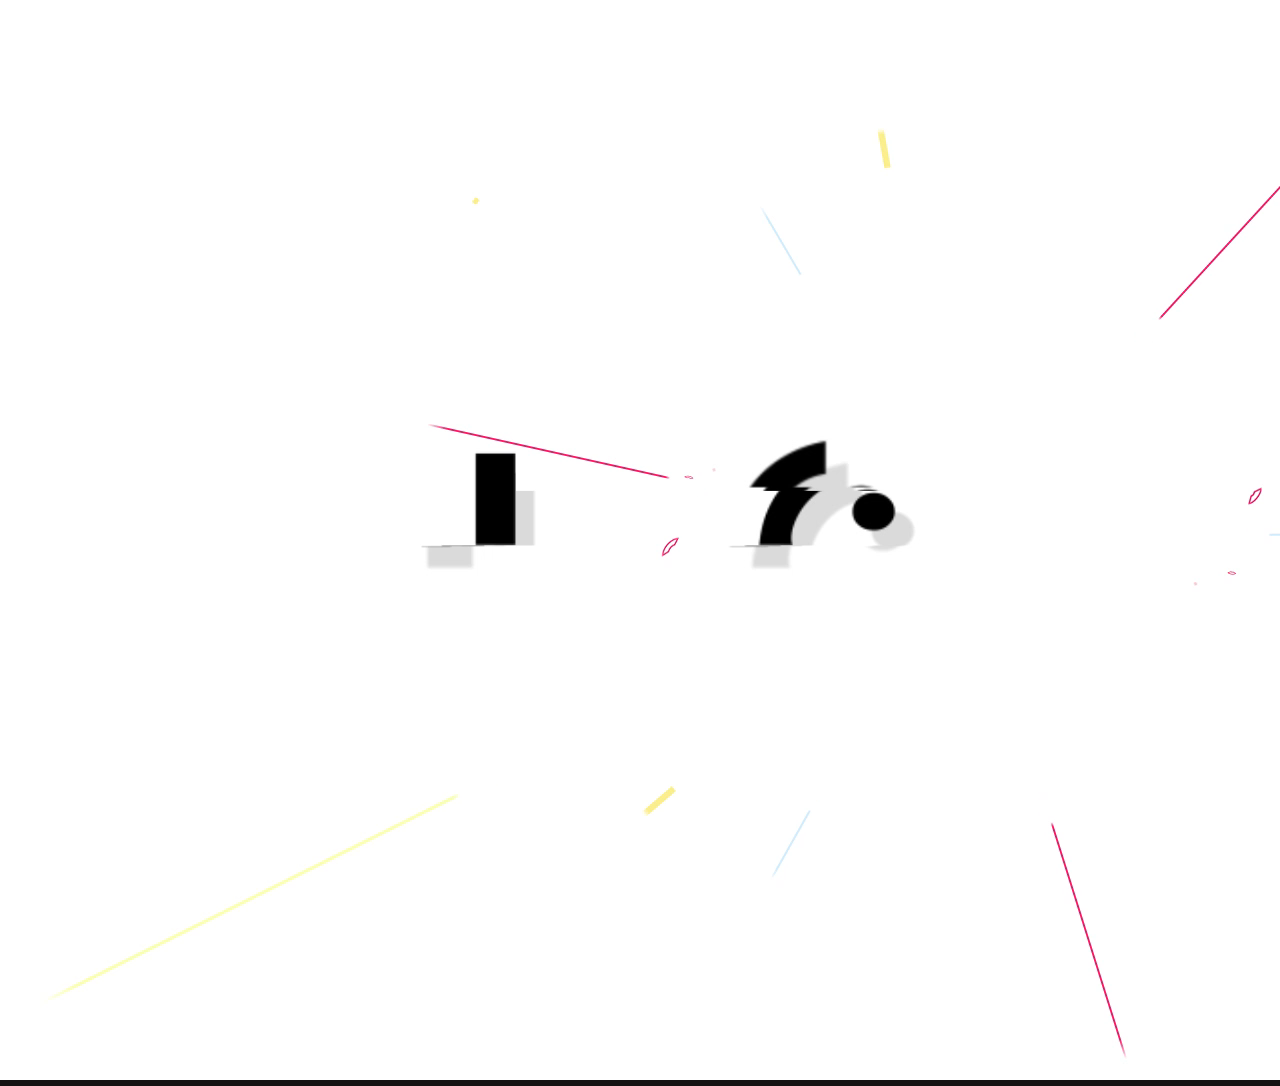
<file: index.html>
<!doctype html>
<html lang="en">

<head>
	
	<!-- Required meta tags -->
	<meta charset="utf-8">
	<meta name="viewport" content="width=device-width, initial-scale=1">
	<link rel="stylesheet" href="assets/css/style.css">
	<!--favicon-->
	<link rel="icon" href="img/INFINITYfav.png" type="image/png" />
	<!--plugins-->
	<!-- loader-->
	<link href="assets/css/pace.min.css" rel="stylesheet" />
	<script src="assets/js/pace.min.js"></script>
	<!-- Bootstrap CSS -->
	<link href="assets/css/bootstrap.min.css" rel="stylesheet">
	<link href="https://fonts.googleapis.com/css2?family=Roboto:wght@400;500&display=swap" rel="stylesheet">
	<link href="assets/css/app.css" rel="stylesheet">
	<link href="assets/css/icons.css" rel="stylesheet">
	
	
	
	<title>Infinity Agency</title>
</head>

<body class="bg-theme bg-theme2">
	
	<div class="embed-responsive embed-responsive-16by9">
		<video class="embed-responsive-item" id="opening" src="vids/opening.mp4" autoplay muted playsinline   preload="auto" ></video>
	</div>

	<div class="buttonChoiceNone" id="buttonChoice">
		<div class="d-flex  justify-content-center">

			<div class="justify-content-start align-items-end picture d-flex flex-column">
				
				<a href="index.html" class="partepict">
					<img src="img/partenaire2.jpg" alt="Partenaires" class="blur">
				</a>
				<div class="d-flex">

					<p class="partenaires"> Partenaires </p>
				</div>
			</div>
			
			<div class="justify-content-start align-items-start picture d-flex flex-column">
				<a href="index.html">
					<img  class="blur" src="img/Influ3.jpg" alt="Influenceurs">
				</a>
				
				<div class="d-flex">
					<p class="influenceurs">Influenceurs </p>
				</div>
			</div>

		</div>
	</div>


	
	<!--end switcher-->
	<!-- Bootstrap JS -->
	<script src="assets/js/bootstrap.bundle.min.js"></script>
	<!--plugins-->
	<script src="assets/js/jquery.min.js"></script>
	<script src="assets/plugins/simplebar/js/simplebar.min.js"></script>
	<script src="assets/plugins/metismenu/js/metisMenu.min.js"></script>
	<script src="assets/plugins/perfect-scrollbar/js/perfect-scrollbar.js"></script>
	<script src="assets/plugins/chartjs/js/Chart.min.js"></script>
	<script src="assets/plugins/vectormap/jquery-jvectormap-2.0.2.min.js"></script>
    <script src="assets/plugins/vectormap/jquery-jvectormap-world-mill-en.js"></script>
	<script src="assets/plugins/jquery.easy-pie-chart/jquery.easypiechart.min.js"></script>
	<script src="assets/plugins/sparkline-charts/jquery.sparkline.min.js"></script>
	<script src="assets/plugins/jquery-knob/excanvas.js"></script>
	<script src="assets/plugins/jquery-knob/jquery.knob.js"></script>
	  <script>
		  $(function() {
			  $(".knob").knob();
		  });
	  </script>
	  <script src="assets/js/index.js"></script>
	<!--app JS-->
	<script src="assets/js/app.js"></script>
	<script src="assets/js/script.js"></script>
</body>

</html>
</file>
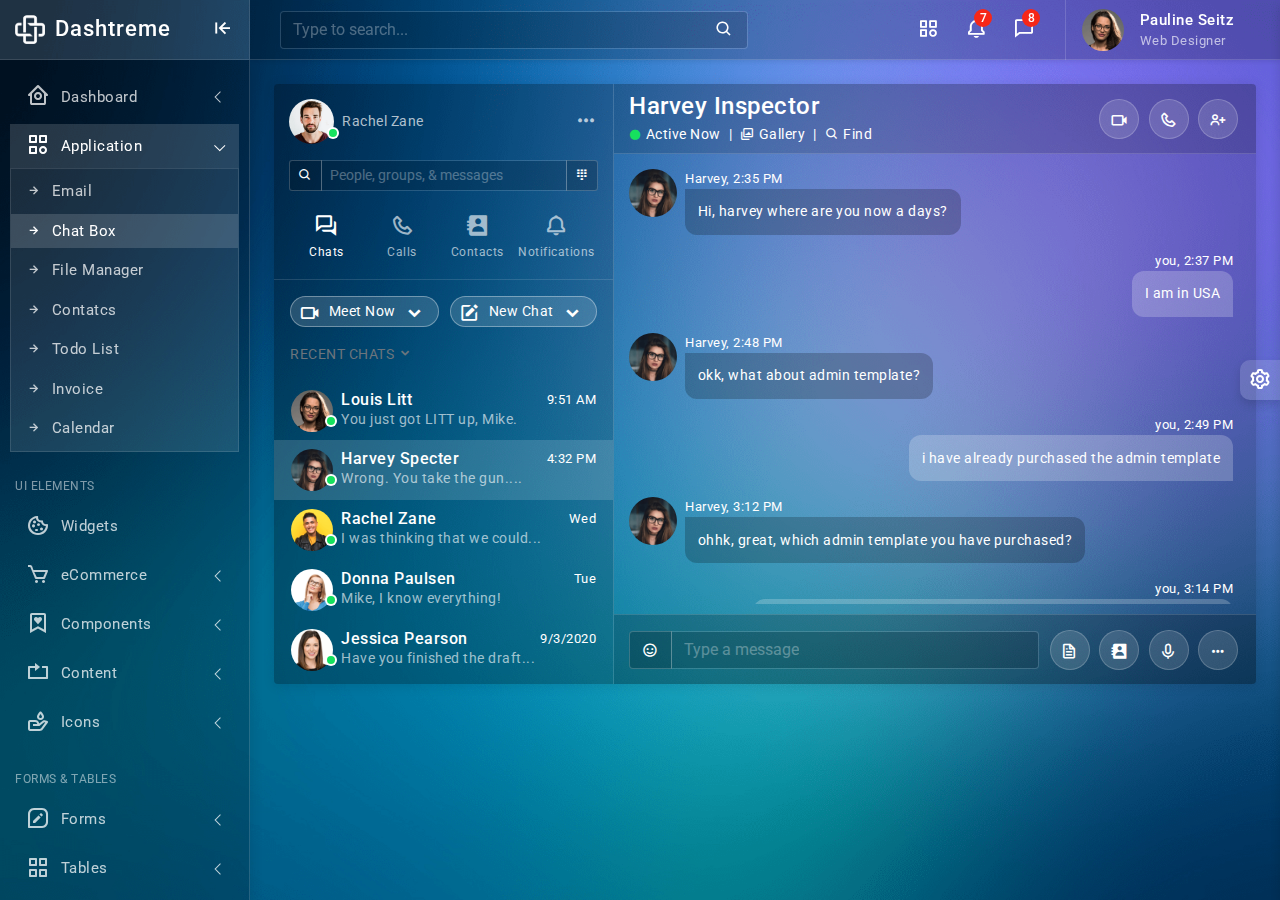
<file: app-chat-box.html>
<!doctype html>
<html lang="en">

<head>
	<!-- Required meta tags -->
	<meta charset="utf-8">
	<meta name="viewport" content="width=device-width, initial-scale=1">
	<!--favicon-->
	<link rel="icon" href="assets/images/favicon-32x32.png" type="image/png" />
	<!--plugins-->
	<link href="assets/plugins/simplebar/css/simplebar.css" rel="stylesheet" />
	<link href="assets/plugins/perfect-scrollbar/css/perfect-scrollbar.css" rel="stylesheet" />
	<link href="assets/plugins/metismenu/css/metisMenu.min.css" rel="stylesheet" />
	<!-- loader-->
	<link href="assets/css/pace.min.css" rel="stylesheet" />
	<script src="assets/js/pace.min.js"></script>
	<!-- Bootstrap CSS -->
	<link href="assets/css/bootstrap.min.css" rel="stylesheet">
	<link href="https://fonts.googleapis.com/css2?family=Roboto:wght@400;500&display=swap" rel="stylesheet">
	<link href="assets/css/app.css" rel="stylesheet">
	<link href="assets/css/icons.css" rel="stylesheet">
	
	<title>Dashtreme - Multipurpose Bootstrap5 Admin Template</title>
</head>

<body class="bg-theme bg-theme1">
	<!--wrapper-->
	<div class="wrapper">
		<!--sidebar wrapper -->
		<div class="sidebar-wrapper" data-simplebar="true">
			<div class="sidebar-header">
				<div>
					<img src="assets/images/logo-icon.png" class="logo-icon" alt="logo icon">
				</div>
				<div>
					<h4 class="logo-text">Dashtreme</h4>
				</div>
				<div class="toggle-icon ms-auto"><i class='bx bx-arrow-to-left'></i>
				</div>
			</div>
			<!--navigation-->
			<ul class="metismenu" id="menu">
				<li>
					<a href="javascript:;" class="has-arrow">
						<div class="parent-icon"><i class='bx bx-home-circle'></i>
						</div>
						<div class="menu-title">Dashboard</div>
					</a>
					<ul>
						<li> <a href="index.html"><i class="bx bx-right-arrow-alt"></i>Default</a>
						</li>
						<li> <a href="dashboard-eCommerce.html"><i class="bx bx-right-arrow-alt"></i>eCommerce</a>
						</li>
						<li> <a href="dashboard-sales.html"><i class="bx bx-right-arrow-alt"></i>Sales</a>
						</li>
						<li> <a href="dashboard-analytics.html"><i class="bx bx-right-arrow-alt"></i>Analytics</a>
						</li>
						<li> <a href="dashboard-alternate.html"><i class="bx bx-right-arrow-alt"></i>Alternate</a>
						</li>
						<li> <a href="dashboard-digital-marketing.html"><i class="bx bx-right-arrow-alt"></i>Digital Marketing</a>
						</li>
						<li> <a href="dashboard-human-resources.html"><i class="bx bx-right-arrow-alt"></i>Human Resources</a>
						</li>
					</ul>
				</li>
				<li>
					<a href="javascript:;" class="has-arrow">
						<div class="parent-icon"><i class="bx bx-category"></i>
						</div>
						<div class="menu-title">Application</div>
					</a>
					<ul>
						<li> <a href="app-emailbox.html"><i class="bx bx-right-arrow-alt"></i>Email</a>
						</li>
						<li> <a href="app-chat-box.html"><i class="bx bx-right-arrow-alt"></i>Chat Box</a>
						</li>
						<li> <a href="app-file-manager.html"><i class="bx bx-right-arrow-alt"></i>File Manager</a>
						</li>
						<li> <a href="app-contact-list.html"><i class="bx bx-right-arrow-alt"></i>Contatcs</a>
						</li>
						<li> <a href="app-to-do.html"><i class="bx bx-right-arrow-alt"></i>Todo List</a>
						</li>
						<li> <a href="app-invoice.html"><i class="bx bx-right-arrow-alt"></i>Invoice</a>
						</li>
						<li> <a href="app-fullcalender.html"><i class="bx bx-right-arrow-alt"></i>Calendar</a>
						</li>
					</ul>
				</li>
				<li class="menu-label">UI Elements</li>
				<li>
					<a href="widgets.html">
						<div class="parent-icon"><i class='bx bx-cookie'></i>
						</div>
						<div class="menu-title">Widgets</div>
					</a>
				</li>
				<li>
					<a href="javascript:;" class="has-arrow">
						<div class="parent-icon"><i class='bx bx-cart'></i>
						</div>
						<div class="menu-title">eCommerce</div>
					</a>
					<ul>
						<li> <a href="ecommerce-products.html"><i class="bx bx-right-arrow-alt"></i>Products</a>
						</li>
						<li> <a href="ecommerce-products-details.html"><i class="bx bx-right-arrow-alt"></i>Product Details</a>
						</li>
						<li> <a href="ecommerce-add-new-products.html"><i class="bx bx-right-arrow-alt"></i>Add New Products</a>
						</li>
						<li> <a href="ecommerce-orders.html"><i class="bx bx-right-arrow-alt"></i>Orders</a>
						</li>
					</ul>
				</li>
				<li>
					<a class="has-arrow" href="javascript:;">
						<div class="parent-icon"><i class='bx bx-bookmark-heart'></i>
						</div>
						<div class="menu-title">Components</div>
					</a>
					<ul>
						<li> <a href="component-alerts.html"><i class="bx bx-right-arrow-alt"></i>Alerts</a>
						</li>
						<li> <a href="component-accordions.html"><i class="bx bx-right-arrow-alt"></i>Accordions</a>
						</li>
						<li> <a href="component-badges.html"><i class="bx bx-right-arrow-alt"></i>Badges</a>
						</li>
						<li> <a href="component-buttons.html"><i class="bx bx-right-arrow-alt"></i>Buttons</a>
						</li>
						<li> <a href="component-cards.html"><i class="bx bx-right-arrow-alt"></i>Cards</a>
						</li>
						<li> <a href="component-carousels.html"><i class="bx bx-right-arrow-alt"></i>Carousels</a>
						</li>
						<li> <a href="component-list-groups.html"><i class="bx bx-right-arrow-alt"></i>List Groups</a>
						</li>
						<li> <a href="component-media-object.html"><i class="bx bx-right-arrow-alt"></i>Media Objects</a>
						</li>
						<li> <a href="component-modals.html"><i class="bx bx-right-arrow-alt"></i>Modals</a>
						</li>
						<li> <a href="component-navs-tabs.html"><i class="bx bx-right-arrow-alt"></i>Navs & Tabs</a>
						</li>
						<li> <a href="component-navbar.html"><i class="bx bx-right-arrow-alt"></i>Navbar</a>
						</li>
						<li> <a href="component-paginations.html"><i class="bx bx-right-arrow-alt"></i>Pagination</a>
						</li>
						<li> <a href="component-popovers-tooltips.html"><i class="bx bx-right-arrow-alt"></i>Popovers & Tooltips</a>
						</li>
						<li> <a href="component-progress-bars.html"><i class="bx bx-right-arrow-alt"></i>Progress</a>
						</li>
						<li> <a href="component-spinners.html"><i class="bx bx-right-arrow-alt"></i>Spinners</a>
						</li>
						<li> <a href="component-notifications.html"><i class="bx bx-right-arrow-alt"></i>Notifications</a>
						</li>
						<li> <a href="component-avtars-chips.html"><i class="bx bx-right-arrow-alt"></i>Avatrs & Chips</a>
						</li>
					</ul>
				</li>
				<li>
					<a class="has-arrow" href="javascript:;">
						<div class="parent-icon"><i class="bx bx-repeat"></i>
						</div>
						<div class="menu-title">Content</div>
					</a>
					<ul>
						<li> <a href="content-grid-system.html"><i class="bx bx-right-arrow-alt"></i>Grid System</a>
						</li>
						<li> <a href="content-typography.html"><i class="bx bx-right-arrow-alt"></i>Typography</a>
						</li>
						<li> <a href="content-text-utilities.html"><i class="bx bx-right-arrow-alt"></i>Text Utilities</a>
						</li>
					</ul>
				</li>
				<li>
					<a class="has-arrow" href="javascript:;">
						<div class="parent-icon"> <i class="bx bx-donate-blood"></i>
						</div>
						<div class="menu-title">Icons</div>
					</a>
					<ul>
						<li> <a href="icons-line-icons.html"><i class="bx bx-right-arrow-alt"></i>Line Icons</a>
						</li>
						<li> <a href="icons-boxicons.html"><i class="bx bx-right-arrow-alt"></i>Boxicons</a>
						</li>
						<li> <a href="icons-feather-icons.html"><i class="bx bx-right-arrow-alt"></i>Feather Icons</a>
						</li>
					</ul>
				</li>
				<li class="menu-label">Forms & Tables</li>
				<li>
					<a class="has-arrow" href="javascript:;">
						<div class="parent-icon"><i class='bx bx-message-square-edit'></i>
						</div>
						<div class="menu-title">Forms</div>
					</a>
					<ul>
						<li> <a href="form-elements.html"><i class="bx bx-right-arrow-alt"></i>Form Elements</a>
						</li>
						<li> <a href="form-input-group.html"><i class="bx bx-right-arrow-alt"></i>Input Groups</a>
						</li>
						<li> <a href="form-layouts.html"><i class="bx bx-right-arrow-alt"></i>Forms Layouts</a>
						</li>
						<li> <a href="form-validations.html"><i class="bx bx-right-arrow-alt"></i>Form Validation</a>
						</li>
						<li> <a href="form-wizard.html"><i class="bx bx-right-arrow-alt"></i>Form Wizard</a>
						</li>
						<li> <a href="form-text-editor.html"><i class="bx bx-right-arrow-alt"></i>Text Editor</a>
						</li>
						<li> <a href="form-file-upload.html"><i class="bx bx-right-arrow-alt"></i>File Upload</a>
						</li>
						<li> <a href="form-date-time-pickes.html"><i class="bx bx-right-arrow-alt"></i>Date Pickers</a>
						</li>
						<li> <a href="form-select2.html"><i class="bx bx-right-arrow-alt"></i>Select2</a>
						</li>
					</ul>
				</li>
				<li>
					<a class="has-arrow" href="javascript:;">
						<div class="parent-icon"><i class="bx bx-grid-alt"></i>
						</div>
						<div class="menu-title">Tables</div>
					</a>
					<ul>
						<li> <a href="table-basic-table.html"><i class="bx bx-right-arrow-alt"></i>Basic Table</a>
						</li>
						<li> <a href="table-datatable.html"><i class="bx bx-right-arrow-alt"></i>Data Table</a>
						</li>
					</ul>
				</li>
				<li class="menu-label">Pages</li>
				<li>
					<a class="has-arrow" href="javascript:;">
						<div class="parent-icon"><i class="bx bx-lock"></i>
						</div>
						<div class="menu-title">Authentication</div>
					</a>
					<ul>
						<li> <a href="authentication-signin.html" target="_blank"><i class="bx bx-right-arrow-alt"></i>Sign In</a>
						</li>
						<li> <a href="authentication-signup.html" target="_blank"><i class="bx bx-right-arrow-alt"></i>Sign Up</a>
						</li>
						<li> <a href="authentication-signin-with-header-footer.html" target="_blank"><i class="bx bx-right-arrow-alt"></i>Sign In with Header & Footer</a>
						</li>
						<li> <a href="authentication-signup-with-header-footer.html" target="_blank"><i class="bx bx-right-arrow-alt"></i>Sign Up with Header & Footer</a>
						</li>
						<li> <a href="authentication-forgot-password.html" target="_blank"><i class="bx bx-right-arrow-alt"></i>Forgot Password</a>
						</li>
						<li> <a href="authentication-reset-password.html" target="_blank"><i class="bx bx-right-arrow-alt"></i>Reset Password</a>
						</li>
						<li> <a href="authentication-lock-screen.html" target="_blank"><i class="bx bx-right-arrow-alt"></i>Lock Screen</a>
						</li>
					</ul>
				</li>
				<li>
					<a href="user-profile.html">
						<div class="parent-icon"><i class="bx bx-user-circle"></i>
						</div>
						<div class="menu-title">User Profile</div>
					</a>
				</li>
				<li>
					<a href="timeline.html">
						<div class="parent-icon"> <i class="bx bx-video-recording"></i>
						</div>
						<div class="menu-title">Timeline</div>
					</a>
				</li>
				<li>
					<a class="has-arrow" href="javascript:;">
						<div class="parent-icon"><i class="bx bx-error"></i>
						</div>
						<div class="menu-title">Errors</div>
					</a>
					<ul>
						<li> <a href="errors-404-error.html" target="_blank"><i class="bx bx-right-arrow-alt"></i>404 Error</a>
						</li>
						<li> <a href="errors-500-error.html" target="_blank"><i class="bx bx-right-arrow-alt"></i>500 Error</a>
						</li>
						<li> <a href="errors-coming-soon.html" target="_blank"><i class="bx bx-right-arrow-alt"></i>Coming Soon</a>
						</li>
						<li> <a href="error-blank-page.html" target="_blank"><i class="bx bx-right-arrow-alt"></i>Blank Page</a>
						</li>
					</ul>
				</li>
				<li>
					<a href="faq.html">
						<div class="parent-icon"><i class="bx bx-help-circle"></i>
						</div>
						<div class="menu-title">FAQ</div>
					</a>
				</li>
				<li>
					<a href="pricing-table.html">
						<div class="parent-icon"><i class="bx bx-diamond"></i>
						</div>
						<div class="menu-title">Pricing</div>
					</a>
				</li>
				<li class="menu-label">Charts & Maps</li>
				<li>
					<a class="has-arrow" href="javascript:;">
						<div class="parent-icon"><i class="bx bx-line-chart"></i>
						</div>
						<div class="menu-title">Charts</div>
					</a>
					<ul>
						<li> <a href="charts-apex-chart.html"><i class="bx bx-right-arrow-alt"></i>Apex</a>
						</li>
						<li> <a href="charts-chartjs.html"><i class="bx bx-right-arrow-alt"></i>Chartjs</a>
						</li>
						<li> <a href="charts-highcharts.html"><i class="bx bx-right-arrow-alt"></i>Highcharts</a>
						</li>
					</ul>
				</li>
				<li>
					<a class="has-arrow" href="javascript:;">
						<div class="parent-icon"><i class="bx bx-map-alt"></i>
						</div>
						<div class="menu-title">Maps</div>
					</a>
					<ul>
						<li> <a href="map-google-maps.html"><i class="bx bx-right-arrow-alt"></i>Google Maps</a>
						</li>
						<li> <a href="map-vector-maps.html"><i class="bx bx-right-arrow-alt"></i>Vector Maps</a>
						</li>
					</ul>
				</li>
				<li class="menu-label">Others</li>
				<li>
					<a class="has-arrow" href="javascript:;">
						<div class="parent-icon"><i class="bx bx-menu"></i>
						</div>
						<div class="menu-title">Menu Levels</div>
					</a>
					<ul>
						<li> <a class="has-arrow" href="javascript:;"><i class="bx bx-right-arrow-alt"></i>Level One</a>
							<ul>
								<li> <a class="has-arrow" href="javascript:;"><i class="bx bx-right-arrow-alt"></i>Level Two</a>
									<ul>
										<li> <a href="javascript:;"><i class="bx bx-right-arrow-alt"></i>Level Three</a>
										</li>
									</ul>
								</li>
							</ul>
						</li>
					</ul>
				</li>
				<li>
					<a href="https://codervent.com/dashtreme/documentation/index.html" target="_blank">
						<div class="parent-icon"><i class="bx bx-folder"></i>
						</div>
						<div class="menu-title">Documentation</div>
					</a>
				</li>
				<li>
					<a href="https://themeforest.net/user/codervent" target="_blank">
						<div class="parent-icon"><i class="bx bx-support"></i>
						</div>
						<div class="menu-title">Support</div>
					</a>
				</li>
			</ul>
			<!--end navigation-->
		</div>
		<!--end sidebar wrapper -->
		<!--start header -->
		<header>
			<div class="topbar d-flex align-items-center">
				<nav class="navbar navbar-expand">
					<div class="mobile-toggle-menu"><i class='bx bx-menu'></i>
					</div>
					<div class="search-bar flex-grow-1">
						<div class="position-relative search-bar-box">
							<input type="text" class="form-control search-control" placeholder="Type to search..."> <span class="position-absolute top-50 search-show translate-middle-y"><i class='bx bx-search'></i></span>
							<span class="position-absolute top-50 search-close translate-middle-y"><i class='bx bx-x'></i></span>
						</div>
					</div>
					<div class="top-menu ms-auto">
						<ul class="navbar-nav align-items-center">
							<li class="nav-item mobile-search-icon">
								<a class="nav-link" href="#">	<i class='bx bx-search'></i>
								</a>
							</li>
							<li class="nav-item dropdown dropdown-large">
								<a class="nav-link dropdown-toggle dropdown-toggle-nocaret" href="#" role="button" data-bs-toggle="dropdown" aria-expanded="false">	<i class='bx bx-category'></i>
								</a>
								<div class="dropdown-menu dropdown-menu-end">
									<div class="row row-cols-3 g-3 p-3">
										<div class="col text-center">
											<div class="app-box mx-auto"><i class='bx bx-group'></i>
											</div>
											<div class="app-title">Teams</div>
										</div>
										<div class="col text-center">
											<div class="app-box mx-auto"><i class='bx bx-atom'></i>
											</div>
											<div class="app-title">Projects</div>
										</div>
										<div class="col text-center">
											<div class="app-box mx-auto"><i class='bx bx-shield'></i>
											</div>
											<div class="app-title">Tasks</div>
										</div>
										<div class="col text-center">
											<div class="app-box mx-auto"><i class='bx bx-notification'></i>
											</div>
											<div class="app-title">Feeds</div>
										</div>
										<div class="col text-center">
											<div class="app-box mx-auto"><i class='bx bx-file'></i>
											</div>
											<div class="app-title">Files</div>
										</div>
										<div class="col text-center">
											<div class="app-box mx-auto"><i class='bx bx-filter-alt'></i>
											</div>
											<div class="app-title">Alerts</div>
										</div>
									</div>
								</div>
							</li>
							<li class="nav-item dropdown dropdown-large">
								<a class="nav-link dropdown-toggle dropdown-toggle-nocaret position-relative" href="#" role="button" data-bs-toggle="dropdown" aria-expanded="false"> <span class="alert-count">7</span>
									<i class='bx bx-bell'></i>
								</a>
								<div class="dropdown-menu dropdown-menu-end">
									<a href="javascript:;">
										<div class="msg-header">
											<p class="msg-header-title">Notifications</p>
											<p class="msg-header-clear ms-auto">Marks all as read</p>
										</div>
									</a>
									<div class="header-notifications-list">
										<a class="dropdown-item" href="javascript:;">
											<div class="d-flex align-items-center">
												<div class="notify"><i class="bx bx-group"></i>
												</div>
												<div class="flex-grow-1">
													<h6 class="msg-name">New Customers<span class="msg-time float-end">14 Sec
												ago</span></h6>
													<p class="msg-info">5 new user registered</p>
												</div>
											</div>
										</a>
										<a class="dropdown-item" href="javascript:;">
											<div class="d-flex align-items-center">
												<div class="notify"><i class="bx bx-cart-alt"></i>
												</div>
												<div class="flex-grow-1">
													<h6 class="msg-name">New Orders <span class="msg-time float-end">2 min
												ago</span></h6>
													<p class="msg-info">You have recived new orders</p>
												</div>
											</div>
										</a>
										<a class="dropdown-item" href="javascript:;">
											<div class="d-flex align-items-center">
												<div class="notify"><i class="bx bx-file"></i>
												</div>
												<div class="flex-grow-1">
													<h6 class="msg-name">24 PDF File<span class="msg-time float-end">19 min
												ago</span></h6>
													<p class="msg-info">The pdf files generated</p>
												</div>
											</div>
										</a>
										<a class="dropdown-item" href="javascript:;">
											<div class="d-flex align-items-center">
												<div class="notify"><i class="bx bx-send"></i>
												</div>
												<div class="flex-grow-1">
													<h6 class="msg-name">Time Response <span class="msg-time float-end">28 min
												ago</span></h6>
													<p class="msg-info">5.1 min avarage time response</p>
												</div>
											</div>
										</a>
										<a class="dropdown-item" href="javascript:;">
											<div class="d-flex align-items-center">
												<div class="notify"><i class="bx bx-home-circle"></i>
												</div>
												<div class="flex-grow-1">
													<h6 class="msg-name">New Product Approved <span
												class="msg-time float-end">2 hrs ago</span></h6>
													<p class="msg-info">Your new product has approved</p>
												</div>
											</div>
										</a>
										<a class="dropdown-item" href="javascript:;">
											<div class="d-flex align-items-center">
												<div class="notify"><i class="bx bx-message-detail"></i>
												</div>
												<div class="flex-grow-1">
													<h6 class="msg-name">New Comments <span class="msg-time float-end">4 hrs
												ago</span></h6>
													<p class="msg-info">New customer comments recived</p>
												</div>
											</div>
										</a>
										<a class="dropdown-item" href="javascript:;">
											<div class="d-flex align-items-center">
												<div class="notify"><i class='bx bx-check-square'></i>
												</div>
												<div class="flex-grow-1">
													<h6 class="msg-name">Your item is shipped <span class="msg-time float-end">5 hrs
												ago</span></h6>
													<p class="msg-info">Successfully shipped your item</p>
												</div>
											</div>
										</a>
										<a class="dropdown-item" href="javascript:;">
											<div class="d-flex align-items-center">
												<div class="notify"><i class='bx bx-user-pin'></i>
												</div>
												<div class="flex-grow-1">
													<h6 class="msg-name">New 24 authors<span class="msg-time float-end">1 day
												ago</span></h6>
													<p class="msg-info">24 new authors joined last week</p>
												</div>
											</div>
										</a>
										<a class="dropdown-item" href="javascript:;">
											<div class="d-flex align-items-center">
												<div class="notify"><i class='bx bx-door-open'></i>
												</div>
												<div class="flex-grow-1">
													<h6 class="msg-name">Defense Alerts <span class="msg-time float-end">2 weeks
												ago</span></h6>
													<p class="msg-info">45% less alerts last 4 weeks</p>
												</div>
											</div>
										</a>
									</div>
									<a href="javascript:;">
										<div class="text-center msg-footer">View All Notifications</div>
									</a>
								</div>
							</li>
							<li class="nav-item dropdown dropdown-large">
								<a class="nav-link dropdown-toggle dropdown-toggle-nocaret position-relative" href="#" role="button" data-bs-toggle="dropdown" aria-expanded="false"> <span class="alert-count">8</span>
									<i class='bx bx-comment'></i>
								</a>
								<div class="dropdown-menu dropdown-menu-end">
									<a href="javascript:;">
										<div class="msg-header">
											<p class="msg-header-title">Messages</p>
											<p class="msg-header-clear ms-auto">Marks all as read</p>
										</div>
									</a>
									<div class="header-message-list">
										<a class="dropdown-item" href="javascript:;">
											<div class="d-flex align-items-center">
												<div class="user-online">
													<img src="assets/images/avatars/avatar-1.png" class="msg-avatar" alt="user avatar">
												</div>
												<div class="flex-grow-1">
													<h6 class="msg-name">Daisy Anderson <span class="msg-time float-end">5 sec
												ago</span></h6>
													<p class="msg-info">The standard chunk of lorem</p>
												</div>
											</div>
										</a>
										<a class="dropdown-item" href="javascript:;">
											<div class="d-flex align-items-center">
												<div class="user-online">
													<img src="assets/images/avatars/avatar-2.png" class="msg-avatar" alt="user avatar">
												</div>
												<div class="flex-grow-1">
													<h6 class="msg-name">Althea Cabardo <span class="msg-time float-end">14
												sec ago</span></h6>
													<p class="msg-info">Many desktop publishing packages</p>
												</div>
											</div>
										</a>
										<a class="dropdown-item" href="javascript:;">
											<div class="d-flex align-items-center">
												<div class="user-online">
													<img src="assets/images/avatars/avatar-3.png" class="msg-avatar" alt="user avatar">
												</div>
												<div class="flex-grow-1">
													<h6 class="msg-name">Oscar Garner <span class="msg-time float-end">8 min
												ago</span></h6>
													<p class="msg-info">Various versions have evolved over</p>
												</div>
											</div>
										</a>
										<a class="dropdown-item" href="javascript:;">
											<div class="d-flex align-items-center">
												<div class="user-online">
													<img src="assets/images/avatars/avatar-4.png" class="msg-avatar" alt="user avatar">
												</div>
												<div class="flex-grow-1">
													<h6 class="msg-name">Katherine Pechon <span class="msg-time float-end">15
												min ago</span></h6>
													<p class="msg-info">Making this the first true generator</p>
												</div>
											</div>
										</a>
										<a class="dropdown-item" href="javascript:;">
											<div class="d-flex align-items-center">
												<div class="user-online">
													<img src="assets/images/avatars/avatar-5.png" class="msg-avatar" alt="user avatar">
												</div>
												<div class="flex-grow-1">
													<h6 class="msg-name">Amelia Doe <span class="msg-time float-end">22 min
												ago</span></h6>
													<p class="msg-info">Duis aute irure dolor in reprehenderit</p>
												</div>
											</div>
										</a>
										<a class="dropdown-item" href="javascript:;">
											<div class="d-flex align-items-center">
												<div class="user-online">
													<img src="assets/images/avatars/avatar-6.png" class="msg-avatar" alt="user avatar">
												</div>
												<div class="flex-grow-1">
													<h6 class="msg-name">Cristina Jhons <span class="msg-time float-end">2 hrs
												ago</span></h6>
													<p class="msg-info">The passage is attributed to an unknown</p>
												</div>
											</div>
										</a>
										<a class="dropdown-item" href="javascript:;">
											<div class="d-flex align-items-center">
												<div class="user-online">
													<img src="assets/images/avatars/avatar-7.png" class="msg-avatar" alt="user avatar">
												</div>
												<div class="flex-grow-1">
													<h6 class="msg-name">James Caviness <span class="msg-time float-end">4 hrs
												ago</span></h6>
													<p class="msg-info">The point of using Lorem</p>
												</div>
											</div>
										</a>
										<a class="dropdown-item" href="javascript:;">
											<div class="d-flex align-items-center">
												<div class="user-online">
													<img src="assets/images/avatars/avatar-8.png" class="msg-avatar" alt="user avatar">
												</div>
												<div class="flex-grow-1">
													<h6 class="msg-name">Peter Costanzo <span class="msg-time float-end">6 hrs
												ago</span></h6>
													<p class="msg-info">It was popularised in the 1960s</p>
												</div>
											</div>
										</a>
										<a class="dropdown-item" href="javascript:;">
											<div class="d-flex align-items-center">
												<div class="user-online">
													<img src="assets/images/avatars/avatar-9.png" class="msg-avatar" alt="user avatar">
												</div>
												<div class="flex-grow-1">
													<h6 class="msg-name">David Buckley <span class="msg-time float-end">2 hrs
												ago</span></h6>
													<p class="msg-info">Various versions have evolved over</p>
												</div>
											</div>
										</a>
										<a class="dropdown-item" href="javascript:;">
											<div class="d-flex align-items-center">
												<div class="user-online">
													<img src="assets/images/avatars/avatar-10.png" class="msg-avatar" alt="user avatar">
												</div>
												<div class="flex-grow-1">
													<h6 class="msg-name">Thomas Wheeler <span class="msg-time float-end">2 days
												ago</span></h6>
													<p class="msg-info">If you are going to use a passage</p>
												</div>
											</div>
										</a>
										<a class="dropdown-item" href="javascript:;">
											<div class="d-flex align-items-center">
												<div class="user-online">
													<img src="assets/images/avatars/avatar-11.png" class="msg-avatar" alt="user avatar">
												</div>
												<div class="flex-grow-1">
													<h6 class="msg-name">Johnny Seitz <span class="msg-time float-end">5 days
												ago</span></h6>
													<p class="msg-info">All the Lorem Ipsum generators</p>
												</div>
											</div>
										</a>
									</div>
									<a href="javascript:;">
										<div class="text-center msg-footer">View All Messages</div>
									</a>
								</div>
							</li>
						</ul>
					</div>
					<div class="user-box dropdown">
						<a class="d-flex align-items-center nav-link dropdown-toggle dropdown-toggle-nocaret" href="#" role="button" data-bs-toggle="dropdown" aria-expanded="false">
							<img src="assets/images/avatars/avatar-2.png" class="user-img" alt="user avatar">
							<div class="user-info ps-3">
								<p class="user-name mb-0">Pauline Seitz</p>
								<p class="designattion mb-0">Web Designer</p>
							</div>
						</a>
						<ul class="dropdown-menu dropdown-menu-end">
							<li><a class="dropdown-item" href="javascript:;"><i class="bx bx-user"></i><span>Profile</span></a>
							</li>
							<li><a class="dropdown-item" href="javascript:;"><i class="bx bx-cog"></i><span>Settings</span></a>
							</li>
							<li><a class="dropdown-item" href="javascript:;"><i class='bx bx-home-circle'></i><span>Dashboard</span></a>
							</li>
							<li><a class="dropdown-item" href="javascript:;"><i class='bx bx-dollar-circle'></i><span>Earnings</span></a>
							</li>
							<li><a class="dropdown-item" href="javascript:;"><i class='bx bx-download'></i><span>Downloads</span></a>
							</li>
							<li>
								<div class="dropdown-divider mb-0"></div>
							</li>
							<li><a class="dropdown-item" href="javascript:;"><i class='bx bx-log-out-circle'></i><span>Logout</span></a>
							</li>
						</ul>
					</div>
				</nav>
			</div>
		</header>
		<!--end header -->
		<!--start page wrapper -->
		<div class="page-wrapper">
			<div class="page-content">
				<div class="chat-wrapper">
					<div class="chat-sidebar">
						<div class="chat-sidebar-header">
							<div class="d-flex align-items-center">
								<div class="chat-user-online">
									<img src="assets/images/avatars/avatar-1.png" width="45" height="45" class="rounded-circle" alt="" />
								</div>
								<div class="flex-grow-1 ms-2">
									<p class="mb-0">Rachel Zane</p>
								</div>
								<div class="dropdown">
									<div class="cursor-pointer font-24 dropdown-toggle dropdown-toggle-nocaret" data-bs-toggle="dropdown"><i class='bx bx-dots-horizontal-rounded'></i>
									</div>
									<div class="dropdown-menu dropdown-menu-end"> <a class="dropdown-item" href="javascript:;">Settings</a>
										<div class="dropdown-divider"></div>	<a class="dropdown-item" href="javascript:;">Help & Feedback</a>
										<a class="dropdown-item" href="javascript:;">Enable Split View Mode</a>
										<a class="dropdown-item" href="javascript:;">Keyboard Shortcuts</a>
										<div class="dropdown-divider"></div>	<a class="dropdown-item" href="javascript:;">Sign Out</a>
									</div>
								</div>
							</div>
							<div class="mb-3"></div>
							<div class="input-group input-group-sm"> <span class="input-group-text"><i class='bx bx-search'></i></span>
								<input type="text" class="form-control" placeholder="People, groups, & messages"> <span class="input-group-text"><i class='bx bx-dialpad'></i></span>
							</div>
							<div class="chat-tab-menu mt-3">
								<ul class="nav nav-pills nav-justified">
									<li class="nav-item">
										<a class="nav-link active" data-bs-toggle="pill" href="javascript:;">
											<div class="font-24"><i class='bx bx-conversation'></i>
											</div>
											<div><small>Chats</small>
											</div>
										</a>
									</li>
									<li class="nav-item">
										<a class="nav-link" data-bs-toggle="pill" href="javascript:;">
											<div class="font-24"><i class='bx bx-phone'></i>
											</div>
											<div><small>Calls</small>
											</div>
										</a>
									</li>
									<li class="nav-item">
										<a class="nav-link" data-bs-toggle="pill" href="javascript:;">
											<div class="font-24"><i class='bx bxs-contact'></i>
											</div>
											<div><small>Contacts</small>
											</div>
										</a>
									</li>
									<li class="nav-item">
										<a class="nav-link" data-bs-toggle="pill" href="javascript:;">
											<div class="font-24"><i class='bx bx-bell'></i>
											</div>
											<div><small>Notifications</small>
											</div>
										</a>
									</li>
								</ul>
							</div>
						</div>
						<div class="chat-sidebar-content">
							<div class="tab-content" id="pills-tabContent">
								<div class="tab-pane fade show active" id="pills-Chats">
									<div class="p-3">
										<div class="meeting-button d-flex justify-content-between">
											<div class="dropdown"> <a href="#" class="btn btn-light btn-sm radius-30 dropdown-toggle dropdown-toggle-nocaret" data-bs-toggle="dropdown"><i class='bx bx-video me-2'></i>Meet Now<i class='bx bxs-chevron-down ms-2'></i></a>
												<div class="dropdown-menu"> <a class="dropdown-item" href="#">Host a meeting</a>
													<a class="dropdown-item" href="#">Join a meeting</a>
												</div>
											</div>
											<div class="dropdown"> <a href="#" class="btn btn-light btn-sm radius-30 dropdown-toggle dropdown-toggle-nocaret" data-bs-toggle="dropdown" data-display="static"><i class='bx bxs-edit me-2'></i>New Chat<i class='bx bxs-chevron-down ms-2'></i></a>
												<div class="dropdown-menu dropdown-menu-right">	<a class="dropdown-item" href="#">New Group Chat</a>
													<a class="dropdown-item" href="#">New Moderated Group</a>
													<a class="dropdown-item" href="#">New Chat</a>
													<a class="dropdown-item" href="#">New Private Conversation</a>
												</div>
											</div>
										</div>
										<div class="dropdown mt-3"> <a href="#" class="text-uppercase text-secondary dropdown-toggle dropdown-toggle-nocaret" data-bs-toggle="dropdown">Recent Chats <i class='bx bxs-chevron-down'></i></a>
											<div class="dropdown-menu">	<a class="dropdown-item" href="#">Recent Chats</a>
												<a class="dropdown-item" href="#">Hidden Chats</a>
												<div class="dropdown-divider"></div>	<a class="dropdown-item" href="#">Sort by Time</a>
												<a class="dropdown-item" href="#">Sort by Unread</a>
												<div class="dropdown-divider"></div>	<a class="dropdown-item" href="#">Show Favorites</a>
											</div>
										</div>
									</div>
									<div class="chat-list">
										<div class="list-group list-group-flush">
											<a href="javascript:;" class="list-group-item">
												<div class="d-flex">
													<div class="chat-user-online">
														<img src="assets/images/avatars/avatar-2.png" width="42" height="42" class="rounded-circle" alt="" />
													</div>
													<div class="flex-grow-1 ms-2">
														<h6 class="mb-0 chat-title">Louis Litt</h6>
														<p class="mb-0 chat-msg">You just got LITT up, Mike.</p>
													</div>
													<div class="chat-time">9:51 AM</div>
												</div>
											</a>
											<a href="javascript:;" class="list-group-item active">
												<div class="d-flex">
													<div class="chat-user-online">
														<img src="assets/images/avatars/avatar-3.png" width="42" height="42" class="rounded-circle" alt="" />
													</div>
													<div class="flex-grow-1 ms-2">
														<h6 class="mb-0 chat-title">Harvey Specter</h6>
														<p class="mb-0 chat-msg">Wrong. You take the gun....</p>
													</div>
													<div class="chat-time">4:32 PM</div>
												</div>
											</a>
											<a href="javascript:;" class="list-group-item">
												<div class="d-flex">
													<div class="chat-user-online">
														<img src="assets/images/avatars/avatar-4.png" width="42" height="42" class="rounded-circle" alt="" />
													</div>
													<div class="flex-grow-1 ms-2">
														<h6 class="mb-0 chat-title">Rachel Zane</h6>
														<p class="mb-0 chat-msg">I was thinking that we could...</p>
													</div>
													<div class="chat-time">Wed</div>
												</div>
											</a>
											<a href="javascript:;" class="list-group-item">
												<div class="d-flex">
													<div class="chat-user-online">
														<img src="assets/images/avatars/avatar-5.png" width="42" height="42" class="rounded-circle" alt="" />
													</div>
													<div class="flex-grow-1 ms-2">
														<h6 class="mb-0 chat-title">Donna Paulsen</h6>
														<p class="mb-0 chat-msg">Mike, I know everything!</p>
													</div>
													<div class="chat-time">Tue</div>
												</div>
											</a>
											<a href="javascript:;" class="list-group-item">
												<div class="d-flex">
													<div class="chat-user-online">
														<img src="assets/images/avatars/avatar-6.png" width="42" height="42" class="rounded-circle" alt="" />
													</div>
													<div class="flex-grow-1 ms-2">
														<h6 class="mb-0 chat-title">Jessica Pearson</h6>
														<p class="mb-0 chat-msg">Have you finished the draft...</p>
													</div>
													<div class="chat-time">9/3/2020</div>
												</div>
											</a>
											<a href="javascript:;" class="list-group-item">
												<div class="d-flex">
													<div class="chat-user-online">
														<img src="assets/images/avatars/avatar-7.png" width="42" height="42" class="rounded-circle" alt="" />
													</div>
													<div class="flex-grow-1 ms-2">
														<h6 class="mb-0 chat-title">Harold Gunderson</h6>
														<p class="mb-0 chat-msg">Thanks Mike! :)</p>
													</div>
													<div class="chat-time">12/3/2020</div>
												</div>
											</a>
											<a href="javascript:;" class="list-group-item">
												<div class="d-flex">
													<div class="chat-user-online">
														<img src="assets/images/avatars/avatar-9.png" width="42" height="42" class="rounded-circle" alt="" />
													</div>
													<div class="flex-grow-1 ms-2">
														<h6 class="mb-0 chat-title">Katrina Bennett</h6>
														<p class="mb-0 chat-msg">I've sent you the files for...</p>
													</div>
													<div class="chat-time">16/3/2020</div>
												</div>
											</a>
											<a href="javascript:;" class="list-group-item">
												<div class="d-flex">
													<div class="chat-user-online">
														<img src="assets/images/avatars/avatar-10.png" width="42" height="42" class="rounded-circle" alt="" />
													</div>
													<div class="flex-grow-1 ms-2">
														<h6 class="mb-0 chat-title">Charles Forstman</h6>
														<p class="mb-0 chat-msg">Mike, this isn't over.</p>
													</div>
													<div class="chat-time">18/3/2020</div>
												</div>
											</a>
											<a href="javascript:;" class="list-group-item">
												<div class="d-flex">
													<div class="chat-user-online">
														<img src="assets/images/avatars/avatar-11.png" width="42" height="42" class="rounded-circle" alt="" />
													</div>
													<div class="flex-grow-1 ms-2">
														<h6 class="mb-0 chat-title">Jonathan Sidwell</h6>
														<p class="mb-0 chat-msg">That's bullshit. This deal..</p>
													</div>
													<div class="chat-time">24/3/2020</div>
												</div>
											</a>
										</div>
									</div>
								</div>
							</div>
						</div>
					</div>
					<div class="chat-header d-flex align-items-center">
						<div class="chat-toggle-btn"><i class='bx bx-menu-alt-left'></i>
						</div>
						<div>
							<h4 class="mb-1 font-weight-bold">Harvey Inspector</h4>
							<div class="list-inline d-sm-flex mb-0 d-none"> <a href="javascript:;" class="list-inline-item d-flex align-items-center"><small class='bx bxs-circle me-1 chart-online'></small>Active Now</a>
								<a href="javascript:;" class="list-inline-item d-flex align-items-center">|</a>
								<a href="javascript:;" class="list-inline-item d-flex align-items-center"><i class='bx bx-images me-1'></i>Gallery</a>
								<a href="javascript:;" class="list-inline-item d-flex align-items-center">|</a>
								<a href="javascript:;" class="list-inline-item d-flex align-items-center"><i class='bx bx-search me-1'></i>Find</a>
							</div>
						</div>
						<div class="chat-top-header-menu ms-auto"> <a href="javascript:;"><i class='bx bx-video'></i></a>
							<a href="javascript:;"><i class='bx bx-phone'></i></a>
							<a href="javascript:;"><i class='bx bx-user-plus'></i></a>
						</div>
					</div>
					<div class="chat-content">
						<div class="chat-content-leftside">
							<div class="d-flex">
								<img src="assets/images/avatars/avatar-3.png" width="48" height="48" class="rounded-circle" alt="" />
								<div class="flex-grow-1 ms-2">
									<p class="mb-0 chat-time">Harvey, 2:35 PM</p>
									<p class="chat-left-msg">Hi, harvey where are you now a days?</p>
								</div>
							</div>
						</div>
						<div class="chat-content-rightside">
							<div class="d-flex ms-auto">
								<div class="flex-grow-1 me-2">
									<p class="mb-0 chat-time text-end">you, 2:37 PM</p>
									<p class="chat-right-msg">I am in USA</p>
								</div>
							</div>
						</div>
						<div class="chat-content-leftside">
							<div class="d-flex">
								<img src="assets/images/avatars/avatar-3.png" width="48" height="48" class="rounded-circle" alt="" />
								<div class="flex-grow-1 ms-2">
									<p class="mb-0 chat-time">Harvey, 2:48 PM</p>
									<p class="chat-left-msg">okk, what about admin template?</p>
								</div>
							</div>
						</div>
						<div class="chat-content-rightside">
							<div class="d-flex">
								<div class="flex-grow-1 me-2">
									<p class="mb-0 chat-time text-end">you, 2:49 PM</p>
									<p class="chat-right-msg">i have already purchased the admin template</p>
								</div>
							</div>
						</div>
						<div class="chat-content-leftside">
							<div class="d-flex">
								<img src="assets/images/avatars/avatar-3.png" width="48" height="48" class="rounded-circle" alt="" />
								<div class="flex-grow-1 ms-2">
									<p class="mb-0 chat-time">Harvey, 3:12 PM</p>
									<p class="chat-left-msg">ohhk, great, which admin template you have purchased?</p>
								</div>
							</div>
						</div>
						<div class="chat-content-rightside">
							<div class="d-flex">
								<div class="flex-grow-1 me-2">
									<p class="mb-0 chat-time text-end">you, 3:14 PM</p>
									<p class="chat-right-msg">i purchased dashtreme admin template from themeforest. it is very good product for web application</p>
								</div>
							</div>
						</div>
						<div class="chat-content-leftside">
							<div class="d-flex">
								<img src="assets/images/avatars/avatar-3.png" width="48" height="48" class="rounded-circle" alt="" />
								<div class="flex-grow-1 ms-2">
									<p class="mb-0 chat-time">Harvey, 3:16 PM</p>
									<p class="chat-left-msg">who is the author of this template?</p>
								</div>
							</div>
						</div>
						<div class="chat-content-rightside">
							<div class="d-flex">
								<div class="flex-grow-1 me-2">
									<p class="mb-0 chat-time text-end">you, 3:22 PM</p>
									<p class="chat-right-msg">codervent is the author of this admin template</p>
								</div>
							</div>
						</div>
						<div class="chat-content-leftside">
							<div class="d-flex">
								<img src="assets/images/avatars/avatar-3.png" width="48" height="48" class="rounded-circle" alt="" />
								<div class="flex-grow-1 ms-2">
									<p class="mb-0 chat-time">Harvey, 3:16 PM</p>
									<p class="chat-left-msg">ohh i know about this author. he has good admin products in his portfolio.</p>
								</div>
							</div>
						</div>
						<div class="chat-content-rightside">
							<div class="d-flex">
								<div class="flex-grow-1 me-2">
									<p class="mb-0 chat-time text-end">you, 3:30 PM</p>
									<p class="chat-right-msg">yes, codervent has multiple admin templates. also he is very supportive.</p>
								</div>
							</div>
						</div>
						<div class="chat-content-leftside">
							<div class="d-flex">
								<img src="assets/images/avatars/avatar-3.png" width="48" height="48" class="rounded-circle" alt="" />
								<div class="flex-grow-1 ms-2">
									<p class="mb-0 chat-time">Harvey, 3:33 PM</p>
									<p class="chat-left-msg">All the best for your target. thanks for giving your time.</p>
								</div>
							</div>
						</div>
						<div class="chat-content-rightside">
							<div class="d-flex">
								<div class="flex-grow-1 me-2">
									<p class="mb-0 chat-time text-end">you, 3:35 PM</p>
									<p class="chat-right-msg">thanks Harvey</p>
								</div>
							</div>
						</div>
					</div>
					<div class="chat-footer d-flex align-items-center">
						<div class="flex-grow-1 pe-2">
							<div class="input-group">	<span class="input-group-text"><i class='bx bx-smile'></i></span>
								<input type="text" class="form-control" placeholder="Type a message">
							</div>
						</div>
						<div class="chat-footer-menu"> <a href="javascript:;"><i class='bx bx-file'></i></a>
							<a href="javascript:;"><i class='bx bxs-contact'></i></a>
							<a href="javascript:;"><i class='bx bx-microphone'></i></a>
							<a href="javascript:;"><i class='bx bx-dots-horizontal-rounded'></i></a>
						</div>
					</div>
					<!--start chat overlay-->
					<div class="overlay chat-toggle-btn-mobile"></div>
					<!--end chat overlay-->
				</div>
			</div>
		</div>
		<!--end page wrapper -->
		<!--start overlay-->
		<div class="overlay toggle-icon"></div>
		<!--end overlay-->
		<!--Start Back To Top Button--> <a href="javaScript:;" class="back-to-top"><i class='bx bxs-up-arrow-alt'></i></a>
		<!--End Back To Top Button-->
	</div>
	<!--end wrapper-->
	<!--start switcher-->
	<div class="switcher-wrapper">
		<div class="switcher-btn"> <i class='bx bx-cog bx-spin'></i>
		</div>
		<div class="switcher-body">
			<div class="d-flex align-items-center">
				<h5 class="mb-0 text-uppercase">Theme Customizer</h5>
				<button type="button" class="btn-close ms-auto close-switcher" aria-label="Close"></button>
			</div>
			<hr/>
			<p class="mb-0">Gaussian Texture</p>
			<hr>
			<ul class="switcher">
				<li id="theme1"></li>
				<li id="theme2"></li>
				<li id="theme3"></li>
				<li id="theme4"></li>
				<li id="theme5"></li>
				<li id="theme6"></li>
			</ul>
			<hr>
			<p class="mb-0">Gradient Background</p>
			<hr>
			<ul class="switcher">
				<li id="theme7"></li>
				<li id="theme8"></li>
				<li id="theme9"></li>
				<li id="theme10"></li>
				<li id="theme11"></li>
				<li id="theme12"></li>
				<li id="theme13"></li>
				<li id="theme14"></li>
				<li id="theme15"></li>
			  </ul>
		</div>
	</div>
	<!--end switcher-->
	<!-- Bootstrap JS -->
	<script src="assets/js/bootstrap.bundle.min.js"></script>
	<!--plugins-->
	<script src="assets/js/jquery.min.js"></script>
	<script src="assets/plugins/simplebar/js/simplebar.min.js"></script>
	<script src="assets/plugins/metismenu/js/metisMenu.min.js"></script>
	<script src="assets/plugins/perfect-scrollbar/js/perfect-scrollbar.js"></script>
	<script>
		new PerfectScrollbar('.chat-list');
		new PerfectScrollbar('.chat-content');
	</script>
	<!--app JS-->
	<script src="assets/js/app.js"></script>
</body>

</html>
</file>
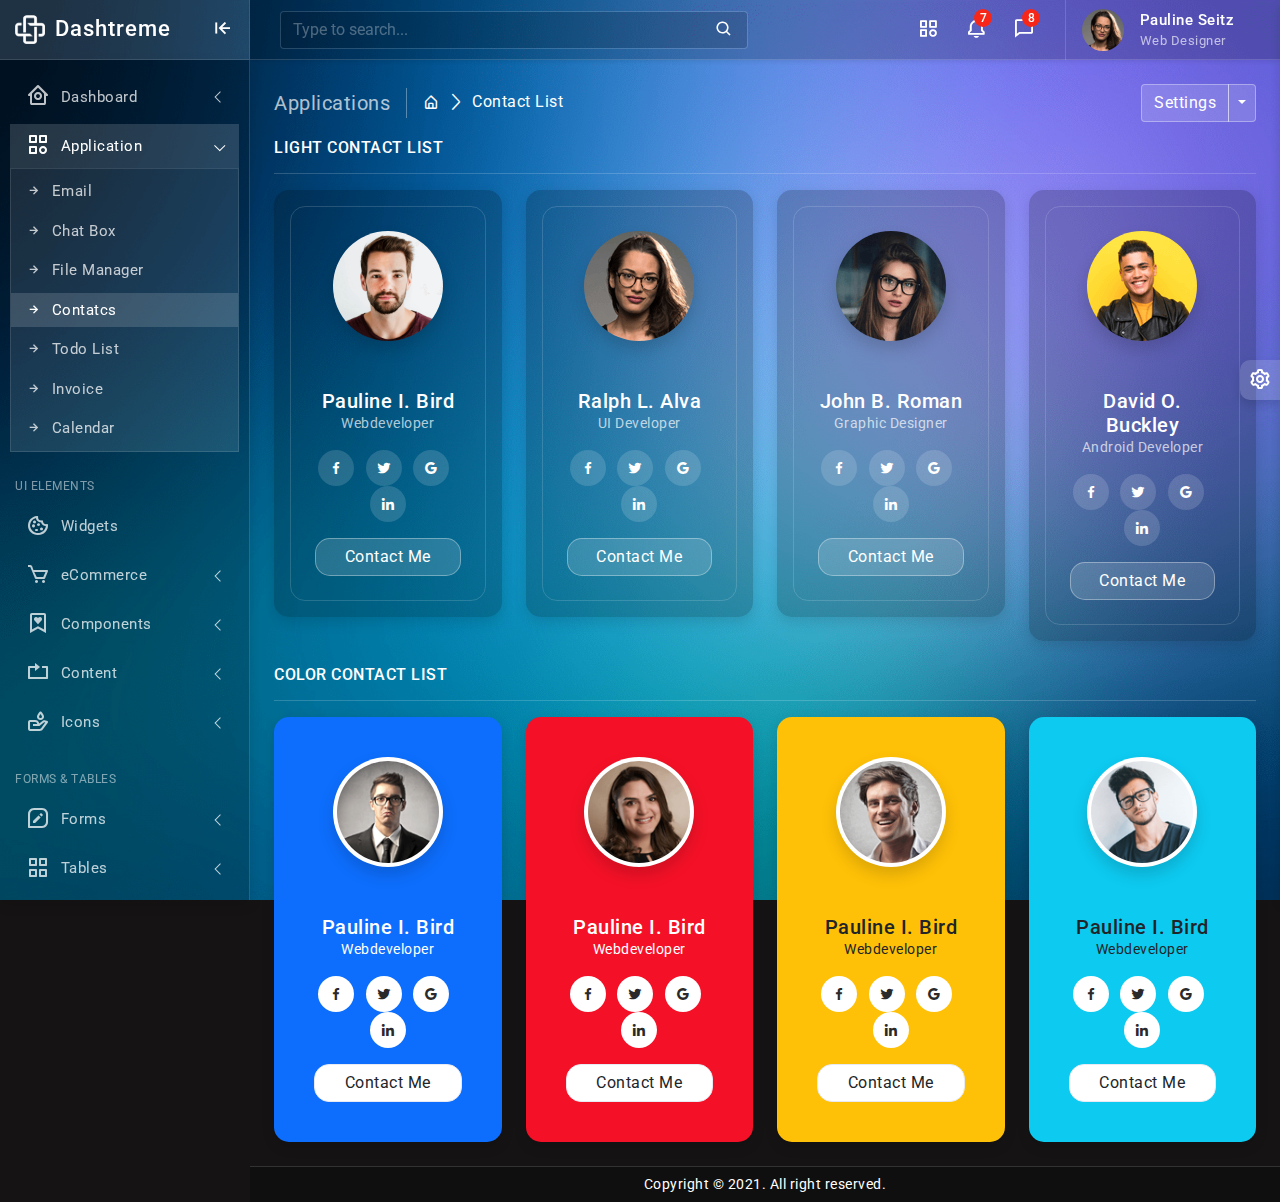
<file: app-contact-list.html>
<!doctype html>
<html lang="en">

<head>
	<!-- Required meta tags -->
	<meta charset="utf-8">
	<meta name="viewport" content="width=device-width, initial-scale=1">
	<!--favicon-->
	<link rel="icon" href="assets/images/favicon-32x32.png" type="image/png" />
	<!--plugins-->
	<link href="assets/plugins/simplebar/css/simplebar.css" rel="stylesheet" />
	<link href="assets/plugins/perfect-scrollbar/css/perfect-scrollbar.css" rel="stylesheet" />
	<link href="assets/plugins/metismenu/css/metisMenu.min.css" rel="stylesheet" />
	<!-- loader-->
	<link href="assets/css/pace.min.css" rel="stylesheet" />
	<script src="assets/js/pace.min.js"></script>
	<!-- Bootstrap CSS -->
	<link href="assets/css/bootstrap.min.css" rel="stylesheet">
	<link href="https://fonts.googleapis.com/css2?family=Roboto:wght@400;500&display=swap" rel="stylesheet">
	<link href="assets/css/app.css" rel="stylesheet">
	<link href="assets/css/icons.css" rel="stylesheet">
	
	<title>Dashtreme - Multipurpose Bootstrap5 Admin Template</title>
</head>

<body class="bg-theme bg-theme1">
	<!--wrapper-->
	<div class="wrapper">
		<!--sidebar wrapper -->
		<div class="sidebar-wrapper" data-simplebar="true">
			<div class="sidebar-header">
				<div>
					<img src="assets/images/logo-icon.png" class="logo-icon" alt="logo icon">
				</div>
				<div>
					<h4 class="logo-text">Dashtreme</h4>
				</div>
				<div class="toggle-icon ms-auto"><i class='bx bx-arrow-to-left'></i>
				</div>
			</div>
			<!--navigation-->
			<ul class="metismenu" id="menu">
				<li>
					<a href="javascript:;" class="has-arrow">
						<div class="parent-icon"><i class='bx bx-home-circle'></i>
						</div>
						<div class="menu-title">Dashboard</div>
					</a>
					<ul>
						<li> <a href="index.html"><i class="bx bx-right-arrow-alt"></i>Default</a>
						</li>
						<li> <a href="dashboard-eCommerce.html"><i class="bx bx-right-arrow-alt"></i>eCommerce</a>
						</li>
						<li> <a href="dashboard-sales.html"><i class="bx bx-right-arrow-alt"></i>Sales</a>
						</li>
						<li> <a href="dashboard-analytics.html"><i class="bx bx-right-arrow-alt"></i>Analytics</a>
						</li>
						<li> <a href="dashboard-alternate.html"><i class="bx bx-right-arrow-alt"></i>Alternate</a>
						</li>
						<li> <a href="dashboard-digital-marketing.html"><i class="bx bx-right-arrow-alt"></i>Digital Marketing</a>
						</li>
						<li> <a href="dashboard-human-resources.html"><i class="bx bx-right-arrow-alt"></i>Human Resources</a>
						</li>
					</ul>
				</li>
				<li>
					<a href="javascript:;" class="has-arrow">
						<div class="parent-icon"><i class="bx bx-category"></i>
						</div>
						<div class="menu-title">Application</div>
					</a>
					<ul>
						<li> <a href="app-emailbox.html"><i class="bx bx-right-arrow-alt"></i>Email</a>
						</li>
						<li> <a href="app-chat-box.html"><i class="bx bx-right-arrow-alt"></i>Chat Box</a>
						</li>
						<li> <a href="app-file-manager.html"><i class="bx bx-right-arrow-alt"></i>File Manager</a>
						</li>
						<li> <a href="app-contact-list.html"><i class="bx bx-right-arrow-alt"></i>Contatcs</a>
						</li>
						<li> <a href="app-to-do.html"><i class="bx bx-right-arrow-alt"></i>Todo List</a>
						</li>
						<li> <a href="app-invoice.html"><i class="bx bx-right-arrow-alt"></i>Invoice</a>
						</li>
						<li> <a href="app-fullcalender.html"><i class="bx bx-right-arrow-alt"></i>Calendar</a>
						</li>
					</ul>
				</li>
				<li class="menu-label">UI Elements</li>
				<li>
					<a href="widgets.html">
						<div class="parent-icon"><i class='bx bx-cookie'></i>
						</div>
						<div class="menu-title">Widgets</div>
					</a>
				</li>
				<li>
					<a href="javascript:;" class="has-arrow">
						<div class="parent-icon"><i class='bx bx-cart'></i>
						</div>
						<div class="menu-title">eCommerce</div>
					</a>
					<ul>
						<li> <a href="ecommerce-products.html"><i class="bx bx-right-arrow-alt"></i>Products</a>
						</li>
						<li> <a href="ecommerce-products-details.html"><i class="bx bx-right-arrow-alt"></i>Product Details</a>
						</li>
						<li> <a href="ecommerce-add-new-products.html"><i class="bx bx-right-arrow-alt"></i>Add New Products</a>
						</li>
						<li> <a href="ecommerce-orders.html"><i class="bx bx-right-arrow-alt"></i>Orders</a>
						</li>
					</ul>
				</li>
				<li>
					<a class="has-arrow" href="javascript:;">
						<div class="parent-icon"><i class='bx bx-bookmark-heart'></i>
						</div>
						<div class="menu-title">Components</div>
					</a>
					<ul>
						<li> <a href="component-alerts.html"><i class="bx bx-right-arrow-alt"></i>Alerts</a>
						</li>
						<li> <a href="component-accordions.html"><i class="bx bx-right-arrow-alt"></i>Accordions</a>
						</li>
						<li> <a href="component-badges.html"><i class="bx bx-right-arrow-alt"></i>Badges</a>
						</li>
						<li> <a href="component-buttons.html"><i class="bx bx-right-arrow-alt"></i>Buttons</a>
						</li>
						<li> <a href="component-cards.html"><i class="bx bx-right-arrow-alt"></i>Cards</a>
						</li>
						<li> <a href="component-carousels.html"><i class="bx bx-right-arrow-alt"></i>Carousels</a>
						</li>
						<li> <a href="component-list-groups.html"><i class="bx bx-right-arrow-alt"></i>List Groups</a>
						</li>
						<li> <a href="component-media-object.html"><i class="bx bx-right-arrow-alt"></i>Media Objects</a>
						</li>
						<li> <a href="component-modals.html"><i class="bx bx-right-arrow-alt"></i>Modals</a>
						</li>
						<li> <a href="component-navs-tabs.html"><i class="bx bx-right-arrow-alt"></i>Navs & Tabs</a>
						</li>
						<li> <a href="component-navbar.html"><i class="bx bx-right-arrow-alt"></i>Navbar</a>
						</li>
						<li> <a href="component-paginations.html"><i class="bx bx-right-arrow-alt"></i>Pagination</a>
						</li>
						<li> <a href="component-popovers-tooltips.html"><i class="bx bx-right-arrow-alt"></i>Popovers & Tooltips</a>
						</li>
						<li> <a href="component-progress-bars.html"><i class="bx bx-right-arrow-alt"></i>Progress</a>
						</li>
						<li> <a href="component-spinners.html"><i class="bx bx-right-arrow-alt"></i>Spinners</a>
						</li>
						<li> <a href="component-notifications.html"><i class="bx bx-right-arrow-alt"></i>Notifications</a>
						</li>
						<li> <a href="component-avtars-chips.html"><i class="bx bx-right-arrow-alt"></i>Avatrs & Chips</a>
						</li>
					</ul>
				</li>
				<li>
					<a class="has-arrow" href="javascript:;">
						<div class="parent-icon"><i class="bx bx-repeat"></i>
						</div>
						<div class="menu-title">Content</div>
					</a>
					<ul>
						<li> <a href="content-grid-system.html"><i class="bx bx-right-arrow-alt"></i>Grid System</a>
						</li>
						<li> <a href="content-typography.html"><i class="bx bx-right-arrow-alt"></i>Typography</a>
						</li>
						<li> <a href="content-text-utilities.html"><i class="bx bx-right-arrow-alt"></i>Text Utilities</a>
						</li>
					</ul>
				</li>
				<li>
					<a class="has-arrow" href="javascript:;">
						<div class="parent-icon"> <i class="bx bx-donate-blood"></i>
						</div>
						<div class="menu-title">Icons</div>
					</a>
					<ul>
						<li> <a href="icons-line-icons.html"><i class="bx bx-right-arrow-alt"></i>Line Icons</a>
						</li>
						<li> <a href="icons-boxicons.html"><i class="bx bx-right-arrow-alt"></i>Boxicons</a>
						</li>
						<li> <a href="icons-feather-icons.html"><i class="bx bx-right-arrow-alt"></i>Feather Icons</a>
						</li>
					</ul>
				</li>
				<li class="menu-label">Forms & Tables</li>
				<li>
					<a class="has-arrow" href="javascript:;">
						<div class="parent-icon"><i class='bx bx-message-square-edit'></i>
						</div>
						<div class="menu-title">Forms</div>
					</a>
					<ul>
						<li> <a href="form-elements.html"><i class="bx bx-right-arrow-alt"></i>Form Elements</a>
						</li>
						<li> <a href="form-input-group.html"><i class="bx bx-right-arrow-alt"></i>Input Groups</a>
						</li>
						<li> <a href="form-layouts.html"><i class="bx bx-right-arrow-alt"></i>Forms Layouts</a>
						</li>
						<li> <a href="form-validations.html"><i class="bx bx-right-arrow-alt"></i>Form Validation</a>
						</li>
						<li> <a href="form-wizard.html"><i class="bx bx-right-arrow-alt"></i>Form Wizard</a>
						</li>
						<li> <a href="form-text-editor.html"><i class="bx bx-right-arrow-alt"></i>Text Editor</a>
						</li>
						<li> <a href="form-file-upload.html"><i class="bx bx-right-arrow-alt"></i>File Upload</a>
						</li>
						<li> <a href="form-date-time-pickes.html"><i class="bx bx-right-arrow-alt"></i>Date Pickers</a>
						</li>
						<li> <a href="form-select2.html"><i class="bx bx-right-arrow-alt"></i>Select2</a>
						</li>
					</ul>
				</li>
				<li>
					<a class="has-arrow" href="javascript:;">
						<div class="parent-icon"><i class="bx bx-grid-alt"></i>
						</div>
						<div class="menu-title">Tables</div>
					</a>
					<ul>
						<li> <a href="table-basic-table.html"><i class="bx bx-right-arrow-alt"></i>Basic Table</a>
						</li>
						<li> <a href="table-datatable.html"><i class="bx bx-right-arrow-alt"></i>Data Table</a>
						</li>
					</ul>
				</li>
				<li class="menu-label">Pages</li>
				<li>
					<a class="has-arrow" href="javascript:;">
						<div class="parent-icon"><i class="bx bx-lock"></i>
						</div>
						<div class="menu-title">Authentication</div>
					</a>
					<ul>
						<li> <a href="authentication-signin.html" target="_blank"><i class="bx bx-right-arrow-alt"></i>Sign In</a>
						</li>
						<li> <a href="authentication-signup.html" target="_blank"><i class="bx bx-right-arrow-alt"></i>Sign Up</a>
						</li>
						<li> <a href="authentication-signin-with-header-footer.html" target="_blank"><i class="bx bx-right-arrow-alt"></i>Sign In with Header & Footer</a>
						</li>
						<li> <a href="authentication-signup-with-header-footer.html" target="_blank"><i class="bx bx-right-arrow-alt"></i>Sign Up with Header & Footer</a>
						</li>
						<li> <a href="authentication-forgot-password.html" target="_blank"><i class="bx bx-right-arrow-alt"></i>Forgot Password</a>
						</li>
						<li> <a href="authentication-reset-password.html" target="_blank"><i class="bx bx-right-arrow-alt"></i>Reset Password</a>
						</li>
						<li> <a href="authentication-lock-screen.html" target="_blank"><i class="bx bx-right-arrow-alt"></i>Lock Screen</a>
						</li>
					</ul>
				</li>
				<li>
					<a href="user-profile.html">
						<div class="parent-icon"><i class="bx bx-user-circle"></i>
						</div>
						<div class="menu-title">User Profile</div>
					</a>
				</li>
				<li>
					<a href="timeline.html">
						<div class="parent-icon"> <i class="bx bx-video-recording"></i>
						</div>
						<div class="menu-title">Timeline</div>
					</a>
				</li>
				<li>
					<a class="has-arrow" href="javascript:;">
						<div class="parent-icon"><i class="bx bx-error"></i>
						</div>
						<div class="menu-title">Errors</div>
					</a>
					<ul>
						<li> <a href="errors-404-error.html" target="_blank"><i class="bx bx-right-arrow-alt"></i>404 Error</a>
						</li>
						<li> <a href="errors-500-error.html" target="_blank"><i class="bx bx-right-arrow-alt"></i>500 Error</a>
						</li>
						<li> <a href="errors-coming-soon.html" target="_blank"><i class="bx bx-right-arrow-alt"></i>Coming Soon</a>
						</li>
						<li> <a href="error-blank-page.html" target="_blank"><i class="bx bx-right-arrow-alt"></i>Blank Page</a>
						</li>
					</ul>
				</li>
				<li>
					<a href="faq.html">
						<div class="parent-icon"><i class="bx bx-help-circle"></i>
						</div>
						<div class="menu-title">FAQ</div>
					</a>
				</li>
				<li>
					<a href="pricing-table.html">
						<div class="parent-icon"><i class="bx bx-diamond"></i>
						</div>
						<div class="menu-title">Pricing</div>
					</a>
				</li>
				<li class="menu-label">Charts & Maps</li>
				<li>
					<a class="has-arrow" href="javascript:;">
						<div class="parent-icon"><i class="bx bx-line-chart"></i>
						</div>
						<div class="menu-title">Charts</div>
					</a>
					<ul>
						<li> <a href="charts-apex-chart.html"><i class="bx bx-right-arrow-alt"></i>Apex</a>
						</li>
						<li> <a href="charts-chartjs.html"><i class="bx bx-right-arrow-alt"></i>Chartjs</a>
						</li>
						<li> <a href="charts-highcharts.html"><i class="bx bx-right-arrow-alt"></i>Highcharts</a>
						</li>
					</ul>
				</li>
				<li>
					<a class="has-arrow" href="javascript:;">
						<div class="parent-icon"><i class="bx bx-map-alt"></i>
						</div>
						<div class="menu-title">Maps</div>
					</a>
					<ul>
						<li> <a href="map-google-maps.html"><i class="bx bx-right-arrow-alt"></i>Google Maps</a>
						</li>
						<li> <a href="map-vector-maps.html"><i class="bx bx-right-arrow-alt"></i>Vector Maps</a>
						</li>
					</ul>
				</li>
				<li class="menu-label">Others</li>
				<li>
					<a class="has-arrow" href="javascript:;">
						<div class="parent-icon"><i class="bx bx-menu"></i>
						</div>
						<div class="menu-title">Menu Levels</div>
					</a>
					<ul>
						<li> <a class="has-arrow" href="javascript:;"><i class="bx bx-right-arrow-alt"></i>Level One</a>
							<ul>
								<li> <a class="has-arrow" href="javascript:;"><i class="bx bx-right-arrow-alt"></i>Level Two</a>
									<ul>
										<li> <a href="javascript:;"><i class="bx bx-right-arrow-alt"></i>Level Three</a>
										</li>
									</ul>
								</li>
							</ul>
						</li>
					</ul>
				</li>
				<li>
					<a href="https://codervent.com/dashtreme/documentation/index.html" target="_blank">
						<div class="parent-icon"><i class="bx bx-folder"></i>
						</div>
						<div class="menu-title">Documentation</div>
					</a>
				</li>
				<li>
					<a href="https://themeforest.net/user/codervent" target="_blank">
						<div class="parent-icon"><i class="bx bx-support"></i>
						</div>
						<div class="menu-title">Support</div>
					</a>
				</li>
			</ul>
			<!--end navigation-->
		</div>
		<!--end sidebar wrapper -->
		<!--start header -->
		<header>
			<div class="topbar d-flex align-items-center">
				<nav class="navbar navbar-expand">
					<div class="mobile-toggle-menu"><i class='bx bx-menu'></i>
					</div>
					<div class="search-bar flex-grow-1">
						<div class="position-relative search-bar-box">
							<input type="text" class="form-control search-control" placeholder="Type to search..."> <span class="position-absolute top-50 search-show translate-middle-y"><i class='bx bx-search'></i></span>
							<span class="position-absolute top-50 search-close translate-middle-y"><i class='bx bx-x'></i></span>
						</div>
					</div>
					<div class="top-menu ms-auto">
						<ul class="navbar-nav align-items-center">
							<li class="nav-item mobile-search-icon">
								<a class="nav-link" href="#">	<i class='bx bx-search'></i>
								</a>
							</li>
							<li class="nav-item dropdown dropdown-large">
								<a class="nav-link dropdown-toggle dropdown-toggle-nocaret" href="#" role="button" data-bs-toggle="dropdown" aria-expanded="false">	<i class='bx bx-category'></i>
								</a>
								<div class="dropdown-menu dropdown-menu-end">
									<div class="row row-cols-3 g-3 p-3">
										<div class="col text-center">
											<div class="app-box mx-auto"><i class='bx bx-group'></i>
											</div>
											<div class="app-title">Teams</div>
										</div>
										<div class="col text-center">
											<div class="app-box mx-auto"><i class='bx bx-atom'></i>
											</div>
											<div class="app-title">Projects</div>
										</div>
										<div class="col text-center">
											<div class="app-box mx-auto"><i class='bx bx-shield'></i>
											</div>
											<div class="app-title">Tasks</div>
										</div>
										<div class="col text-center">
											<div class="app-box mx-auto"><i class='bx bx-notification'></i>
											</div>
											<div class="app-title">Feeds</div>
										</div>
										<div class="col text-center">
											<div class="app-box mx-auto"><i class='bx bx-file'></i>
											</div>
											<div class="app-title">Files</div>
										</div>
										<div class="col text-center">
											<div class="app-box mx-auto"><i class='bx bx-filter-alt'></i>
											</div>
											<div class="app-title">Alerts</div>
										</div>
									</div>
								</div>
							</li>
							<li class="nav-item dropdown dropdown-large">
								<a class="nav-link dropdown-toggle dropdown-toggle-nocaret position-relative" href="#" role="button" data-bs-toggle="dropdown" aria-expanded="false"> <span class="alert-count">7</span>
									<i class='bx bx-bell'></i>
								</a>
								<div class="dropdown-menu dropdown-menu-end">
									<a href="javascript:;">
										<div class="msg-header">
											<p class="msg-header-title">Notifications</p>
											<p class="msg-header-clear ms-auto">Marks all as read</p>
										</div>
									</a>
									<div class="header-notifications-list">
										<a class="dropdown-item" href="javascript:;">
											<div class="d-flex align-items-center">
												<div class="notify"><i class="bx bx-group"></i>
												</div>
												<div class="flex-grow-1">
													<h6 class="msg-name">New Customers<span class="msg-time float-end">14 Sec
												ago</span></h6>
													<p class="msg-info">5 new user registered</p>
												</div>
											</div>
										</a>
										<a class="dropdown-item" href="javascript:;">
											<div class="d-flex align-items-center">
												<div class="notify"><i class="bx bx-cart-alt"></i>
												</div>
												<div class="flex-grow-1">
													<h6 class="msg-name">New Orders <span class="msg-time float-end">2 min
												ago</span></h6>
													<p class="msg-info">You have recived new orders</p>
												</div>
											</div>
										</a>
										<a class="dropdown-item" href="javascript:;">
											<div class="d-flex align-items-center">
												<div class="notify"><i class="bx bx-file"></i>
												</div>
												<div class="flex-grow-1">
													<h6 class="msg-name">24 PDF File<span class="msg-time float-end">19 min
												ago</span></h6>
													<p class="msg-info">The pdf files generated</p>
												</div>
											</div>
										</a>
										<a class="dropdown-item" href="javascript:;">
											<div class="d-flex align-items-center">
												<div class="notify"><i class="bx bx-send"></i>
												</div>
												<div class="flex-grow-1">
													<h6 class="msg-name">Time Response <span class="msg-time float-end">28 min
												ago</span></h6>
													<p class="msg-info">5.1 min avarage time response</p>
												</div>
											</div>
										</a>
										<a class="dropdown-item" href="javascript:;">
											<div class="d-flex align-items-center">
												<div class="notify"><i class="bx bx-home-circle"></i>
												</div>
												<div class="flex-grow-1">
													<h6 class="msg-name">New Product Approved <span
												class="msg-time float-end">2 hrs ago</span></h6>
													<p class="msg-info">Your new product has approved</p>
												</div>
											</div>
										</a>
										<a class="dropdown-item" href="javascript:;">
											<div class="d-flex align-items-center">
												<div class="notify"><i class="bx bx-message-detail"></i>
												</div>
												<div class="flex-grow-1">
													<h6 class="msg-name">New Comments <span class="msg-time float-end">4 hrs
												ago</span></h6>
													<p class="msg-info">New customer comments recived</p>
												</div>
											</div>
										</a>
										<a class="dropdown-item" href="javascript:;">
											<div class="d-flex align-items-center">
												<div class="notify"><i class='bx bx-check-square'></i>
												</div>
												<div class="flex-grow-1">
													<h6 class="msg-name">Your item is shipped <span class="msg-time float-end">5 hrs
												ago</span></h6>
													<p class="msg-info">Successfully shipped your item</p>
												</div>
											</div>
										</a>
										<a class="dropdown-item" href="javascript:;">
											<div class="d-flex align-items-center">
												<div class="notify"><i class='bx bx-user-pin'></i>
												</div>
												<div class="flex-grow-1">
													<h6 class="msg-name">New 24 authors<span class="msg-time float-end">1 day
												ago</span></h6>
													<p class="msg-info">24 new authors joined last week</p>
												</div>
											</div>
										</a>
										<a class="dropdown-item" href="javascript:;">
											<div class="d-flex align-items-center">
												<div class="notify"><i class='bx bx-door-open'></i>
												</div>
												<div class="flex-grow-1">
													<h6 class="msg-name">Defense Alerts <span class="msg-time float-end">2 weeks
												ago</span></h6>
													<p class="msg-info">45% less alerts last 4 weeks</p>
												</div>
											</div>
										</a>
									</div>
									<a href="javascript:;">
										<div class="text-center msg-footer">View All Notifications</div>
									</a>
								</div>
							</li>
							<li class="nav-item dropdown dropdown-large">
								<a class="nav-link dropdown-toggle dropdown-toggle-nocaret position-relative" href="#" role="button" data-bs-toggle="dropdown" aria-expanded="false"> <span class="alert-count">8</span>
									<i class='bx bx-comment'></i>
								</a>
								<div class="dropdown-menu dropdown-menu-end">
									<a href="javascript:;">
										<div class="msg-header">
											<p class="msg-header-title">Messages</p>
											<p class="msg-header-clear ms-auto">Marks all as read</p>
										</div>
									</a>
									<div class="header-message-list">
										<a class="dropdown-item" href="javascript:;">
											<div class="d-flex align-items-center">
												<div class="user-online">
													<img src="assets/images/avatars/avatar-1.png" class="msg-avatar" alt="user avatar">
												</div>
												<div class="flex-grow-1">
													<h6 class="msg-name">Daisy Anderson <span class="msg-time float-end">5 sec
												ago</span></h6>
													<p class="msg-info">The standard chunk of lorem</p>
												</div>
											</div>
										</a>
										<a class="dropdown-item" href="javascript:;">
											<div class="d-flex align-items-center">
												<div class="user-online">
													<img src="assets/images/avatars/avatar-2.png" class="msg-avatar" alt="user avatar">
												</div>
												<div class="flex-grow-1">
													<h6 class="msg-name">Althea Cabardo <span class="msg-time float-end">14
												sec ago</span></h6>
													<p class="msg-info">Many desktop publishing packages</p>
												</div>
											</div>
										</a>
										<a class="dropdown-item" href="javascript:;">
											<div class="d-flex align-items-center">
												<div class="user-online">
													<img src="assets/images/avatars/avatar-3.png" class="msg-avatar" alt="user avatar">
												</div>
												<div class="flex-grow-1">
													<h6 class="msg-name">Oscar Garner <span class="msg-time float-end">8 min
												ago</span></h6>
													<p class="msg-info">Various versions have evolved over</p>
												</div>
											</div>
										</a>
										<a class="dropdown-item" href="javascript:;">
											<div class="d-flex align-items-center">
												<div class="user-online">
													<img src="assets/images/avatars/avatar-4.png" class="msg-avatar" alt="user avatar">
												</div>
												<div class="flex-grow-1">
													<h6 class="msg-name">Katherine Pechon <span class="msg-time float-end">15
												min ago</span></h6>
													<p class="msg-info">Making this the first true generator</p>
												</div>
											</div>
										</a>
										<a class="dropdown-item" href="javascript:;">
											<div class="d-flex align-items-center">
												<div class="user-online">
													<img src="assets/images/avatars/avatar-5.png" class="msg-avatar" alt="user avatar">
												</div>
												<div class="flex-grow-1">
													<h6 class="msg-name">Amelia Doe <span class="msg-time float-end">22 min
												ago</span></h6>
													<p class="msg-info">Duis aute irure dolor in reprehenderit</p>
												</div>
											</div>
										</a>
										<a class="dropdown-item" href="javascript:;">
											<div class="d-flex align-items-center">
												<div class="user-online">
													<img src="assets/images/avatars/avatar-6.png" class="msg-avatar" alt="user avatar">
												</div>
												<div class="flex-grow-1">
													<h6 class="msg-name">Cristina Jhons <span class="msg-time float-end">2 hrs
												ago</span></h6>
													<p class="msg-info">The passage is attributed to an unknown</p>
												</div>
											</div>
										</a>
										<a class="dropdown-item" href="javascript:;">
											<div class="d-flex align-items-center">
												<div class="user-online">
													<img src="assets/images/avatars/avatar-7.png" class="msg-avatar" alt="user avatar">
												</div>
												<div class="flex-grow-1">
													<h6 class="msg-name">James Caviness <span class="msg-time float-end">4 hrs
												ago</span></h6>
													<p class="msg-info">The point of using Lorem</p>
												</div>
											</div>
										</a>
										<a class="dropdown-item" href="javascript:;">
											<div class="d-flex align-items-center">
												<div class="user-online">
													<img src="assets/images/avatars/avatar-8.png" class="msg-avatar" alt="user avatar">
												</div>
												<div class="flex-grow-1">
													<h6 class="msg-name">Peter Costanzo <span class="msg-time float-end">6 hrs
												ago</span></h6>
													<p class="msg-info">It was popularised in the 1960s</p>
												</div>
											</div>
										</a>
										<a class="dropdown-item" href="javascript:;">
											<div class="d-flex align-items-center">
												<div class="user-online">
													<img src="assets/images/avatars/avatar-9.png" class="msg-avatar" alt="user avatar">
												</div>
												<div class="flex-grow-1">
													<h6 class="msg-name">David Buckley <span class="msg-time float-end">2 hrs
												ago</span></h6>
													<p class="msg-info">Various versions have evolved over</p>
												</div>
											</div>
										</a>
										<a class="dropdown-item" href="javascript:;">
											<div class="d-flex align-items-center">
												<div class="user-online">
													<img src="assets/images/avatars/avatar-10.png" class="msg-avatar" alt="user avatar">
												</div>
												<div class="flex-grow-1">
													<h6 class="msg-name">Thomas Wheeler <span class="msg-time float-end">2 days
												ago</span></h6>
													<p class="msg-info">If you are going to use a passage</p>
												</div>
											</div>
										</a>
										<a class="dropdown-item" href="javascript:;">
											<div class="d-flex align-items-center">
												<div class="user-online">
													<img src="assets/images/avatars/avatar-11.png" class="msg-avatar" alt="user avatar">
												</div>
												<div class="flex-grow-1">
													<h6 class="msg-name">Johnny Seitz <span class="msg-time float-end">5 days
												ago</span></h6>
													<p class="msg-info">All the Lorem Ipsum generators</p>
												</div>
											</div>
										</a>
									</div>
									<a href="javascript:;">
										<div class="text-center msg-footer">View All Messages</div>
									</a>
								</div>
							</li>
						</ul>
					</div>
					<div class="user-box dropdown">
						<a class="d-flex align-items-center nav-link dropdown-toggle dropdown-toggle-nocaret" href="#" role="button" data-bs-toggle="dropdown" aria-expanded="false">
							<img src="assets/images/avatars/avatar-2.png" class="user-img" alt="user avatar">
							<div class="user-info ps-3">
								<p class="user-name mb-0">Pauline Seitz</p>
								<p class="designattion mb-0">Web Designer</p>
							</div>
						</a>
						<ul class="dropdown-menu dropdown-menu-end">
							<li><a class="dropdown-item" href="javascript:;"><i class="bx bx-user"></i><span>Profile</span></a>
							</li>
							<li><a class="dropdown-item" href="javascript:;"><i class="bx bx-cog"></i><span>Settings</span></a>
							</li>
							<li><a class="dropdown-item" href="javascript:;"><i class='bx bx-home-circle'></i><span>Dashboard</span></a>
							</li>
							<li><a class="dropdown-item" href="javascript:;"><i class='bx bx-dollar-circle'></i><span>Earnings</span></a>
							</li>
							<li><a class="dropdown-item" href="javascript:;"><i class='bx bx-download'></i><span>Downloads</span></a>
							</li>
							<li>
								<div class="dropdown-divider mb-0"></div>
							</li>
							<li><a class="dropdown-item" href="javascript:;"><i class='bx bx-log-out-circle'></i><span>Logout</span></a>
							</li>
						</ul>
					</div>
				</nav>
			</div>
		</header>
		<!--end header -->
		<!--start page wrapper -->
		<div class="page-wrapper">
			<div class="page-content">
				<!--breadcrumb-->
				<div class="page-breadcrumb d-none d-sm-flex align-items-center mb-3">
					<div class="breadcrumb-title pe-3">Applications</div>
					<div class="ps-3">
						<nav aria-label="breadcrumb">
							<ol class="breadcrumb mb-0 p-0">
								<li class="breadcrumb-item"><a href="javascript:;"><i class="bx bx-home-alt"></i></a>
								</li>
								<li class="breadcrumb-item active" aria-current="page">Contact List</li>
							</ol>
						</nav>
					</div>
					<div class="ms-auto">
						<div class="btn-group">
							<button type="button" class="btn btn-light">Settings</button>
							<button type="button" class="btn btn-light dropdown-toggle dropdown-toggle-split" data-bs-toggle="dropdown">	<span class="visually-hidden">Toggle Dropdown</span>
							</button>
							<div class="dropdown-menu dropdown-menu-right dropdown-menu-lg-end">	<a class="dropdown-item" href="javascript:;">Action</a>
								<a class="dropdown-item" href="javascript:;">Another action</a>
								<a class="dropdown-item" href="javascript:;">Something else here</a>
								<div class="dropdown-divider"></div>	<a class="dropdown-item" href="javascript:;">Separated link</a>
							</div>
						</div>
					</div>
				</div>
				<!--end breadcrumb-->
				<h6 class="mb-0 text-uppercase">Light Contact List</h6>
				<hr/>
				<div class="row row-cols-1 row-cols-lg-2 row-cols-xl-4">
					<div class="col">
						<div class="card radius-15">
							<div class="card-body text-center">
								<div class="p-4 border radius-15">
									<img src="assets/images/avatars/avatar-1.png" width="110" height="110" class="rounded-circle shadow" alt="">
									<h5 class="mb-0 mt-5">Pauline I. Bird</h5>
									<p class="mb-3">Webdeveloper</p>
									<div class="list-inline contacts-social mt-3 mb-3"> <a href="javascript:;" class="list-inline-item bg-light text-white border-0"><i class="bx bxl-facebook"></i></a>
										<a href="javascript:;" class="list-inline-item bg-light text-white border-0"><i class="bx bxl-twitter"></i></a>
										<a href="javascript:;" class="list-inline-item bg-light text-white border-0"><i class="bx bxl-google"></i></a>
										<a href="javascript:;" class="list-inline-item bg-light text-white border-0"><i class="bx bxl-linkedin"></i></a>
									</div>
									<div class="d-grid"> <a href="#" class="btn btn-light radius-15">Contact Me</a>
									</div>
								</div>
							</div>
						</div>
					</div>
					<div class="col">
						<div class="card radius-15">
							<div class="card-body text-center">
								<div class="p-4 border radius-15">
									<img src="assets/images/avatars/avatar-2.png" width="110" height="110" class="rounded-circle shadow" alt="">
									<h5 class="mb-0 mt-5">Ralph L. Alva</h5>
									<p class="mb-3">UI Developer</p>
									<div class="list-inline contacts-social mt-3 mb-3"> <a href="javascript:;" class="list-inline-item bg-light text-white border-0"><i class="bx bxl-facebook"></i></a>
										<a href="javascript:;" class="list-inline-item bg-light text-white border-0"><i class="bx bxl-twitter"></i></a>
										<a href="javascript:;" class="list-inline-item bg-light text-white border-0"><i class="bx bxl-google"></i></a>
										<a href="javascript:;" class="list-inline-item bg-light text-white border-0"><i class="bx bxl-linkedin"></i></a>
									</div>
									<div class="d-grid"> <a href="#" class="btn btn-light radius-15">Contact Me</a>
									</div>
								</div>
							</div>
						</div>
					</div>
					<div class="col">
						<div class="card radius-15">
							<div class="card-body text-center">
								<div class="p-4 border radius-15">
									<img src="assets/images/avatars/avatar-3.png" width="110" height="110" class="rounded-circle shadow" alt="">
									<h5 class="mb-0 mt-5">John B. Roman</h5>
									<p class="mb-3">Graphic Designer</p>
									<div class="list-inline contacts-social mt-3 mb-3"> <a href="javascript:;" class="list-inline-item bg-light text-white border-0"><i class="bx bxl-facebook"></i></a>
										<a href="javascript:;" class="list-inline-item bg-light text-white border-0"><i class="bx bxl-twitter"></i></a>
										<a href="javascript:;" class="list-inline-item bg-light text-white border-0"><i class="bx bxl-google"></i></a>
										<a href="javascript:;" class="list-inline-item bg-light text-white border-0"><i class="bx bxl-linkedin"></i></a>
									</div>
									<div class="d-grid"> <a href="#" class="btn btn-light radius-15">Contact Me</a>
									</div>
								</div>
							</div>
						</div>
					</div>
					<div class="col">
						<div class="card radius-15">
							<div class="card-body text-center">
								<div class="p-4 border radius-15">
									<img src="assets/images/avatars/avatar-4.png" width="110" height="110" class="rounded-circle shadow" alt="">
									<h5 class="mb-0 mt-5">David O. Buckley</h5>
									<p class="mb-3">Android Developer</p>
									<div class="list-inline contacts-social mt-3 mb-3"> <a href="javascript:;" class="list-inline-item bg-light text-white border-0"><i class="bx bxl-facebook"></i></a>
										<a href="javascript:;" class="list-inline-item bg-light text-white border-0"><i class="bx bxl-twitter"></i></a>
										<a href="javascript:;" class="list-inline-item bg-light text-white border-0"><i class="bx bxl-google"></i></a>
										<a href="javascript:;" class="list-inline-item bg-light text-white border-0"><i class="bx bxl-linkedin"></i></a>
									</div>
									<div class="d-grid"> <a href="#" class="btn btn-light radius-15">Contact Me</a>
									</div>
								</div>
							</div>
						</div>
					</div>
				</div>
				<!--end row-->
				<h6 class="mb-0 text-uppercase">Color Contact List</h6>
				<hr/>
				<div class="row row-cols-1 row-cols-lg-2 row-cols-xl-4">
					<div class="col">
						<div class="card radius-15 bg-primary">
							<div class="card-body text-center">
								<div class="p-4 radius-15">
									<img src="assets/images/avatars/avatar-9.png" width="110" height="110" class="rounded-circle shadow p-1 bg-white" alt="">
									<h5 class="mb-0 mt-5 text-white">Pauline I. Bird</h5>
									<p class="mb-3 text-white">Webdeveloper</p>
									<div class="list-inline contacts-social mt-3 mb-3"> <a href="javascript:;" class="list-inline-item border-0"><i class="bx bxl-facebook"></i></a>
										<a href="javascript:;" class="list-inline-item border-0"><i class="bx bxl-twitter"></i></a>
										<a href="javascript:;" class="list-inline-item border-0"><i class="bx bxl-google"></i></a>
										<a href="javascript:;" class="list-inline-item border-0"><i class="bx bxl-linkedin"></i></a>
									</div>
									<div class="d-grid"> <a href="#" class="btn btn-white radius-15">Contact Me</a>
									</div>
								</div>
							</div>
						</div>
					</div>
					<div class="col">
						<div class="card radius-15 bg-danger">
							<div class="card-body text-center">
								<div class="p-4 radius-15">
									<img src="assets/images/avatars/avatar-15.png" width="110" height="110" class="rounded-circle shadow p-1 bg-white" alt="">
									<h5 class="mb-0 mt-5 text-white">Pauline I. Bird</h5>
									<p class="mb-3 text-white">Webdeveloper</p>
									<div class="list-inline contacts-social mt-3 mb-3"> <a href="javascript:;" class="list-inline-item border-0"><i class="bx bxl-facebook"></i></a>
										<a href="javascript:;" class="list-inline-item border-0"><i class="bx bxl-twitter"></i></a>
										<a href="javascript:;" class="list-inline-item border-0"><i class="bx bxl-google"></i></a>
										<a href="javascript:;" class="list-inline-item border-0"><i class="bx bxl-linkedin"></i></a>
									</div>
									<div class="d-grid"> <a href="#" class="btn btn-white radius-15">Contact Me</a>
									</div>
								</div>
							</div>
						</div>
					</div>
					<div class="col">
						<div class="card radius-15 bg-warning">
							<div class="card-body text-center">
								<div class="p-4 radius-15">
									<img src="assets/images/avatars/avatar-7.png" width="110" height="110" class="rounded-circle shadow p-1 bg-white" alt="">
									<h5 class="mb-0 mt-5 text-dark">Pauline I. Bird</h5>
									<p class="mb-3 text-dark">Webdeveloper</p>
									<div class="list-inline contacts-social mt-3 mb-3"> <a href="javascript:;" class="list-inline-item border-0"><i class="bx bxl-facebook"></i></a>
										<a href="javascript:;" class="list-inline-item border-0"><i class="bx bxl-twitter"></i></a>
										<a href="javascript:;" class="list-inline-item border-0"><i class="bx bxl-google"></i></a>
										<a href="javascript:;" class="list-inline-item border-0"><i class="bx bxl-linkedin"></i></a>
									</div>
									<div class="d-grid"> <a href="#" class="btn btn-white radius-15">Contact Me</a>
									</div>
								</div>
							</div>
						</div>
					</div>
					<div class="col">
						<div class="card radius-15 bg-info">
							<div class="card-body text-center">
								<div class="p-4 radius-15">
									<img src="assets/images/avatars/avatar-8.png" width="110" height="110" class="rounded-circle shadow p-1 bg-white" alt="">
									<h5 class="mb-0 mt-5 text-dark">Pauline I. Bird</h5>
									<p class="mb-3 text-dark">Webdeveloper</p>
									<div class="list-inline contacts-social mt-3 mb-3"> <a href="javascript:;" class="list-inline-item border-0"><i class="bx bxl-facebook"></i></a>
										<a href="javascript:;" class="list-inline-item border-0"><i class="bx bxl-twitter"></i></a>
										<a href="javascript:;" class="list-inline-item border-0"><i class="bx bxl-google"></i></a>
										<a href="javascript:;" class="list-inline-item border-0"><i class="bx bxl-linkedin"></i></a>
									</div>
									<div class="d-grid"> <a href="#" class="btn btn-white radius-15">Contact Me</a>
									</div>
								</div>
							</div>
						</div>
					</div>
				</div>
				<!--end row-->
			</div>
		</div>
		<!--end page wrapper -->
		<!--start overlay-->
		<div class="overlay toggle-icon"></div>
		<!--end overlay-->
		<!--Start Back To Top Button--> <a href="javaScript:;" class="back-to-top"><i class='bx bxs-up-arrow-alt'></i></a>
		<!--End Back To Top Button-->
		<footer class="page-footer">
			<p class="mb-0">Copyright © 2021. All right reserved.</p>
		</footer>
	</div>
	<!--end wrapper-->
	<!--start switcher-->
	<div class="switcher-wrapper">
		<div class="switcher-btn"> <i class='bx bx-cog bx-spin'></i>
		</div>
		<div class="switcher-body">
			<div class="d-flex align-items-center">
				<h5 class="mb-0 text-uppercase">Theme Customizer</h5>
				<button type="button" class="btn-close ms-auto close-switcher" aria-label="Close"></button>
			</div>
			<hr/>
			<p class="mb-0">Gaussian Texture</p>
			<hr>
			<ul class="switcher">
				<li id="theme1"></li>
				<li id="theme2"></li>
				<li id="theme3"></li>
				<li id="theme4"></li>
				<li id="theme5"></li>
				<li id="theme6"></li>
			</ul>
			<hr>
			<p class="mb-0">Gradient Background</p>
			<hr>
			<ul class="switcher">
				<li id="theme7"></li>
				<li id="theme8"></li>
				<li id="theme9"></li>
				<li id="theme10"></li>
				<li id="theme11"></li>
				<li id="theme12"></li>
				<li id="theme13"></li>
				<li id="theme14"></li>
				<li id="theme15"></li>
			  </ul>
		</div>
	</div>
	<!--end switcher-->
	<!-- Bootstrap JS -->
	<script src="assets/js/bootstrap.bundle.min.js"></script>
	<!--plugins-->
	<script src="assets/js/jquery.min.js"></script>
	<script src="assets/plugins/simplebar/js/simplebar.min.js"></script>
	<script src="assets/plugins/metismenu/js/metisMenu.min.js"></script>
	<script src="assets/plugins/perfect-scrollbar/js/perfect-scrollbar.js"></script>
	<!--app JS-->
	<script src="assets/js/app.js"></script>
</body>

</html>
</file>
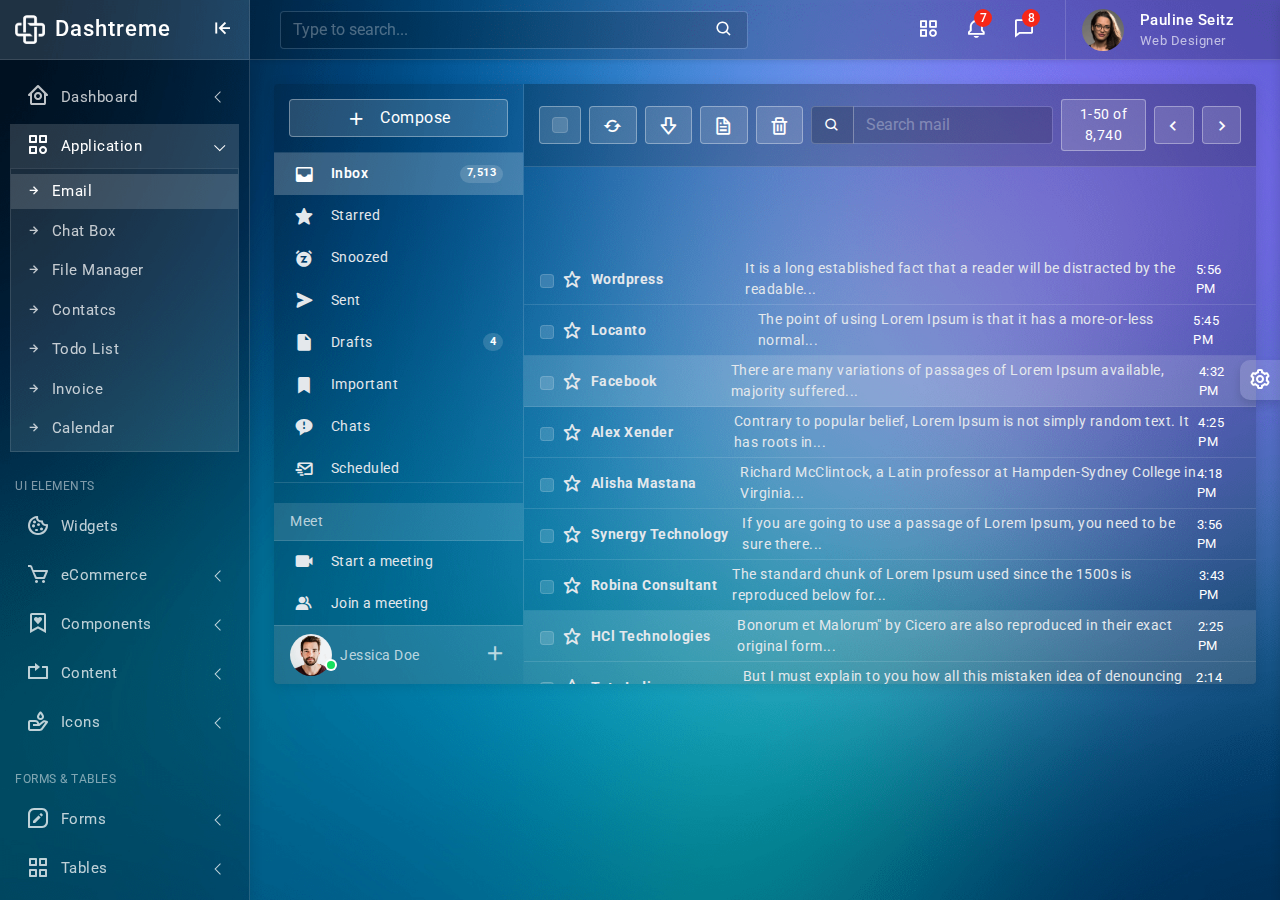
<file: app-emailbox.html>
<!doctype html>
<html lang="en">

<head>
	<!-- Required meta tags -->
	<meta charset="utf-8">
	<meta name="viewport" content="width=device-width, initial-scale=1">
	<!--favicon-->
	<link rel="icon" href="assets/images/favicon-32x32.png" type="image/png" />
	<!--plugins-->
	<link href="assets/plugins/simplebar/css/simplebar.css" rel="stylesheet" />
	<link href="assets/plugins/perfect-scrollbar/css/perfect-scrollbar.css" rel="stylesheet" />
	<link href="assets/plugins/metismenu/css/metisMenu.min.css" rel="stylesheet" />
	<!-- loader-->
	<link href="assets/css/pace.min.css" rel="stylesheet" />
	<script src="assets/js/pace.min.js"></script>
	<!-- Bootstrap CSS -->
	<link href="assets/css/bootstrap.min.css" rel="stylesheet">
	<link href="https://fonts.googleapis.com/css2?family=Roboto:wght@400;500&display=swap" rel="stylesheet">
	<link href="assets/css/app.css" rel="stylesheet">
	<link href="assets/css/icons.css" rel="stylesheet">
	
	<title>Dashtreme - Multipurpose Bootstrap5 Admin Template</title>
</head>

<body class="bg-theme bg-theme1">
	<!--wrapper-->
	<div class="wrapper">
		<!--sidebar wrapper -->
		<div class="sidebar-wrapper" data-simplebar="true">
			<div class="sidebar-header">
				<div>
					<img src="assets/images/logo-icon.png" class="logo-icon" alt="logo icon">
				</div>
				<div>
					<h4 class="logo-text">Dashtreme</h4>
				</div>
				<div class="toggle-icon ms-auto"><i class='bx bx-arrow-to-left'></i>
				</div>
			</div>
			<!--navigation-->
			<ul class="metismenu" id="menu">
				<li>
					<a href="javascript:;" class="has-arrow">
						<div class="parent-icon"><i class='bx bx-home-circle'></i>
						</div>
						<div class="menu-title">Dashboard</div>
					</a>
					<ul>
						<li> <a href="index.html"><i class="bx bx-right-arrow-alt"></i>Default</a>
						</li>
						<li> <a href="dashboard-eCommerce.html"><i class="bx bx-right-arrow-alt"></i>eCommerce</a>
						</li>
						<li> <a href="dashboard-sales.html"><i class="bx bx-right-arrow-alt"></i>Sales</a>
						</li>
						<li> <a href="dashboard-analytics.html"><i class="bx bx-right-arrow-alt"></i>Analytics</a>
						</li>
						<li> <a href="dashboard-alternate.html"><i class="bx bx-right-arrow-alt"></i>Alternate</a>
						</li>
						<li> <a href="dashboard-digital-marketing.html"><i class="bx bx-right-arrow-alt"></i>Digital Marketing</a>
						</li>
						<li> <a href="dashboard-human-resources.html"><i class="bx bx-right-arrow-alt"></i>Human Resources</a>
						</li>
					</ul>
				</li>
				<li>
					<a href="javascript:;" class="has-arrow">
						<div class="parent-icon"><i class="bx bx-category"></i>
						</div>
						<div class="menu-title">Application</div>
					</a>
					<ul>
						<li> <a href="app-emailbox.html"><i class="bx bx-right-arrow-alt"></i>Email</a>
						</li>
						<li> <a href="app-chat-box.html"><i class="bx bx-right-arrow-alt"></i>Chat Box</a>
						</li>
						<li> <a href="app-file-manager.html"><i class="bx bx-right-arrow-alt"></i>File Manager</a>
						</li>
						<li> <a href="app-contact-list.html"><i class="bx bx-right-arrow-alt"></i>Contatcs</a>
						</li>
						<li> <a href="app-to-do.html"><i class="bx bx-right-arrow-alt"></i>Todo List</a>
						</li>
						<li> <a href="app-invoice.html"><i class="bx bx-right-arrow-alt"></i>Invoice</a>
						</li>
						<li> <a href="app-fullcalender.html"><i class="bx bx-right-arrow-alt"></i>Calendar</a>
						</li>
					</ul>
				</li>
				<li class="menu-label">UI Elements</li>
				<li>
					<a href="widgets.html">
						<div class="parent-icon"><i class='bx bx-cookie'></i>
						</div>
						<div class="menu-title">Widgets</div>
					</a>
				</li>
				<li>
					<a href="javascript:;" class="has-arrow">
						<div class="parent-icon"><i class='bx bx-cart'></i>
						</div>
						<div class="menu-title">eCommerce</div>
					</a>
					<ul>
						<li> <a href="ecommerce-products.html"><i class="bx bx-right-arrow-alt"></i>Products</a>
						</li>
						<li> <a href="ecommerce-products-details.html"><i class="bx bx-right-arrow-alt"></i>Product Details</a>
						</li>
						<li> <a href="ecommerce-add-new-products.html"><i class="bx bx-right-arrow-alt"></i>Add New Products</a>
						</li>
						<li> <a href="ecommerce-orders.html"><i class="bx bx-right-arrow-alt"></i>Orders</a>
						</li>
					</ul>
				</li>
				<li>
					<a class="has-arrow" href="javascript:;">
						<div class="parent-icon"><i class='bx bx-bookmark-heart'></i>
						</div>
						<div class="menu-title">Components</div>
					</a>
					<ul>
						<li> <a href="component-alerts.html"><i class="bx bx-right-arrow-alt"></i>Alerts</a>
						</li>
						<li> <a href="component-accordions.html"><i class="bx bx-right-arrow-alt"></i>Accordions</a>
						</li>
						<li> <a href="component-badges.html"><i class="bx bx-right-arrow-alt"></i>Badges</a>
						</li>
						<li> <a href="component-buttons.html"><i class="bx bx-right-arrow-alt"></i>Buttons</a>
						</li>
						<li> <a href="component-cards.html"><i class="bx bx-right-arrow-alt"></i>Cards</a>
						</li>
						<li> <a href="component-carousels.html"><i class="bx bx-right-arrow-alt"></i>Carousels</a>
						</li>
						<li> <a href="component-list-groups.html"><i class="bx bx-right-arrow-alt"></i>List Groups</a>
						</li>
						<li> <a href="component-media-object.html"><i class="bx bx-right-arrow-alt"></i>Media Objects</a>
						</li>
						<li> <a href="component-modals.html"><i class="bx bx-right-arrow-alt"></i>Modals</a>
						</li>
						<li> <a href="component-navs-tabs.html"><i class="bx bx-right-arrow-alt"></i>Navs & Tabs</a>
						</li>
						<li> <a href="component-navbar.html"><i class="bx bx-right-arrow-alt"></i>Navbar</a>
						</li>
						<li> <a href="component-paginations.html"><i class="bx bx-right-arrow-alt"></i>Pagination</a>
						</li>
						<li> <a href="component-popovers-tooltips.html"><i class="bx bx-right-arrow-alt"></i>Popovers & Tooltips</a>
						</li>
						<li> <a href="component-progress-bars.html"><i class="bx bx-right-arrow-alt"></i>Progress</a>
						</li>
						<li> <a href="component-spinners.html"><i class="bx bx-right-arrow-alt"></i>Spinners</a>
						</li>
						<li> <a href="component-notifications.html"><i class="bx bx-right-arrow-alt"></i>Notifications</a>
						</li>
						<li> <a href="component-avtars-chips.html"><i class="bx bx-right-arrow-alt"></i>Avatrs & Chips</a>
						</li>
					</ul>
				</li>
				<li>
					<a class="has-arrow" href="javascript:;">
						<div class="parent-icon"><i class="bx bx-repeat"></i>
						</div>
						<div class="menu-title">Content</div>
					</a>
					<ul>
						<li> <a href="content-grid-system.html"><i class="bx bx-right-arrow-alt"></i>Grid System</a>
						</li>
						<li> <a href="content-typography.html"><i class="bx bx-right-arrow-alt"></i>Typography</a>
						</li>
						<li> <a href="content-text-utilities.html"><i class="bx bx-right-arrow-alt"></i>Text Utilities</a>
						</li>
					</ul>
				</li>
				<li>
					<a class="has-arrow" href="javascript:;">
						<div class="parent-icon"> <i class="bx bx-donate-blood"></i>
						</div>
						<div class="menu-title">Icons</div>
					</a>
					<ul>
						<li> <a href="icons-line-icons.html"><i class="bx bx-right-arrow-alt"></i>Line Icons</a>
						</li>
						<li> <a href="icons-boxicons.html"><i class="bx bx-right-arrow-alt"></i>Boxicons</a>
						</li>
						<li> <a href="icons-feather-icons.html"><i class="bx bx-right-arrow-alt"></i>Feather Icons</a>
						</li>
					</ul>
				</li>
				<li class="menu-label">Forms & Tables</li>
				<li>
					<a class="has-arrow" href="javascript:;">
						<div class="parent-icon"><i class='bx bx-message-square-edit'></i>
						</div>
						<div class="menu-title">Forms</div>
					</a>
					<ul>
						<li> <a href="form-elements.html"><i class="bx bx-right-arrow-alt"></i>Form Elements</a>
						</li>
						<li> <a href="form-input-group.html"><i class="bx bx-right-arrow-alt"></i>Input Groups</a>
						</li>
						<li> <a href="form-layouts.html"><i class="bx bx-right-arrow-alt"></i>Forms Layouts</a>
						</li>
						<li> <a href="form-validations.html"><i class="bx bx-right-arrow-alt"></i>Form Validation</a>
						</li>
						<li> <a href="form-wizard.html"><i class="bx bx-right-arrow-alt"></i>Form Wizard</a>
						</li>
						<li> <a href="form-text-editor.html"><i class="bx bx-right-arrow-alt"></i>Text Editor</a>
						</li>
						<li> <a href="form-file-upload.html"><i class="bx bx-right-arrow-alt"></i>File Upload</a>
						</li>
						<li> <a href="form-date-time-pickes.html"><i class="bx bx-right-arrow-alt"></i>Date Pickers</a>
						</li>
						<li> <a href="form-select2.html"><i class="bx bx-right-arrow-alt"></i>Select2</a>
						</li>
					</ul>
				</li>
				<li>
					<a class="has-arrow" href="javascript:;">
						<div class="parent-icon"><i class="bx bx-grid-alt"></i>
						</div>
						<div class="menu-title">Tables</div>
					</a>
					<ul>
						<li> <a href="table-basic-table.html"><i class="bx bx-right-arrow-alt"></i>Basic Table</a>
						</li>
						<li> <a href="table-datatable.html"><i class="bx bx-right-arrow-alt"></i>Data Table</a>
						</li>
					</ul>
				</li>
				<li class="menu-label">Pages</li>
				<li>
					<a class="has-arrow" href="javascript:;">
						<div class="parent-icon"><i class="bx bx-lock"></i>
						</div>
						<div class="menu-title">Authentication</div>
					</a>
					<ul>
						<li> <a href="authentication-signin.html" target="_blank"><i class="bx bx-right-arrow-alt"></i>Sign In</a>
						</li>
						<li> <a href="authentication-signup.html" target="_blank"><i class="bx bx-right-arrow-alt"></i>Sign Up</a>
						</li>
						<li> <a href="authentication-signin-with-header-footer.html" target="_blank"><i class="bx bx-right-arrow-alt"></i>Sign In with Header & Footer</a>
						</li>
						<li> <a href="authentication-signup-with-header-footer.html" target="_blank"><i class="bx bx-right-arrow-alt"></i>Sign Up with Header & Footer</a>
						</li>
						<li> <a href="authentication-forgot-password.html" target="_blank"><i class="bx bx-right-arrow-alt"></i>Forgot Password</a>
						</li>
						<li> <a href="authentication-reset-password.html" target="_blank"><i class="bx bx-right-arrow-alt"></i>Reset Password</a>
						</li>
						<li> <a href="authentication-lock-screen.html" target="_blank"><i class="bx bx-right-arrow-alt"></i>Lock Screen</a>
						</li>
					</ul>
				</li>
				<li>
					<a href="user-profile.html">
						<div class="parent-icon"><i class="bx bx-user-circle"></i>
						</div>
						<div class="menu-title">User Profile</div>
					</a>
				</li>
				<li>
					<a href="timeline.html">
						<div class="parent-icon"> <i class="bx bx-video-recording"></i>
						</div>
						<div class="menu-title">Timeline</div>
					</a>
				</li>
				<li>
					<a class="has-arrow" href="javascript:;">
						<div class="parent-icon"><i class="bx bx-error"></i>
						</div>
						<div class="menu-title">Errors</div>
					</a>
					<ul>
						<li> <a href="errors-404-error.html" target="_blank"><i class="bx bx-right-arrow-alt"></i>404 Error</a>
						</li>
						<li> <a href="errors-500-error.html" target="_blank"><i class="bx bx-right-arrow-alt"></i>500 Error</a>
						</li>
						<li> <a href="errors-coming-soon.html" target="_blank"><i class="bx bx-right-arrow-alt"></i>Coming Soon</a>
						</li>
						<li> <a href="error-blank-page.html" target="_blank"><i class="bx bx-right-arrow-alt"></i>Blank Page</a>
						</li>
					</ul>
				</li>
				<li>
					<a href="faq.html">
						<div class="parent-icon"><i class="bx bx-help-circle"></i>
						</div>
						<div class="menu-title">FAQ</div>
					</a>
				</li>
				<li>
					<a href="pricing-table.html">
						<div class="parent-icon"><i class="bx bx-diamond"></i>
						</div>
						<div class="menu-title">Pricing</div>
					</a>
				</li>
				<li class="menu-label">Charts & Maps</li>
				<li>
					<a class="has-arrow" href="javascript:;">
						<div class="parent-icon"><i class="bx bx-line-chart"></i>
						</div>
						<div class="menu-title">Charts</div>
					</a>
					<ul>
						<li> <a href="charts-apex-chart.html"><i class="bx bx-right-arrow-alt"></i>Apex</a>
						</li>
						<li> <a href="charts-chartjs.html"><i class="bx bx-right-arrow-alt"></i>Chartjs</a>
						</li>
						<li> <a href="charts-highcharts.html"><i class="bx bx-right-arrow-alt"></i>Highcharts</a>
						</li>
					</ul>
				</li>
				<li>
					<a class="has-arrow" href="javascript:;">
						<div class="parent-icon"><i class="bx bx-map-alt"></i>
						</div>
						<div class="menu-title">Maps</div>
					</a>
					<ul>
						<li> <a href="map-google-maps.html"><i class="bx bx-right-arrow-alt"></i>Google Maps</a>
						</li>
						<li> <a href="map-vector-maps.html"><i class="bx bx-right-arrow-alt"></i>Vector Maps</a>
						</li>
					</ul>
				</li>
				<li class="menu-label">Others</li>
				<li>
					<a class="has-arrow" href="javascript:;">
						<div class="parent-icon"><i class="bx bx-menu"></i>
						</div>
						<div class="menu-title">Menu Levels</div>
					</a>
					<ul>
						<li> <a class="has-arrow" href="javascript:;"><i class="bx bx-right-arrow-alt"></i>Level One</a>
							<ul>
								<li> <a class="has-arrow" href="javascript:;"><i class="bx bx-right-arrow-alt"></i>Level Two</a>
									<ul>
										<li> <a href="javascript:;"><i class="bx bx-right-arrow-alt"></i>Level Three</a>
										</li>
									</ul>
								</li>
							</ul>
						</li>
					</ul>
				</li>
				<li>
					<a href="https://codervent.com/dashtreme/documentation/index.html" target="_blank">
						<div class="parent-icon"><i class="bx bx-folder"></i>
						</div>
						<div class="menu-title">Documentation</div>
					</a>
				</li>
				<li>
					<a href="https://themeforest.net/user/codervent" target="_blank">
						<div class="parent-icon"><i class="bx bx-support"></i>
						</div>
						<div class="menu-title">Support</div>
					</a>
				</li>
			</ul>
			<!--end navigation-->
		</div>
		<!--end sidebar wrapper -->
		<!--start header -->
		<header>
			<div class="topbar d-flex align-items-center">
				<nav class="navbar navbar-expand">
					<div class="mobile-toggle-menu"><i class='bx bx-menu'></i>
					</div>
					<div class="search-bar flex-grow-1">
						<div class="position-relative search-bar-box">
							<input type="text" class="form-control search-control" placeholder="Type to search..."> <span class="position-absolute top-50 search-show translate-middle-y"><i class='bx bx-search'></i></span>
							<span class="position-absolute top-50 search-close translate-middle-y"><i class='bx bx-x'></i></span>
						</div>
					</div>
					<div class="top-menu ms-auto">
						<ul class="navbar-nav align-items-center">
							<li class="nav-item mobile-search-icon">
								<a class="nav-link" href="#">	<i class='bx bx-search'></i>
								</a>
							</li>
							<li class="nav-item dropdown dropdown-large">
								<a class="nav-link dropdown-toggle dropdown-toggle-nocaret" href="#" role="button" data-bs-toggle="dropdown" aria-expanded="false">	<i class='bx bx-category'></i>
								</a>
								<div class="dropdown-menu dropdown-menu-end">
									<div class="row row-cols-3 g-3 p-3">
										<div class="col text-center">
											<div class="app-box mx-auto"><i class='bx bx-group'></i>
											</div>
											<div class="app-title">Teams</div>
										</div>
										<div class="col text-center">
											<div class="app-box mx-auto"><i class='bx bx-atom'></i>
											</div>
											<div class="app-title">Projects</div>
										</div>
										<div class="col text-center">
											<div class="app-box mx-auto"><i class='bx bx-shield'></i>
											</div>
											<div class="app-title">Tasks</div>
										</div>
										<div class="col text-center">
											<div class="app-box mx-auto"><i class='bx bx-notification'></i>
											</div>
											<div class="app-title">Feeds</div>
										</div>
										<div class="col text-center">
											<div class="app-box mx-auto"><i class='bx bx-file'></i>
											</div>
											<div class="app-title">Files</div>
										</div>
										<div class="col text-center">
											<div class="app-box mx-auto"><i class='bx bx-filter-alt'></i>
											</div>
											<div class="app-title">Alerts</div>
										</div>
									</div>
								</div>
							</li>
							<li class="nav-item dropdown dropdown-large">
								<a class="nav-link dropdown-toggle dropdown-toggle-nocaret position-relative" href="#" role="button" data-bs-toggle="dropdown" aria-expanded="false"> <span class="alert-count">7</span>
									<i class='bx bx-bell'></i>
								</a>
								<div class="dropdown-menu dropdown-menu-end">
									<a href="javascript:;">
										<div class="msg-header">
											<p class="msg-header-title">Notifications</p>
											<p class="msg-header-clear ms-auto">Marks all as read</p>
										</div>
									</a>
									<div class="header-notifications-list">
										<a class="dropdown-item" href="javascript:;">
											<div class="d-flex align-items-center">
												<div class="notify"><i class="bx bx-group"></i>
												</div>
												<div class="flex-grow-1">
													<h6 class="msg-name">New Customers<span class="msg-time float-end">14 Sec
												ago</span></h6>
													<p class="msg-info">5 new user registered</p>
												</div>
											</div>
										</a>
										<a class="dropdown-item" href="javascript:;">
											<div class="d-flex align-items-center">
												<div class="notify"><i class="bx bx-cart-alt"></i>
												</div>
												<div class="flex-grow-1">
													<h6 class="msg-name">New Orders <span class="msg-time float-end">2 min
												ago</span></h6>
													<p class="msg-info">You have recived new orders</p>
												</div>
											</div>
										</a>
										<a class="dropdown-item" href="javascript:;">
											<div class="d-flex align-items-center">
												<div class="notify"><i class="bx bx-file"></i>
												</div>
												<div class="flex-grow-1">
													<h6 class="msg-name">24 PDF File<span class="msg-time float-end">19 min
												ago</span></h6>
													<p class="msg-info">The pdf files generated</p>
												</div>
											</div>
										</a>
										<a class="dropdown-item" href="javascript:;">
											<div class="d-flex align-items-center">
												<div class="notify"><i class="bx bx-send"></i>
												</div>
												<div class="flex-grow-1">
													<h6 class="msg-name">Time Response <span class="msg-time float-end">28 min
												ago</span></h6>
													<p class="msg-info">5.1 min avarage time response</p>
												</div>
											</div>
										</a>
										<a class="dropdown-item" href="javascript:;">
											<div class="d-flex align-items-center">
												<div class="notify"><i class="bx bx-home-circle"></i>
												</div>
												<div class="flex-grow-1">
													<h6 class="msg-name">New Product Approved <span
												class="msg-time float-end">2 hrs ago</span></h6>
													<p class="msg-info">Your new product has approved</p>
												</div>
											</div>
										</a>
										<a class="dropdown-item" href="javascript:;">
											<div class="d-flex align-items-center">
												<div class="notify"><i class="bx bx-message-detail"></i>
												</div>
												<div class="flex-grow-1">
													<h6 class="msg-name">New Comments <span class="msg-time float-end">4 hrs
												ago</span></h6>
													<p class="msg-info">New customer comments recived</p>
												</div>
											</div>
										</a>
										<a class="dropdown-item" href="javascript:;">
											<div class="d-flex align-items-center">
												<div class="notify"><i class='bx bx-check-square'></i>
												</div>
												<div class="flex-grow-1">
													<h6 class="msg-name">Your item is shipped <span class="msg-time float-end">5 hrs
												ago</span></h6>
													<p class="msg-info">Successfully shipped your item</p>
												</div>
											</div>
										</a>
										<a class="dropdown-item" href="javascript:;">
											<div class="d-flex align-items-center">
												<div class="notify"><i class='bx bx-user-pin'></i>
												</div>
												<div class="flex-grow-1">
													<h6 class="msg-name">New 24 authors<span class="msg-time float-end">1 day
												ago</span></h6>
													<p class="msg-info">24 new authors joined last week</p>
												</div>
											</div>
										</a>
										<a class="dropdown-item" href="javascript:;">
											<div class="d-flex align-items-center">
												<div class="notify"><i class='bx bx-door-open'></i>
												</div>
												<div class="flex-grow-1">
													<h6 class="msg-name">Defense Alerts <span class="msg-time float-end">2 weeks
												ago</span></h6>
													<p class="msg-info">45% less alerts last 4 weeks</p>
												</div>
											</div>
										</a>
									</div>
									<a href="javascript:;">
										<div class="text-center msg-footer">View All Notifications</div>
									</a>
								</div>
							</li>
							<li class="nav-item dropdown dropdown-large">
								<a class="nav-link dropdown-toggle dropdown-toggle-nocaret position-relative" href="#" role="button" data-bs-toggle="dropdown" aria-expanded="false"> <span class="alert-count">8</span>
									<i class='bx bx-comment'></i>
								</a>
								<div class="dropdown-menu dropdown-menu-end">
									<a href="javascript:;">
										<div class="msg-header">
											<p class="msg-header-title">Messages</p>
											<p class="msg-header-clear ms-auto">Marks all as read</p>
										</div>
									</a>
									<div class="header-message-list">
										<a class="dropdown-item" href="javascript:;">
											<div class="d-flex align-items-center">
												<div class="user-online">
													<img src="assets/images/avatars/avatar-1.png" class="msg-avatar" alt="user avatar">
												</div>
												<div class="flex-grow-1">
													<h6 class="msg-name">Daisy Anderson <span class="msg-time float-end">5 sec
												ago</span></h6>
													<p class="msg-info">The standard chunk of lorem</p>
												</div>
											</div>
										</a>
										<a class="dropdown-item" href="javascript:;">
											<div class="d-flex align-items-center">
												<div class="user-online">
													<img src="assets/images/avatars/avatar-2.png" class="msg-avatar" alt="user avatar">
												</div>
												<div class="flex-grow-1">
													<h6 class="msg-name">Althea Cabardo <span class="msg-time float-end">14
												sec ago</span></h6>
													<p class="msg-info">Many desktop publishing packages</p>
												</div>
											</div>
										</a>
										<a class="dropdown-item" href="javascript:;">
											<div class="d-flex align-items-center">
												<div class="user-online">
													<img src="assets/images/avatars/avatar-3.png" class="msg-avatar" alt="user avatar">
												</div>
												<div class="flex-grow-1">
													<h6 class="msg-name">Oscar Garner <span class="msg-time float-end">8 min
												ago</span></h6>
													<p class="msg-info">Various versions have evolved over</p>
												</div>
											</div>
										</a>
										<a class="dropdown-item" href="javascript:;">
											<div class="d-flex align-items-center">
												<div class="user-online">
													<img src="assets/images/avatars/avatar-4.png" class="msg-avatar" alt="user avatar">
												</div>
												<div class="flex-grow-1">
													<h6 class="msg-name">Katherine Pechon <span class="msg-time float-end">15
												min ago</span></h6>
													<p class="msg-info">Making this the first true generator</p>
												</div>
											</div>
										</a>
										<a class="dropdown-item" href="javascript:;">
											<div class="d-flex align-items-center">
												<div class="user-online">
													<img src="assets/images/avatars/avatar-5.png" class="msg-avatar" alt="user avatar">
												</div>
												<div class="flex-grow-1">
													<h6 class="msg-name">Amelia Doe <span class="msg-time float-end">22 min
												ago</span></h6>
													<p class="msg-info">Duis aute irure dolor in reprehenderit</p>
												</div>
											</div>
										</a>
										<a class="dropdown-item" href="javascript:;">
											<div class="d-flex align-items-center">
												<div class="user-online">
													<img src="assets/images/avatars/avatar-6.png" class="msg-avatar" alt="user avatar">
												</div>
												<div class="flex-grow-1">
													<h6 class="msg-name">Cristina Jhons <span class="msg-time float-end">2 hrs
												ago</span></h6>
													<p class="msg-info">The passage is attributed to an unknown</p>
												</div>
											</div>
										</a>
										<a class="dropdown-item" href="javascript:;">
											<div class="d-flex align-items-center">
												<div class="user-online">
													<img src="assets/images/avatars/avatar-7.png" class="msg-avatar" alt="user avatar">
												</div>
												<div class="flex-grow-1">
													<h6 class="msg-name">James Caviness <span class="msg-time float-end">4 hrs
												ago</span></h6>
													<p class="msg-info">The point of using Lorem</p>
												</div>
											</div>
										</a>
										<a class="dropdown-item" href="javascript:;">
											<div class="d-flex align-items-center">
												<div class="user-online">
													<img src="assets/images/avatars/avatar-8.png" class="msg-avatar" alt="user avatar">
												</div>
												<div class="flex-grow-1">
													<h6 class="msg-name">Peter Costanzo <span class="msg-time float-end">6 hrs
												ago</span></h6>
													<p class="msg-info">It was popularised in the 1960s</p>
												</div>
											</div>
										</a>
										<a class="dropdown-item" href="javascript:;">
											<div class="d-flex align-items-center">
												<div class="user-online">
													<img src="assets/images/avatars/avatar-9.png" class="msg-avatar" alt="user avatar">
												</div>
												<div class="flex-grow-1">
													<h6 class="msg-name">David Buckley <span class="msg-time float-end">2 hrs
												ago</span></h6>
													<p class="msg-info">Various versions have evolved over</p>
												</div>
											</div>
										</a>
										<a class="dropdown-item" href="javascript:;">
											<div class="d-flex align-items-center">
												<div class="user-online">
													<img src="assets/images/avatars/avatar-10.png" class="msg-avatar" alt="user avatar">
												</div>
												<div class="flex-grow-1">
													<h6 class="msg-name">Thomas Wheeler <span class="msg-time float-end">2 days
												ago</span></h6>
													<p class="msg-info">If you are going to use a passage</p>
												</div>
											</div>
										</a>
										<a class="dropdown-item" href="javascript:;">
											<div class="d-flex align-items-center">
												<div class="user-online">
													<img src="assets/images/avatars/avatar-11.png" class="msg-avatar" alt="user avatar">
												</div>
												<div class="flex-grow-1">
													<h6 class="msg-name">Johnny Seitz <span class="msg-time float-end">5 days
												ago</span></h6>
													<p class="msg-info">All the Lorem Ipsum generators</p>
												</div>
											</div>
										</a>
									</div>
									<a href="javascript:;">
										<div class="text-center msg-footer">View All Messages</div>
									</a>
								</div>
							</li>
						</ul>
					</div>
					<div class="user-box dropdown">
						<a class="d-flex align-items-center nav-link dropdown-toggle dropdown-toggle-nocaret" href="#" role="button" data-bs-toggle="dropdown" aria-expanded="false">
							<img src="assets/images/avatars/avatar-2.png" class="user-img" alt="user avatar">
							<div class="user-info ps-3">
								<p class="user-name mb-0">Pauline Seitz</p>
								<p class="designattion mb-0">Web Designer</p>
							</div>
						</a>
						<ul class="dropdown-menu dropdown-menu-end">
							<li><a class="dropdown-item" href="javascript:;"><i class="bx bx-user"></i><span>Profile</span></a>
							</li>
							<li><a class="dropdown-item" href="javascript:;"><i class="bx bx-cog"></i><span>Settings</span></a>
							</li>
							<li><a class="dropdown-item" href="javascript:;"><i class='bx bx-home-circle'></i><span>Dashboard</span></a>
							</li>
							<li><a class="dropdown-item" href="javascript:;"><i class='bx bx-dollar-circle'></i><span>Earnings</span></a>
							</li>
							<li><a class="dropdown-item" href="javascript:;"><i class='bx bx-download'></i><span>Downloads</span></a>
							</li>
							<li>
								<div class="dropdown-divider mb-0"></div>
							</li>
							<li><a class="dropdown-item" href="javascript:;"><i class='bx bx-log-out-circle'></i><span>Logout</span></a>
							</li>
						</ul>
					</div>
				</nav>
			</div>
		</header>
		<!--end header -->
		<!--start page wrapper -->
		<div class="page-wrapper">
			<div class="page-content">
				<!--start email wrapper-->
				<div class="email-wrapper">
					<div class="email-sidebar">
						<div class="email-sidebar-header d-grid"> <a href="javascript:;" class="btn btn-light compose-mail-btn"><i class='bx bx-plus me-2'></i> Compose</a>
						</div>
						<div class="email-sidebar-content">
							<div class="email-navigation">
								<div class="list-group list-group-flush"> <a href="app-emailbox.html" class="list-group-item active d-flex align-items-center"><i class='bx bxs-inbox me-3 font-20'></i><span>Inbox</span><span class="badge bg-light rounded-pill ms-auto">7,513</span></a>
									<a href="javascript:;" class="list-group-item d-flex align-items-center"><i class='bx bxs-star me-3 font-20'></i><span>Starred</span></a>
									<a href="javascript:;" class="list-group-item d-flex align-items-center"><i class='bx bxs-alarm-snooze me-3 font-20'></i><span>Snoozed</span></a>
									<a href="javascript:;" class="list-group-item d-flex align-items-center"><i class='bx bxs-send me-3 font-20'></i><span>Sent</span></a>
									<a href="javascript:;" class="list-group-item d-flex align-items-center"><i class='bx bxs-file-blank me-3 font-20'></i><span>Drafts</span><span class="badge bg-light rounded-pill ms-auto">4</span></a>
									<a href="javascript:;" class="list-group-item d-flex align-items-center"><i class='bx bxs-bookmark me-3 font-20'></i><span>Important</span></a>
									<a href="javascript:;" class="list-group-item d-flex align-items-center"><i class='bx bxs-message-rounded-error me-3 font-20'></i><span>Chats</span></a>
									<a href="javascript:;" class="list-group-item d-flex align-items-center"><i class='bx bx-mail-send me-3 font-20'></i><span>Scheduled</span></a>
									<a href="javascript:;" class="list-group-item d-flex align-items-center"><i class='bx bxs-envelope-open me-3 font-20'></i><span>All Mail</span></a>
									<a href="javascript:;" class="list-group-item d-flex align-items-center"><i class='bx bxs-info-circle me-3 font-20'></i><span>Spam</span></a>
									<a href="javascript:;" class="list-group-item d-flex align-items-center"><i class='bx bxs-trash-alt me-3 font-20'></i><span>Trash</span></a>
								</div>
							</div>
							<div class="email-meeting">
								<div class="list-group list-group-flush">
									<div class="list-group-item"><span>Meet</span>
									</div> <a href="javascript:;" class="list-group-item d-flex align-items-center"><i class='bx bxs-video me-3 font-20'></i><span>Start a meeting</span></a>
									<a href="javascript:;" class="list-group-item d-flex align-items-center"><i class='bx bxs-group me-3 font-20'></i><span>Join a meeting</span></a>
									<div class="list-group-item email-hangout cursor-pointer border-top">
										<div class="d-flex align-items-center">
											<div class="chat-user-online">
												<img src="assets/images/avatars/avatar-1.png" width="42" height="42" class="rounded-circle" alt="" />
											</div>
											<div class="flex-grow-1 ms-2">
												<p class="mb-0">Jessica Doe</p>
											</div>
											<div class="dropdown">
												<div class="font-24 dropdown-toggle dropdown-toggle-nocaret" data-bs-toggle="dropdown"><i class='bx bx-plus'></i>
												</div>
												<div class="dropdown-menu dropdown-menu-end">	<a class="dropdown-item" href="javascript:;">Settings</a>
													<div class="dropdown-divider"></div>	<a class="dropdown-item" href="javascript:;">Help & Feedback</a>
													<a class="dropdown-item" href="javascript:;">Enable Split View Mode</a>
													<a class="dropdown-item" href="javascript:;">Keyboard Shortcuts</a>
													<div class="dropdown-divider"></div>	<a class="dropdown-item" href="javascript:;">Sign Out</a>
												</div>
											</div>
										</div>
									</div>
								</div>
							</div>
						</div>
					</div>
					<div class="email-header d-xl-flex align-items-center">
						<div class="d-flex align-items-center">
							<div class="email-toggle-btn"><i class='bx bx-menu'></i>
							</div>
							<div class="btn btn-light">
								<input class="form-check-input" type="checkbox">
							</div>
							<div class="">
								<button type="button" class="btn btn-light ms-2"><i class='bx bx-refresh me-0'></i>
								</button>
							</div>
							<div class="">
								<button type="button" class="btn btn-light ms-2"><i class='bx bx-downvote me-0'></i>
								</button>
							</div>
							<div class="d-none d-md-flex">
								<button type="button" class="btn btn-light ms-2"><i class='bx bx-file me-0'></i>
								</button>
							</div>
							<div class="">
								<button type="button" class="btn btn-light ms-2"><i class='bx bx-trash me-0'></i>
								</button>
							</div>
						</div>
						<div class="flex-grow-1 mx-xl-2 my-2 my-xl-0">
							<div class="input-group">	<span class="input-group-text"><i class="bx bx-search"></i></span>
								<input type="text" class="form-control" placeholder="Search mail">
							</div>
						</div>
						<div class="ms-auto d-flex align-items-center">
							<button class="btn btn-sm btn-light">1-50 of 8,740</button>
							<button class="btn btn-light px-2 ms-2"><i class='bx bx-chevron-left me-0'></i>
							</button>
							<button class="btn btn-light px-2 ms-2"><i class='bx bx-chevron-right me-0'></i>
							</button>
						</div>
					</div>
					<div class="email-content">
						<div class="">
							<div class="email-list">
								<a href="app-emailread.html">
									<div class="d-md-flex align-items-center email-message px-3 py-1">
										<div class="d-flex align-items-center email-actions">
											<input class="form-check-input" type="checkbox" value="" /> <i class='bx bx-star font-20 mx-2 email-star'></i>
											<p class="mb-0"><b>Wordpress</b>
											</p>
										</div>
										<div class="">
											<p class="mb-0">It is a long established fact that a reader will be distracted by the readable...</p>
										</div>
										<div class="ms-auto">
											<p class="mb-0 email-time">5:56 PM</p>
										</div>
									</div>
								</a>
								<a href="app-emailread.html">
									<div class="d-md-flex align-items-center email-message px-3 py-1">
										<div class="d-flex align-items-center email-actions">
											<input class="form-check-input" type="checkbox" value="" /> <i class='bx bx-star font-20 mx-2 email-star'></i>
											<p class="mb-0"><b>Locanto</b>
											</p>
										</div>
										<div class="">
											<p class="mb-0">The point of using Lorem Ipsum is that it has a more-or-less normal...</p>
										</div>
										<div class="ms-auto">
											<p class="mb-0 email-time">5:45 PM</p>
										</div>
									</div>
								</a>
								<a href="app-emailread.html">
									<div class="d-md-flex align-items-center email-message px-3 py-1 bg-body">
										<div class="d-flex align-items-center email-actions">
											<input class="form-check-input" type="checkbox" value="" /> <i class='bx bx-star font-20 mx-2 email-star'></i>
											<p class="mb-0"><b>Facebook</b>
											</p>
										</div>
										<div class="">
											<p class="mb-0">There are many variations of passages of Lorem Ipsum available, majority suffered...</p>
										</div>
										<div class="ms-auto">
											<p class="mb-0 email-time">4:32 PM</p>
										</div>
									</div>
								</a>
								<a href="app-emailread.html">
									<div class="d-md-flex align-items-center email-message px-3 py-1">
										<div class="d-flex align-items-center email-actions">
											<input class="form-check-input" type="checkbox" value="" /> <i class='bx bx-star font-20 mx-2 email-star'></i>
											<p class="mb-0"><b>Alex Xender</b>
											</p>
										</div>
										<div class="">
											<p class="mb-0">Contrary to popular belief, Lorem Ipsum is not simply random text. It has roots in...</p>
										</div>
										<div class="ms-auto">
											<p class="mb-0 email-time">4:25 PM</p>
										</div>
									</div>
								</a>
								<a href="app-emailread.html">
									<div class="d-md-flex align-items-center email-message px-3 py-1">
										<div class="d-flex align-items-center email-actions">
											<input class="form-check-input" type="checkbox" value="" /> <i class='bx bx-star font-20 mx-2 email-star'></i>
											<p class="mb-0"><b>Alisha Mastana</b>
											</p>
										</div>
										<div class="">
											<p class="mb-0">Richard McClintock, a Latin professor at Hampden-Sydney College in Virginia...</p>
										</div>
										<div class="ms-auto">
											<p class="mb-0 email-time">4:18 PM</p>
										</div>
									</div>
								</a>
								<a href="app-emailread.html">
									<div class="d-md-flex align-items-center email-message px-3 py-1">
										<div class="d-flex align-items-center email-actions">
											<input class="form-check-input" type="checkbox" value="" /> <i class='bx bx-star font-20 mx-2 email-star'></i>
											<p class="mb-0"><b>Synergy Technology</b>
											</p>
										</div>
										<div class="">
											<p class="mb-0">If you are going to use a passage of Lorem Ipsum, you need to be sure there...</p>
										</div>
										<div class="ms-auto">
											<p class="mb-0 email-time">3:56 PM</p>
										</div>
									</div>
								</a>
								<a href="app-emailread.html">
									<div class="d-md-flex align-items-center email-message px-3 py-1">
										<div class="d-flex align-items-center email-actions">
											<input class="form-check-input" type="checkbox" value="" /> <i class='bx bx-star font-20 mx-2 email-star'></i>
											<p class="mb-0"><b>Robina Consultant</b>
											</p>
										</div>
										<div class="">
											<p class="mb-0">The standard chunk of Lorem Ipsum used since the 1500s is reproduced below for...</p>
										</div>
										<div class="ms-auto">
											<p class="mb-0 email-time">3:43 PM</p>
										</div>
									</div>
								</a>
								<a href="app-emailread.html">
									<div class="d-md-flex align-items-center email-message px-3 py-1 bg-body">
										<div class="d-flex align-items-center email-actions">
											<input class="form-check-input" type="checkbox" value="" /> <i class='bx bx-star font-20 mx-2 email-star'></i>
											<p class="mb-0"><b>HCl Technologies</b>
											</p>
										</div>
										<div class="">
											<p class="mb-0">Bonorum et Malorum" by Cicero are also reproduced in their exact original form...</p>
										</div>
										<div class="ms-auto">
											<p class="mb-0 email-time">2:25 PM</p>
										</div>
									</div>
								</a>
								<a href="app-emailread.html">
									<div class="d-md-flex align-items-center email-message px-3 py-1 bg-body">
										<div class="d-flex align-items-center email-actions">
											<input class="form-check-input" type="checkbox" value="" /> <i class='bx bx-star font-20 mx-2 email-star'></i>
											<p class="mb-0"><b>Tata India</b>
											</p>
										</div>
										<div class="">
											<p class="mb-0">But I must explain to you how all this mistaken idea of denouncing pleasure...</p>
										</div>
										<div class="ms-auto">
											<p class="mb-0 email-time">2:14 PM</p>
										</div>
									</div>
								</a>
								<a href="app-emailread.html">
									<div class="d-md-flex align-items-center email-message px-3 py-1 bg-body">
										<div class="d-flex align-items-center email-actions">
											<input class="form-check-input" type="checkbox" value="" /> <i class='bx bx-star font-20 mx-2 email-star'></i>
											<p class="mb-0"><b>Jessica Jhons</b>
											</p>
										</div>
										<div class="">
											<p class="mb-0">At vero eos et accusamus et iusto odio dignissimos ducimus...</p>
										</div>
										<div class="ms-auto">
											<p class="mb-0 email-time">1:30 PM</p>
										</div>
									</div>
								</a>
								<a href="app-emailread.html">
									<div class="d-md-flex align-items-center email-message px-3 py-1">
										<div class="d-flex align-items-center email-actions">
											<input class="form-check-input" type="checkbox" value="" /> <i class='bx bx-star font-20 mx-2 email-star'></i>
											<p class="mb-0"><b>Anaxa Marvel</b>
											</p>
										</div>
										<div class="">
											<p class="mb-0">Et harum quidem rerum facilis est et expedita distinctio. Nam libero tempore...</p>
										</div>
										<div class="ms-auto">
											<p class="mb-0 email-time">1:15 PM</p>
										</div>
									</div>
								</a>
								<a href="app-emailread.html">
									<div class="d-md-flex align-items-center email-message px-3 py-1 bg-body">
										<div class="d-flex align-items-center email-actions">
											<input class="form-check-input" type="checkbox" value="" /> <i class='bx bx-star font-20 mx-2 email-star'></i>
											<p class="mb-0"><b>Maxwell Linga</b>
											</p>
										</div>
										<div class="">
											<p class="mb-0">On the other hand, we denounce with righteous indignation and dislike...</p>
										</div>
										<div class="ms-auto">
											<p class="mb-0 email-time">12:45 AM</p>
										</div>
									</div>
								</a>
								<a href="app-emailread.html">
									<div class="d-md-flex align-items-center email-message px-3 py-1">
										<div class="d-flex align-items-center email-actions">
											<input class="form-check-input" type="checkbox" value="" /> <i class='bx bx-star font-20 mx-2 email-star'></i>
											<p class="mb-0"><b>Cricket India</b>
											</p>
										</div>
										<div class="">
											<p class="mb-0">Ut enim ad minima veniam, quis nostrum exercitationem ullam corporis suscipit...</p>
										</div>
										<div class="ms-auto">
											<p class="mb-0 email-time">Oct 25</p>
										</div>
									</div>
								</a>
								<a href="app-emailread.html">
									<div class="d-md-flex align-items-center email-message px-3 py-1">
										<div class="d-flex align-items-center email-actions">
											<input class="form-check-input" type="checkbox" value="" /> <i class='bx bx-star font-20 mx-2 email-star'></i>
											<p class="mb-0"><b>Start Sports Australia</b>
											</p>
										</div>
										<div class="">
											<p class="mb-0">Excepteur sint occaecat cupidatat non proident, sunt in culpa...</p>
										</div>
										<div class="ms-auto">
											<p class="mb-0 email-time">Oct 22</p>
										</div>
									</div>
								</a>
								<a href="app-emailread.html">
									<div class="d-md-flex align-items-center email-message px-3 py-1 bg-body">
										<div class="d-flex align-items-center email-actions">
											<input class="form-check-input" type="checkbox" value="" /> <i class='bx bx-star font-20 mx-2 email-star'></i>
											<p class="mb-0"><b>Diana Dating Services</b>
											</p>
										</div>
										<div class="">
											<p class="mb-0">Nor again is there anyone who loves or pursues or desires to obtain pain...</p>
										</div>
										<div class="ms-auto">
											<p class="mb-0 email-time">Oct 18</p>
										</div>
									</div>
								</a>
								<a href="app-emailread.html">
									<div class="d-md-flex align-items-center email-message px-3 py-1 bg-body">
										<div class="d-flex align-items-center email-actions">
											<input class="form-check-input" type="checkbox" value="" /> <i class='bx bx-star font-20 mx-2 email-star'></i>
											<p class="mb-0"><b>Himalaya India</b>
											</p>
										</div>
										<div class="">
											<p class="mb-0">Nam libero tempore, cum soluta nobis est eligendi optio cumque nihil...</p>
										</div>
										<div class="ms-auto">
											<p class="mb-0 email-time">Oct 10</p>
										</div>
									</div>
								</a>
								<a href="app-emailread.html">
									<div class="d-md-flex align-items-center email-message px-3 py-1">
										<div class="d-flex align-items-center email-actions">
											<input class="form-check-input" type="checkbox" value="" /> <i class='bx bx-star font-20 mx-2 email-star'></i>
											<p class="mb-0"><b>NASA USA</b>
											</p>
										</div>
										<div class="">
											<p class="mb-0">All the Lorem Ipsum generators on the Internet tend to repeat predefined...</p>
										</div>
										<div class="ms-auto">
											<p class="mb-0 email-time">Sep 28</p>
										</div>
									</div>
								</a>
								<a href="app-emailread.html">
									<div class="d-md-flex align-items-center email-message px-3 py-1">
										<div class="d-flex align-items-center email-actions">
											<input class="form-check-input" type="checkbox" value="" /> <i class='bx bx-star font-20 mx-2 email-star'></i>
											<p class="mb-0"><b>Indeed Jobs</b>
											</p>
										</div>
										<div class="">
											<p class="mb-0">Content here, content here', making it look like readable English...</p>
										</div>
										<div class="ms-auto">
											<p class="mb-0 email-time">Sep 22</p>
										</div>
									</div>
								</a>
								<a href="app-emailread.html">
									<div class="d-md-flex align-items-center email-message px-3 py-1">
										<div class="d-flex align-items-center email-actions">
											<input class="form-check-input" type="checkbox" value="" /> <i class='bx bx-star font-20 mx-2 email-star'></i>
											<p class="mb-0"><b>Wordfence</b>
											</p>
										</div>
										<div class="">
											<p class="mb-0">Various versions have evolved over the years, sometimes by accident...</p>
										</div>
										<div class="ms-auto">
											<p class="mb-0 email-time">Sep 18</p>
										</div>
									</div>
								</a>
								<a href="app-emailread.html">
									<div class="d-md-flex align-items-center email-message px-3 py-1">
										<div class="d-flex align-items-center email-actions">
											<input class="form-check-input" type="checkbox" value="" /> <i class='bx bx-star font-20 mx-2 email-star'></i>
											<p class="mb-0"><b>DocsApp India</b>
											</p>
										</div>
										<div class="">
											<p class="mb-0">But I must explain to you how all this mistaken idea of denouncing pleasure...</p>
										</div>
										<div class="ms-auto">
											<p class="mb-0 email-time">Sep 12</p>
										</div>
									</div>
								</a>
								<a href="app-emailread.html">
									<div class="d-md-flex align-items-center email-message px-3 py-1 bg-body">
										<div class="d-flex align-items-center email-actions">
											<input class="form-check-input" type="checkbox" value="" /> <i class='bx bx-star font-20 mx-2 email-star'></i>
											<p class="mb-0"><b>Alex ReliableSoft</b>
											</p>
										</div>
										<div class="">
											<p class="mb-0">Ut enim ad minima veniam, quis nostrum exercitationem ullam corporis suscipit...</p>
										</div>
										<div class="ms-auto">
											<p class="mb-0 email-time">Sep 02</p>
										</div>
									</div>
								</a>
								<a href="app-emailread.html">
									<div class="d-md-flex align-items-center email-message px-3 py-1 bg-body">
										<div class="d-flex align-items-center email-actions">
											<input class="form-check-input" type="checkbox" value="" /> <i class='bx bx-star font-20 mx-2 email-star'></i>
											<p class="mb-0"><b>Ryan Robinson</b>
											</p>
										</div>
										<div class="">
											<p class="mb-0">Business it will frequently occur that pleasures have to be repudiated...</p>
										</div>
										<div class="ms-auto">
											<p class="mb-0 email-time">Aug 22</p>
										</div>
									</div>
								</a>
								<a href="app-emailread.html">
									<div class="d-md-flex align-items-center email-message px-3 py-1">
										<div class="d-flex align-items-center email-actions">
											<input class="form-check-input" type="checkbox" value="" /> <i class='bx bx-star font-20 mx-2 email-star'></i>
											<p class="mb-0"><b>TechGig Job Alert</b>
											</p>
										</div>
										<div class="">
											<p class="mb-0">Temporibus autem quibusdam et aut officiis debitis aut rerum necessitatibus saepe...</p>
										</div>
										<div class="ms-auto">
											<p class="mb-0 email-time">Aug 18</p>
										</div>
									</div>
								</a>
								<a href="app-emailread.html">
									<div class="d-md-flex align-items-center email-message px-3 py-1 bg-body">
										<div class="d-flex align-items-center email-actions">
											<input class="form-check-input" type="checkbox" value="" /> <i class='bx bx-star font-20 mx-2 email-star'></i>
											<p class="mb-0"><b>Paytm India</b>
											</p>
										</div>
										<div class="">
											<p class="mb-0">All the Lorem Ipsum generators on the Internet tend to repeat predefined...</p>
										</div>
										<div class="ms-auto">
											<p class="mb-0 email-time">Jul 27</p>
										</div>
									</div>
								</a>
								<a href="app-emailread.html">
									<div class="d-md-flex align-items-center email-message px-3 py-1">
										<div class="d-flex align-items-center email-actions">
											<input class="form-check-input" type="checkbox" value="" /> <i class='bx bx-star font-20 mx-2 email-star'></i>
											<p class="mb-0"><b>Uber America</b>
											</p>
										</div>
										<div class="">
											<p class="mb-0">Chunks as necessary, making this the first true generator on the Internet...</p>
										</div>
										<div class="ms-auto">
											<p class="mb-0 email-time">Jul 24</p>
										</div>
									</div>
								</a>
							</div>
						</div>
					</div>
					<!--start compose mail-->
					<div class="compose-mail-popup">
						<div class="card">
							<div class="card-header bg-dark text-white py-2 cursor-pointer">
								<div class="d-flex align-items-center">
									<div class="compose-mail-title">New Message</div>
									<div class="compose-mail-close ms-auto">x</div>
								</div>
							</div>
							<div class="card-body">
								<div class="email-form">
									<div class="mb-3">
										<input type="text" class="form-control" placeholder="To" />
									</div>
									<div class="mb-3">
										<input type="text" class="form-control" placeholder="Subject" />
									</div>
									<div class="mb-3">
										<textarea class="form-control" placeholder="Message" rows="10" cols="10"></textarea>
									</div>
									<div class="mb-0">
										<div class="d-flex align-items-center">
											<div class="">
												<div class="btn-group">
													<button type="button" class="btn btn-primary">Action</button>
													<button type="button" class="btn btn-light dropdown-toggle dropdown-toggle-split" data-bs-toggle="dropdown">	<span class="visually-hidden">Toggle Dropdown</span>
													</button>
													<div class="dropdown-menu">	<a class="dropdown-item" href="javascript:;">Action</a>
														<a class="dropdown-item" href="javascript:;">Another action</a>
														<a class="dropdown-item" href="javascript:;">Something else here</a>
														<div class="dropdown-divider"></div>	<a class="dropdown-item" href="javascript:;">Separated link</a>
													</div>
												</div>
											</div>
											<div class="ms-2">
												<button type="button" class="btn border-0 btn-sm btn-white"><i class="lni lni-text-format"></i>
												</button>
												<button type="button" class="btn border-0 btn-sm btn-white"><i class='bx bx-link-alt'></i>
												</button>
												<button type="button" class="btn border-0 btn-sm btn-white"><i class="lni lni-emoji-tounge"></i>
												</button>
												<button type="button" class="btn border-0 btn-sm btn-white"><i class="lni lni-google-drive"></i>
												</button>
											</div>
											<div class="ms-auto">
												<button type="button" class="btn border-0 btn-sm btn-white"><i class="lni lni-trash"></i>
												</button>
											</div>
										</div>
									</div>
								</div>
							</div>
						</div>
					</div>
					<!--end compose mail-->
					<!--start email overlay-->
					<div class="overlay email-toggle-btn-mobile"></div>
					<!--end email overlay-->
				</div>
				<!--end email wrapper-->
			</div>
		</div>
		<!--end page wrapper -->
		<!--start overlay-->
		<div class="overlay toggle-icon"></div>
		<!--end overlay-->
		<!--Start Back To Top Button--> <a href="javaScript:;" class="back-to-top"><i class='bx bxs-up-arrow-alt'></i></a>
		<!--End Back To Top Button-->
	</div>
	<!--end wrapper-->
	<!--start switcher-->
	<div class="switcher-wrapper">
		<div class="switcher-btn"> <i class='bx bx-cog bx-spin'></i>
		</div>
		<div class="switcher-body">
			<div class="d-flex align-items-center">
				<h5 class="mb-0 text-uppercase">Theme Customizer</h5>
				<button type="button" class="btn-close ms-auto close-switcher" aria-label="Close"></button>
			</div>
			<hr/>
			<p class="mb-0">Gaussian Texture</p>
			<hr>
			<ul class="switcher">
				<li id="theme1"></li>
				<li id="theme2"></li>
				<li id="theme3"></li>
				<li id="theme4"></li>
				<li id="theme5"></li>
				<li id="theme6"></li>
			</ul>
			<hr>
			<p class="mb-0">Gradient Background</p>
			<hr>
			<ul class="switcher">
				<li id="theme7"></li>
				<li id="theme8"></li>
				<li id="theme9"></li>
				<li id="theme10"></li>
				<li id="theme11"></li>
				<li id="theme12"></li>
				<li id="theme13"></li>
				<li id="theme14"></li>
				<li id="theme15"></li>
			  </ul>
		</div>
	</div>
	<!--end switcher-->
	<!-- Bootstrap JS -->
	<script src="assets/js/bootstrap.bundle.min.js"></script>
	<!--plugins-->
	<script src="assets/js/jquery.min.js"></script>
	<script src="assets/plugins/simplebar/js/simplebar.min.js"></script>
	<script src="assets/plugins/metismenu/js/metisMenu.min.js"></script>
	<script src="assets/plugins/perfect-scrollbar/js/perfect-scrollbar.js"></script>
	<script>
		new PerfectScrollbar('.email-navigation');
		new PerfectScrollbar('.email-list');
	</script>
	<!--app JS-->
	<script src="assets/js/app.js"></script>
</body>

</html>
</file>
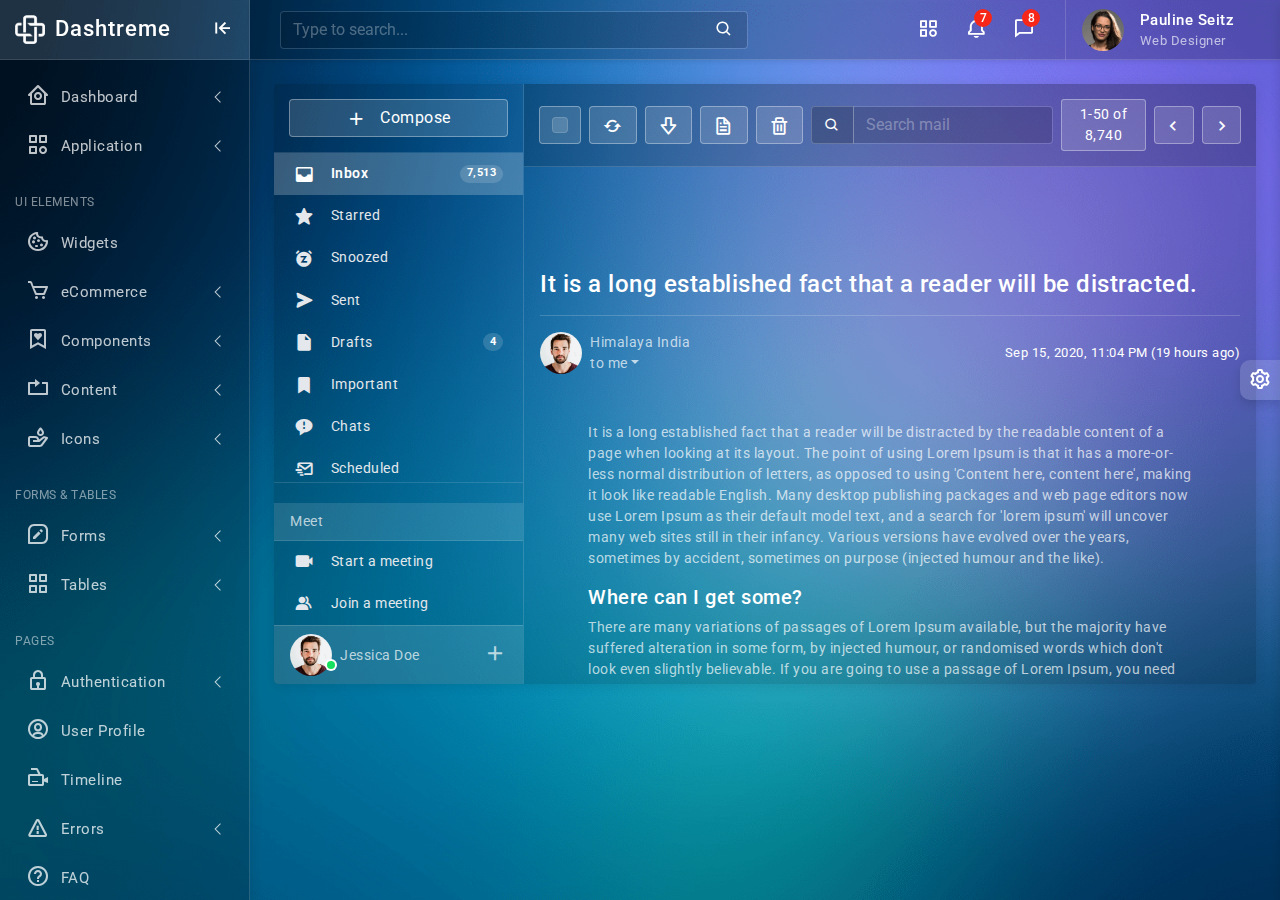
<file: app-emailread.html>
<!doctype html>
<html lang="en">

<head>
	<!-- Required meta tags -->
	<meta charset="utf-8">
	<meta name="viewport" content="width=device-width, initial-scale=1">
	<!--favicon-->
	<link rel="icon" href="assets/images/favicon-32x32.png" type="image/png" />
	<!--plugins-->
	<link href="assets/plugins/simplebar/css/simplebar.css" rel="stylesheet" />
	<link href="assets/plugins/perfect-scrollbar/css/perfect-scrollbar.css" rel="stylesheet" />
	<link href="assets/plugins/metismenu/css/metisMenu.min.css" rel="stylesheet" />
	<!-- loader-->
	<link href="assets/css/pace.min.css" rel="stylesheet" />
	<script src="assets/js/pace.min.js"></script>
	<!-- Bootstrap CSS -->
	<link href="assets/css/bootstrap.min.css" rel="stylesheet">
	<link href="https://fonts.googleapis.com/css2?family=Roboto:wght@400;500&display=swap" rel="stylesheet">
	<link href="assets/css/app.css" rel="stylesheet">
	<link href="assets/css/icons.css" rel="stylesheet">
	
	<title>Dashtreme - Multipurpose Bootstrap5 Admin Template</title>
</head>

<body class="bg-theme bg-theme1">
	<!--wrapper-->
	<div class="wrapper">
		<!--sidebar wrapper -->
		<div class="sidebar-wrapper" data-simplebar="true">
			<div class="sidebar-header">
				<div>
					<img src="assets/images/logo-icon.png" class="logo-icon" alt="logo icon">
				</div>
				<div>
					<h4 class="logo-text">Dashtreme</h4>
				</div>
				<div class="toggle-icon ms-auto"><i class='bx bx-arrow-to-left'></i>
				</div>
			</div>
			<!--navigation-->
			<ul class="metismenu" id="menu">
				<li>
					<a href="javascript:;" class="has-arrow">
						<div class="parent-icon"><i class='bx bx-home-circle'></i>
						</div>
						<div class="menu-title">Dashboard</div>
					</a>
					<ul>
						<li> <a href="index.html"><i class="bx bx-right-arrow-alt"></i>Default</a>
						</li>
						<li> <a href="dashboard-eCommerce.html"><i class="bx bx-right-arrow-alt"></i>eCommerce</a>
						</li>
						<li> <a href="dashboard-sales.html"><i class="bx bx-right-arrow-alt"></i>Sales</a>
						</li>
						<li> <a href="dashboard-analytics.html"><i class="bx bx-right-arrow-alt"></i>Analytics</a>
						</li>
						<li> <a href="dashboard-alternate.html"><i class="bx bx-right-arrow-alt"></i>Alternate</a>
						</li>
						<li> <a href="dashboard-digital-marketing.html"><i class="bx bx-right-arrow-alt"></i>Digital Marketing</a>
						</li>
						<li> <a href="dashboard-human-resources.html"><i class="bx bx-right-arrow-alt"></i>Human Resources</a>
						</li>
					</ul>
				</li>
				<li>
					<a href="javascript:;" class="has-arrow">
						<div class="parent-icon"><i class="bx bx-category"></i>
						</div>
						<div class="menu-title">Application</div>
					</a>
					<ul>
						<li> <a href="app-emailbox.html"><i class="bx bx-right-arrow-alt"></i>Email</a>
						</li>
						<li> <a href="app-chat-box.html"><i class="bx bx-right-arrow-alt"></i>Chat Box</a>
						</li>
						<li> <a href="app-file-manager.html"><i class="bx bx-right-arrow-alt"></i>File Manager</a>
						</li>
						<li> <a href="app-contact-list.html"><i class="bx bx-right-arrow-alt"></i>Contatcs</a>
						</li>
						<li> <a href="app-to-do.html"><i class="bx bx-right-arrow-alt"></i>Todo List</a>
						</li>
						<li> <a href="app-invoice.html"><i class="bx bx-right-arrow-alt"></i>Invoice</a>
						</li>
						<li> <a href="app-fullcalender.html"><i class="bx bx-right-arrow-alt"></i>Calendar</a>
						</li>
					</ul>
				</li>
				<li class="menu-label">UI Elements</li>
				<li>
					<a href="widgets.html">
						<div class="parent-icon"><i class='bx bx-cookie'></i>
						</div>
						<div class="menu-title">Widgets</div>
					</a>
				</li>
				<li>
					<a href="javascript:;" class="has-arrow">
						<div class="parent-icon"><i class='bx bx-cart'></i>
						</div>
						<div class="menu-title">eCommerce</div>
					</a>
					<ul>
						<li> <a href="ecommerce-products.html"><i class="bx bx-right-arrow-alt"></i>Products</a>
						</li>
						<li> <a href="ecommerce-products-details.html"><i class="bx bx-right-arrow-alt"></i>Product Details</a>
						</li>
						<li> <a href="ecommerce-add-new-products.html"><i class="bx bx-right-arrow-alt"></i>Add New Products</a>
						</li>
						<li> <a href="ecommerce-orders.html"><i class="bx bx-right-arrow-alt"></i>Orders</a>
						</li>
					</ul>
				</li>
				<li>
					<a class="has-arrow" href="javascript:;">
						<div class="parent-icon"><i class='bx bx-bookmark-heart'></i>
						</div>
						<div class="menu-title">Components</div>
					</a>
					<ul>
						<li> <a href="component-alerts.html"><i class="bx bx-right-arrow-alt"></i>Alerts</a>
						</li>
						<li> <a href="component-accordions.html"><i class="bx bx-right-arrow-alt"></i>Accordions</a>
						</li>
						<li> <a href="component-badges.html"><i class="bx bx-right-arrow-alt"></i>Badges</a>
						</li>
						<li> <a href="component-buttons.html"><i class="bx bx-right-arrow-alt"></i>Buttons</a>
						</li>
						<li> <a href="component-cards.html"><i class="bx bx-right-arrow-alt"></i>Cards</a>
						</li>
						<li> <a href="component-carousels.html"><i class="bx bx-right-arrow-alt"></i>Carousels</a>
						</li>
						<li> <a href="component-list-groups.html"><i class="bx bx-right-arrow-alt"></i>List Groups</a>
						</li>
						<li> <a href="component-media-object.html"><i class="bx bx-right-arrow-alt"></i>Media Objects</a>
						</li>
						<li> <a href="component-modals.html"><i class="bx bx-right-arrow-alt"></i>Modals</a>
						</li>
						<li> <a href="component-navs-tabs.html"><i class="bx bx-right-arrow-alt"></i>Navs & Tabs</a>
						</li>
						<li> <a href="component-navbar.html"><i class="bx bx-right-arrow-alt"></i>Navbar</a>
						</li>
						<li> <a href="component-paginations.html"><i class="bx bx-right-arrow-alt"></i>Pagination</a>
						</li>
						<li> <a href="component-popovers-tooltips.html"><i class="bx bx-right-arrow-alt"></i>Popovers & Tooltips</a>
						</li>
						<li> <a href="component-progress-bars.html"><i class="bx bx-right-arrow-alt"></i>Progress</a>
						</li>
						<li> <a href="component-spinners.html"><i class="bx bx-right-arrow-alt"></i>Spinners</a>
						</li>
						<li> <a href="component-notifications.html"><i class="bx bx-right-arrow-alt"></i>Notifications</a>
						</li>
						<li> <a href="component-avtars-chips.html"><i class="bx bx-right-arrow-alt"></i>Avatrs & Chips</a>
						</li>
					</ul>
				</li>
				<li>
					<a class="has-arrow" href="javascript:;">
						<div class="parent-icon"><i class="bx bx-repeat"></i>
						</div>
						<div class="menu-title">Content</div>
					</a>
					<ul>
						<li> <a href="content-grid-system.html"><i class="bx bx-right-arrow-alt"></i>Grid System</a>
						</li>
						<li> <a href="content-typography.html"><i class="bx bx-right-arrow-alt"></i>Typography</a>
						</li>
						<li> <a href="content-text-utilities.html"><i class="bx bx-right-arrow-alt"></i>Text Utilities</a>
						</li>
					</ul>
				</li>
				<li>
					<a class="has-arrow" href="javascript:;">
						<div class="parent-icon"> <i class="bx bx-donate-blood"></i>
						</div>
						<div class="menu-title">Icons</div>
					</a>
					<ul>
						<li> <a href="icons-line-icons.html"><i class="bx bx-right-arrow-alt"></i>Line Icons</a>
						</li>
						<li> <a href="icons-boxicons.html"><i class="bx bx-right-arrow-alt"></i>Boxicons</a>
						</li>
						<li> <a href="icons-feather-icons.html"><i class="bx bx-right-arrow-alt"></i>Feather Icons</a>
						</li>
					</ul>
				</li>
				<li class="menu-label">Forms & Tables</li>
				<li>
					<a class="has-arrow" href="javascript:;">
						<div class="parent-icon"><i class='bx bx-message-square-edit'></i>
						</div>
						<div class="menu-title">Forms</div>
					</a>
					<ul>
						<li> <a href="form-elements.html"><i class="bx bx-right-arrow-alt"></i>Form Elements</a>
						</li>
						<li> <a href="form-input-group.html"><i class="bx bx-right-arrow-alt"></i>Input Groups</a>
						</li>
						<li> <a href="form-layouts.html"><i class="bx bx-right-arrow-alt"></i>Forms Layouts</a>
						</li>
						<li> <a href="form-validations.html"><i class="bx bx-right-arrow-alt"></i>Form Validation</a>
						</li>
						<li> <a href="form-wizard.html"><i class="bx bx-right-arrow-alt"></i>Form Wizard</a>
						</li>
						<li> <a href="form-text-editor.html"><i class="bx bx-right-arrow-alt"></i>Text Editor</a>
						</li>
						<li> <a href="form-file-upload.html"><i class="bx bx-right-arrow-alt"></i>File Upload</a>
						</li>
						<li> <a href="form-date-time-pickes.html"><i class="bx bx-right-arrow-alt"></i>Date Pickers</a>
						</li>
						<li> <a href="form-select2.html"><i class="bx bx-right-arrow-alt"></i>Select2</a>
						</li>
					</ul>
				</li>
				<li>
					<a class="has-arrow" href="javascript:;">
						<div class="parent-icon"><i class="bx bx-grid-alt"></i>
						</div>
						<div class="menu-title">Tables</div>
					</a>
					<ul>
						<li> <a href="table-basic-table.html"><i class="bx bx-right-arrow-alt"></i>Basic Table</a>
						</li>
						<li> <a href="table-datatable.html"><i class="bx bx-right-arrow-alt"></i>Data Table</a>
						</li>
					</ul>
				</li>
				<li class="menu-label">Pages</li>
				<li>
					<a class="has-arrow" href="javascript:;">
						<div class="parent-icon"><i class="bx bx-lock"></i>
						</div>
						<div class="menu-title">Authentication</div>
					</a>
					<ul>
						<li> <a href="authentication-signin.html" target="_blank"><i class="bx bx-right-arrow-alt"></i>Sign In</a>
						</li>
						<li> <a href="authentication-signup.html" target="_blank"><i class="bx bx-right-arrow-alt"></i>Sign Up</a>
						</li>
						<li> <a href="authentication-signin-with-header-footer.html" target="_blank"><i class="bx bx-right-arrow-alt"></i>Sign In with Header & Footer</a>
						</li>
						<li> <a href="authentication-signup-with-header-footer.html" target="_blank"><i class="bx bx-right-arrow-alt"></i>Sign Up with Header & Footer</a>
						</li>
						<li> <a href="authentication-forgot-password.html" target="_blank"><i class="bx bx-right-arrow-alt"></i>Forgot Password</a>
						</li>
						<li> <a href="authentication-reset-password.html" target="_blank"><i class="bx bx-right-arrow-alt"></i>Reset Password</a>
						</li>
						<li> <a href="authentication-lock-screen.html" target="_blank"><i class="bx bx-right-arrow-alt"></i>Lock Screen</a>
						</li>
					</ul>
				</li>
				<li>
					<a href="user-profile.html">
						<div class="parent-icon"><i class="bx bx-user-circle"></i>
						</div>
						<div class="menu-title">User Profile</div>
					</a>
				</li>
				<li>
					<a href="timeline.html">
						<div class="parent-icon"> <i class="bx bx-video-recording"></i>
						</div>
						<div class="menu-title">Timeline</div>
					</a>
				</li>
				<li>
					<a class="has-arrow" href="javascript:;">
						<div class="parent-icon"><i class="bx bx-error"></i>
						</div>
						<div class="menu-title">Errors</div>
					</a>
					<ul>
						<li> <a href="errors-404-error.html" target="_blank"><i class="bx bx-right-arrow-alt"></i>404 Error</a>
						</li>
						<li> <a href="errors-500-error.html" target="_blank"><i class="bx bx-right-arrow-alt"></i>500 Error</a>
						</li>
						<li> <a href="errors-coming-soon.html" target="_blank"><i class="bx bx-right-arrow-alt"></i>Coming Soon</a>
						</li>
						<li> <a href="error-blank-page.html" target="_blank"><i class="bx bx-right-arrow-alt"></i>Blank Page</a>
						</li>
					</ul>
				</li>
				<li>
					<a href="faq.html">
						<div class="parent-icon"><i class="bx bx-help-circle"></i>
						</div>
						<div class="menu-title">FAQ</div>
					</a>
				</li>
				<li>
					<a href="pricing-table.html">
						<div class="parent-icon"><i class="bx bx-diamond"></i>
						</div>
						<div class="menu-title">Pricing</div>
					</a>
				</li>
				<li class="menu-label">Charts & Maps</li>
				<li>
					<a class="has-arrow" href="javascript:;">
						<div class="parent-icon"><i class="bx bx-line-chart"></i>
						</div>
						<div class="menu-title">Charts</div>
					</a>
					<ul>
						<li> <a href="charts-apex-chart.html"><i class="bx bx-right-arrow-alt"></i>Apex</a>
						</li>
						<li> <a href="charts-chartjs.html"><i class="bx bx-right-arrow-alt"></i>Chartjs</a>
						</li>
						<li> <a href="charts-highcharts.html"><i class="bx bx-right-arrow-alt"></i>Highcharts</a>
						</li>
					</ul>
				</li>
				<li>
					<a class="has-arrow" href="javascript:;">
						<div class="parent-icon"><i class="bx bx-map-alt"></i>
						</div>
						<div class="menu-title">Maps</div>
					</a>
					<ul>
						<li> <a href="map-google-maps.html"><i class="bx bx-right-arrow-alt"></i>Google Maps</a>
						</li>
						<li> <a href="map-vector-maps.html"><i class="bx bx-right-arrow-alt"></i>Vector Maps</a>
						</li>
					</ul>
				</li>
				<li class="menu-label">Others</li>
				<li>
					<a class="has-arrow" href="javascript:;">
						<div class="parent-icon"><i class="bx bx-menu"></i>
						</div>
						<div class="menu-title">Menu Levels</div>
					</a>
					<ul>
						<li> <a class="has-arrow" href="javascript:;"><i class="bx bx-right-arrow-alt"></i>Level One</a>
							<ul>
								<li> <a class="has-arrow" href="javascript:;"><i class="bx bx-right-arrow-alt"></i>Level Two</a>
									<ul>
										<li> <a href="javascript:;"><i class="bx bx-right-arrow-alt"></i>Level Three</a>
										</li>
									</ul>
								</li>
							</ul>
						</li>
					</ul>
				</li>
				<li>
					<a href="https://codervent.com/dashtreme/documentation/index.html" target="_blank">
						<div class="parent-icon"><i class="bx bx-folder"></i>
						</div>
						<div class="menu-title">Documentation</div>
					</a>
				</li>
				<li>
					<a href="https://themeforest.net/user/codervent" target="_blank">
						<div class="parent-icon"><i class="bx bx-support"></i>
						</div>
						<div class="menu-title">Support</div>
					</a>
				</li>
			</ul>
			<!--end navigation-->
		</div>
		<!--end sidebar wrapper -->
		<!--start header -->
		<header>
			<div class="topbar d-flex align-items-center">
				<nav class="navbar navbar-expand">
					<div class="mobile-toggle-menu"><i class='bx bx-menu'></i>
					</div>
					<div class="search-bar flex-grow-1">
						<div class="position-relative search-bar-box">
							<input type="text" class="form-control search-control" placeholder="Type to search..."> <span class="position-absolute top-50 search-show translate-middle-y"><i class='bx bx-search'></i></span>
							<span class="position-absolute top-50 search-close translate-middle-y"><i class='bx bx-x'></i></span>
						</div>
					</div>
					<div class="top-menu ms-auto">
						<ul class="navbar-nav align-items-center">
							<li class="nav-item mobile-search-icon">
								<a class="nav-link" href="#">	<i class='bx bx-search'></i>
								</a>
							</li>
							<li class="nav-item dropdown dropdown-large">
								<a class="nav-link dropdown-toggle dropdown-toggle-nocaret" href="#" role="button" data-bs-toggle="dropdown" aria-expanded="false">	<i class='bx bx-category'></i>
								</a>
								<div class="dropdown-menu dropdown-menu-end">
									<div class="row row-cols-3 g-3 p-3">
										<div class="col text-center">
											<div class="app-box mx-auto"><i class='bx bx-group'></i>
											</div>
											<div class="app-title">Teams</div>
										</div>
										<div class="col text-center">
											<div class="app-box mx-auto"><i class='bx bx-atom'></i>
											</div>
											<div class="app-title">Projects</div>
										</div>
										<div class="col text-center">
											<div class="app-box mx-auto"><i class='bx bx-shield'></i>
											</div>
											<div class="app-title">Tasks</div>
										</div>
										<div class="col text-center">
											<div class="app-box mx-auto"><i class='bx bx-notification'></i>
											</div>
											<div class="app-title">Feeds</div>
										</div>
										<div class="col text-center">
											<div class="app-box mx-auto"><i class='bx bx-file'></i>
											</div>
											<div class="app-title">Files</div>
										</div>
										<div class="col text-center">
											<div class="app-box mx-auto"><i class='bx bx-filter-alt'></i>
											</div>
											<div class="app-title">Alerts</div>
										</div>
									</div>
								</div>
							</li>
							<li class="nav-item dropdown dropdown-large">
								<a class="nav-link dropdown-toggle dropdown-toggle-nocaret position-relative" href="#" role="button" data-bs-toggle="dropdown" aria-expanded="false"> <span class="alert-count">7</span>
									<i class='bx bx-bell'></i>
								</a>
								<div class="dropdown-menu dropdown-menu-end">
									<a href="javascript:;">
										<div class="msg-header">
											<p class="msg-header-title">Notifications</p>
											<p class="msg-header-clear ms-auto">Marks all as read</p>
										</div>
									</a>
									<div class="header-notifications-list">
										<a class="dropdown-item" href="javascript:;">
											<div class="d-flex align-items-center">
												<div class="notify"><i class="bx bx-group"></i>
												</div>
												<div class="flex-grow-1">
													<h6 class="msg-name">New Customers<span class="msg-time float-end">14 Sec
												ago</span></h6>
													<p class="msg-info">5 new user registered</p>
												</div>
											</div>
										</a>
										<a class="dropdown-item" href="javascript:;">
											<div class="d-flex align-items-center">
												<div class="notify"><i class="bx bx-cart-alt"></i>
												</div>
												<div class="flex-grow-1">
													<h6 class="msg-name">New Orders <span class="msg-time float-end">2 min
												ago</span></h6>
													<p class="msg-info">You have recived new orders</p>
												</div>
											</div>
										</a>
										<a class="dropdown-item" href="javascript:;">
											<div class="d-flex align-items-center">
												<div class="notify"><i class="bx bx-file"></i>
												</div>
												<div class="flex-grow-1">
													<h6 class="msg-name">24 PDF File<span class="msg-time float-end">19 min
												ago</span></h6>
													<p class="msg-info">The pdf files generated</p>
												</div>
											</div>
										</a>
										<a class="dropdown-item" href="javascript:;">
											<div class="d-flex align-items-center">
												<div class="notify"><i class="bx bx-send"></i>
												</div>
												<div class="flex-grow-1">
													<h6 class="msg-name">Time Response <span class="msg-time float-end">28 min
												ago</span></h6>
													<p class="msg-info">5.1 min avarage time response</p>
												</div>
											</div>
										</a>
										<a class="dropdown-item" href="javascript:;">
											<div class="d-flex align-items-center">
												<div class="notify"><i class="bx bx-home-circle"></i>
												</div>
												<div class="flex-grow-1">
													<h6 class="msg-name">New Product Approved <span
												class="msg-time float-end">2 hrs ago</span></h6>
													<p class="msg-info">Your new product has approved</p>
												</div>
											</div>
										</a>
										<a class="dropdown-item" href="javascript:;">
											<div class="d-flex align-items-center">
												<div class="notify"><i class="bx bx-message-detail"></i>
												</div>
												<div class="flex-grow-1">
													<h6 class="msg-name">New Comments <span class="msg-time float-end">4 hrs
												ago</span></h6>
													<p class="msg-info">New customer comments recived</p>
												</div>
											</div>
										</a>
										<a class="dropdown-item" href="javascript:;">
											<div class="d-flex align-items-center">
												<div class="notify"><i class='bx bx-check-square'></i>
												</div>
												<div class="flex-grow-1">
													<h6 class="msg-name">Your item is shipped <span class="msg-time float-end">5 hrs
												ago</span></h6>
													<p class="msg-info">Successfully shipped your item</p>
												</div>
											</div>
										</a>
										<a class="dropdown-item" href="javascript:;">
											<div class="d-flex align-items-center">
												<div class="notify"><i class='bx bx-user-pin'></i>
												</div>
												<div class="flex-grow-1">
													<h6 class="msg-name">New 24 authors<span class="msg-time float-end">1 day
												ago</span></h6>
													<p class="msg-info">24 new authors joined last week</p>
												</div>
											</div>
										</a>
										<a class="dropdown-item" href="javascript:;">
											<div class="d-flex align-items-center">
												<div class="notify"><i class='bx bx-door-open'></i>
												</div>
												<div class="flex-grow-1">
													<h6 class="msg-name">Defense Alerts <span class="msg-time float-end">2 weeks
												ago</span></h6>
													<p class="msg-info">45% less alerts last 4 weeks</p>
												</div>
											</div>
										</a>
									</div>
									<a href="javascript:;">
										<div class="text-center msg-footer">View All Notifications</div>
									</a>
								</div>
							</li>
							<li class="nav-item dropdown dropdown-large">
								<a class="nav-link dropdown-toggle dropdown-toggle-nocaret position-relative" href="#" role="button" data-bs-toggle="dropdown" aria-expanded="false"> <span class="alert-count">8</span>
									<i class='bx bx-comment'></i>
								</a>
								<div class="dropdown-menu dropdown-menu-end">
									<a href="javascript:;">
										<div class="msg-header">
											<p class="msg-header-title">Messages</p>
											<p class="msg-header-clear ms-auto">Marks all as read</p>
										</div>
									</a>
									<div class="header-message-list">
										<a class="dropdown-item" href="javascript:;">
											<div class="d-flex align-items-center">
												<div class="user-online">
													<img src="assets/images/avatars/avatar-1.png" class="msg-avatar" alt="user avatar">
												</div>
												<div class="flex-grow-1">
													<h6 class="msg-name">Daisy Anderson <span class="msg-time float-end">5 sec
												ago</span></h6>
													<p class="msg-info">The standard chunk of lorem</p>
												</div>
											</div>
										</a>
										<a class="dropdown-item" href="javascript:;">
											<div class="d-flex align-items-center">
												<div class="user-online">
													<img src="assets/images/avatars/avatar-2.png" class="msg-avatar" alt="user avatar">
												</div>
												<div class="flex-grow-1">
													<h6 class="msg-name">Althea Cabardo <span class="msg-time float-end">14
												sec ago</span></h6>
													<p class="msg-info">Many desktop publishing packages</p>
												</div>
											</div>
										</a>
										<a class="dropdown-item" href="javascript:;">
											<div class="d-flex align-items-center">
												<div class="user-online">
													<img src="assets/images/avatars/avatar-3.png" class="msg-avatar" alt="user avatar">
												</div>
												<div class="flex-grow-1">
													<h6 class="msg-name">Oscar Garner <span class="msg-time float-end">8 min
												ago</span></h6>
													<p class="msg-info">Various versions have evolved over</p>
												</div>
											</div>
										</a>
										<a class="dropdown-item" href="javascript:;">
											<div class="d-flex align-items-center">
												<div class="user-online">
													<img src="assets/images/avatars/avatar-4.png" class="msg-avatar" alt="user avatar">
												</div>
												<div class="flex-grow-1">
													<h6 class="msg-name">Katherine Pechon <span class="msg-time float-end">15
												min ago</span></h6>
													<p class="msg-info">Making this the first true generator</p>
												</div>
											</div>
										</a>
										<a class="dropdown-item" href="javascript:;">
											<div class="d-flex align-items-center">
												<div class="user-online">
													<img src="assets/images/avatars/avatar-5.png" class="msg-avatar" alt="user avatar">
												</div>
												<div class="flex-grow-1">
													<h6 class="msg-name">Amelia Doe <span class="msg-time float-end">22 min
												ago</span></h6>
													<p class="msg-info">Duis aute irure dolor in reprehenderit</p>
												</div>
											</div>
										</a>
										<a class="dropdown-item" href="javascript:;">
											<div class="d-flex align-items-center">
												<div class="user-online">
													<img src="assets/images/avatars/avatar-6.png" class="msg-avatar" alt="user avatar">
												</div>
												<div class="flex-grow-1">
													<h6 class="msg-name">Cristina Jhons <span class="msg-time float-end">2 hrs
												ago</span></h6>
													<p class="msg-info">The passage is attributed to an unknown</p>
												</div>
											</div>
										</a>
										<a class="dropdown-item" href="javascript:;">
											<div class="d-flex align-items-center">
												<div class="user-online">
													<img src="assets/images/avatars/avatar-7.png" class="msg-avatar" alt="user avatar">
												</div>
												<div class="flex-grow-1">
													<h6 class="msg-name">James Caviness <span class="msg-time float-end">4 hrs
												ago</span></h6>
													<p class="msg-info">The point of using Lorem</p>
												</div>
											</div>
										</a>
										<a class="dropdown-item" href="javascript:;">
											<div class="d-flex align-items-center">
												<div class="user-online">
													<img src="assets/images/avatars/avatar-8.png" class="msg-avatar" alt="user avatar">
												</div>
												<div class="flex-grow-1">
													<h6 class="msg-name">Peter Costanzo <span class="msg-time float-end">6 hrs
												ago</span></h6>
													<p class="msg-info">It was popularised in the 1960s</p>
												</div>
											</div>
										</a>
										<a class="dropdown-item" href="javascript:;">
											<div class="d-flex align-items-center">
												<div class="user-online">
													<img src="assets/images/avatars/avatar-9.png" class="msg-avatar" alt="user avatar">
												</div>
												<div class="flex-grow-1">
													<h6 class="msg-name">David Buckley <span class="msg-time float-end">2 hrs
												ago</span></h6>
													<p class="msg-info">Various versions have evolved over</p>
												</div>
											</div>
										</a>
										<a class="dropdown-item" href="javascript:;">
											<div class="d-flex align-items-center">
												<div class="user-online">
													<img src="assets/images/avatars/avatar-10.png" class="msg-avatar" alt="user avatar">
												</div>
												<div class="flex-grow-1">
													<h6 class="msg-name">Thomas Wheeler <span class="msg-time float-end">2 days
												ago</span></h6>
													<p class="msg-info">If you are going to use a passage</p>
												</div>
											</div>
										</a>
										<a class="dropdown-item" href="javascript:;">
											<div class="d-flex align-items-center">
												<div class="user-online">
													<img src="assets/images/avatars/avatar-11.png" class="msg-avatar" alt="user avatar">
												</div>
												<div class="flex-grow-1">
													<h6 class="msg-name">Johnny Seitz <span class="msg-time float-end">5 days
												ago</span></h6>
													<p class="msg-info">All the Lorem Ipsum generators</p>
												</div>
											</div>
										</a>
									</div>
									<a href="javascript:;">
										<div class="text-center msg-footer">View All Messages</div>
									</a>
								</div>
							</li>
						</ul>
					</div>
					<div class="user-box dropdown">
						<a class="d-flex align-items-center nav-link dropdown-toggle dropdown-toggle-nocaret" href="#" role="button" data-bs-toggle="dropdown" aria-expanded="false">
							<img src="assets/images/avatars/avatar-2.png" class="user-img" alt="user avatar">
							<div class="user-info ps-3">
								<p class="user-name mb-0">Pauline Seitz</p>
								<p class="designattion mb-0">Web Designer</p>
							</div>
						</a>
						<ul class="dropdown-menu dropdown-menu-end">
							<li><a class="dropdown-item" href="javascript:;"><i class="bx bx-user"></i><span>Profile</span></a>
							</li>
							<li><a class="dropdown-item" href="javascript:;"><i class="bx bx-cog"></i><span>Settings</span></a>
							</li>
							<li><a class="dropdown-item" href="javascript:;"><i class='bx bx-home-circle'></i><span>Dashboard</span></a>
							</li>
							<li><a class="dropdown-item" href="javascript:;"><i class='bx bx-dollar-circle'></i><span>Earnings</span></a>
							</li>
							<li><a class="dropdown-item" href="javascript:;"><i class='bx bx-download'></i><span>Downloads</span></a>
							</li>
							<li>
								<div class="dropdown-divider mb-0"></div>
							</li>
							<li><a class="dropdown-item" href="javascript:;"><i class='bx bx-log-out-circle'></i><span>Logout</span></a>
							</li>
						</ul>
					</div>
				</nav>
			</div>
		</header>
		<!--end header -->
		<!--start page wrapper -->
		<div class="page-wrapper">
			<div class="page-content">
				<!--start email wrapper-->
				<div class="email-wrapper">
					<div class="email-sidebar">
						<div class="email-sidebar-header d-grid"> <a href="javascript:;" class="btn btn-light compose-mail-btn"><i class='bx bx-plus me-2'></i> Compose</a>
						</div>
						<div class="email-sidebar-content">
							<div class="email-navigation">
								<div class="list-group list-group-flush"> <a href="app-emailbox.html" class="list-group-item active d-flex align-items-center"><i class='bx bxs-inbox me-3 font-20'></i><span>Inbox</span><span class="badge bg-light rounded-pill ms-auto">7,513</span></a>
									<a href="javascript:;" class="list-group-item d-flex align-items-center"><i class='bx bxs-star me-3 font-20'></i><span>Starred</span></a>
									<a href="javascript:;" class="list-group-item d-flex align-items-center"><i class='bx bxs-alarm-snooze me-3 font-20'></i><span>Snoozed</span></a>
									<a href="javascript:;" class="list-group-item d-flex align-items-center"><i class='bx bxs-send me-3 font-20'></i><span>Sent</span></a>
									<a href="javascript:;" class="list-group-item d-flex align-items-center"><i class='bx bxs-file-blank me-3 font-20'></i><span>Drafts</span><span class="badge bg-light rounded-pill ms-auto">4</span></a>
									<a href="javascript:;" class="list-group-item d-flex align-items-center"><i class='bx bxs-bookmark me-3 font-20'></i><span>Important</span></a>
									<a href="javascript:;" class="list-group-item d-flex align-items-center"><i class='bx bxs-message-rounded-error me-3 font-20'></i><span>Chats</span></a>
									<a href="javascript:;" class="list-group-item d-flex align-items-center"><i class='bx bx-mail-send me-3 font-20'></i><span>Scheduled</span></a>
									<a href="javascript:;" class="list-group-item d-flex align-items-center"><i class='bx bxs-envelope-open me-3 font-20'></i><span>All Mail</span></a>
									<a href="javascript:;" class="list-group-item d-flex align-items-center"><i class='bx bxs-info-circle me-3 font-20'></i><span>Spam</span></a>
									<a href="javascript:;" class="list-group-item d-flex align-items-center"><i class='bx bxs-trash-alt me-3 font-20'></i><span>Trash</span></a>
								</div>
							</div>
							<div class="email-meeting">
								<div class="list-group list-group-flush">
									<div class="list-group-item"><span>Meet</span>
									</div> <a href="javascript:;" class="list-group-item d-flex align-items-center"><i class='bx bxs-video me-3 font-20'></i><span>Start a meeting</span></a>
									<a href="javascript:;" class="list-group-item d-flex align-items-center"><i class='bx bxs-group me-3 font-20'></i><span>Join a meeting</span></a>
									<div class="list-group-item email-hangout cursor-pointer border-top">
										<div class="d-flex align-items-center">
											<div class="chat-user-online">
												<img src="assets/images/avatars/avatar-1.png" width="42" height="42" class="rounded-circle" alt="" />
											</div>
											<div class="flex-grow-1 ms-2">
												<p class="mb-0">Jessica Doe</p>
											</div>
											<div class="dropdown">
												<div class="font-24 dropdown-toggle dropdown-toggle-nocaret" data-bs-toggle="dropdown"><i class='bx bx-plus'></i>
												</div>
												<div class="dropdown-menu dropdown-menu-right">	<a class="dropdown-item" href="javascript:;">Settings</a>
													<div class="dropdown-divider"></div>	<a class="dropdown-item" href="javascript:;">Help & Feedback</a>
													<a class="dropdown-item" href="javascript:;">Enable Split View Mode</a>
													<a class="dropdown-item" href="javascript:;">Keyboard Shortcuts</a>
													<div class="dropdown-divider"></div>	<a class="dropdown-item" href="javascript:;">Sign Out</a>
												</div>
											</div>
										</div>
									</div>
								</div>
							</div>
						</div>
					</div>
					<div class="email-header d-xl-flex align-items-center">
						<div class="d-flex align-items-center">
							<div class="email-toggle-btn"><i class='bx bx-menu'></i>
							</div>
							<div class="btn btn-light">
								<input class="form-check-input" type="checkbox">
							</div>
							<div class="">
								<button type="button" class="btn btn-light ms-2"><i class='bx bx-refresh me-0'></i>
								</button>
							</div>
							<div class="">
								<button type="button" class="btn btn-light ms-2"><i class='bx bx-downvote me-0'></i>
								</button>
							</div>
							<div class="d-none d-md-flex">
								<button type="button" class="btn btn-light ms-2"><i class='bx bx-file me-0'></i>
								</button>
							</div>
							<div class="">
								<button type="button" class="btn btn-light ms-2"><i class='bx bx-trash me-0'></i>
								</button>
							</div>
						</div>
						<div class="flex-grow-1 mx-xl-2 my-2 my-xl-0">
							<div class="input-group">	<span class="input-group-text"><i class="bx bx-search"></i></span>
								<input type="text" class="form-control" placeholder="Search mail">
							</div>
						</div>
						<div class="ms-auto d-flex align-items-center">
							<button class="btn btn-sm btn-light">1-50 of 8,740</button>
							<button class="btn btn-light px-2 ms-2"><i class='bx bx-chevron-left me-0'></i>
							</button>
							<button class="btn btn-light px-2 ms-2"><i class='bx bx-chevron-right me-0'></i>
							</button>
						</div>
					</div>
					<div class="email-content">
						<div class="email-read-box p-3">
							<h4>It is a long established fact that a reader will be distracted.</h4>
							<hr>
							<div class="d-flex align-items-center">
								<img src="assets/images/avatars/avatar-1.png" width="42" height="42" class="rounded-circle" alt="" />
								<div class="flex-grow-1 ms-2">
									<p class="mb-0 font-weight-bold">Himalaya India</p>
									<div class="dropdown">
										<div class="dropdown-toggle" data-bs-toggle="dropdown">to me</div>
										<div class="dropdown-menu">	<a class="dropdown-item" href="javascript:;">Settings</a>
											<div class="dropdown-divider"></div>	<a class="dropdown-item" href="javascript:;">Help & Feedback</a>
											<a class="dropdown-item" href="javascript:;">Enable Split View Mode</a>
											<a class="dropdown-item" href="javascript:;">Keyboard Shortcuts</a>
											<div class="dropdown-divider"></div>	<a class="dropdown-item" href="javascript:;">Sign Out</a>
										</div>
									</div>
								</div>
								<p class="mb-0 chat-time ps-5 ms-auto">Sep 15, 2020, 11:04 PM (19 hours ago)</p>
							</div>
							<div class="email-read-content px-md-5 py-5">
								<p>It is a long established fact that a reader will be distracted by the readable content of a page when looking at its layout. The point of using Lorem Ipsum is that it has a more-or-less normal distribution of letters, as opposed to using 'Content here, content here', making it look like readable English. Many desktop publishing packages and web page editors now use Lorem Ipsum as their default model text, and a search for 'lorem ipsum' will uncover many web sites still in their infancy. Various versions have evolved over the years, sometimes by accident, sometimes on purpose (injected humour and the like).</p>
								<h5>Where can I get some?</h5>
								<p>There are many variations of passages of Lorem Ipsum available, but the majority have suffered alteration in some form, by injected humour, or randomised words which don't look even slightly believable. If you are going to use a passage of Lorem Ipsum, you need to be sure there isn't anything embarrassing hidden in the middle of text. All the Lorem Ipsum generators on the Internet tend to repeat predefined chunks as necessary, making this the first true generator on the Internet.</p>
								<hr>
								<h5>Where does it come from?</h5>
								<p>Contrary to popular belief, Lorem Ipsum is not simply random text. It has roots in a piece of classical Latin literature from 45 BC, making it over 2000 years old. Richard McClintock, a Latin professor at Hampden-Sydney College in Virginia, looked up one of the more obscure Latin words.</p>
								<p>consectetur, from a Lorem Ipsum passage, and going through the cites of the word in classical literature, discovered the undoubtable source. Lorem Ipsum comes from sections 1.10.32 and 1.10.33 of "de Finibus Bonorum et Malorum" (The Extremes of Good and Evil) by Cicero, written in 45 BC. This book is a treatise on the theory of ethics, very popular during the Renaissance. The first line of Lorem Ipsum, "Lorem ipsum dolor sit amet..", comes from a line in section 1.10.32.</p>
								<p>The standard chunk of Lorem Ipsum used since the 1500s is reproduced below for those interested. Sections 1.10.32 and 1.10.33 from "de Finibus Bonorum et Malorum" by Cicero are also reproduced in their exact original form, accompanied by English versions from the 1914 translation by H. Rackham.</p>
							</div>
						</div>
					</div>
					<!--start compose mail-->
					<div class="compose-mail-popup">
						<div class="card">
							<div class="card-header bg-dark text-white py-2 cursor-pointer">
								<div class="d-flex align-items-center">
									<div class="compose-mail-title">New Message</div>
									<div class="compose-mail-close ms-auto">x</div>
								</div>
							</div>
							<div class="card-body">
								<div class="email-form">
									<div class="mb-3">
										<input type="text" class="form-control" placeholder="To" />
									</div>
									<div class="mb-3">
										<input type="text" class="form-control" placeholder="Subject" />
									</div>
									<div class="mb-3">
										<textarea class="form-control" placeholder="Message" rows="10" cols="10"></textarea>
									</div>
									<div class="mb-0">
										<div class="d-flex align-items-center">
											<div class="">
												<div class="btn-group">
													<button type="button" class="btn btn-primary">Action</button>
													<button type="button" class="btn btn-light dropdown-toggle dropdown-toggle-split" data-bs-toggle="dropdown">	<span class="visually-hidden">Toggle Dropdown</span>
													</button>
													<div class="dropdown-menu">	<a class="dropdown-item" href="javascript:;">Action</a>
														<a class="dropdown-item" href="javascript:;">Another action</a>
														<a class="dropdown-item" href="javascript:;">Something else here</a>
														<div class="dropdown-divider"></div>	<a class="dropdown-item" href="javascript:;">Separated link</a>
													</div>
												</div>
											</div>
											<div class="ms-2">
												<button type="button" class="btn border-0 btn-sm btn-white"><i class="lni lni-text-format"></i>
												</button>
												<button type="button" class="btn border-0 btn-sm btn-white"><i class='bx bx-link-alt'></i>
												</button>
												<button type="button" class="btn border-0 btn-sm btn-white"><i class="lni lni-emoji-tounge"></i>
												</button>
												<button type="button" class="btn border-0 btn-sm btn-white"><i class="lni lni-google-drive"></i>
												</button>
											</div>
											<div class="ms-auto">
												<button type="button" class="btn border-0 btn-sm btn-white"><i class="lni lni-trash"></i>
												</button>
											</div>
										</div>
									</div>
								</div>
							</div>
						</div>
					</div>
					<!--end compose mail-->
					<!--start email overlay-->
					<div class="overlay email-toggle-btn-mobile"></div>
					<!--end email overlay-->
				</div>
				<!--end email wrapper-->
			</div>
		</div>
		<!--end page wrapper -->
		<!--start overlay-->
		<div class="overlay toggle-icon"></div>
		<!--end overlay-->
		<!--Start Back To Top Button--> <a href="javaScript:;" class="back-to-top"><i class='bx bxs-up-arrow-alt'></i></a>
		<!--End Back To Top Button-->
	</div>
	<!--end wrapper-->
	<!--start switcher-->
	<div class="switcher-wrapper">
		<div class="switcher-btn"> <i class='bx bx-cog bx-spin'></i>
		</div>
		<div class="switcher-body">
			<div class="d-flex align-items-center">
				<h5 class="mb-0 text-uppercase">Theme Customizer</h5>
				<button type="button" class="btn-close ms-auto close-switcher" aria-label="Close"></button>
			</div>
			<hr/>
			<p class="mb-0">Gaussian Texture</p>
			<hr>
			<ul class="switcher">
				<li id="theme1"></li>
				<li id="theme2"></li>
				<li id="theme3"></li>
				<li id="theme4"></li>
				<li id="theme5"></li>
				<li id="theme6"></li>
			</ul>
			<hr>
			<p class="mb-0">Gradient Background</p>
			<hr>
			<ul class="switcher">
				<li id="theme7"></li>
				<li id="theme8"></li>
				<li id="theme9"></li>
				<li id="theme10"></li>
				<li id="theme11"></li>
				<li id="theme12"></li>
				<li id="theme13"></li>
				<li id="theme14"></li>
				<li id="theme15"></li>
			  </ul>
		</div>
	</div>
	<!--end switcher-->
	<!-- Bootstrap JS -->
	<script src="assets/js/bootstrap.bundle.min.js"></script>
	<!--plugins-->
	<script src="assets/js/jquery.min.js"></script>
	<script src="assets/plugins/simplebar/js/simplebar.min.js"></script>
	<script src="assets/plugins/metismenu/js/metisMenu.min.js"></script>
	<script src="assets/plugins/perfect-scrollbar/js/perfect-scrollbar.js"></script>
	<script>
		new PerfectScrollbar('.email-navigation');
		new PerfectScrollbar('.email-read-box');
	</script>
	<!--app JS-->
	<script src="assets/js/app.js"></script>
</body>

</html>
</file>
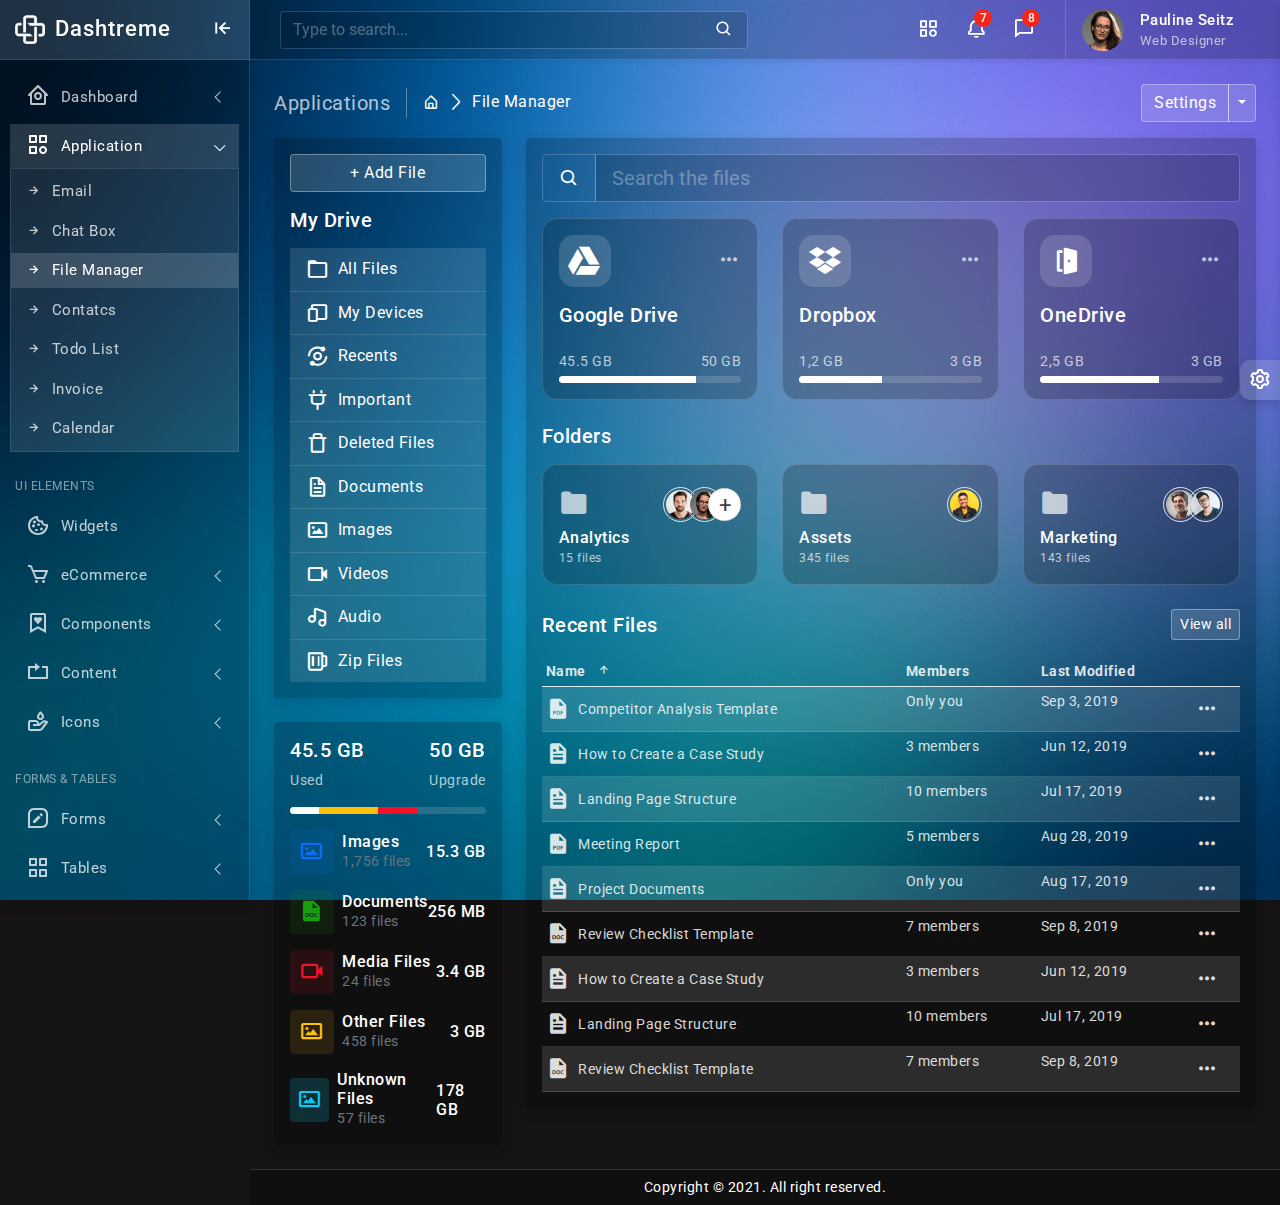
<file: app-file-manager.html>
<!doctype html>
<html lang="en">

<head>
	<!-- Required meta tags -->
	<meta charset="utf-8">
	<meta name="viewport" content="width=device-width, initial-scale=1">
	<!--favicon-->
	<link rel="icon" href="assets/images/favicon-32x32.png" type="image/png" />
	<!--plugins-->
	<link href="assets/plugins/simplebar/css/simplebar.css" rel="stylesheet" />
	<link href="assets/plugins/perfect-scrollbar/css/perfect-scrollbar.css" rel="stylesheet" />
	<link href="assets/plugins/metismenu/css/metisMenu.min.css" rel="stylesheet" />
	<!-- loader-->
	<link href="assets/css/pace.min.css" rel="stylesheet" />
	<script src="assets/js/pace.min.js"></script>
	<!-- Bootstrap CSS -->
	<link href="assets/css/bootstrap.min.css" rel="stylesheet">
	<link href="https://fonts.googleapis.com/css2?family=Roboto:wght@400;500&display=swap" rel="stylesheet">
	<link href="assets/css/app.css" rel="stylesheet">
	<link href="assets/css/icons.css" rel="stylesheet">
	
	<title>Dashtreme - Multipurpose Bootstrap5 Admin Template</title>
</head>

<body class="bg-theme bg-theme1">
	<!--wrapper-->
	<div class="wrapper">
		<!--sidebar wrapper -->
		<div class="sidebar-wrapper" data-simplebar="true">
			<div class="sidebar-header">
				<div>
					<img src="assets/images/logo-icon.png" class="logo-icon" alt="logo icon">
				</div>
				<div>
					<h4 class="logo-text">Dashtreme</h4>
				</div>
				<div class="toggle-icon ms-auto"><i class='bx bx-arrow-to-left'></i>
				</div>
			</div>
			<!--navigation-->
			<ul class="metismenu" id="menu">
				<li>
					<a href="javascript:;" class="has-arrow">
						<div class="parent-icon"><i class='bx bx-home-circle'></i>
						</div>
						<div class="menu-title">Dashboard</div>
					</a>
					<ul>
						<li> <a href="index.html"><i class="bx bx-right-arrow-alt"></i>Default</a>
						</li>
						<li> <a href="dashboard-eCommerce.html"><i class="bx bx-right-arrow-alt"></i>eCommerce</a>
						</li>
						<li> <a href="dashboard-sales.html"><i class="bx bx-right-arrow-alt"></i>Sales</a>
						</li>
						<li> <a href="dashboard-analytics.html"><i class="bx bx-right-arrow-alt"></i>Analytics</a>
						</li>
						<li> <a href="dashboard-alternate.html"><i class="bx bx-right-arrow-alt"></i>Alternate</a>
						</li>
						<li> <a href="dashboard-digital-marketing.html"><i class="bx bx-right-arrow-alt"></i>Digital Marketing</a>
						</li>
						<li> <a href="dashboard-human-resources.html"><i class="bx bx-right-arrow-alt"></i>Human Resources</a>
						</li>
					</ul>
				</li>
				<li>
					<a href="javascript:;" class="has-arrow">
						<div class="parent-icon"><i class="bx bx-category"></i>
						</div>
						<div class="menu-title">Application</div>
					</a>
					<ul>
						<li> <a href="app-emailbox.html"><i class="bx bx-right-arrow-alt"></i>Email</a>
						</li>
						<li> <a href="app-chat-box.html"><i class="bx bx-right-arrow-alt"></i>Chat Box</a>
						</li>
						<li> <a href="app-file-manager.html"><i class="bx bx-right-arrow-alt"></i>File Manager</a>
						</li>
						<li> <a href="app-contact-list.html"><i class="bx bx-right-arrow-alt"></i>Contatcs</a>
						</li>
						<li> <a href="app-to-do.html"><i class="bx bx-right-arrow-alt"></i>Todo List</a>
						</li>
						<li> <a href="app-invoice.html"><i class="bx bx-right-arrow-alt"></i>Invoice</a>
						</li>
						<li> <a href="app-fullcalender.html"><i class="bx bx-right-arrow-alt"></i>Calendar</a>
						</li>
					</ul>
				</li>
				<li class="menu-label">UI Elements</li>
				<li>
					<a href="widgets.html">
						<div class="parent-icon"><i class='bx bx-cookie'></i>
						</div>
						<div class="menu-title">Widgets</div>
					</a>
				</li>
				<li>
					<a href="javascript:;" class="has-arrow">
						<div class="parent-icon"><i class='bx bx-cart'></i>
						</div>
						<div class="menu-title">eCommerce</div>
					</a>
					<ul>
						<li> <a href="ecommerce-products.html"><i class="bx bx-right-arrow-alt"></i>Products</a>
						</li>
						<li> <a href="ecommerce-products-details.html"><i class="bx bx-right-arrow-alt"></i>Product Details</a>
						</li>
						<li> <a href="ecommerce-add-new-products.html"><i class="bx bx-right-arrow-alt"></i>Add New Products</a>
						</li>
						<li> <a href="ecommerce-orders.html"><i class="bx bx-right-arrow-alt"></i>Orders</a>
						</li>
					</ul>
				</li>
				<li>
					<a class="has-arrow" href="javascript:;">
						<div class="parent-icon"><i class='bx bx-bookmark-heart'></i>
						</div>
						<div class="menu-title">Components</div>
					</a>
					<ul>
						<li> <a href="component-alerts.html"><i class="bx bx-right-arrow-alt"></i>Alerts</a>
						</li>
						<li> <a href="component-accordions.html"><i class="bx bx-right-arrow-alt"></i>Accordions</a>
						</li>
						<li> <a href="component-badges.html"><i class="bx bx-right-arrow-alt"></i>Badges</a>
						</li>
						<li> <a href="component-buttons.html"><i class="bx bx-right-arrow-alt"></i>Buttons</a>
						</li>
						<li> <a href="component-cards.html"><i class="bx bx-right-arrow-alt"></i>Cards</a>
						</li>
						<li> <a href="component-carousels.html"><i class="bx bx-right-arrow-alt"></i>Carousels</a>
						</li>
						<li> <a href="component-list-groups.html"><i class="bx bx-right-arrow-alt"></i>List Groups</a>
						</li>
						<li> <a href="component-media-object.html"><i class="bx bx-right-arrow-alt"></i>Media Objects</a>
						</li>
						<li> <a href="component-modals.html"><i class="bx bx-right-arrow-alt"></i>Modals</a>
						</li>
						<li> <a href="component-navs-tabs.html"><i class="bx bx-right-arrow-alt"></i>Navs & Tabs</a>
						</li>
						<li> <a href="component-navbar.html"><i class="bx bx-right-arrow-alt"></i>Navbar</a>
						</li>
						<li> <a href="component-paginations.html"><i class="bx bx-right-arrow-alt"></i>Pagination</a>
						</li>
						<li> <a href="component-popovers-tooltips.html"><i class="bx bx-right-arrow-alt"></i>Popovers & Tooltips</a>
						</li>
						<li> <a href="component-progress-bars.html"><i class="bx bx-right-arrow-alt"></i>Progress</a>
						</li>
						<li> <a href="component-spinners.html"><i class="bx bx-right-arrow-alt"></i>Spinners</a>
						</li>
						<li> <a href="component-notifications.html"><i class="bx bx-right-arrow-alt"></i>Notifications</a>
						</li>
						<li> <a href="component-avtars-chips.html"><i class="bx bx-right-arrow-alt"></i>Avatrs & Chips</a>
						</li>
					</ul>
				</li>
				<li>
					<a class="has-arrow" href="javascript:;">
						<div class="parent-icon"><i class="bx bx-repeat"></i>
						</div>
						<div class="menu-title">Content</div>
					</a>
					<ul>
						<li> <a href="content-grid-system.html"><i class="bx bx-right-arrow-alt"></i>Grid System</a>
						</li>
						<li> <a href="content-typography.html"><i class="bx bx-right-arrow-alt"></i>Typography</a>
						</li>
						<li> <a href="content-text-utilities.html"><i class="bx bx-right-arrow-alt"></i>Text Utilities</a>
						</li>
					</ul>
				</li>
				<li>
					<a class="has-arrow" href="javascript:;">
						<div class="parent-icon"> <i class="bx bx-donate-blood"></i>
						</div>
						<div class="menu-title">Icons</div>
					</a>
					<ul>
						<li> <a href="icons-line-icons.html"><i class="bx bx-right-arrow-alt"></i>Line Icons</a>
						</li>
						<li> <a href="icons-boxicons.html"><i class="bx bx-right-arrow-alt"></i>Boxicons</a>
						</li>
						<li> <a href="icons-feather-icons.html"><i class="bx bx-right-arrow-alt"></i>Feather Icons</a>
						</li>
					</ul>
				</li>
				<li class="menu-label">Forms & Tables</li>
				<li>
					<a class="has-arrow" href="javascript:;">
						<div class="parent-icon"><i class='bx bx-message-square-edit'></i>
						</div>
						<div class="menu-title">Forms</div>
					</a>
					<ul>
						<li> <a href="form-elements.html"><i class="bx bx-right-arrow-alt"></i>Form Elements</a>
						</li>
						<li> <a href="form-input-group.html"><i class="bx bx-right-arrow-alt"></i>Input Groups</a>
						</li>
						<li> <a href="form-layouts.html"><i class="bx bx-right-arrow-alt"></i>Forms Layouts</a>
						</li>
						<li> <a href="form-validations.html"><i class="bx bx-right-arrow-alt"></i>Form Validation</a>
						</li>
						<li> <a href="form-wizard.html"><i class="bx bx-right-arrow-alt"></i>Form Wizard</a>
						</li>
						<li> <a href="form-text-editor.html"><i class="bx bx-right-arrow-alt"></i>Text Editor</a>
						</li>
						<li> <a href="form-file-upload.html"><i class="bx bx-right-arrow-alt"></i>File Upload</a>
						</li>
						<li> <a href="form-date-time-pickes.html"><i class="bx bx-right-arrow-alt"></i>Date Pickers</a>
						</li>
						<li> <a href="form-select2.html"><i class="bx bx-right-arrow-alt"></i>Select2</a>
						</li>
					</ul>
				</li>
				<li>
					<a class="has-arrow" href="javascript:;">
						<div class="parent-icon"><i class="bx bx-grid-alt"></i>
						</div>
						<div class="menu-title">Tables</div>
					</a>
					<ul>
						<li> <a href="table-basic-table.html"><i class="bx bx-right-arrow-alt"></i>Basic Table</a>
						</li>
						<li> <a href="table-datatable.html"><i class="bx bx-right-arrow-alt"></i>Data Table</a>
						</li>
					</ul>
				</li>
				<li class="menu-label">Pages</li>
				<li>
					<a class="has-arrow" href="javascript:;">
						<div class="parent-icon"><i class="bx bx-lock"></i>
						</div>
						<div class="menu-title">Authentication</div>
					</a>
					<ul>
						<li> <a href="authentication-signin.html" target="_blank"><i class="bx bx-right-arrow-alt"></i>Sign In</a>
						</li>
						<li> <a href="authentication-signup.html" target="_blank"><i class="bx bx-right-arrow-alt"></i>Sign Up</a>
						</li>
						<li> <a href="authentication-signin-with-header-footer.html" target="_blank"><i class="bx bx-right-arrow-alt"></i>Sign In with Header & Footer</a>
						</li>
						<li> <a href="authentication-signup-with-header-footer.html" target="_blank"><i class="bx bx-right-arrow-alt"></i>Sign Up with Header & Footer</a>
						</li>
						<li> <a href="authentication-forgot-password.html" target="_blank"><i class="bx bx-right-arrow-alt"></i>Forgot Password</a>
						</li>
						<li> <a href="authentication-reset-password.html" target="_blank"><i class="bx bx-right-arrow-alt"></i>Reset Password</a>
						</li>
						<li> <a href="authentication-lock-screen.html" target="_blank"><i class="bx bx-right-arrow-alt"></i>Lock Screen</a>
						</li>
					</ul>
				</li>
				<li>
					<a href="user-profile.html">
						<div class="parent-icon"><i class="bx bx-user-circle"></i>
						</div>
						<div class="menu-title">User Profile</div>
					</a>
				</li>
				<li>
					<a href="timeline.html">
						<div class="parent-icon"> <i class="bx bx-video-recording"></i>
						</div>
						<div class="menu-title">Timeline</div>
					</a>
				</li>
				<li>
					<a class="has-arrow" href="javascript:;">
						<div class="parent-icon"><i class="bx bx-error"></i>
						</div>
						<div class="menu-title">Errors</div>
					</a>
					<ul>
						<li> <a href="errors-404-error.html" target="_blank"><i class="bx bx-right-arrow-alt"></i>404 Error</a>
						</li>
						<li> <a href="errors-500-error.html" target="_blank"><i class="bx bx-right-arrow-alt"></i>500 Error</a>
						</li>
						<li> <a href="errors-coming-soon.html" target="_blank"><i class="bx bx-right-arrow-alt"></i>Coming Soon</a>
						</li>
						<li> <a href="error-blank-page.html" target="_blank"><i class="bx bx-right-arrow-alt"></i>Blank Page</a>
						</li>
					</ul>
				</li>
				<li>
					<a href="faq.html">
						<div class="parent-icon"><i class="bx bx-help-circle"></i>
						</div>
						<div class="menu-title">FAQ</div>
					</a>
				</li>
				<li>
					<a href="pricing-table.html">
						<div class="parent-icon"><i class="bx bx-diamond"></i>
						</div>
						<div class="menu-title">Pricing</div>
					</a>
				</li>
				<li class="menu-label">Charts & Maps</li>
				<li>
					<a class="has-arrow" href="javascript:;">
						<div class="parent-icon"><i class="bx bx-line-chart"></i>
						</div>
						<div class="menu-title">Charts</div>
					</a>
					<ul>
						<li> <a href="charts-apex-chart.html"><i class="bx bx-right-arrow-alt"></i>Apex</a>
						</li>
						<li> <a href="charts-chartjs.html"><i class="bx bx-right-arrow-alt"></i>Chartjs</a>
						</li>
						<li> <a href="charts-highcharts.html"><i class="bx bx-right-arrow-alt"></i>Highcharts</a>
						</li>
					</ul>
				</li>
				<li>
					<a class="has-arrow" href="javascript:;">
						<div class="parent-icon"><i class="bx bx-map-alt"></i>
						</div>
						<div class="menu-title">Maps</div>
					</a>
					<ul>
						<li> <a href="map-google-maps.html"><i class="bx bx-right-arrow-alt"></i>Google Maps</a>
						</li>
						<li> <a href="map-vector-maps.html"><i class="bx bx-right-arrow-alt"></i>Vector Maps</a>
						</li>
					</ul>
				</li>
				<li class="menu-label">Others</li>
				<li>
					<a class="has-arrow" href="javascript:;">
						<div class="parent-icon"><i class="bx bx-menu"></i>
						</div>
						<div class="menu-title">Menu Levels</div>
					</a>
					<ul>
						<li> <a class="has-arrow" href="javascript:;"><i class="bx bx-right-arrow-alt"></i>Level One</a>
							<ul>
								<li> <a class="has-arrow" href="javascript:;"><i class="bx bx-right-arrow-alt"></i>Level Two</a>
									<ul>
										<li> <a href="javascript:;"><i class="bx bx-right-arrow-alt"></i>Level Three</a>
										</li>
									</ul>
								</li>
							</ul>
						</li>
					</ul>
				</li>
				<li>
					<a href="https://codervent.com/dashtreme/documentation/index.html" target="_blank">
						<div class="parent-icon"><i class="bx bx-folder"></i>
						</div>
						<div class="menu-title">Documentation</div>
					</a>
				</li>
				<li>
					<a href="https://themeforest.net/user/codervent" target="_blank">
						<div class="parent-icon"><i class="bx bx-support"></i>
						</div>
						<div class="menu-title">Support</div>
					</a>
				</li>
			</ul>
			<!--end navigation-->
		</div>
		<!--end sidebar wrapper -->
		<!--start header -->
		<header>
			<div class="topbar d-flex align-items-center">
				<nav class="navbar navbar-expand">
					<div class="mobile-toggle-menu"><i class='bx bx-menu'></i>
					</div>
					<div class="search-bar flex-grow-1">
						<div class="position-relative search-bar-box">
							<input type="text" class="form-control search-control" placeholder="Type to search..."> <span class="position-absolute top-50 search-show translate-middle-y"><i class='bx bx-search'></i></span>
							<span class="position-absolute top-50 search-close translate-middle-y"><i class='bx bx-x'></i></span>
						</div>
					</div>
					<div class="top-menu ms-auto">
						<ul class="navbar-nav align-items-center">
							<li class="nav-item mobile-search-icon">
								<a class="nav-link" href="#">	<i class='bx bx-search'></i>
								</a>
							</li>
							<li class="nav-item dropdown dropdown-large">
								<a class="nav-link dropdown-toggle dropdown-toggle-nocaret" href="#" role="button" data-bs-toggle="dropdown" aria-expanded="false">	<i class='bx bx-category'></i>
								</a>
								<div class="dropdown-menu dropdown-menu-end">
									<div class="row row-cols-3 g-3 p-3">
										<div class="col text-center">
											<div class="app-box mx-auto"><i class='bx bx-group'></i>
											</div>
											<div class="app-title">Teams</div>
										</div>
										<div class="col text-center">
											<div class="app-box mx-auto"><i class='bx bx-atom'></i>
											</div>
											<div class="app-title">Projects</div>
										</div>
										<div class="col text-center">
											<div class="app-box mx-auto"><i class='bx bx-shield'></i>
											</div>
											<div class="app-title">Tasks</div>
										</div>
										<div class="col text-center">
											<div class="app-box mx-auto"><i class='bx bx-notification'></i>
											</div>
											<div class="app-title">Feeds</div>
										</div>
										<div class="col text-center">
											<div class="app-box mx-auto"><i class='bx bx-file'></i>
											</div>
											<div class="app-title">Files</div>
										</div>
										<div class="col text-center">
											<div class="app-box mx-auto"><i class='bx bx-filter-alt'></i>
											</div>
											<div class="app-title">Alerts</div>
										</div>
									</div>
								</div>
							</li>
							<li class="nav-item dropdown dropdown-large">
								<a class="nav-link dropdown-toggle dropdown-toggle-nocaret position-relative" href="#" role="button" data-bs-toggle="dropdown" aria-expanded="false"> <span class="alert-count">7</span>
									<i class='bx bx-bell'></i>
								</a>
								<div class="dropdown-menu dropdown-menu-end">
									<a href="javascript:;">
										<div class="msg-header">
											<p class="msg-header-title">Notifications</p>
											<p class="msg-header-clear ms-auto">Marks all as read</p>
										</div>
									</a>
									<div class="header-notifications-list">
										<a class="dropdown-item" href="javascript:;">
											<div class="d-flex align-items-center">
												<div class="notify"><i class="bx bx-group"></i>
												</div>
												<div class="flex-grow-1">
													<h6 class="msg-name">New Customers<span class="msg-time float-end">14 Sec
												ago</span></h6>
													<p class="msg-info">5 new user registered</p>
												</div>
											</div>
										</a>
										<a class="dropdown-item" href="javascript:;">
											<div class="d-flex align-items-center">
												<div class="notify"><i class="bx bx-cart-alt"></i>
												</div>
												<div class="flex-grow-1">
													<h6 class="msg-name">New Orders <span class="msg-time float-end">2 min
												ago</span></h6>
													<p class="msg-info">You have recived new orders</p>
												</div>
											</div>
										</a>
										<a class="dropdown-item" href="javascript:;">
											<div class="d-flex align-items-center">
												<div class="notify"><i class="bx bx-file"></i>
												</div>
												<div class="flex-grow-1">
													<h6 class="msg-name">24 PDF File<span class="msg-time float-end">19 min
												ago</span></h6>
													<p class="msg-info">The pdf files generated</p>
												</div>
											</div>
										</a>
										<a class="dropdown-item" href="javascript:;">
											<div class="d-flex align-items-center">
												<div class="notify"><i class="bx bx-send"></i>
												</div>
												<div class="flex-grow-1">
													<h6 class="msg-name">Time Response <span class="msg-time float-end">28 min
												ago</span></h6>
													<p class="msg-info">5.1 min avarage time response</p>
												</div>
											</div>
										</a>
										<a class="dropdown-item" href="javascript:;">
											<div class="d-flex align-items-center">
												<div class="notify"><i class="bx bx-home-circle"></i>
												</div>
												<div class="flex-grow-1">
													<h6 class="msg-name">New Product Approved <span
												class="msg-time float-end">2 hrs ago</span></h6>
													<p class="msg-info">Your new product has approved</p>
												</div>
											</div>
										</a>
										<a class="dropdown-item" href="javascript:;">
											<div class="d-flex align-items-center">
												<div class="notify"><i class="bx bx-message-detail"></i>
												</div>
												<div class="flex-grow-1">
													<h6 class="msg-name">New Comments <span class="msg-time float-end">4 hrs
												ago</span></h6>
													<p class="msg-info">New customer comments recived</p>
												</div>
											</div>
										</a>
										<a class="dropdown-item" href="javascript:;">
											<div class="d-flex align-items-center">
												<div class="notify"><i class='bx bx-check-square'></i>
												</div>
												<div class="flex-grow-1">
													<h6 class="msg-name">Your item is shipped <span class="msg-time float-end">5 hrs
												ago</span></h6>
													<p class="msg-info">Successfully shipped your item</p>
												</div>
											</div>
										</a>
										<a class="dropdown-item" href="javascript:;">
											<div class="d-flex align-items-center">
												<div class="notify"><i class='bx bx-user-pin'></i>
												</div>
												<div class="flex-grow-1">
													<h6 class="msg-name">New 24 authors<span class="msg-time float-end">1 day
												ago</span></h6>
													<p class="msg-info">24 new authors joined last week</p>
												</div>
											</div>
										</a>
										<a class="dropdown-item" href="javascript:;">
											<div class="d-flex align-items-center">
												<div class="notify"><i class='bx bx-door-open'></i>
												</div>
												<div class="flex-grow-1">
													<h6 class="msg-name">Defense Alerts <span class="msg-time float-end">2 weeks
												ago</span></h6>
													<p class="msg-info">45% less alerts last 4 weeks</p>
												</div>
											</div>
										</a>
									</div>
									<a href="javascript:;">
										<div class="text-center msg-footer">View All Notifications</div>
									</a>
								</div>
							</li>
							<li class="nav-item dropdown dropdown-large">
								<a class="nav-link dropdown-toggle dropdown-toggle-nocaret position-relative" href="#" role="button" data-bs-toggle="dropdown" aria-expanded="false"> <span class="alert-count">8</span>
									<i class='bx bx-comment'></i>
								</a>
								<div class="dropdown-menu dropdown-menu-end">
									<a href="javascript:;">
										<div class="msg-header">
											<p class="msg-header-title">Messages</p>
											<p class="msg-header-clear ms-auto">Marks all as read</p>
										</div>
									</a>
									<div class="header-message-list">
										<a class="dropdown-item" href="javascript:;">
											<div class="d-flex align-items-center">
												<div class="user-online">
													<img src="assets/images/avatars/avatar-1.png" class="msg-avatar" alt="user avatar">
												</div>
												<div class="flex-grow-1">
													<h6 class="msg-name">Daisy Anderson <span class="msg-time float-end">5 sec
												ago</span></h6>
													<p class="msg-info">The standard chunk of lorem</p>
												</div>
											</div>
										</a>
										<a class="dropdown-item" href="javascript:;">
											<div class="d-flex align-items-center">
												<div class="user-online">
													<img src="assets/images/avatars/avatar-2.png" class="msg-avatar" alt="user avatar">
												</div>
												<div class="flex-grow-1">
													<h6 class="msg-name">Althea Cabardo <span class="msg-time float-end">14
												sec ago</span></h6>
													<p class="msg-info">Many desktop publishing packages</p>
												</div>
											</div>
										</a>
										<a class="dropdown-item" href="javascript:;">
											<div class="d-flex align-items-center">
												<div class="user-online">
													<img src="assets/images/avatars/avatar-3.png" class="msg-avatar" alt="user avatar">
												</div>
												<div class="flex-grow-1">
													<h6 class="msg-name">Oscar Garner <span class="msg-time float-end">8 min
												ago</span></h6>
													<p class="msg-info">Various versions have evolved over</p>
												</div>
											</div>
										</a>
										<a class="dropdown-item" href="javascript:;">
											<div class="d-flex align-items-center">
												<div class="user-online">
													<img src="assets/images/avatars/avatar-4.png" class="msg-avatar" alt="user avatar">
												</div>
												<div class="flex-grow-1">
													<h6 class="msg-name">Katherine Pechon <span class="msg-time float-end">15
												min ago</span></h6>
													<p class="msg-info">Making this the first true generator</p>
												</div>
											</div>
										</a>
										<a class="dropdown-item" href="javascript:;">
											<div class="d-flex align-items-center">
												<div class="user-online">
													<img src="assets/images/avatars/avatar-5.png" class="msg-avatar" alt="user avatar">
												</div>
												<div class="flex-grow-1">
													<h6 class="msg-name">Amelia Doe <span class="msg-time float-end">22 min
												ago</span></h6>
													<p class="msg-info">Duis aute irure dolor in reprehenderit</p>
												</div>
											</div>
										</a>
										<a class="dropdown-item" href="javascript:;">
											<div class="d-flex align-items-center">
												<div class="user-online">
													<img src="assets/images/avatars/avatar-6.png" class="msg-avatar" alt="user avatar">
												</div>
												<div class="flex-grow-1">
													<h6 class="msg-name">Cristina Jhons <span class="msg-time float-end">2 hrs
												ago</span></h6>
													<p class="msg-info">The passage is attributed to an unknown</p>
												</div>
											</div>
										</a>
										<a class="dropdown-item" href="javascript:;">
											<div class="d-flex align-items-center">
												<div class="user-online">
													<img src="assets/images/avatars/avatar-7.png" class="msg-avatar" alt="user avatar">
												</div>
												<div class="flex-grow-1">
													<h6 class="msg-name">James Caviness <span class="msg-time float-end">4 hrs
												ago</span></h6>
													<p class="msg-info">The point of using Lorem</p>
												</div>
											</div>
										</a>
										<a class="dropdown-item" href="javascript:;">
											<div class="d-flex align-items-center">
												<div class="user-online">
													<img src="assets/images/avatars/avatar-8.png" class="msg-avatar" alt="user avatar">
												</div>
												<div class="flex-grow-1">
													<h6 class="msg-name">Peter Costanzo <span class="msg-time float-end">6 hrs
												ago</span></h6>
													<p class="msg-info">It was popularised in the 1960s</p>
												</div>
											</div>
										</a>
										<a class="dropdown-item" href="javascript:;">
											<div class="d-flex align-items-center">
												<div class="user-online">
													<img src="assets/images/avatars/avatar-9.png" class="msg-avatar" alt="user avatar">
												</div>
												<div class="flex-grow-1">
													<h6 class="msg-name">David Buckley <span class="msg-time float-end">2 hrs
												ago</span></h6>
													<p class="msg-info">Various versions have evolved over</p>
												</div>
											</div>
										</a>
										<a class="dropdown-item" href="javascript:;">
											<div class="d-flex align-items-center">
												<div class="user-online">
													<img src="assets/images/avatars/avatar-10.png" class="msg-avatar" alt="user avatar">
												</div>
												<div class="flex-grow-1">
													<h6 class="msg-name">Thomas Wheeler <span class="msg-time float-end">2 days
												ago</span></h6>
													<p class="msg-info">If you are going to use a passage</p>
												</div>
											</div>
										</a>
										<a class="dropdown-item" href="javascript:;">
											<div class="d-flex align-items-center">
												<div class="user-online">
													<img src="assets/images/avatars/avatar-11.png" class="msg-avatar" alt="user avatar">
												</div>
												<div class="flex-grow-1">
													<h6 class="msg-name">Johnny Seitz <span class="msg-time float-end">5 days
												ago</span></h6>
													<p class="msg-info">All the Lorem Ipsum generators</p>
												</div>
											</div>
										</a>
									</div>
									<a href="javascript:;">
										<div class="text-center msg-footer">View All Messages</div>
									</a>
								</div>
							</li>
						</ul>
					</div>
					<div class="user-box dropdown">
						<a class="d-flex align-items-center nav-link dropdown-toggle dropdown-toggle-nocaret" href="#" role="button" data-bs-toggle="dropdown" aria-expanded="false">
							<img src="assets/images/avatars/avatar-2.png" class="user-img" alt="user avatar">
							<div class="user-info ps-3">
								<p class="user-name mb-0">Pauline Seitz</p>
								<p class="designattion mb-0">Web Designer</p>
							</div>
						</a>
						<ul class="dropdown-menu dropdown-menu-end">
							<li><a class="dropdown-item" href="javascript:;"><i class="bx bx-user"></i><span>Profile</span></a>
							</li>
							<li><a class="dropdown-item" href="javascript:;"><i class="bx bx-cog"></i><span>Settings</span></a>
							</li>
							<li><a class="dropdown-item" href="javascript:;"><i class='bx bx-home-circle'></i><span>Dashboard</span></a>
							</li>
							<li><a class="dropdown-item" href="javascript:;"><i class='bx bx-dollar-circle'></i><span>Earnings</span></a>
							</li>
							<li><a class="dropdown-item" href="javascript:;"><i class='bx bx-download'></i><span>Downloads</span></a>
							</li>
							<li>
								<div class="dropdown-divider mb-0"></div>
							</li>
							<li><a class="dropdown-item" href="javascript:;"><i class='bx bx-log-out-circle'></i><span>Logout</span></a>
							</li>
						</ul>
					</div>
				</nav>
			</div>
		</header>
		<!--end header -->
		<!--start page wrapper -->
		<div class="page-wrapper">
			<div class="page-content">
				<!--breadcrumb-->
				<div class="page-breadcrumb d-none d-sm-flex align-items-center mb-3">
					<div class="breadcrumb-title pe-3">Applications</div>
					<div class="ps-3">
						<nav aria-label="breadcrumb">
							<ol class="breadcrumb mb-0 p-0">
								<li class="breadcrumb-item"><a href="javascript:;"><i class="bx bx-home-alt"></i></a>
								</li>
								<li class="breadcrumb-item active" aria-current="page">File Manager</li>
							</ol>
						</nav>
					</div>
					<div class="ms-auto">
						<div class="btn-group">
							<button type="button" class="btn btn-light">Settings</button>
							<button type="button" class="btn btn-light dropdown-toggle dropdown-toggle-split" data-bs-toggle="dropdown">	<span class="visually-hidden">Toggle Dropdown</span>
							</button>
							<div class="dropdown-menu dropdown-menu-right dropdown-menu-lg-end">	<a class="dropdown-item" href="javascript:;">Action</a>
								<a class="dropdown-item" href="javascript:;">Another action</a>
								<a class="dropdown-item" href="javascript:;">Something else here</a>
								<div class="dropdown-divider"></div>	<a class="dropdown-item" href="javascript:;">Separated link</a>
							</div>
						</div>
					</div>
				</div>
				<!--end breadcrumb-->
				<div class="row">
					<div class="col-12 col-lg-3">
						<div class="card">
							<div class="card-body">
								<div class="d-grid"> <a href="javascript:;" class="btn btn-light">+ Add File</a>
								</div>
								<h5 class="my-3">My Drive</h5>
								<div class="fm-menu">
									<div class="list-group list-group-flush"> <a href="javascript:;" class="list-group-item py-1"><i class='bx bx-folder me-2'></i><span>All Files</span></a>
										<a href="javascript:;" class="list-group-item py-1"><i class='bx bx-devices me-2'></i><span>My Devices</span></a>
										<a href="javascript:;" class="list-group-item py-1"><i class='bx bx-analyse me-2'></i><span>Recents</span></a>
										<a href="javascript:;" class="list-group-item py-1"><i class='bx bx-plug me-2'></i><span>Important</span></a>
										<a href="javascript:;" class="list-group-item py-1"><i class='bx bx-trash-alt me-2'></i><span>Deleted Files</span></a>
										<a href="javascript:;" class="list-group-item py-1"><i class='bx bx-file me-2'></i>
				                    <span>Documents</span></a>
										<a href="javascript:;" class="list-group-item py-1"><i class='bx bx-image me-2'></i><span>Images</span></a>
										<a href="javascript:;" class="list-group-item py-1"><i class='bx bx-video me-2'></i><span>Videos</span></a>
										<a href="javascript:;" class="list-group-item py-1"><i class='bx bx-music me-2'></i><span>Audio</span></a>
										<a href="javascript:;" class="list-group-item py-1"><i class='bx bx-beer me-2'></i><span>Zip Files</span></a>
									</div>
								</div>
							</div>
						</div>
						<div class="card">
							<div class="card-body">
								<h5 class="mb-0 font-weight-bold">45.5 GB <span class="float-end">50 GB</span></h5>
								<p class="mb-0 mt-2"><span class="">Used</span><span class="float-end">Upgrade</span>
								</p>
								<div class="progress mt-3" style="height:7px;">
									<div class="progress-bar" role="progressbar" style="width: 15%" aria-valuenow="15" aria-valuemin="0" aria-valuemax="100"></div>
									<div class="progress-bar bg-warning" role="progressbar" style="width: 30%" aria-valuenow="30" aria-valuemin="0" aria-valuemax="100"></div>
									<div class="progress-bar bg-danger" role="progressbar" style="width: 20%" aria-valuenow="20" aria-valuemin="0" aria-valuemax="100"></div>
								</div>
								<div class="mt-3"></div>
								<div class="d-flex align-items-center">
									<div class="fm-file-box bg-light-primary text-primary"><i class='bx bx-image'></i>
									</div>
									<div class="flex-grow-1 ms-2">
										<h6 class="mb-0">Images</h6>
										<p class="mb-0 text-secondary">1,756 files</p>
									</div>
									<h6 class="mb-0">15.3 GB</h6>
								</div>
								<div class="d-flex align-items-center mt-3">
									<div class="fm-file-box bg-light-success text-success"><i class='bx bxs-file-doc'></i>
									</div>
									<div class="flex-grow-1 ms-2">
										<h6 class="mb-0">Documents</h6>
										<p class="mb-0 text-secondary">123 files</p>
									</div>
									<h6 class="mb-0">256 MB</h6>
								</div>
								<div class="d-flex align-items-center mt-3">
									<div class="fm-file-box bg-light-danger text-danger"><i class='bx bx-video'></i>
									</div>
									<div class="flex-grow-1 ms-2">
										<h6 class="mb-0">Media Files</h6>
										<p class="mb-0 text-secondary">24 files</p>
									</div>
									<h6 class="mb-0">3.4 GB</h6>
								</div>
								<div class="d-flex align-items-center mt-3">
									<div class="fm-file-box bg-light-warning text-warning"><i class='bx bx-image'></i>
									</div>
									<div class="flex-grow-1 ms-2">
										<h6 class="mb-0">Other Files</h6>
										<p class="mb-0 text-secondary">458 files</p>
									</div>
									<h6 class="mb-0">3 GB</h6>
								</div>
								<div class="d-flex align-items-center mt-3">
									<div class="fm-file-box bg-light-info text-info"><i class='bx bx-image'></i>
									</div>
									<div class="flex-grow-1 ms-2">
										<h6 class="mb-0">Unknown Files</h6>
										<p class="mb-0 text-secondary">57 files</p>
									</div>
									<h6 class="mb-0">178 GB</h6>
								</div>
							</div>
						</div>
					</div>
					<div class="col-12 col-lg-9">
						<div class="card">
							<div class="card-body">
								<div class="fm-search">
									<div class="mb-0">
										<div class="input-group input-group-lg">	<span class="input-group-text bg-transparent"><i class='bx bx-search'></i></span>
											<input type="text" class="form-control" placeholder="Search the files">
										</div>
									</div>
								</div>
								<div class="row mt-3">
									<div class="col-12 col-lg-4">
										<div class="card shadow-none border radius-15">
											<div class="card-body">
												<div class="d-flex align-items-center">
													<div class="fm-icon-box radius-15"><i class='lni lni-google-drive'></i>
													</div>
													<div class="ms-auto font-24"><i class='bx bx-dots-horizontal-rounded'></i>
													</div>
												</div>
												<h5 class="mt-3 mb-0">Google Drive</h5>
												<p class="mb-1 mt-4"><span>45.5 GB</span>  <span class="float-end">50 GB</span>
												</p>
												<div class="progress" style="height: 7px;">
													<div class="progress-bar" role="progressbar" style="width: 75%;" aria-valuenow="75" aria-valuemin="0" aria-valuemax="100"></div>
												</div>
											</div>
										</div>
									</div>
									<div class="col-12 col-lg-4">
										<div class="card shadow-none border radius-15">
											<div class="card-body">
												<div class="d-flex align-items-center">
													<div class="fm-icon-box radius-15"><i class='lni lni-dropbox-original'></i>
													</div>
													<div class="ms-auto font-24"><i class='bx bx-dots-horizontal-rounded'></i>
													</div>
												</div>
												<h5 class="mt-3 mb-0">Dropbox</h5>
												<p class="mb-1 mt-4"><span>1,2 GB</span>  <span class="float-end">3 GB</span>
												</p>
												<div class="progress" style="height: 7px;">
													<div class="progress-bar" role="progressbar" style="width: 45%;" aria-valuenow="55" aria-valuemin="0" aria-valuemax="100"></div>
												</div>
											</div>
										</div>
									</div>
									<div class="col-12 col-lg-4">
										<div class="card shadow-none border radius-15">
											<div class="card-body">
												<div class="d-flex align-items-center">
													<div class="fm-icon-box radius-15"><i class='bx bxs-door-open'></i>
													</div>
													<div class="ms-auto font-24"><i class='bx bx-dots-horizontal-rounded'></i>
													</div>
												</div>
												<h5 class="mt-3 mb-0">OneDrive</h5>
												<p class="mb-1 mt-4"><span>2,5 GB</span>  <span class="float-end">3 GB</span>
												</p>
												<div class="progress" style="height: 7px;">
													<div class="progress-bar" role="progressbar" style="width: 65%;" aria-valuenow="65" aria-valuemin="0" aria-valuemax="100"></div>
												</div>
											</div>
										</div>
									</div>
								</div>
								<!--end row-->
								<h5>Folders</h5>
								<div class="row mt-3">
									<div class="col-12 col-lg-4">
										<div class="card shadow-none border radius-15">
											<div class="card-body">
												<div class="d-flex align-items-center">
													<div class="font-30"><i class='bx bxs-folder'></i>
													</div>
													<div class="user-groups ms-auto">
														<img src="assets/images/avatars/avatar-1.png" width="35" height="35" class="rounded-circle" alt="" />
														<img src="assets/images/avatars/avatar-2.png" width="35" height="35" class="rounded-circle" alt="" />
													</div>
													<div class="user-plus">+</div>
												</div>
												<h6 class="mb-0">Analytics</h6>
												<small>15 files</small>
											</div>
										</div>
									</div>
									<div class="col-12 col-lg-4">
										<div class="card shadow-none border radius-15">
											<div class="card-body">
												<div class="d-flex align-items-center">
													<div class="font-30"><i class='bx bxs-folder'></i>
													</div>
													<div class="user-groups ms-auto">
														<img src="assets/images/avatars/avatar-4.png" width="35" height="35" class="rounded-circle" alt="" />
													</div>
												</div>
												<h6 class="mb-0">Assets</h6>
												<small>345 files</small>
											</div>
										</div>
									</div>
									<div class="col-12 col-lg-4">
										<div class="card shadow-none border radius-15">
											<div class="card-body">
												<div class="d-flex align-items-center">
													<div class="font-30"><i class='bx bxs-folder'></i>
													</div>
													<div class="user-groups ms-auto">
														<img src="assets/images/avatars/avatar-7.png" width="35" height="35" class="rounded-circle" alt="" />
														<img src="assets/images/avatars/avatar-8.png" width="35" height="35" class="rounded-circle" alt="" />
													</div>
												</div>
												<h6 class="mb-0">Marketing</h6>
												<small>143 files</small>
											</div>
										</div>
									</div>
								</div>
								<!--end row-->
								<div class="d-flex align-items-center">
									<div>
										<h5 class="mb-0">Recent Files</h5>
									</div>
									<div class="ms-auto"><a href="javascript:;" class="btn btn-sm btn-light">View all</a>
									</div>
								</div>
								<div class="table-responsive mt-3">
									<table class="table table-striped table-hover table-sm mb-0">
										<thead>
											<tr>
												<th>Name <i class='bx bx-up-arrow-alt ms-2'></i>
												</th>
												<th>Members</th>
												<th>Last Modified</th>
												<th></th>
											</tr>
										</thead>
										<tbody>
											<tr>
												<td>
													<div class="d-flex align-items-center">
														<div><i class='bx bxs-file-pdf me-2 font-24'></i>
														</div>
														<div class="font-weight-bold">Competitor Analysis Template</div>
													</div>
												</td>
												<td>Only you</td>
												<td>Sep 3, 2019</td>
												<td><i class='bx bx-dots-horizontal-rounded font-24'></i>
												</td>
											</tr>
											<tr>
												<td>
													<div class="d-flex align-items-center">
														<div><i class='bx bxs-file me-2 font-24'></i>
														</div>
														<div class="font-weight-bold">How to Create a Case Study</div>
													</div>
												</td>
												<td>3 members</td>
												<td>Jun 12, 2019</td>
												<td><i class='bx bx-dots-horizontal-rounded font-24'></i>
												</td>
											</tr>
											<tr>
												<td>
													<div class="d-flex align-items-center">
														<div><i class='bx bxs-file me-2 font-24'></i>
														</div>
														<div class="font-weight-bold">Landing Page Structure</div>
													</div>
												</td>
												<td>10 members</td>
												<td>Jul 17, 2019</td>
												<td><i class='bx bx-dots-horizontal-rounded font-24'></i>
												</td>
											</tr>
											<tr>
												<td>
													<div class="d-flex align-items-center">
														<div><i class='bx bxs-file-pdf me-2 font-24'></i>
														</div>
														<div class="font-weight-bold">Meeting Report</div>
													</div>
												</td>
												<td>5 members</td>
												<td>Aug 28, 2019</td>
												<td><i class='bx bx-dots-horizontal-rounded font-24'></i>
												</td>
											</tr>
											<tr>
												<td>
													<div class="d-flex align-items-center">
														<div><i class='bx bxs-file me-2 font-24'></i>
														</div>
														<div class="font-weight-bold">Project Documents</div>
													</div>
												</td>
												<td>Only you</td>
												<td>Aug 17, 2019</td>
												<td><i class='bx bx-dots-horizontal-rounded font-24'></i>
												</td>
											</tr>
											<tr>
												<td>
													<div class="d-flex align-items-center">
														<div><i class='bx bxs-file-doc me-2 font-24'></i>
														</div>
														<div class="font-weight-bold">Review Checklist Template</div>
													</div>
												</td>
												<td>7 members</td>
												<td>Sep 8, 2019</td>
												<td><i class='bx bx-dots-horizontal-rounded font-24'></i>
												</td>
											</tr>
											<tr>
												<td>
													<div class="d-flex align-items-center">
														<div><i class='bx bxs-file me-2 font-24'></i>
														</div>
														<div class="font-weight-bold">How to Create a Case Study</div>
													</div>
												</td>
												<td>3 members</td>
												<td>Jun 12, 2019</td>
												<td><i class='bx bx-dots-horizontal-rounded font-24'></i>
												</td>
											</tr>
											<tr>
												<td>
													<div class="d-flex align-items-center">
														<div><i class='bx bxs-file me-2 font-24'></i>
														</div>
														<div class="font-weight-bold">Landing Page Structure</div>
													</div>
												</td>
												<td>10 members</td>
												<td>Jul 17, 2019</td>
												<td><i class='bx bx-dots-horizontal-rounded font-24'></i>
												</td>
											</tr>
											<tr>
												<td>
													<div class="d-flex align-items-center">
														<div><i class='bx bxs-file-doc me-2 font-24'></i>
														</div>
														<div class="font-weight-bold">Review Checklist Template</div>
													</div>
												</td>
												<td>7 members</td>
												<td>Sep 8, 2019</td>
												<td><i class='bx bx-dots-horizontal-rounded font-24'></i>
												</td>
											</tr>
										</tbody>
									</table>
								</div>
							</div>
						</div>
					</div>
				</div>
				<!--end row-->
			</div>
		</div>
		<!--end page wrapper -->
		<!--start overlay-->
		<div class="overlay toggle-icon"></div>
		<!--end overlay-->
		<!--Start Back To Top Button--> <a href="javaScript:;" class="back-to-top"><i class='bx bxs-up-arrow-alt'></i></a>
		<!--End Back To Top Button-->
		<footer class="page-footer">
			<p class="mb-0">Copyright © 2021. All right reserved.</p>
		</footer>
	</div>
	<!--end wrapper-->
	<!--start switcher-->
	<div class="switcher-wrapper">
		<div class="switcher-btn"> <i class='bx bx-cog bx-spin'></i>
		</div>
		<div class="switcher-body">
			<div class="d-flex align-items-center">
				<h5 class="mb-0 text-uppercase">Theme Customizer</h5>
				<button type="button" class="btn-close ms-auto close-switcher" aria-label="Close"></button>
			</div>
			<hr/>
			<p class="mb-0">Gaussian Texture</p>
			<hr>
			<ul class="switcher">
				<li id="theme1"></li>
				<li id="theme2"></li>
				<li id="theme3"></li>
				<li id="theme4"></li>
				<li id="theme5"></li>
				<li id="theme6"></li>
			</ul>
			<hr>
			<p class="mb-0">Gradient Background</p>
			<hr>
			<ul class="switcher">
				<li id="theme7"></li>
				<li id="theme8"></li>
				<li id="theme9"></li>
				<li id="theme10"></li>
				<li id="theme11"></li>
				<li id="theme12"></li>
				<li id="theme13"></li>
				<li id="theme14"></li>
				<li id="theme15"></li>
			  </ul>
		</div>
	</div>
	<!--end switcher-->
	<!-- Bootstrap JS -->
	<script src="assets/js/bootstrap.bundle.min.js"></script>
	<!--plugins-->
	<script src="assets/js/jquery.min.js"></script>
	<script src="assets/plugins/simplebar/js/simplebar.min.js"></script>
	<script src="assets/plugins/metismenu/js/metisMenu.min.js"></script>
	<script src="assets/plugins/perfect-scrollbar/js/perfect-scrollbar.js"></script>
	<!--app JS-->
	<script src="assets/js/app.js"></script>
</body>

</html>
</file>
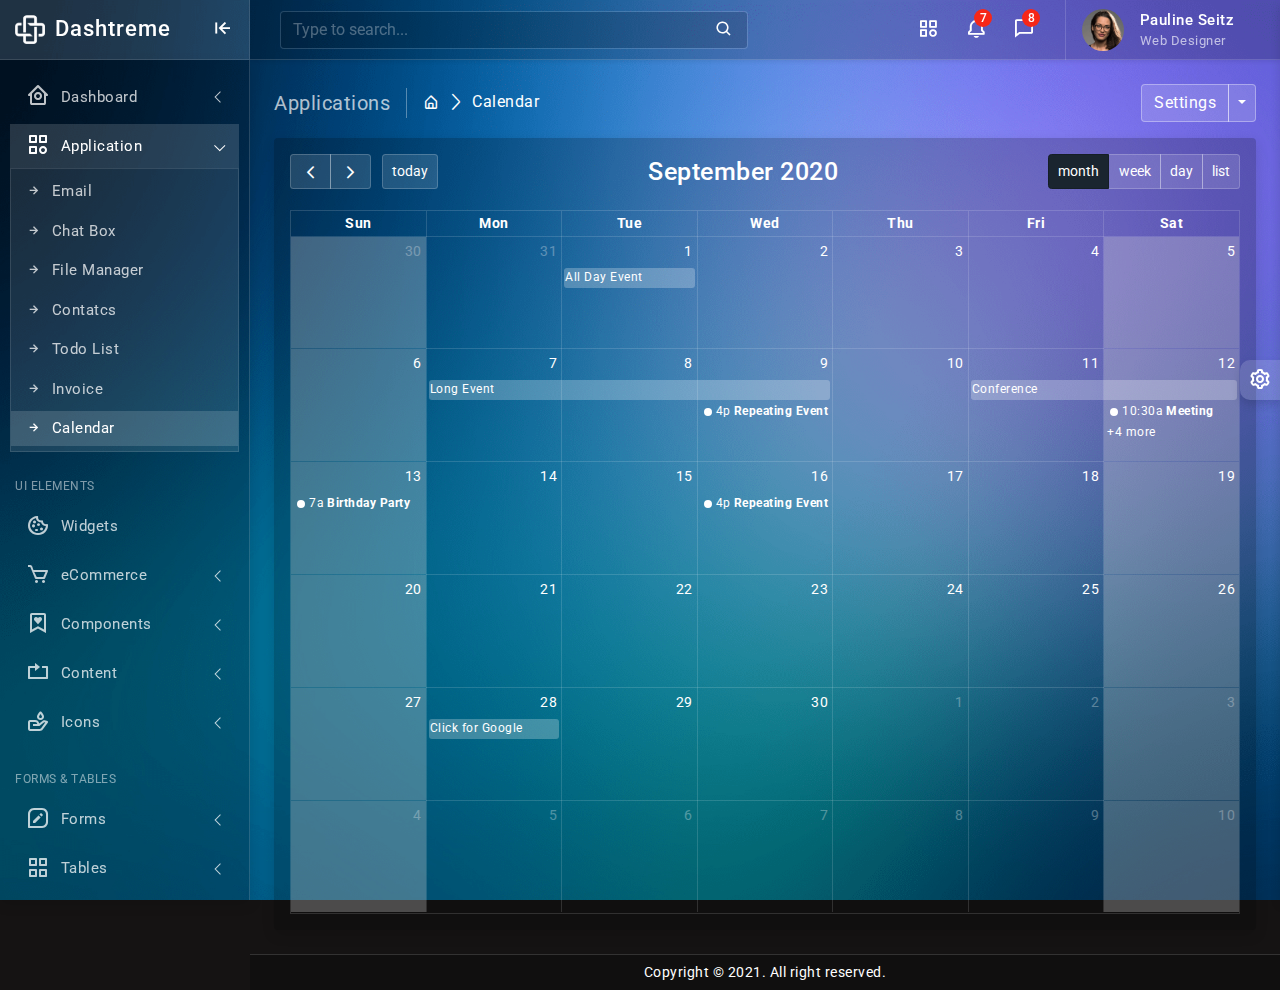
<file: app-fullcalender.html>
<!doctype html>
<html lang="en">

<head>
	<!-- Required meta tags -->
	<meta charset="utf-8">
	<meta name="viewport" content="width=device-width, initial-scale=1">
	<!--favicon-->
	<link rel="icon" href="assets/images/favicon-32x32.png" type="image/png" />
	<!--plugins-->
	<link href="assets/plugins/simplebar/css/simplebar.css" rel="stylesheet" />
	<link href="assets/plugins/fullcalendar/css/main.min.css" rel="stylesheet" />
	<link href="assets/plugins/perfect-scrollbar/css/perfect-scrollbar.css" rel="stylesheet" />
	<link href="assets/plugins/metismenu/css/metisMenu.min.css" rel="stylesheet" />
	<!-- loader-->
	<link href="assets/css/pace.min.css" rel="stylesheet" />
	<script src="assets/js/pace.min.js"></script>
	<!-- Bootstrap CSS -->
	<link href="assets/css/bootstrap.min.css" rel="stylesheet">
	<link href="https://fonts.googleapis.com/css2?family=Roboto:wght@400;500&display=swap" rel="stylesheet">
	<link href="assets/css/app.css" rel="stylesheet">
	<link href="assets/css/icons.css" rel="stylesheet">
	
	<title>Dashtreme - Multipurpose Bootstrap5 Admin Template</title>
</head>

<body class="bg-theme bg-theme1">
	<!--wrapper-->
	<div class="wrapper">
		<!--sidebar wrapper -->
		<div class="sidebar-wrapper" data-simplebar="true">
			<div class="sidebar-header">
				<div>
					<img src="assets/images/logo-icon.png" class="logo-icon" alt="logo icon">
				</div>
				<div>
					<h4 class="logo-text">Dashtreme</h4>
				</div>
				<div class="toggle-icon ms-auto"><i class='bx bx-arrow-to-left'></i>
				</div>
			</div>
			<!--navigation-->
			<ul class="metismenu" id="menu">
				<li>
					<a href="javascript:;" class="has-arrow">
						<div class="parent-icon"><i class='bx bx-home-circle'></i>
						</div>
						<div class="menu-title">Dashboard</div>
					</a>
					<ul>
						<li> <a href="index.html"><i class="bx bx-right-arrow-alt"></i>Default</a>
						</li>
						<li> <a href="dashboard-eCommerce.html"><i class="bx bx-right-arrow-alt"></i>eCommerce</a>
						</li>
						<li> <a href="dashboard-sales.html"><i class="bx bx-right-arrow-alt"></i>Sales</a>
						</li>
						<li> <a href="dashboard-analytics.html"><i class="bx bx-right-arrow-alt"></i>Analytics</a>
						</li>
						<li> <a href="dashboard-alternate.html"><i class="bx bx-right-arrow-alt"></i>Alternate</a>
						</li>
						<li> <a href="dashboard-digital-marketing.html"><i class="bx bx-right-arrow-alt"></i>Digital Marketing</a>
						</li>
						<li> <a href="dashboard-human-resources.html"><i class="bx bx-right-arrow-alt"></i>Human Resources</a>
						</li>
					</ul>
				</li>
				<li>
					<a href="javascript:;" class="has-arrow">
						<div class="parent-icon"><i class="bx bx-category"></i>
						</div>
						<div class="menu-title">Application</div>
					</a>
					<ul>
						<li> <a href="app-emailbox.html"><i class="bx bx-right-arrow-alt"></i>Email</a>
						</li>
						<li> <a href="app-chat-box.html"><i class="bx bx-right-arrow-alt"></i>Chat Box</a>
						</li>
						<li> <a href="app-file-manager.html"><i class="bx bx-right-arrow-alt"></i>File Manager</a>
						</li>
						<li> <a href="app-contact-list.html"><i class="bx bx-right-arrow-alt"></i>Contatcs</a>
						</li>
						<li> <a href="app-to-do.html"><i class="bx bx-right-arrow-alt"></i>Todo List</a>
						</li>
						<li> <a href="app-invoice.html"><i class="bx bx-right-arrow-alt"></i>Invoice</a>
						</li>
						<li> <a href="app-fullcalender.html"><i class="bx bx-right-arrow-alt"></i>Calendar</a>
						</li>
					</ul>
				</li>
				<li class="menu-label">UI Elements</li>
				<li>
					<a href="widgets.html">
						<div class="parent-icon"><i class='bx bx-cookie'></i>
						</div>
						<div class="menu-title">Widgets</div>
					</a>
				</li>
				<li>
					<a href="javascript:;" class="has-arrow">
						<div class="parent-icon"><i class='bx bx-cart'></i>
						</div>
						<div class="menu-title">eCommerce</div>
					</a>
					<ul>
						<li> <a href="ecommerce-products.html"><i class="bx bx-right-arrow-alt"></i>Products</a>
						</li>
						<li> <a href="ecommerce-products-details.html"><i class="bx bx-right-arrow-alt"></i>Product Details</a>
						</li>
						<li> <a href="ecommerce-add-new-products.html"><i class="bx bx-right-arrow-alt"></i>Add New Products</a>
						</li>
						<li> <a href="ecommerce-orders.html"><i class="bx bx-right-arrow-alt"></i>Orders</a>
						</li>
					</ul>
				</li>
				<li>
					<a class="has-arrow" href="javascript:;">
						<div class="parent-icon"><i class='bx bx-bookmark-heart'></i>
						</div>
						<div class="menu-title">Components</div>
					</a>
					<ul>
						<li> <a href="component-alerts.html"><i class="bx bx-right-arrow-alt"></i>Alerts</a>
						</li>
						<li> <a href="component-accordions.html"><i class="bx bx-right-arrow-alt"></i>Accordions</a>
						</li>
						<li> <a href="component-badges.html"><i class="bx bx-right-arrow-alt"></i>Badges</a>
						</li>
						<li> <a href="component-buttons.html"><i class="bx bx-right-arrow-alt"></i>Buttons</a>
						</li>
						<li> <a href="component-cards.html"><i class="bx bx-right-arrow-alt"></i>Cards</a>
						</li>
						<li> <a href="component-carousels.html"><i class="bx bx-right-arrow-alt"></i>Carousels</a>
						</li>
						<li> <a href="component-list-groups.html"><i class="bx bx-right-arrow-alt"></i>List Groups</a>
						</li>
						<li> <a href="component-media-object.html"><i class="bx bx-right-arrow-alt"></i>Media Objects</a>
						</li>
						<li> <a href="component-modals.html"><i class="bx bx-right-arrow-alt"></i>Modals</a>
						</li>
						<li> <a href="component-navs-tabs.html"><i class="bx bx-right-arrow-alt"></i>Navs & Tabs</a>
						</li>
						<li> <a href="component-navbar.html"><i class="bx bx-right-arrow-alt"></i>Navbar</a>
						</li>
						<li> <a href="component-paginations.html"><i class="bx bx-right-arrow-alt"></i>Pagination</a>
						</li>
						<li> <a href="component-popovers-tooltips.html"><i class="bx bx-right-arrow-alt"></i>Popovers & Tooltips</a>
						</li>
						<li> <a href="component-progress-bars.html"><i class="bx bx-right-arrow-alt"></i>Progress</a>
						</li>
						<li> <a href="component-spinners.html"><i class="bx bx-right-arrow-alt"></i>Spinners</a>
						</li>
						<li> <a href="component-notifications.html"><i class="bx bx-right-arrow-alt"></i>Notifications</a>
						</li>
						<li> <a href="component-avtars-chips.html"><i class="bx bx-right-arrow-alt"></i>Avatrs & Chips</a>
						</li>
					</ul>
				</li>
				<li>
					<a class="has-arrow" href="javascript:;">
						<div class="parent-icon"><i class="bx bx-repeat"></i>
						</div>
						<div class="menu-title">Content</div>
					</a>
					<ul>
						<li> <a href="content-grid-system.html"><i class="bx bx-right-arrow-alt"></i>Grid System</a>
						</li>
						<li> <a href="content-typography.html"><i class="bx bx-right-arrow-alt"></i>Typography</a>
						</li>
						<li> <a href="content-text-utilities.html"><i class="bx bx-right-arrow-alt"></i>Text Utilities</a>
						</li>
					</ul>
				</li>
				<li>
					<a class="has-arrow" href="javascript:;">
						<div class="parent-icon"> <i class="bx bx-donate-blood"></i>
						</div>
						<div class="menu-title">Icons</div>
					</a>
					<ul>
						<li> <a href="icons-line-icons.html"><i class="bx bx-right-arrow-alt"></i>Line Icons</a>
						</li>
						<li> <a href="icons-boxicons.html"><i class="bx bx-right-arrow-alt"></i>Boxicons</a>
						</li>
						<li> <a href="icons-feather-icons.html"><i class="bx bx-right-arrow-alt"></i>Feather Icons</a>
						</li>
					</ul>
				</li>
				<li class="menu-label">Forms & Tables</li>
				<li>
					<a class="has-arrow" href="javascript:;">
						<div class="parent-icon"><i class='bx bx-message-square-edit'></i>
						</div>
						<div class="menu-title">Forms</div>
					</a>
					<ul>
						<li> <a href="form-elements.html"><i class="bx bx-right-arrow-alt"></i>Form Elements</a>
						</li>
						<li> <a href="form-input-group.html"><i class="bx bx-right-arrow-alt"></i>Input Groups</a>
						</li>
						<li> <a href="form-layouts.html"><i class="bx bx-right-arrow-alt"></i>Forms Layouts</a>
						</li>
						<li> <a href="form-validations.html"><i class="bx bx-right-arrow-alt"></i>Form Validation</a>
						</li>
						<li> <a href="form-wizard.html"><i class="bx bx-right-arrow-alt"></i>Form Wizard</a>
						</li>
						<li> <a href="form-text-editor.html"><i class="bx bx-right-arrow-alt"></i>Text Editor</a>
						</li>
						<li> <a href="form-file-upload.html"><i class="bx bx-right-arrow-alt"></i>File Upload</a>
						</li>
						<li> <a href="form-date-time-pickes.html"><i class="bx bx-right-arrow-alt"></i>Date Pickers</a>
						</li>
						<li> <a href="form-select2.html"><i class="bx bx-right-arrow-alt"></i>Select2</a>
						</li>
					</ul>
				</li>
				<li>
					<a class="has-arrow" href="javascript:;">
						<div class="parent-icon"><i class="bx bx-grid-alt"></i>
						</div>
						<div class="menu-title">Tables</div>
					</a>
					<ul>
						<li> <a href="table-basic-table.html"><i class="bx bx-right-arrow-alt"></i>Basic Table</a>
						</li>
						<li> <a href="table-datatable.html"><i class="bx bx-right-arrow-alt"></i>Data Table</a>
						</li>
					</ul>
				</li>
				<li class="menu-label">Pages</li>
				<li>
					<a class="has-arrow" href="javascript:;">
						<div class="parent-icon"><i class="bx bx-lock"></i>
						</div>
						<div class="menu-title">Authentication</div>
					</a>
					<ul>
						<li> <a href="authentication-signin.html" target="_blank"><i class="bx bx-right-arrow-alt"></i>Sign In</a>
						</li>
						<li> <a href="authentication-signup.html" target="_blank"><i class="bx bx-right-arrow-alt"></i>Sign Up</a>
						</li>
						<li> <a href="authentication-signin-with-header-footer.html" target="_blank"><i class="bx bx-right-arrow-alt"></i>Sign In with Header & Footer</a>
						</li>
						<li> <a href="authentication-signup-with-header-footer.html" target="_blank"><i class="bx bx-right-arrow-alt"></i>Sign Up with Header & Footer</a>
						</li>
						<li> <a href="authentication-forgot-password.html" target="_blank"><i class="bx bx-right-arrow-alt"></i>Forgot Password</a>
						</li>
						<li> <a href="authentication-reset-password.html" target="_blank"><i class="bx bx-right-arrow-alt"></i>Reset Password</a>
						</li>
						<li> <a href="authentication-lock-screen.html" target="_blank"><i class="bx bx-right-arrow-alt"></i>Lock Screen</a>
						</li>
					</ul>
				</li>
				<li>
					<a href="user-profile.html">
						<div class="parent-icon"><i class="bx bx-user-circle"></i>
						</div>
						<div class="menu-title">User Profile</div>
					</a>
				</li>
				<li>
					<a href="timeline.html">
						<div class="parent-icon"> <i class="bx bx-video-recording"></i>
						</div>
						<div class="menu-title">Timeline</div>
					</a>
				</li>
				<li>
					<a class="has-arrow" href="javascript:;">
						<div class="parent-icon"><i class="bx bx-error"></i>
						</div>
						<div class="menu-title">Errors</div>
					</a>
					<ul>
						<li> <a href="errors-404-error.html" target="_blank"><i class="bx bx-right-arrow-alt"></i>404 Error</a>
						</li>
						<li> <a href="errors-500-error.html" target="_blank"><i class="bx bx-right-arrow-alt"></i>500 Error</a>
						</li>
						<li> <a href="errors-coming-soon.html" target="_blank"><i class="bx bx-right-arrow-alt"></i>Coming Soon</a>
						</li>
						<li> <a href="error-blank-page.html" target="_blank"><i class="bx bx-right-arrow-alt"></i>Blank Page</a>
						</li>
					</ul>
				</li>
				<li>
					<a href="faq.html">
						<div class="parent-icon"><i class="bx bx-help-circle"></i>
						</div>
						<div class="menu-title">FAQ</div>
					</a>
				</li>
				<li>
					<a href="pricing-table.html">
						<div class="parent-icon"><i class="bx bx-diamond"></i>
						</div>
						<div class="menu-title">Pricing</div>
					</a>
				</li>
				<li class="menu-label">Charts & Maps</li>
				<li>
					<a class="has-arrow" href="javascript:;">
						<div class="parent-icon"><i class="bx bx-line-chart"></i>
						</div>
						<div class="menu-title">Charts</div>
					</a>
					<ul>
						<li> <a href="charts-apex-chart.html"><i class="bx bx-right-arrow-alt"></i>Apex</a>
						</li>
						<li> <a href="charts-chartjs.html"><i class="bx bx-right-arrow-alt"></i>Chartjs</a>
						</li>
						<li> <a href="charts-highcharts.html"><i class="bx bx-right-arrow-alt"></i>Highcharts</a>
						</li>
					</ul>
				</li>
				<li>
					<a class="has-arrow" href="javascript:;">
						<div class="parent-icon"><i class="bx bx-map-alt"></i>
						</div>
						<div class="menu-title">Maps</div>
					</a>
					<ul>
						<li> <a href="map-google-maps.html"><i class="bx bx-right-arrow-alt"></i>Google Maps</a>
						</li>
						<li> <a href="map-vector-maps.html"><i class="bx bx-right-arrow-alt"></i>Vector Maps</a>
						</li>
					</ul>
				</li>
				<li class="menu-label">Others</li>
				<li>
					<a class="has-arrow" href="javascript:;">
						<div class="parent-icon"><i class="bx bx-menu"></i>
						</div>
						<div class="menu-title">Menu Levels</div>
					</a>
					<ul>
						<li> <a class="has-arrow" href="javascript:;"><i class="bx bx-right-arrow-alt"></i>Level One</a>
							<ul>
								<li> <a class="has-arrow" href="javascript:;"><i class="bx bx-right-arrow-alt"></i>Level Two</a>
									<ul>
										<li> <a href="javascript:;"><i class="bx bx-right-arrow-alt"></i>Level Three</a>
										</li>
									</ul>
								</li>
							</ul>
						</li>
					</ul>
				</li>
				<li>
					<a href="https://codervent.com/dashtreme/documentation/index.html" target="_blank">
						<div class="parent-icon"><i class="bx bx-folder"></i>
						</div>
						<div class="menu-title">Documentation</div>
					</a>
				</li>
				<li>
					<a href="https://themeforest.net/user/codervent" target="_blank">
						<div class="parent-icon"><i class="bx bx-support"></i>
						</div>
						<div class="menu-title">Support</div>
					</a>
				</li>
			</ul>
			<!--end navigation-->
		</div>
		<!--end sidebar wrapper -->
		<!--start header -->
		<header>
			<div class="topbar d-flex align-items-center">
				<nav class="navbar navbar-expand">
					<div class="mobile-toggle-menu"><i class='bx bx-menu'></i>
					</div>
					<div class="search-bar flex-grow-1">
						<div class="position-relative search-bar-box">
							<input type="text" class="form-control search-control" placeholder="Type to search..."> <span class="position-absolute top-50 search-show translate-middle-y"><i class='bx bx-search'></i></span>
							<span class="position-absolute top-50 search-close translate-middle-y"><i class='bx bx-x'></i></span>
						</div>
					</div>
					<div class="top-menu ms-auto">
						<ul class="navbar-nav align-items-center">
							<li class="nav-item mobile-search-icon">
								<a class="nav-link" href="#">	<i class='bx bx-search'></i>
								</a>
							</li>
							<li class="nav-item dropdown dropdown-large">
								<a class="nav-link dropdown-toggle dropdown-toggle-nocaret" href="#" role="button" data-bs-toggle="dropdown" aria-expanded="false">	<i class='bx bx-category'></i>
								</a>
								<div class="dropdown-menu dropdown-menu-end">
									<div class="row row-cols-3 g-3 p-3">
										<div class="col text-center">
											<div class="app-box mx-auto"><i class='bx bx-group'></i>
											</div>
											<div class="app-title">Teams</div>
										</div>
										<div class="col text-center">
											<div class="app-box mx-auto"><i class='bx bx-atom'></i>
											</div>
											<div class="app-title">Projects</div>
										</div>
										<div class="col text-center">
											<div class="app-box mx-auto"><i class='bx bx-shield'></i>
											</div>
											<div class="app-title">Tasks</div>
										</div>
										<div class="col text-center">
											<div class="app-box mx-auto"><i class='bx bx-notification'></i>
											</div>
											<div class="app-title">Feeds</div>
										</div>
										<div class="col text-center">
											<div class="app-box mx-auto"><i class='bx bx-file'></i>
											</div>
											<div class="app-title">Files</div>
										</div>
										<div class="col text-center">
											<div class="app-box mx-auto"><i class='bx bx-filter-alt'></i>
											</div>
											<div class="app-title">Alerts</div>
										</div>
									</div>
								</div>
							</li>
							<li class="nav-item dropdown dropdown-large">
								<a class="nav-link dropdown-toggle dropdown-toggle-nocaret position-relative" href="#" role="button" data-bs-toggle="dropdown" aria-expanded="false"> <span class="alert-count">7</span>
									<i class='bx bx-bell'></i>
								</a>
								<div class="dropdown-menu dropdown-menu-end">
									<a href="javascript:;">
										<div class="msg-header">
											<p class="msg-header-title">Notifications</p>
											<p class="msg-header-clear ms-auto">Marks all as read</p>
										</div>
									</a>
									<div class="header-notifications-list">
										<a class="dropdown-item" href="javascript:;">
											<div class="d-flex align-items-center">
												<div class="notify"><i class="bx bx-group"></i>
												</div>
												<div class="flex-grow-1">
													<h6 class="msg-name">New Customers<span class="msg-time float-end">14 Sec
												ago</span></h6>
													<p class="msg-info">5 new user registered</p>
												</div>
											</div>
										</a>
										<a class="dropdown-item" href="javascript:;">
											<div class="d-flex align-items-center">
												<div class="notify"><i class="bx bx-cart-alt"></i>
												</div>
												<div class="flex-grow-1">
													<h6 class="msg-name">New Orders <span class="msg-time float-end">2 min
												ago</span></h6>
													<p class="msg-info">You have recived new orders</p>
												</div>
											</div>
										</a>
										<a class="dropdown-item" href="javascript:;">
											<div class="d-flex align-items-center">
												<div class="notify"><i class="bx bx-file"></i>
												</div>
												<div class="flex-grow-1">
													<h6 class="msg-name">24 PDF File<span class="msg-time float-end">19 min
												ago</span></h6>
													<p class="msg-info">The pdf files generated</p>
												</div>
											</div>
										</a>
										<a class="dropdown-item" href="javascript:;">
											<div class="d-flex align-items-center">
												<div class="notify"><i class="bx bx-send"></i>
												</div>
												<div class="flex-grow-1">
													<h6 class="msg-name">Time Response <span class="msg-time float-end">28 min
												ago</span></h6>
													<p class="msg-info">5.1 min avarage time response</p>
												</div>
											</div>
										</a>
										<a class="dropdown-item" href="javascript:;">
											<div class="d-flex align-items-center">
												<div class="notify"><i class="bx bx-home-circle"></i>
												</div>
												<div class="flex-grow-1">
													<h6 class="msg-name">New Product Approved <span
												class="msg-time float-end">2 hrs ago</span></h6>
													<p class="msg-info">Your new product has approved</p>
												</div>
											</div>
										</a>
										<a class="dropdown-item" href="javascript:;">
											<div class="d-flex align-items-center">
												<div class="notify"><i class="bx bx-message-detail"></i>
												</div>
												<div class="flex-grow-1">
													<h6 class="msg-name">New Comments <span class="msg-time float-end">4 hrs
												ago</span></h6>
													<p class="msg-info">New customer comments recived</p>
												</div>
											</div>
										</a>
										<a class="dropdown-item" href="javascript:;">
											<div class="d-flex align-items-center">
												<div class="notify"><i class='bx bx-check-square'></i>
												</div>
												<div class="flex-grow-1">
													<h6 class="msg-name">Your item is shipped <span class="msg-time float-end">5 hrs
												ago</span></h6>
													<p class="msg-info">Successfully shipped your item</p>
												</div>
											</div>
										</a>
										<a class="dropdown-item" href="javascript:;">
											<div class="d-flex align-items-center">
												<div class="notify"><i class='bx bx-user-pin'></i>
												</div>
												<div class="flex-grow-1">
													<h6 class="msg-name">New 24 authors<span class="msg-time float-end">1 day
												ago</span></h6>
													<p class="msg-info">24 new authors joined last week</p>
												</div>
											</div>
										</a>
										<a class="dropdown-item" href="javascript:;">
											<div class="d-flex align-items-center">
												<div class="notify"><i class='bx bx-door-open'></i>
												</div>
												<div class="flex-grow-1">
													<h6 class="msg-name">Defense Alerts <span class="msg-time float-end">2 weeks
												ago</span></h6>
													<p class="msg-info">45% less alerts last 4 weeks</p>
												</div>
											</div>
										</a>
									</div>
									<a href="javascript:;">
										<div class="text-center msg-footer">View All Notifications</div>
									</a>
								</div>
							</li>
							<li class="nav-item dropdown dropdown-large">
								<a class="nav-link dropdown-toggle dropdown-toggle-nocaret position-relative" href="#" role="button" data-bs-toggle="dropdown" aria-expanded="false"> <span class="alert-count">8</span>
									<i class='bx bx-comment'></i>
								</a>
								<div class="dropdown-menu dropdown-menu-end">
									<a href="javascript:;">
										<div class="msg-header">
											<p class="msg-header-title">Messages</p>
											<p class="msg-header-clear ms-auto">Marks all as read</p>
										</div>
									</a>
									<div class="header-message-list">
										<a class="dropdown-item" href="javascript:;">
											<div class="d-flex align-items-center">
												<div class="user-online">
													<img src="assets/images/avatars/avatar-1.png" class="msg-avatar" alt="user avatar">
												</div>
												<div class="flex-grow-1">
													<h6 class="msg-name">Daisy Anderson <span class="msg-time float-end">5 sec
												ago</span></h6>
													<p class="msg-info">The standard chunk of lorem</p>
												</div>
											</div>
										</a>
										<a class="dropdown-item" href="javascript:;">
											<div class="d-flex align-items-center">
												<div class="user-online">
													<img src="assets/images/avatars/avatar-2.png" class="msg-avatar" alt="user avatar">
												</div>
												<div class="flex-grow-1">
													<h6 class="msg-name">Althea Cabardo <span class="msg-time float-end">14
												sec ago</span></h6>
													<p class="msg-info">Many desktop publishing packages</p>
												</div>
											</div>
										</a>
										<a class="dropdown-item" href="javascript:;">
											<div class="d-flex align-items-center">
												<div class="user-online">
													<img src="assets/images/avatars/avatar-3.png" class="msg-avatar" alt="user avatar">
												</div>
												<div class="flex-grow-1">
													<h6 class="msg-name">Oscar Garner <span class="msg-time float-end">8 min
												ago</span></h6>
													<p class="msg-info">Various versions have evolved over</p>
												</div>
											</div>
										</a>
										<a class="dropdown-item" href="javascript:;">
											<div class="d-flex align-items-center">
												<div class="user-online">
													<img src="assets/images/avatars/avatar-4.png" class="msg-avatar" alt="user avatar">
												</div>
												<div class="flex-grow-1">
													<h6 class="msg-name">Katherine Pechon <span class="msg-time float-end">15
												min ago</span></h6>
													<p class="msg-info">Making this the first true generator</p>
												</div>
											</div>
										</a>
										<a class="dropdown-item" href="javascript:;">
											<div class="d-flex align-items-center">
												<div class="user-online">
													<img src="assets/images/avatars/avatar-5.png" class="msg-avatar" alt="user avatar">
												</div>
												<div class="flex-grow-1">
													<h6 class="msg-name">Amelia Doe <span class="msg-time float-end">22 min
												ago</span></h6>
													<p class="msg-info">Duis aute irure dolor in reprehenderit</p>
												</div>
											</div>
										</a>
										<a class="dropdown-item" href="javascript:;">
											<div class="d-flex align-items-center">
												<div class="user-online">
													<img src="assets/images/avatars/avatar-6.png" class="msg-avatar" alt="user avatar">
												</div>
												<div class="flex-grow-1">
													<h6 class="msg-name">Cristina Jhons <span class="msg-time float-end">2 hrs
												ago</span></h6>
													<p class="msg-info">The passage is attributed to an unknown</p>
												</div>
											</div>
										</a>
										<a class="dropdown-item" href="javascript:;">
											<div class="d-flex align-items-center">
												<div class="user-online">
													<img src="assets/images/avatars/avatar-7.png" class="msg-avatar" alt="user avatar">
												</div>
												<div class="flex-grow-1">
													<h6 class="msg-name">James Caviness <span class="msg-time float-end">4 hrs
												ago</span></h6>
													<p class="msg-info">The point of using Lorem</p>
												</div>
											</div>
										</a>
										<a class="dropdown-item" href="javascript:;">
											<div class="d-flex align-items-center">
												<div class="user-online">
													<img src="assets/images/avatars/avatar-8.png" class="msg-avatar" alt="user avatar">
												</div>
												<div class="flex-grow-1">
													<h6 class="msg-name">Peter Costanzo <span class="msg-time float-end">6 hrs
												ago</span></h6>
													<p class="msg-info">It was popularised in the 1960s</p>
												</div>
											</div>
										</a>
										<a class="dropdown-item" href="javascript:;">
											<div class="d-flex align-items-center">
												<div class="user-online">
													<img src="assets/images/avatars/avatar-9.png" class="msg-avatar" alt="user avatar">
												</div>
												<div class="flex-grow-1">
													<h6 class="msg-name">David Buckley <span class="msg-time float-end">2 hrs
												ago</span></h6>
													<p class="msg-info">Various versions have evolved over</p>
												</div>
											</div>
										</a>
										<a class="dropdown-item" href="javascript:;">
											<div class="d-flex align-items-center">
												<div class="user-online">
													<img src="assets/images/avatars/avatar-10.png" class="msg-avatar" alt="user avatar">
												</div>
												<div class="flex-grow-1">
													<h6 class="msg-name">Thomas Wheeler <span class="msg-time float-end">2 days
												ago</span></h6>
													<p class="msg-info">If you are going to use a passage</p>
												</div>
											</div>
										</a>
										<a class="dropdown-item" href="javascript:;">
											<div class="d-flex align-items-center">
												<div class="user-online">
													<img src="assets/images/avatars/avatar-11.png" class="msg-avatar" alt="user avatar">
												</div>
												<div class="flex-grow-1">
													<h6 class="msg-name">Johnny Seitz <span class="msg-time float-end">5 days
												ago</span></h6>
													<p class="msg-info">All the Lorem Ipsum generators</p>
												</div>
											</div>
										</a>
									</div>
									<a href="javascript:;">
										<div class="text-center msg-footer">View All Messages</div>
									</a>
								</div>
							</li>
						</ul>
					</div>
					<div class="user-box dropdown">
						<a class="d-flex align-items-center nav-link dropdown-toggle dropdown-toggle-nocaret" href="#" role="button" data-bs-toggle="dropdown" aria-expanded="false">
							<img src="assets/images/avatars/avatar-2.png" class="user-img" alt="user avatar">
							<div class="user-info ps-3">
								<p class="user-name mb-0">Pauline Seitz</p>
								<p class="designattion mb-0">Web Designer</p>
							</div>
						</a>
						<ul class="dropdown-menu dropdown-menu-end">
							<li><a class="dropdown-item" href="javascript:;"><i class="bx bx-user"></i><span>Profile</span></a>
							</li>
							<li><a class="dropdown-item" href="javascript:;"><i class="bx bx-cog"></i><span>Settings</span></a>
							</li>
							<li><a class="dropdown-item" href="javascript:;"><i class='bx bx-home-circle'></i><span>Dashboard</span></a>
							</li>
							<li><a class="dropdown-item" href="javascript:;"><i class='bx bx-dollar-circle'></i><span>Earnings</span></a>
							</li>
							<li><a class="dropdown-item" href="javascript:;"><i class='bx bx-download'></i><span>Downloads</span></a>
							</li>
							<li>
								<div class="dropdown-divider mb-0"></div>
							</li>
							<li><a class="dropdown-item" href="javascript:;"><i class='bx bx-log-out-circle'></i><span>Logout</span></a>
							</li>
						</ul>
					</div>
				</nav>
			</div>
		</header>
		<!--end header -->
		<!--start page wrapper -->
		<div class="page-wrapper">
			<div class="page-content">
				<!--breadcrumb-->
				<div class="page-breadcrumb d-none d-sm-flex align-items-center mb-3">
					<div class="breadcrumb-title pe-3">Applications</div>
					<div class="ps-3">
						<nav aria-label="breadcrumb">
							<ol class="breadcrumb mb-0 p-0">
								<li class="breadcrumb-item"><a href="javascript:;"><i class="bx bx-home-alt"></i></a>
								</li>
								<li class="breadcrumb-item active" aria-current="page">Calendar</li>
							</ol>
						</nav>
					</div>
					<div class="ms-auto">
						<div class="btn-group">
							<button type="button" class="btn btn-light">Settings</button>
							<button type="button" class="btn btn-light dropdown-toggle dropdown-toggle-split" data-bs-toggle="dropdown">	<span class="visually-hidden">Toggle Dropdown</span>
							</button>
							<div class="dropdown-menu dropdown-menu-right dropdown-menu-lg-end">	<a class="dropdown-item" href="javascript:;">Action</a>
								<a class="dropdown-item" href="javascript:;">Another action</a>
								<a class="dropdown-item" href="javascript:;">Something else here</a>
								<div class="dropdown-divider"></div>	<a class="dropdown-item" href="javascript:;">Separated link</a>
							</div>
						</div>
					</div>
				</div>
				<!--end breadcrumb-->
				<div class="card">
					<div class="card-body">
						<div class="table-responsive">
							<div id='calendar'></div>
						</div>
					</div>
				</div>
			</div>
		</div>
		<!--end page wrapper -->
		<!--start overlay-->
		<div class="overlay toggle-icon"></div>
		<!--end overlay-->
		<!--Start Back To Top Button--> <a href="javaScript:;" class="back-to-top"><i class='bx bxs-up-arrow-alt'></i></a>
		<!--End Back To Top Button-->
		<footer class="page-footer">
			<p class="mb-0">Copyright © 2021. All right reserved.</p>
		</footer>
	</div>
	<!--end wrapper-->
	<!--start switcher-->
	<div class="switcher-wrapper">
		<div class="switcher-btn"> <i class='bx bx-cog bx-spin'></i>
		</div>
		<div class="switcher-body">
			<div class="d-flex align-items-center">
				<h5 class="mb-0 text-uppercase">Theme Customizer</h5>
				<button type="button" class="btn-close ms-auto close-switcher" aria-label="Close"></button>
			</div>
			<hr/>
			<p class="mb-0">Gaussian Texture</p>
			<hr>
			<ul class="switcher">
				<li id="theme1"></li>
				<li id="theme2"></li>
				<li id="theme3"></li>
				<li id="theme4"></li>
				<li id="theme5"></li>
				<li id="theme6"></li>
			</ul>
			<hr>
			<p class="mb-0">Gradient Background</p>
			<hr>
			<ul class="switcher">
				<li id="theme7"></li>
				<li id="theme8"></li>
				<li id="theme9"></li>
				<li id="theme10"></li>
				<li id="theme11"></li>
				<li id="theme12"></li>
				<li id="theme13"></li>
				<li id="theme14"></li>
				<li id="theme15"></li>
			  </ul>
		</div>
	</div>
	<!--end switcher-->
	<!-- Bootstrap JS -->
	<script src="assets/js/bootstrap.bundle.min.js"></script>
	<!--plugins-->
	<script src="assets/js/jquery.min.js"></script>
	<script src="assets/plugins/simplebar/js/simplebar.min.js"></script>
	<script src="assets/plugins/fullcalendar/js/main.min.js"></script>
	<script src="assets/plugins/metismenu/js/metisMenu.min.js"></script>
	<script src="assets/plugins/perfect-scrollbar/js/perfect-scrollbar.js"></script>
	<script>
		document.addEventListener('DOMContentLoaded', function () {
			var calendarEl = document.getElementById('calendar');
			var calendar = new FullCalendar.Calendar(calendarEl, {
				headerToolbar: {
					left: 'prev,next today',
					center: 'title',
					right: 'dayGridMonth,timeGridWeek,timeGridDay,listWeek'
				},
				initialView: 'dayGridMonth',
				initialDate: '2020-09-12',
				navLinks: true, // can click day/week names to navigate views
				selectable: true,
				nowIndicator: true,
				dayMaxEvents: true, // allow "more" link when too many events
				editable: true,
				selectable: true,
				businessHours: true,
				dayMaxEvents: true, // allow "more" link when too many events
				events: [{
					title: 'All Day Event',
					start: '2020-09-01',
				}, {
					title: 'Long Event',
					start: '2020-09-07',
					end: '2020-09-10'
				}, {
					groupId: 999,
					title: 'Repeating Event',
					start: '2020-09-09T16:00:00'
				}, {
					groupId: 999,
					title: 'Repeating Event',
					start: '2020-09-16T16:00:00'
				}, {
					title: 'Conference',
					start: '2020-09-11',
					end: '2020-09-13'
				}, {
					title: 'Meeting',
					start: '2020-09-12T10:30:00',
					end: '2020-09-12T12:30:00'
				}, {
					title: 'Lunch',
					start: '2020-09-12T12:00:00'
				}, {
					title: 'Meeting',
					start: '2020-09-12T14:30:00'
				}, {
					title: 'Happy Hour',
					start: '2020-09-12T17:30:00'
				}, {
					title: 'Dinner',
					start: '2020-09-12T20:00:00'
				}, {
					title: 'Birthday Party',
					start: '2020-09-13T07:00:00'
				}, {
					title: 'Click for Google',
					url: 'http://google.com/',
					start: '2020-09-28'
				}]
			});
			calendar.render();
		});
	</script>
	<!--app JS-->
	<script src="assets/js/app.js"></script>
</body>

</html>
</file>
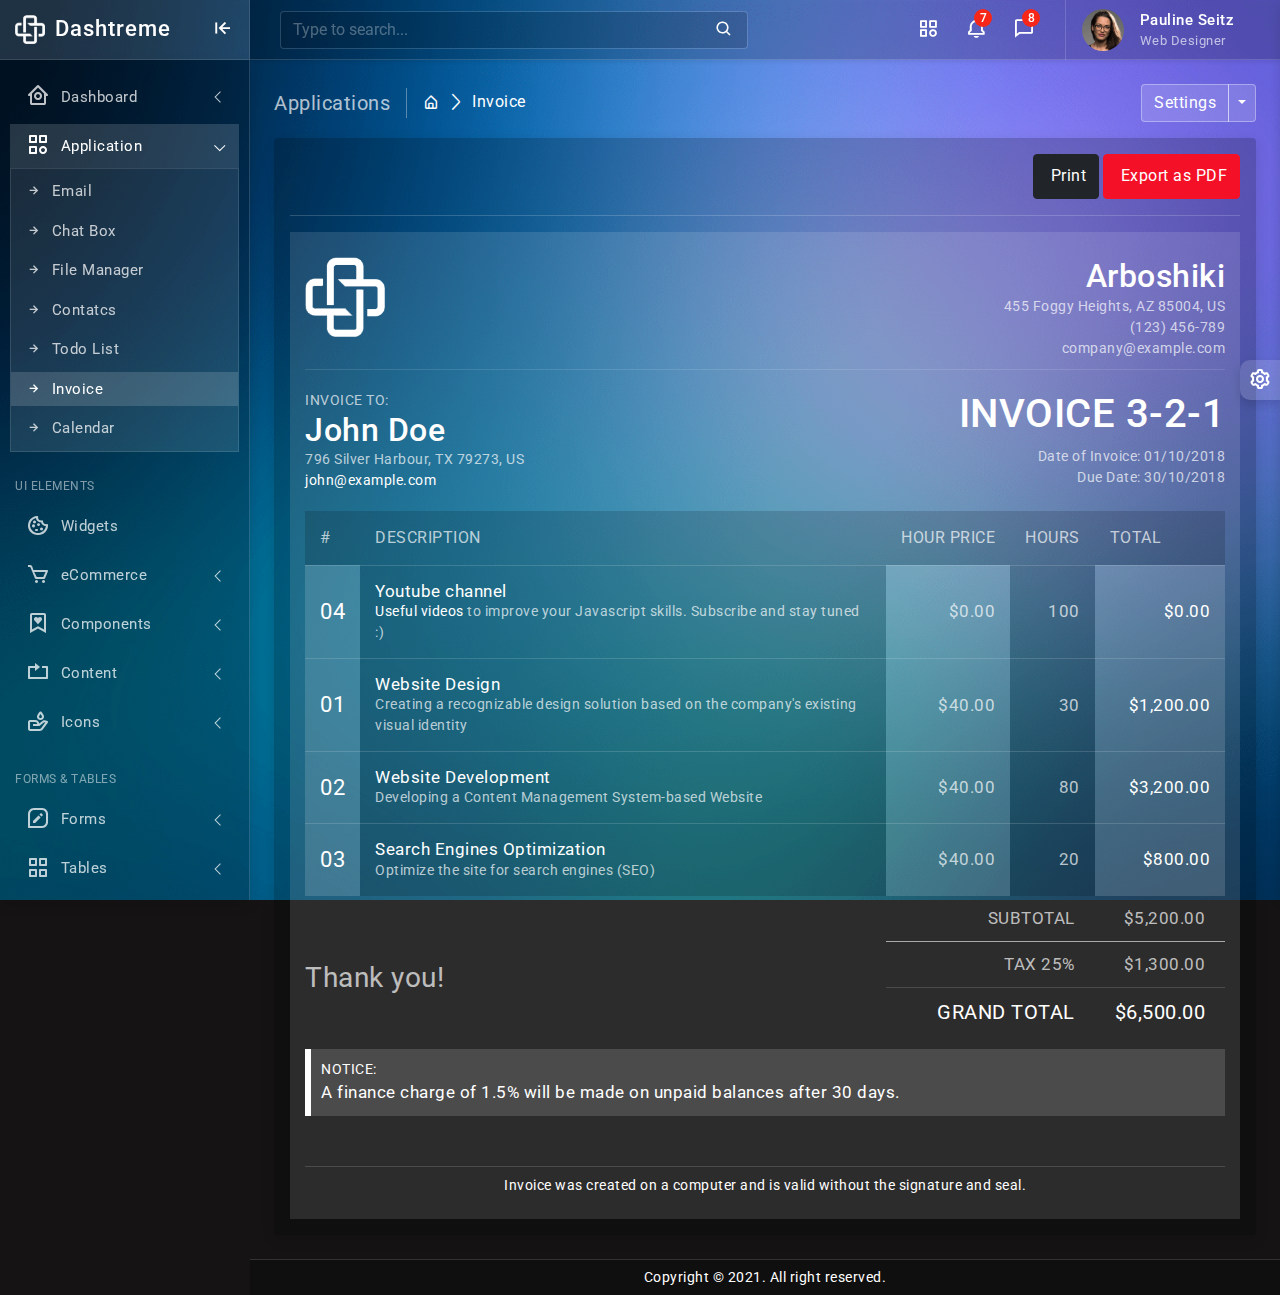
<file: app-invoice.html>
<!doctype html>
<html lang="en">

<head>
	<!-- Required meta tags -->
	<meta charset="utf-8">
	<meta name="viewport" content="width=device-width, initial-scale=1">
	<!--favicon-->
	<link rel="icon" href="assets/images/favicon-32x32.png" type="image/png" />
	<!--plugins-->
	<link href="assets/plugins/simplebar/css/simplebar.css" rel="stylesheet" />
	<link href="assets/plugins/perfect-scrollbar/css/perfect-scrollbar.css" rel="stylesheet" />
	<link href="assets/plugins/metismenu/css/metisMenu.min.css" rel="stylesheet" />
	<!-- loader-->
	<link href="assets/css/pace.min.css" rel="stylesheet" />
	<script src="assets/js/pace.min.js"></script>
	<!-- Bootstrap CSS -->
	<link href="assets/css/bootstrap.min.css" rel="stylesheet">
	<link href="https://fonts.googleapis.com/css2?family=Roboto:wght@400;500&display=swap" rel="stylesheet">
	<link href="assets/css/app.css" rel="stylesheet">
	<link href="assets/css/icons.css" rel="stylesheet">
	
	<title>Dashtreme - Multipurpose Bootstrap5 Admin Template</title>
</head>

<body class="bg-theme bg-theme1">
	<!--wrapper-->
	<div class="wrapper">
		<!--sidebar wrapper -->
		<div class="sidebar-wrapper" data-simplebar="true">
			<div class="sidebar-header">
				<div>
					<img src="assets/images/logo-icon.png" class="logo-icon" alt="logo icon">
				</div>
				<div>
					<h4 class="logo-text">Dashtreme</h4>
				</div>
				<div class="toggle-icon ms-auto"><i class='bx bx-arrow-to-left'></i>
				</div>
			</div>
			<!--navigation-->
			<ul class="metismenu" id="menu">
				<li>
					<a href="javascript:;" class="has-arrow">
						<div class="parent-icon"><i class='bx bx-home-circle'></i>
						</div>
						<div class="menu-title">Dashboard</div>
					</a>
					<ul>
						<li> <a href="index.html"><i class="bx bx-right-arrow-alt"></i>Default</a>
						</li>
						<li> <a href="dashboard-eCommerce.html"><i class="bx bx-right-arrow-alt"></i>eCommerce</a>
						</li>
						<li> <a href="dashboard-sales.html"><i class="bx bx-right-arrow-alt"></i>Sales</a>
						</li>
						<li> <a href="dashboard-analytics.html"><i class="bx bx-right-arrow-alt"></i>Analytics</a>
						</li>
						<li> <a href="dashboard-alternate.html"><i class="bx bx-right-arrow-alt"></i>Alternate</a>
						</li>
						<li> <a href="dashboard-digital-marketing.html"><i class="bx bx-right-arrow-alt"></i>Digital Marketing</a>
						</li>
						<li> <a href="dashboard-human-resources.html"><i class="bx bx-right-arrow-alt"></i>Human Resources</a>
						</li>
					</ul>
				</li>
				<li>
					<a href="javascript:;" class="has-arrow">
						<div class="parent-icon"><i class="bx bx-category"></i>
						</div>
						<div class="menu-title">Application</div>
					</a>
					<ul>
						<li> <a href="app-emailbox.html"><i class="bx bx-right-arrow-alt"></i>Email</a>
						</li>
						<li> <a href="app-chat-box.html"><i class="bx bx-right-arrow-alt"></i>Chat Box</a>
						</li>
						<li> <a href="app-file-manager.html"><i class="bx bx-right-arrow-alt"></i>File Manager</a>
						</li>
						<li> <a href="app-contact-list.html"><i class="bx bx-right-arrow-alt"></i>Contatcs</a>
						</li>
						<li> <a href="app-to-do.html"><i class="bx bx-right-arrow-alt"></i>Todo List</a>
						</li>
						<li> <a href="app-invoice.html"><i class="bx bx-right-arrow-alt"></i>Invoice</a>
						</li>
						<li> <a href="app-fullcalender.html"><i class="bx bx-right-arrow-alt"></i>Calendar</a>
						</li>
					</ul>
				</li>
				<li class="menu-label">UI Elements</li>
				<li>
					<a href="widgets.html">
						<div class="parent-icon"><i class='bx bx-cookie'></i>
						</div>
						<div class="menu-title">Widgets</div>
					</a>
				</li>
				<li>
					<a href="javascript:;" class="has-arrow">
						<div class="parent-icon"><i class='bx bx-cart'></i>
						</div>
						<div class="menu-title">eCommerce</div>
					</a>
					<ul>
						<li> <a href="ecommerce-products.html"><i class="bx bx-right-arrow-alt"></i>Products</a>
						</li>
						<li> <a href="ecommerce-products-details.html"><i class="bx bx-right-arrow-alt"></i>Product Details</a>
						</li>
						<li> <a href="ecommerce-add-new-products.html"><i class="bx bx-right-arrow-alt"></i>Add New Products</a>
						</li>
						<li> <a href="ecommerce-orders.html"><i class="bx bx-right-arrow-alt"></i>Orders</a>
						</li>
					</ul>
				</li>
				<li>
					<a class="has-arrow" href="javascript:;">
						<div class="parent-icon"><i class='bx bx-bookmark-heart'></i>
						</div>
						<div class="menu-title">Components</div>
					</a>
					<ul>
						<li> <a href="component-alerts.html"><i class="bx bx-right-arrow-alt"></i>Alerts</a>
						</li>
						<li> <a href="component-accordions.html"><i class="bx bx-right-arrow-alt"></i>Accordions</a>
						</li>
						<li> <a href="component-badges.html"><i class="bx bx-right-arrow-alt"></i>Badges</a>
						</li>
						<li> <a href="component-buttons.html"><i class="bx bx-right-arrow-alt"></i>Buttons</a>
						</li>
						<li> <a href="component-cards.html"><i class="bx bx-right-arrow-alt"></i>Cards</a>
						</li>
						<li> <a href="component-carousels.html"><i class="bx bx-right-arrow-alt"></i>Carousels</a>
						</li>
						<li> <a href="component-list-groups.html"><i class="bx bx-right-arrow-alt"></i>List Groups</a>
						</li>
						<li> <a href="component-media-object.html"><i class="bx bx-right-arrow-alt"></i>Media Objects</a>
						</li>
						<li> <a href="component-modals.html"><i class="bx bx-right-arrow-alt"></i>Modals</a>
						</li>
						<li> <a href="component-navs-tabs.html"><i class="bx bx-right-arrow-alt"></i>Navs & Tabs</a>
						</li>
						<li> <a href="component-navbar.html"><i class="bx bx-right-arrow-alt"></i>Navbar</a>
						</li>
						<li> <a href="component-paginations.html"><i class="bx bx-right-arrow-alt"></i>Pagination</a>
						</li>
						<li> <a href="component-popovers-tooltips.html"><i class="bx bx-right-arrow-alt"></i>Popovers & Tooltips</a>
						</li>
						<li> <a href="component-progress-bars.html"><i class="bx bx-right-arrow-alt"></i>Progress</a>
						</li>
						<li> <a href="component-spinners.html"><i class="bx bx-right-arrow-alt"></i>Spinners</a>
						</li>
						<li> <a href="component-notifications.html"><i class="bx bx-right-arrow-alt"></i>Notifications</a>
						</li>
						<li> <a href="component-avtars-chips.html"><i class="bx bx-right-arrow-alt"></i>Avatrs & Chips</a>
						</li>
					</ul>
				</li>
				<li>
					<a class="has-arrow" href="javascript:;">
						<div class="parent-icon"><i class="bx bx-repeat"></i>
						</div>
						<div class="menu-title">Content</div>
					</a>
					<ul>
						<li> <a href="content-grid-system.html"><i class="bx bx-right-arrow-alt"></i>Grid System</a>
						</li>
						<li> <a href="content-typography.html"><i class="bx bx-right-arrow-alt"></i>Typography</a>
						</li>
						<li> <a href="content-text-utilities.html"><i class="bx bx-right-arrow-alt"></i>Text Utilities</a>
						</li>
					</ul>
				</li>
				<li>
					<a class="has-arrow" href="javascript:;">
						<div class="parent-icon"> <i class="bx bx-donate-blood"></i>
						</div>
						<div class="menu-title">Icons</div>
					</a>
					<ul>
						<li> <a href="icons-line-icons.html"><i class="bx bx-right-arrow-alt"></i>Line Icons</a>
						</li>
						<li> <a href="icons-boxicons.html"><i class="bx bx-right-arrow-alt"></i>Boxicons</a>
						</li>
						<li> <a href="icons-feather-icons.html"><i class="bx bx-right-arrow-alt"></i>Feather Icons</a>
						</li>
					</ul>
				</li>
				<li class="menu-label">Forms & Tables</li>
				<li>
					<a class="has-arrow" href="javascript:;">
						<div class="parent-icon"><i class='bx bx-message-square-edit'></i>
						</div>
						<div class="menu-title">Forms</div>
					</a>
					<ul>
						<li> <a href="form-elements.html"><i class="bx bx-right-arrow-alt"></i>Form Elements</a>
						</li>
						<li> <a href="form-input-group.html"><i class="bx bx-right-arrow-alt"></i>Input Groups</a>
						</li>
						<li> <a href="form-layouts.html"><i class="bx bx-right-arrow-alt"></i>Forms Layouts</a>
						</li>
						<li> <a href="form-validations.html"><i class="bx bx-right-arrow-alt"></i>Form Validation</a>
						</li>
						<li> <a href="form-wizard.html"><i class="bx bx-right-arrow-alt"></i>Form Wizard</a>
						</li>
						<li> <a href="form-text-editor.html"><i class="bx bx-right-arrow-alt"></i>Text Editor</a>
						</li>
						<li> <a href="form-file-upload.html"><i class="bx bx-right-arrow-alt"></i>File Upload</a>
						</li>
						<li> <a href="form-date-time-pickes.html"><i class="bx bx-right-arrow-alt"></i>Date Pickers</a>
						</li>
						<li> <a href="form-select2.html"><i class="bx bx-right-arrow-alt"></i>Select2</a>
						</li>
					</ul>
				</li>
				<li>
					<a class="has-arrow" href="javascript:;">
						<div class="parent-icon"><i class="bx bx-grid-alt"></i>
						</div>
						<div class="menu-title">Tables</div>
					</a>
					<ul>
						<li> <a href="table-basic-table.html"><i class="bx bx-right-arrow-alt"></i>Basic Table</a>
						</li>
						<li> <a href="table-datatable.html"><i class="bx bx-right-arrow-alt"></i>Data Table</a>
						</li>
					</ul>
				</li>
				<li class="menu-label">Pages</li>
				<li>
					<a class="has-arrow" href="javascript:;">
						<div class="parent-icon"><i class="bx bx-lock"></i>
						</div>
						<div class="menu-title">Authentication</div>
					</a>
					<ul>
						<li> <a href="authentication-signin.html" target="_blank"><i class="bx bx-right-arrow-alt"></i>Sign In</a>
						</li>
						<li> <a href="authentication-signup.html" target="_blank"><i class="bx bx-right-arrow-alt"></i>Sign Up</a>
						</li>
						<li> <a href="authentication-signin-with-header-footer.html" target="_blank"><i class="bx bx-right-arrow-alt"></i>Sign In with Header & Footer</a>
						</li>
						<li> <a href="authentication-signup-with-header-footer.html" target="_blank"><i class="bx bx-right-arrow-alt"></i>Sign Up with Header & Footer</a>
						</li>
						<li> <a href="authentication-forgot-password.html" target="_blank"><i class="bx bx-right-arrow-alt"></i>Forgot Password</a>
						</li>
						<li> <a href="authentication-reset-password.html" target="_blank"><i class="bx bx-right-arrow-alt"></i>Reset Password</a>
						</li>
						<li> <a href="authentication-lock-screen.html" target="_blank"><i class="bx bx-right-arrow-alt"></i>Lock Screen</a>
						</li>
					</ul>
				</li>
				<li>
					<a href="user-profile.html">
						<div class="parent-icon"><i class="bx bx-user-circle"></i>
						</div>
						<div class="menu-title">User Profile</div>
					</a>
				</li>
				<li>
					<a href="timeline.html">
						<div class="parent-icon"> <i class="bx bx-video-recording"></i>
						</div>
						<div class="menu-title">Timeline</div>
					</a>
				</li>
				<li>
					<a class="has-arrow" href="javascript:;">
						<div class="parent-icon"><i class="bx bx-error"></i>
						</div>
						<div class="menu-title">Errors</div>
					</a>
					<ul>
						<li> <a href="errors-404-error.html" target="_blank"><i class="bx bx-right-arrow-alt"></i>404 Error</a>
						</li>
						<li> <a href="errors-500-error.html" target="_blank"><i class="bx bx-right-arrow-alt"></i>500 Error</a>
						</li>
						<li> <a href="errors-coming-soon.html" target="_blank"><i class="bx bx-right-arrow-alt"></i>Coming Soon</a>
						</li>
						<li> <a href="error-blank-page.html" target="_blank"><i class="bx bx-right-arrow-alt"></i>Blank Page</a>
						</li>
					</ul>
				</li>
				<li>
					<a href="faq.html">
						<div class="parent-icon"><i class="bx bx-help-circle"></i>
						</div>
						<div class="menu-title">FAQ</div>
					</a>
				</li>
				<li>
					<a href="pricing-table.html">
						<div class="parent-icon"><i class="bx bx-diamond"></i>
						</div>
						<div class="menu-title">Pricing</div>
					</a>
				</li>
				<li class="menu-label">Charts & Maps</li>
				<li>
					<a class="has-arrow" href="javascript:;">
						<div class="parent-icon"><i class="bx bx-line-chart"></i>
						</div>
						<div class="menu-title">Charts</div>
					</a>
					<ul>
						<li> <a href="charts-apex-chart.html"><i class="bx bx-right-arrow-alt"></i>Apex</a>
						</li>
						<li> <a href="charts-chartjs.html"><i class="bx bx-right-arrow-alt"></i>Chartjs</a>
						</li>
						<li> <a href="charts-highcharts.html"><i class="bx bx-right-arrow-alt"></i>Highcharts</a>
						</li>
					</ul>
				</li>
				<li>
					<a class="has-arrow" href="javascript:;">
						<div class="parent-icon"><i class="bx bx-map-alt"></i>
						</div>
						<div class="menu-title">Maps</div>
					</a>
					<ul>
						<li> <a href="map-google-maps.html"><i class="bx bx-right-arrow-alt"></i>Google Maps</a>
						</li>
						<li> <a href="map-vector-maps.html"><i class="bx bx-right-arrow-alt"></i>Vector Maps</a>
						</li>
					</ul>
				</li>
				<li class="menu-label">Others</li>
				<li>
					<a class="has-arrow" href="javascript:;">
						<div class="parent-icon"><i class="bx bx-menu"></i>
						</div>
						<div class="menu-title">Menu Levels</div>
					</a>
					<ul>
						<li> <a class="has-arrow" href="javascript:;"><i class="bx bx-right-arrow-alt"></i>Level One</a>
							<ul>
								<li> <a class="has-arrow" href="javascript:;"><i class="bx bx-right-arrow-alt"></i>Level Two</a>
									<ul>
										<li> <a href="javascript:;"><i class="bx bx-right-arrow-alt"></i>Level Three</a>
										</li>
									</ul>
								</li>
							</ul>
						</li>
					</ul>
				</li>
				<li>
					<a href="https://codervent.com/dashtreme/documentation/index.html" target="_blank">
						<div class="parent-icon"><i class="bx bx-folder"></i>
						</div>
						<div class="menu-title">Documentation</div>
					</a>
				</li>
				<li>
					<a href="https://themeforest.net/user/codervent" target="_blank">
						<div class="parent-icon"><i class="bx bx-support"></i>
						</div>
						<div class="menu-title">Support</div>
					</a>
				</li>
			</ul>
			<!--end navigation-->
		</div>
		<!--end sidebar wrapper -->
		<!--start header -->
		<header>
			<div class="topbar d-flex align-items-center">
				<nav class="navbar navbar-expand">
					<div class="mobile-toggle-menu"><i class='bx bx-menu'></i>
					</div>
					<div class="search-bar flex-grow-1">
						<div class="position-relative search-bar-box">
							<input type="text" class="form-control search-control" placeholder="Type to search..."> <span class="position-absolute top-50 search-show translate-middle-y"><i class='bx bx-search'></i></span>
							<span class="position-absolute top-50 search-close translate-middle-y"><i class='bx bx-x'></i></span>
						</div>
					</div>
					<div class="top-menu ms-auto">
						<ul class="navbar-nav align-items-center">
							<li class="nav-item mobile-search-icon">
								<a class="nav-link" href="#">	<i class='bx bx-search'></i>
								</a>
							</li>
							<li class="nav-item dropdown dropdown-large">
								<a class="nav-link dropdown-toggle dropdown-toggle-nocaret" href="#" role="button" data-bs-toggle="dropdown" aria-expanded="false">	<i class='bx bx-category'></i>
								</a>
								<div class="dropdown-menu dropdown-menu-end">
									<div class="row row-cols-3 g-3 p-3">
										<div class="col text-center">
											<div class="app-box mx-auto"><i class='bx bx-group'></i>
											</div>
											<div class="app-title">Teams</div>
										</div>
										<div class="col text-center">
											<div class="app-box mx-auto"><i class='bx bx-atom'></i>
											</div>
											<div class="app-title">Projects</div>
										</div>
										<div class="col text-center">
											<div class="app-box mx-auto"><i class='bx bx-shield'></i>
											</div>
											<div class="app-title">Tasks</div>
										</div>
										<div class="col text-center">
											<div class="app-box mx-auto"><i class='bx bx-notification'></i>
											</div>
											<div class="app-title">Feeds</div>
										</div>
										<div class="col text-center">
											<div class="app-box mx-auto"><i class='bx bx-file'></i>
											</div>
											<div class="app-title">Files</div>
										</div>
										<div class="col text-center">
											<div class="app-box mx-auto"><i class='bx bx-filter-alt'></i>
											</div>
											<div class="app-title">Alerts</div>
										</div>
									</div>
								</div>
							</li>
							<li class="nav-item dropdown dropdown-large">
								<a class="nav-link dropdown-toggle dropdown-toggle-nocaret position-relative" href="#" role="button" data-bs-toggle="dropdown" aria-expanded="false"> <span class="alert-count">7</span>
									<i class='bx bx-bell'></i>
								</a>
								<div class="dropdown-menu dropdown-menu-end">
									<a href="javascript:;">
										<div class="msg-header">
											<p class="msg-header-title">Notifications</p>
											<p class="msg-header-clear ms-auto">Marks all as read</p>
										</div>
									</a>
									<div class="header-notifications-list">
										<a class="dropdown-item" href="javascript:;">
											<div class="d-flex align-items-center">
												<div class="notify"><i class="bx bx-group"></i>
												</div>
												<div class="flex-grow-1">
													<h6 class="msg-name">New Customers<span class="msg-time float-end">14 Sec
												ago</span></h6>
													<p class="msg-info">5 new user registered</p>
												</div>
											</div>
										</a>
										<a class="dropdown-item" href="javascript:;">
											<div class="d-flex align-items-center">
												<div class="notify"><i class="bx bx-cart-alt"></i>
												</div>
												<div class="flex-grow-1">
													<h6 class="msg-name">New Orders <span class="msg-time float-end">2 min
												ago</span></h6>
													<p class="msg-info">You have recived new orders</p>
												</div>
											</div>
										</a>
										<a class="dropdown-item" href="javascript:;">
											<div class="d-flex align-items-center">
												<div class="notify"><i class="bx bx-file"></i>
												</div>
												<div class="flex-grow-1">
													<h6 class="msg-name">24 PDF File<span class="msg-time float-end">19 min
												ago</span></h6>
													<p class="msg-info">The pdf files generated</p>
												</div>
											</div>
										</a>
										<a class="dropdown-item" href="javascript:;">
											<div class="d-flex align-items-center">
												<div class="notify"><i class="bx bx-send"></i>
												</div>
												<div class="flex-grow-1">
													<h6 class="msg-name">Time Response <span class="msg-time float-end">28 min
												ago</span></h6>
													<p class="msg-info">5.1 min avarage time response</p>
												</div>
											</div>
										</a>
										<a class="dropdown-item" href="javascript:;">
											<div class="d-flex align-items-center">
												<div class="notify"><i class="bx bx-home-circle"></i>
												</div>
												<div class="flex-grow-1">
													<h6 class="msg-name">New Product Approved <span
												class="msg-time float-end">2 hrs ago</span></h6>
													<p class="msg-info">Your new product has approved</p>
												</div>
											</div>
										</a>
										<a class="dropdown-item" href="javascript:;">
											<div class="d-flex align-items-center">
												<div class="notify"><i class="bx bx-message-detail"></i>
												</div>
												<div class="flex-grow-1">
													<h6 class="msg-name">New Comments <span class="msg-time float-end">4 hrs
												ago</span></h6>
													<p class="msg-info">New customer comments recived</p>
												</div>
											</div>
										</a>
										<a class="dropdown-item" href="javascript:;">
											<div class="d-flex align-items-center">
												<div class="notify"><i class='bx bx-check-square'></i>
												</div>
												<div class="flex-grow-1">
													<h6 class="msg-name">Your item is shipped <span class="msg-time float-end">5 hrs
												ago</span></h6>
													<p class="msg-info">Successfully shipped your item</p>
												</div>
											</div>
										</a>
										<a class="dropdown-item" href="javascript:;">
											<div class="d-flex align-items-center">
												<div class="notify"><i class='bx bx-user-pin'></i>
												</div>
												<div class="flex-grow-1">
													<h6 class="msg-name">New 24 authors<span class="msg-time float-end">1 day
												ago</span></h6>
													<p class="msg-info">24 new authors joined last week</p>
												</div>
											</div>
										</a>
										<a class="dropdown-item" href="javascript:;">
											<div class="d-flex align-items-center">
												<div class="notify"><i class='bx bx-door-open'></i>
												</div>
												<div class="flex-grow-1">
													<h6 class="msg-name">Defense Alerts <span class="msg-time float-end">2 weeks
												ago</span></h6>
													<p class="msg-info">45% less alerts last 4 weeks</p>
												</div>
											</div>
										</a>
									</div>
									<a href="javascript:;">
										<div class="text-center msg-footer">View All Notifications</div>
									</a>
								</div>
							</li>
							<li class="nav-item dropdown dropdown-large">
								<a class="nav-link dropdown-toggle dropdown-toggle-nocaret position-relative" href="#" role="button" data-bs-toggle="dropdown" aria-expanded="false"> <span class="alert-count">8</span>
									<i class='bx bx-comment'></i>
								</a>
								<div class="dropdown-menu dropdown-menu-end">
									<a href="javascript:;">
										<div class="msg-header">
											<p class="msg-header-title">Messages</p>
											<p class="msg-header-clear ms-auto">Marks all as read</p>
										</div>
									</a>
									<div class="header-message-list">
										<a class="dropdown-item" href="javascript:;">
											<div class="d-flex align-items-center">
												<div class="user-online">
													<img src="assets/images/avatars/avatar-1.png" class="msg-avatar" alt="user avatar">
												</div>
												<div class="flex-grow-1">
													<h6 class="msg-name">Daisy Anderson <span class="msg-time float-end">5 sec
												ago</span></h6>
													<p class="msg-info">The standard chunk of lorem</p>
												</div>
											</div>
										</a>
										<a class="dropdown-item" href="javascript:;">
											<div class="d-flex align-items-center">
												<div class="user-online">
													<img src="assets/images/avatars/avatar-2.png" class="msg-avatar" alt="user avatar">
												</div>
												<div class="flex-grow-1">
													<h6 class="msg-name">Althea Cabardo <span class="msg-time float-end">14
												sec ago</span></h6>
													<p class="msg-info">Many desktop publishing packages</p>
												</div>
											</div>
										</a>
										<a class="dropdown-item" href="javascript:;">
											<div class="d-flex align-items-center">
												<div class="user-online">
													<img src="assets/images/avatars/avatar-3.png" class="msg-avatar" alt="user avatar">
												</div>
												<div class="flex-grow-1">
													<h6 class="msg-name">Oscar Garner <span class="msg-time float-end">8 min
												ago</span></h6>
													<p class="msg-info">Various versions have evolved over</p>
												</div>
											</div>
										</a>
										<a class="dropdown-item" href="javascript:;">
											<div class="d-flex align-items-center">
												<div class="user-online">
													<img src="assets/images/avatars/avatar-4.png" class="msg-avatar" alt="user avatar">
												</div>
												<div class="flex-grow-1">
													<h6 class="msg-name">Katherine Pechon <span class="msg-time float-end">15
												min ago</span></h6>
													<p class="msg-info">Making this the first true generator</p>
												</div>
											</div>
										</a>
										<a class="dropdown-item" href="javascript:;">
											<div class="d-flex align-items-center">
												<div class="user-online">
													<img src="assets/images/avatars/avatar-5.png" class="msg-avatar" alt="user avatar">
												</div>
												<div class="flex-grow-1">
													<h6 class="msg-name">Amelia Doe <span class="msg-time float-end">22 min
												ago</span></h6>
													<p class="msg-info">Duis aute irure dolor in reprehenderit</p>
												</div>
											</div>
										</a>
										<a class="dropdown-item" href="javascript:;">
											<div class="d-flex align-items-center">
												<div class="user-online">
													<img src="assets/images/avatars/avatar-6.png" class="msg-avatar" alt="user avatar">
												</div>
												<div class="flex-grow-1">
													<h6 class="msg-name">Cristina Jhons <span class="msg-time float-end">2 hrs
												ago</span></h6>
													<p class="msg-info">The passage is attributed to an unknown</p>
												</div>
											</div>
										</a>
										<a class="dropdown-item" href="javascript:;">
											<div class="d-flex align-items-center">
												<div class="user-online">
													<img src="assets/images/avatars/avatar-7.png" class="msg-avatar" alt="user avatar">
												</div>
												<div class="flex-grow-1">
													<h6 class="msg-name">James Caviness <span class="msg-time float-end">4 hrs
												ago</span></h6>
													<p class="msg-info">The point of using Lorem</p>
												</div>
											</div>
										</a>
										<a class="dropdown-item" href="javascript:;">
											<div class="d-flex align-items-center">
												<div class="user-online">
													<img src="assets/images/avatars/avatar-8.png" class="msg-avatar" alt="user avatar">
												</div>
												<div class="flex-grow-1">
													<h6 class="msg-name">Peter Costanzo <span class="msg-time float-end">6 hrs
												ago</span></h6>
													<p class="msg-info">It was popularised in the 1960s</p>
												</div>
											</div>
										</a>
										<a class="dropdown-item" href="javascript:;">
											<div class="d-flex align-items-center">
												<div class="user-online">
													<img src="assets/images/avatars/avatar-9.png" class="msg-avatar" alt="user avatar">
												</div>
												<div class="flex-grow-1">
													<h6 class="msg-name">David Buckley <span class="msg-time float-end">2 hrs
												ago</span></h6>
													<p class="msg-info">Various versions have evolved over</p>
												</div>
											</div>
										</a>
										<a class="dropdown-item" href="javascript:;">
											<div class="d-flex align-items-center">
												<div class="user-online">
													<img src="assets/images/avatars/avatar-10.png" class="msg-avatar" alt="user avatar">
												</div>
												<div class="flex-grow-1">
													<h6 class="msg-name">Thomas Wheeler <span class="msg-time float-end">2 days
												ago</span></h6>
													<p class="msg-info">If you are going to use a passage</p>
												</div>
											</div>
										</a>
										<a class="dropdown-item" href="javascript:;">
											<div class="d-flex align-items-center">
												<div class="user-online">
													<img src="assets/images/avatars/avatar-11.png" class="msg-avatar" alt="user avatar">
												</div>
												<div class="flex-grow-1">
													<h6 class="msg-name">Johnny Seitz <span class="msg-time float-end">5 days
												ago</span></h6>
													<p class="msg-info">All the Lorem Ipsum generators</p>
												</div>
											</div>
										</a>
									</div>
									<a href="javascript:;">
										<div class="text-center msg-footer">View All Messages</div>
									</a>
								</div>
							</li>
						</ul>
					</div>
					<div class="user-box dropdown">
						<a class="d-flex align-items-center nav-link dropdown-toggle dropdown-toggle-nocaret" href="#" role="button" data-bs-toggle="dropdown" aria-expanded="false">
							<img src="assets/images/avatars/avatar-2.png" class="user-img" alt="user avatar">
							<div class="user-info ps-3">
								<p class="user-name mb-0">Pauline Seitz</p>
								<p class="designattion mb-0">Web Designer</p>
							</div>
						</a>
						<ul class="dropdown-menu dropdown-menu-end">
							<li><a class="dropdown-item" href="javascript:;"><i class="bx bx-user"></i><span>Profile</span></a>
							</li>
							<li><a class="dropdown-item" href="javascript:;"><i class="bx bx-cog"></i><span>Settings</span></a>
							</li>
							<li><a class="dropdown-item" href="javascript:;"><i class='bx bx-home-circle'></i><span>Dashboard</span></a>
							</li>
							<li><a class="dropdown-item" href="javascript:;"><i class='bx bx-dollar-circle'></i><span>Earnings</span></a>
							</li>
							<li><a class="dropdown-item" href="javascript:;"><i class='bx bx-download'></i><span>Downloads</span></a>
							</li>
							<li>
								<div class="dropdown-divider mb-0"></div>
							</li>
							<li><a class="dropdown-item" href="javascript:;"><i class='bx bx-log-out-circle'></i><span>Logout</span></a>
							</li>
						</ul>
					</div>
				</nav>
			</div>
		</header>
		<!--end header -->
		<!--start page wrapper -->
		<div class="page-wrapper">
			<div class="page-content">
				<!--breadcrumb-->
				<div class="page-breadcrumb d-none d-sm-flex align-items-center mb-3">
					<div class="breadcrumb-title pe-3">Applications</div>
					<div class="ps-3">
						<nav aria-label="breadcrumb">
							<ol class="breadcrumb mb-0 p-0">
								<li class="breadcrumb-item"><a href="javascript:;"><i class="bx bx-home-alt"></i></a>
								</li>
								<li class="breadcrumb-item active" aria-current="page">Invoice</li>
							</ol>
						</nav>
					</div>
					<div class="ms-auto">
						<div class="btn-group">
							<button type="button" class="btn btn-light">Settings</button>
							<button type="button" class="btn btn-light dropdown-toggle dropdown-toggle-split" data-bs-toggle="dropdown">	<span class="visually-hidden">Toggle Dropdown</span>
							</button>
							<div class="dropdown-menu dropdown-menu-right dropdown-menu-lg-end">	<a class="dropdown-item" href="javascript:;">Action</a>
								<a class="dropdown-item" href="javascript:;">Another action</a>
								<a class="dropdown-item" href="javascript:;">Something else here</a>
								<div class="dropdown-divider"></div>	<a class="dropdown-item" href="javascript:;">Separated link</a>
							</div>
						</div>
					</div>
				</div>
				<!--end breadcrumb-->
				<div class="card">
					<div class="card-body">
						<div id="invoice">
							<div class="toolbar hidden-print">
								<div class="text-end">
									<button type="button" class="btn btn-dark"><i class="fa fa-print"></i> Print</button>
									<button type="button" class="btn btn-danger"><i class="fa fa-file-pdf-o"></i> Export as PDF</button>
								</div>
								<hr/>
							</div>
							<div class="invoice overflow-auto">
								<div style="min-width: 600px">
									<header>
										<div class="row">
											<div class="col">
												<a href="javascript:;">
													<img src="assets/images/logo-icon.png" width="80" alt="" />
												</a>
											</div>
											<div class="col company-details">
												<h2 class="name">
									<a target="_blank" href="javascript:;">
									Arboshiki
									</a>
								</h2>
												<div>455 Foggy Heights, AZ 85004, US</div>
												<div>(123) 456-789</div>
												<div>company@example.com</div>
											</div>
										</div>
									</header>
									<main>
										<div class="row contacts">
											<div class="col invoice-to">
												<div class="text-gray-light">INVOICE TO:</div>
												<h2 class="to">John Doe</h2>
												<div class="address">796 Silver Harbour, TX 79273, US</div>
												<div class="email"><a href="mailto:john@example.com">john@example.com</a>
												</div>
											</div>
											<div class="col invoice-details">
												<h1 class="invoice-id">INVOICE 3-2-1</h1>
												<div class="date">Date of Invoice: 01/10/2018</div>
												<div class="date">Due Date: 30/10/2018</div>
											</div>
										</div>
										<table>
											<thead>
												<tr>
													<th>#</th>
													<th class="text-left">DESCRIPTION</th>
													<th class="text-right">HOUR PRICE</th>
													<th class="text-right">HOURS</th>
													<th class="text-right">TOTAL</th>
												</tr>
											</thead>
											<tbody>
												<tr>
													<td class="no">04</td>
													<td class="text-left">
														<h3>
										<a target="_blank" href="javascript:;">
										Youtube channel
										</a>
										</h3>
														<a target="_blank" href="javascript:;">
										   Useful videos
									   </a> to improve your Javascript skills. Subscribe and stay tuned :)</td>
													<td class="unit">$0.00</td>
													<td class="qty">100</td>
													<td class="total">$0.00</td>
												</tr>
												<tr>
													<td class="no">01</td>
													<td class="text-left">
														<h3>Website Design</h3>Creating a recognizable design solution based on the company's existing visual identity</td>
													<td class="unit">$40.00</td>
													<td class="qty">30</td>
													<td class="total">$1,200.00</td>
												</tr>
												<tr>
													<td class="no">02</td>
													<td class="text-left">
														<h3>Website Development</h3>Developing a Content Management System-based Website</td>
													<td class="unit">$40.00</td>
													<td class="qty">80</td>
													<td class="total">$3,200.00</td>
												</tr>
												<tr>
													<td class="no">03</td>
													<td class="text-left">
														<h3>Search Engines Optimization</h3>Optimize the site for search engines (SEO)</td>
													<td class="unit">$40.00</td>
													<td class="qty">20</td>
													<td class="total">$800.00</td>
												</tr>
											</tbody>
											<tfoot>
												<tr>
													<td colspan="2"></td>
													<td colspan="2">SUBTOTAL</td>
													<td>$5,200.00</td>
												</tr>
												<tr>
													<td colspan="2"></td>
													<td colspan="2">TAX 25%</td>
													<td>$1,300.00</td>
												</tr>
												<tr>
													<td colspan="2"></td>
													<td colspan="2">GRAND TOTAL</td>
													<td>$6,500.00</td>
												</tr>
											</tfoot>
										</table>
										<div class="thanks">Thank you!</div>
										<div class="notices">
											<div>NOTICE:</div>
											<div class="notice">A finance charge of 1.5% will be made on unpaid balances after 30 days.</div>
										</div>
									</main>
									<footer>Invoice was created on a computer and is valid without the signature and seal.</footer>
								</div>
								<!--DO NOT DELETE THIS div. IT is responsible for showing footer always at the bottom-->
								<div></div>
							</div>
						</div>
					</div>
				</div>
			</div>
		</div>
		<!--end page wrapper -->
		<!--start overlay-->
		<div class="overlay toggle-icon"></div>
		<!--end overlay-->
		<!--Start Back To Top Button--> <a href="javaScript:;" class="back-to-top"><i class='bx bxs-up-arrow-alt'></i></a>
		<!--End Back To Top Button-->
		<footer class="page-footer">
			<p class="mb-0">Copyright © 2021. All right reserved.</p>
		</footer>
	</div>
	<!--end wrapper-->
	<!--start switcher-->
	<div class="switcher-wrapper">
		<div class="switcher-btn"> <i class='bx bx-cog bx-spin'></i>
		</div>
		<div class="switcher-body">
			<div class="d-flex align-items-center">
				<h5 class="mb-0 text-uppercase">Theme Customizer</h5>
				<button type="button" class="btn-close ms-auto close-switcher" aria-label="Close"></button>
			</div>
			<hr/>
			<p class="mb-0">Gaussian Texture</p>
			<hr>
			<ul class="switcher">
				<li id="theme1"></li>
				<li id="theme2"></li>
				<li id="theme3"></li>
				<li id="theme4"></li>
				<li id="theme5"></li>
				<li id="theme6"></li>
			</ul>
			<hr>
			<p class="mb-0">Gradient Background</p>
			<hr>
			<ul class="switcher">
				<li id="theme7"></li>
				<li id="theme8"></li>
				<li id="theme9"></li>
				<li id="theme10"></li>
				<li id="theme11"></li>
				<li id="theme12"></li>
				<li id="theme13"></li>
				<li id="theme14"></li>
				<li id="theme15"></li>
			  </ul>
		</div>
	</div>
	<!--end switcher-->
	<!-- Bootstrap JS -->
	<script src="assets/js/bootstrap.bundle.min.js"></script>
	<!--plugins-->
	<script src="assets/js/jquery.min.js"></script>
	<script src="assets/plugins/simplebar/js/simplebar.min.js"></script>
	<script src="assets/plugins/metismenu/js/metisMenu.min.js"></script>
	<script src="assets/plugins/perfect-scrollbar/js/perfect-scrollbar.js"></script>
	<!--app JS-->
	<script src="assets/js/app.js"></script>
</body>

</html>
</file>
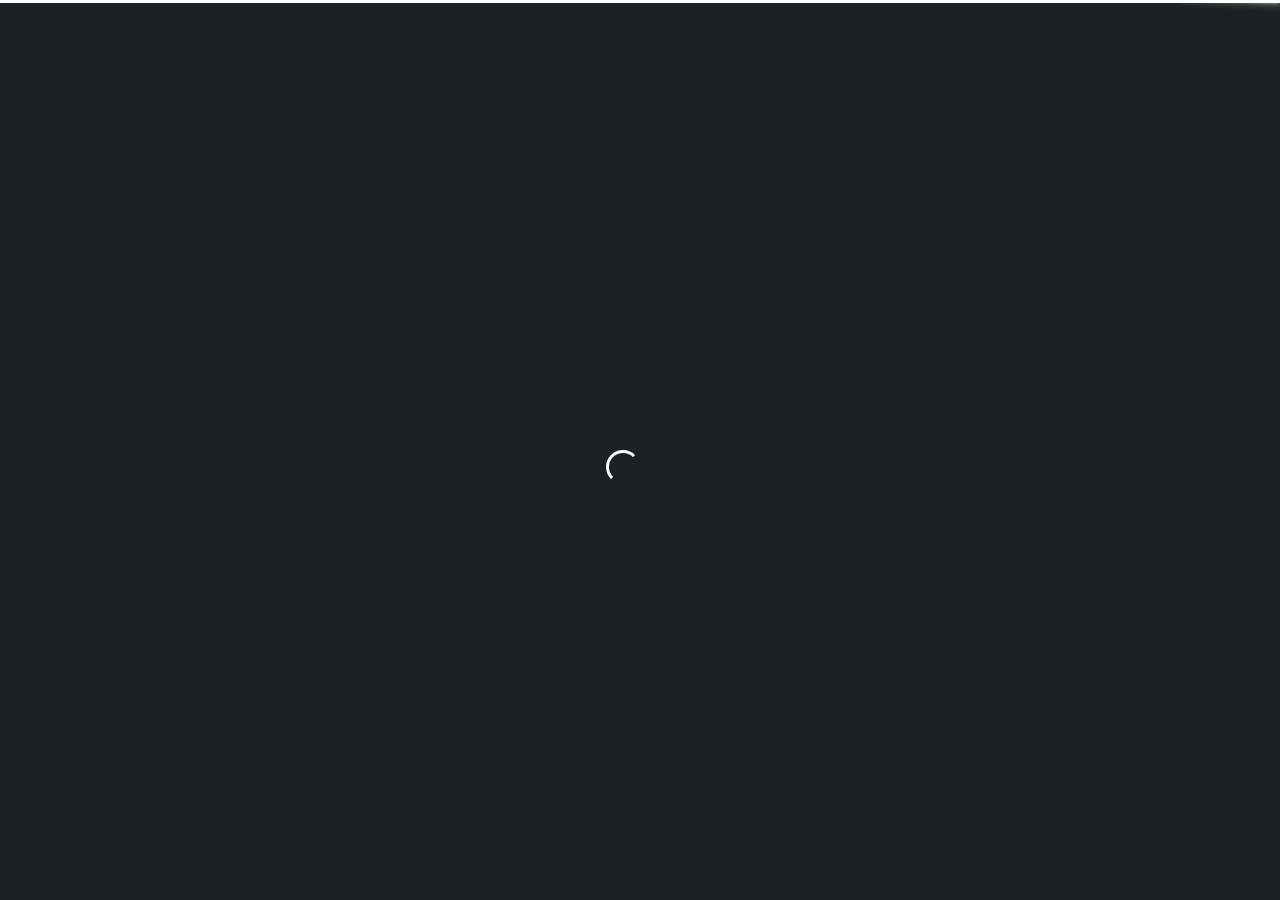
<file: app-to-do.html>
<!doctype html>
<html lang="en">

<head>
	<!-- Required meta tags -->
	<meta charset="utf-8">
	<meta name="viewport" content="width=device-width, initial-scale=1">
	<!--favicon-->
	<link rel="icon" href="assets/images/favicon-32x32.png" type="image/png" />
	<!--plugins-->
	<link href="assets/plugins/simplebar/css/simplebar.css" rel="stylesheet" />
	<link href="assets/plugins/perfect-scrollbar/css/perfect-scrollbar.css" rel="stylesheet" />
	<link href="assets/plugins/metismenu/css/metisMenu.min.css" rel="stylesheet" />
	<!-- loader-->
	<link href="assets/css/pace.min.css" rel="stylesheet" />
	<script src="assets/js/pace.min.js"></script>
	<!-- Bootstrap CSS -->
	<link href="assets/css/bootstrap.min.css" rel="stylesheet">
	<link href="https://fonts.googleapis.com/css2?family=Roboto:wght@400;500&display=swap" rel="stylesheet">
	<link href="assets/css/app.css" rel="stylesheet">
	<link href="assets/css/icons.css" rel="stylesheet">
	
	<title>Dashtreme - Multipurpose Bootstrap5 Admin Template</title>
</head>

<body class="bg-theme bg-theme1">
	<!--wrapper-->
	<div class="wrapper">
		<!--sidebar wrapper -->
		<div class="sidebar-wrapper" data-simplebar="true">
			<div class="sidebar-header">
				<div>
					<img src="assets/images/logo-icon.png" class="logo-icon" alt="logo icon">
				</div>
				<div>
					<h4 class="logo-text">Dashtreme</h4>
				</div>
				<div class="toggle-icon ms-auto"><i class='bx bx-arrow-to-left'></i>
				</div>
			</div>
			<!--navigation-->
			<ul class="metismenu" id="menu">
				<li>
					<a href="javascript:;" class="has-arrow">
						<div class="parent-icon"><i class='bx bx-home-circle'></i>
						</div>
						<div class="menu-title">Dashboard</div>
					</a>
					<ul>
						<li> <a href="index.html"><i class="bx bx-right-arrow-alt"></i>Default</a>
						</li>
						<li> <a href="dashboard-eCommerce.html"><i class="bx bx-right-arrow-alt"></i>eCommerce</a>
						</li>
						<li> <a href="dashboard-sales.html"><i class="bx bx-right-arrow-alt"></i>Sales</a>
						</li>
						<li> <a href="dashboard-analytics.html"><i class="bx bx-right-arrow-alt"></i>Analytics</a>
						</li>
						<li> <a href="dashboard-alternate.html"><i class="bx bx-right-arrow-alt"></i>Alternate</a>
						</li>
						<li> <a href="dashboard-digital-marketing.html"><i class="bx bx-right-arrow-alt"></i>Digital Marketing</a>
						</li>
						<li> <a href="dashboard-human-resources.html"><i class="bx bx-right-arrow-alt"></i>Human Resources</a>
						</li>
					</ul>
				</li>
				<li>
					<a href="javascript:;" class="has-arrow">
						<div class="parent-icon"><i class="bx bx-category"></i>
						</div>
						<div class="menu-title">Application</div>
					</a>
					<ul>
						<li> <a href="app-emailbox.html"><i class="bx bx-right-arrow-alt"></i>Email</a>
						</li>
						<li> <a href="app-chat-box.html"><i class="bx bx-right-arrow-alt"></i>Chat Box</a>
						</li>
						<li> <a href="app-file-manager.html"><i class="bx bx-right-arrow-alt"></i>File Manager</a>
						</li>
						<li> <a href="app-contact-list.html"><i class="bx bx-right-arrow-alt"></i>Contatcs</a>
						</li>
						<li> <a href="app-to-do.html"><i class="bx bx-right-arrow-alt"></i>Todo List</a>
						</li>
						<li> <a href="app-invoice.html"><i class="bx bx-right-arrow-alt"></i>Invoice</a>
						</li>
						<li> <a href="app-fullcalender.html"><i class="bx bx-right-arrow-alt"></i>Calendar</a>
						</li>
					</ul>
				</li>
				<li class="menu-label">UI Elements</li>
				<li>
					<a href="widgets.html">
						<div class="parent-icon"><i class='bx bx-cookie'></i>
						</div>
						<div class="menu-title">Widgets</div>
					</a>
				</li>
				<li>
					<a href="javascript:;" class="has-arrow">
						<div class="parent-icon"><i class='bx bx-cart'></i>
						</div>
						<div class="menu-title">eCommerce</div>
					</a>
					<ul>
						<li> <a href="ecommerce-products.html"><i class="bx bx-right-arrow-alt"></i>Products</a>
						</li>
						<li> <a href="ecommerce-products-details.html"><i class="bx bx-right-arrow-alt"></i>Product Details</a>
						</li>
						<li> <a href="ecommerce-add-new-products.html"><i class="bx bx-right-arrow-alt"></i>Add New Products</a>
						</li>
						<li> <a href="ecommerce-orders.html"><i class="bx bx-right-arrow-alt"></i>Orders</a>
						</li>
					</ul>
				</li>
				<li>
					<a class="has-arrow" href="javascript:;">
						<div class="parent-icon"><i class='bx bx-bookmark-heart'></i>
						</div>
						<div class="menu-title">Components</div>
					</a>
					<ul>
						<li> <a href="component-alerts.html"><i class="bx bx-right-arrow-alt"></i>Alerts</a>
						</li>
						<li> <a href="component-accordions.html"><i class="bx bx-right-arrow-alt"></i>Accordions</a>
						</li>
						<li> <a href="component-badges.html"><i class="bx bx-right-arrow-alt"></i>Badges</a>
						</li>
						<li> <a href="component-buttons.html"><i class="bx bx-right-arrow-alt"></i>Buttons</a>
						</li>
						<li> <a href="component-cards.html"><i class="bx bx-right-arrow-alt"></i>Cards</a>
						</li>
						<li> <a href="component-carousels.html"><i class="bx bx-right-arrow-alt"></i>Carousels</a>
						</li>
						<li> <a href="component-list-groups.html"><i class="bx bx-right-arrow-alt"></i>List Groups</a>
						</li>
						<li> <a href="component-media-object.html"><i class="bx bx-right-arrow-alt"></i>Media Objects</a>
						</li>
						<li> <a href="component-modals.html"><i class="bx bx-right-arrow-alt"></i>Modals</a>
						</li>
						<li> <a href="component-navs-tabs.html"><i class="bx bx-right-arrow-alt"></i>Navs & Tabs</a>
						</li>
						<li> <a href="component-navbar.html"><i class="bx bx-right-arrow-alt"></i>Navbar</a>
						</li>
						<li> <a href="component-paginations.html"><i class="bx bx-right-arrow-alt"></i>Pagination</a>
						</li>
						<li> <a href="component-popovers-tooltips.html"><i class="bx bx-right-arrow-alt"></i>Popovers & Tooltips</a>
						</li>
						<li> <a href="component-progress-bars.html"><i class="bx bx-right-arrow-alt"></i>Progress</a>
						</li>
						<li> <a href="component-spinners.html"><i class="bx bx-right-arrow-alt"></i>Spinners</a>
						</li>
						<li> <a href="component-notifications.html"><i class="bx bx-right-arrow-alt"></i>Notifications</a>
						</li>
						<li> <a href="component-avtars-chips.html"><i class="bx bx-right-arrow-alt"></i>Avatrs & Chips</a>
						</li>
					</ul>
				</li>
				<li>
					<a class="has-arrow" href="javascript:;">
						<div class="parent-icon"><i class="bx bx-repeat"></i>
						</div>
						<div class="menu-title">Content</div>
					</a>
					<ul>
						<li> <a href="content-grid-system.html"><i class="bx bx-right-arrow-alt"></i>Grid System</a>
						</li>
						<li> <a href="content-typography.html"><i class="bx bx-right-arrow-alt"></i>Typography</a>
						</li>
						<li> <a href="content-text-utilities.html"><i class="bx bx-right-arrow-alt"></i>Text Utilities</a>
						</li>
					</ul>
				</li>
				<li>
					<a class="has-arrow" href="javascript:;">
						<div class="parent-icon"> <i class="bx bx-donate-blood"></i>
						</div>
						<div class="menu-title">Icons</div>
					</a>
					<ul>
						<li> <a href="icons-line-icons.html"><i class="bx bx-right-arrow-alt"></i>Line Icons</a>
						</li>
						<li> <a href="icons-boxicons.html"><i class="bx bx-right-arrow-alt"></i>Boxicons</a>
						</li>
						<li> <a href="icons-feather-icons.html"><i class="bx bx-right-arrow-alt"></i>Feather Icons</a>
						</li>
					</ul>
				</li>
				<li class="menu-label">Forms & Tables</li>
				<li>
					<a class="has-arrow" href="javascript:;">
						<div class="parent-icon"><i class='bx bx-message-square-edit'></i>
						</div>
						<div class="menu-title">Forms</div>
					</a>
					<ul>
						<li> <a href="form-elements.html"><i class="bx bx-right-arrow-alt"></i>Form Elements</a>
						</li>
						<li> <a href="form-input-group.html"><i class="bx bx-right-arrow-alt"></i>Input Groups</a>
						</li>
						<li> <a href="form-layouts.html"><i class="bx bx-right-arrow-alt"></i>Forms Layouts</a>
						</li>
						<li> <a href="form-validations.html"><i class="bx bx-right-arrow-alt"></i>Form Validation</a>
						</li>
						<li> <a href="form-wizard.html"><i class="bx bx-right-arrow-alt"></i>Form Wizard</a>
						</li>
						<li> <a href="form-text-editor.html"><i class="bx bx-right-arrow-alt"></i>Text Editor</a>
						</li>
						<li> <a href="form-file-upload.html"><i class="bx bx-right-arrow-alt"></i>File Upload</a>
						</li>
						<li> <a href="form-date-time-pickes.html"><i class="bx bx-right-arrow-alt"></i>Date Pickers</a>
						</li>
						<li> <a href="form-select2.html"><i class="bx bx-right-arrow-alt"></i>Select2</a>
						</li>
					</ul>
				</li>
				<li>
					<a class="has-arrow" href="javascript:;">
						<div class="parent-icon"><i class="bx bx-grid-alt"></i>
						</div>
						<div class="menu-title">Tables</div>
					</a>
					<ul>
						<li> <a href="table-basic-table.html"><i class="bx bx-right-arrow-alt"></i>Basic Table</a>
						</li>
						<li> <a href="table-datatable.html"><i class="bx bx-right-arrow-alt"></i>Data Table</a>
						</li>
					</ul>
				</li>
				<li class="menu-label">Pages</li>
				<li>
					<a class="has-arrow" href="javascript:;">
						<div class="parent-icon"><i class="bx bx-lock"></i>
						</div>
						<div class="menu-title">Authentication</div>
					</a>
					<ul>
						<li> <a href="authentication-signin.html" target="_blank"><i class="bx bx-right-arrow-alt"></i>Sign In</a>
						</li>
						<li> <a href="authentication-signup.html" target="_blank"><i class="bx bx-right-arrow-alt"></i>Sign Up</a>
						</li>
						<li> <a href="authentication-signin-with-header-footer.html" target="_blank"><i class="bx bx-right-arrow-alt"></i>Sign In with Header & Footer</a>
						</li>
						<li> <a href="authentication-signup-with-header-footer.html" target="_blank"><i class="bx bx-right-arrow-alt"></i>Sign Up with Header & Footer</a>
						</li>
						<li> <a href="authentication-forgot-password.html" target="_blank"><i class="bx bx-right-arrow-alt"></i>Forgot Password</a>
						</li>
						<li> <a href="authentication-reset-password.html" target="_blank"><i class="bx bx-right-arrow-alt"></i>Reset Password</a>
						</li>
						<li> <a href="authentication-lock-screen.html" target="_blank"><i class="bx bx-right-arrow-alt"></i>Lock Screen</a>
						</li>
					</ul>
				</li>
				<li>
					<a href="user-profile.html">
						<div class="parent-icon"><i class="bx bx-user-circle"></i>
						</div>
						<div class="menu-title">User Profile</div>
					</a>
				</li>
				<li>
					<a href="timeline.html">
						<div class="parent-icon"> <i class="bx bx-video-recording"></i>
						</div>
						<div class="menu-title">Timeline</div>
					</a>
				</li>
				<li>
					<a class="has-arrow" href="javascript:;">
						<div class="parent-icon"><i class="bx bx-error"></i>
						</div>
						<div class="menu-title">Errors</div>
					</a>
					<ul>
						<li> <a href="errors-404-error.html" target="_blank"><i class="bx bx-right-arrow-alt"></i>404 Error</a>
						</li>
						<li> <a href="errors-500-error.html" target="_blank"><i class="bx bx-right-arrow-alt"></i>500 Error</a>
						</li>
						<li> <a href="errors-coming-soon.html" target="_blank"><i class="bx bx-right-arrow-alt"></i>Coming Soon</a>
						</li>
						<li> <a href="error-blank-page.html" target="_blank"><i class="bx bx-right-arrow-alt"></i>Blank Page</a>
						</li>
					</ul>
				</li>
				<li>
					<a href="faq.html">
						<div class="parent-icon"><i class="bx bx-help-circle"></i>
						</div>
						<div class="menu-title">FAQ</div>
					</a>
				</li>
				<li>
					<a href="pricing-table.html">
						<div class="parent-icon"><i class="bx bx-diamond"></i>
						</div>
						<div class="menu-title">Pricing</div>
					</a>
				</li>
				<li class="menu-label">Charts & Maps</li>
				<li>
					<a class="has-arrow" href="javascript:;">
						<div class="parent-icon"><i class="bx bx-line-chart"></i>
						</div>
						<div class="menu-title">Charts</div>
					</a>
					<ul>
						<li> <a href="charts-apex-chart.html"><i class="bx bx-right-arrow-alt"></i>Apex</a>
						</li>
						<li> <a href="charts-chartjs.html"><i class="bx bx-right-arrow-alt"></i>Chartjs</a>
						</li>
						<li> <a href="charts-highcharts.html"><i class="bx bx-right-arrow-alt"></i>Highcharts</a>
						</li>
					</ul>
				</li>
				<li>
					<a class="has-arrow" href="javascript:;">
						<div class="parent-icon"><i class="bx bx-map-alt"></i>
						</div>
						<div class="menu-title">Maps</div>
					</a>
					<ul>
						<li> <a href="map-google-maps.html"><i class="bx bx-right-arrow-alt"></i>Google Maps</a>
						</li>
						<li> <a href="map-vector-maps.html"><i class="bx bx-right-arrow-alt"></i>Vector Maps</a>
						</li>
					</ul>
				</li>
				<li class="menu-label">Others</li>
				<li>
					<a class="has-arrow" href="javascript:;">
						<div class="parent-icon"><i class="bx bx-menu"></i>
						</div>
						<div class="menu-title">Menu Levels</div>
					</a>
					<ul>
						<li> <a class="has-arrow" href="javascript:;"><i class="bx bx-right-arrow-alt"></i>Level One</a>
							<ul>
								<li> <a class="has-arrow" href="javascript:;"><i class="bx bx-right-arrow-alt"></i>Level Two</a>
									<ul>
										<li> <a href="javascript:;"><i class="bx bx-right-arrow-alt"></i>Level Three</a>
										</li>
									</ul>
								</li>
							</ul>
						</li>
					</ul>
				</li>
				<li>
					<a href="https://codervent.com/dashtreme/documentation/index.html" target="_blank">
						<div class="parent-icon"><i class="bx bx-folder"></i>
						</div>
						<div class="menu-title">Documentation</div>
					</a>
				</li>
				<li>
					<a href="https://themeforest.net/user/codervent" target="_blank">
						<div class="parent-icon"><i class="bx bx-support"></i>
						</div>
						<div class="menu-title">Support</div>
					</a>
				</li>
			</ul>
			<!--end navigation-->
		</div>
		<!--end sidebar wrapper -->
		<!--start header -->
		<header>
			<div class="topbar d-flex align-items-center">
				<nav class="navbar navbar-expand">
					<div class="mobile-toggle-menu"><i class='bx bx-menu'></i>
					</div>
					<div class="search-bar flex-grow-1">
						<div class="position-relative search-bar-box">
							<input type="text" class="form-control search-control" placeholder="Type to search..."> <span class="position-absolute top-50 search-show translate-middle-y"><i class='bx bx-search'></i></span>
							<span class="position-absolute top-50 search-close translate-middle-y"><i class='bx bx-x'></i></span>
						</div>
					</div>
					<div class="top-menu ms-auto">
						<ul class="navbar-nav align-items-center">
							<li class="nav-item mobile-search-icon">
								<a class="nav-link" href="#">	<i class='bx bx-search'></i>
								</a>
							</li>
							<li class="nav-item dropdown dropdown-large">
								<a class="nav-link dropdown-toggle dropdown-toggle-nocaret" href="#" role="button" data-bs-toggle="dropdown" aria-expanded="false">	<i class='bx bx-category'></i>
								</a>
								<div class="dropdown-menu dropdown-menu-end">
									<div class="row row-cols-3 g-3 p-3">
										<div class="col text-center">
											<div class="app-box mx-auto"><i class='bx bx-group'></i>
											</div>
											<div class="app-title">Teams</div>
										</div>
										<div class="col text-center">
											<div class="app-box mx-auto"><i class='bx bx-atom'></i>
											</div>
											<div class="app-title">Projects</div>
										</div>
										<div class="col text-center">
											<div class="app-box mx-auto"><i class='bx bx-shield'></i>
											</div>
											<div class="app-title">Tasks</div>
										</div>
										<div class="col text-center">
											<div class="app-box mx-auto"><i class='bx bx-notification'></i>
											</div>
											<div class="app-title">Feeds</div>
										</div>
										<div class="col text-center">
											<div class="app-box mx-auto"><i class='bx bx-file'></i>
											</div>
											<div class="app-title">Files</div>
										</div>
										<div class="col text-center">
											<div class="app-box mx-auto"><i class='bx bx-filter-alt'></i>
											</div>
											<div class="app-title">Alerts</div>
										</div>
									</div>
								</div>
							</li>
							<li class="nav-item dropdown dropdown-large">
								<a class="nav-link dropdown-toggle dropdown-toggle-nocaret position-relative" href="#" role="button" data-bs-toggle="dropdown" aria-expanded="false"> <span class="alert-count">7</span>
									<i class='bx bx-bell'></i>
								</a>
								<div class="dropdown-menu dropdown-menu-end">
									<a href="javascript:;">
										<div class="msg-header">
											<p class="msg-header-title">Notifications</p>
											<p class="msg-header-clear ms-auto">Marks all as read</p>
										</div>
									</a>
									<div class="header-notifications-list">
										<a class="dropdown-item" href="javascript:;">
											<div class="d-flex align-items-center">
												<div class="notify"><i class="bx bx-group"></i>
												</div>
												<div class="flex-grow-1">
													<h6 class="msg-name">New Customers<span class="msg-time float-end">14 Sec
												ago</span></h6>
													<p class="msg-info">5 new user registered</p>
												</div>
											</div>
										</a>
										<a class="dropdown-item" href="javascript:;">
											<div class="d-flex align-items-center">
												<div class="notify"><i class="bx bx-cart-alt"></i>
												</div>
												<div class="flex-grow-1">
													<h6 class="msg-name">New Orders <span class="msg-time float-end">2 min
												ago</span></h6>
													<p class="msg-info">You have recived new orders</p>
												</div>
											</div>
										</a>
										<a class="dropdown-item" href="javascript:;">
											<div class="d-flex align-items-center">
												<div class="notify"><i class="bx bx-file"></i>
												</div>
												<div class="flex-grow-1">
													<h6 class="msg-name">24 PDF File<span class="msg-time float-end">19 min
												ago</span></h6>
													<p class="msg-info">The pdf files generated</p>
												</div>
											</div>
										</a>
										<a class="dropdown-item" href="javascript:;">
											<div class="d-flex align-items-center">
												<div class="notify"><i class="bx bx-send"></i>
												</div>
												<div class="flex-grow-1">
													<h6 class="msg-name">Time Response <span class="msg-time float-end">28 min
												ago</span></h6>
													<p class="msg-info">5.1 min avarage time response</p>
												</div>
											</div>
										</a>
										<a class="dropdown-item" href="javascript:;">
											<div class="d-flex align-items-center">
												<div class="notify"><i class="bx bx-home-circle"></i>
												</div>
												<div class="flex-grow-1">
													<h6 class="msg-name">New Product Approved <span
												class="msg-time float-end">2 hrs ago</span></h6>
													<p class="msg-info">Your new product has approved</p>
												</div>
											</div>
										</a>
										<a class="dropdown-item" href="javascript:;">
											<div class="d-flex align-items-center">
												<div class="notify"><i class="bx bx-message-detail"></i>
												</div>
												<div class="flex-grow-1">
													<h6 class="msg-name">New Comments <span class="msg-time float-end">4 hrs
												ago</span></h6>
													<p class="msg-info">New customer comments recived</p>
												</div>
											</div>
										</a>
										<a class="dropdown-item" href="javascript:;">
											<div class="d-flex align-items-center">
												<div class="notify"><i class='bx bx-check-square'></i>
												</div>
												<div class="flex-grow-1">
													<h6 class="msg-name">Your item is shipped <span class="msg-time float-end">5 hrs
												ago</span></h6>
													<p class="msg-info">Successfully shipped your item</p>
												</div>
											</div>
										</a>
										<a class="dropdown-item" href="javascript:;">
											<div class="d-flex align-items-center">
												<div class="notify"><i class='bx bx-user-pin'></i>
												</div>
												<div class="flex-grow-1">
													<h6 class="msg-name">New 24 authors<span class="msg-time float-end">1 day
												ago</span></h6>
													<p class="msg-info">24 new authors joined last week</p>
												</div>
											</div>
										</a>
										<a class="dropdown-item" href="javascript:;">
											<div class="d-flex align-items-center">
												<div class="notify"><i class='bx bx-door-open'></i>
												</div>
												<div class="flex-grow-1">
													<h6 class="msg-name">Defense Alerts <span class="msg-time float-end">2 weeks
												ago</span></h6>
													<p class="msg-info">45% less alerts last 4 weeks</p>
												</div>
											</div>
										</a>
									</div>
									<a href="javascript:;">
										<div class="text-center msg-footer">View All Notifications</div>
									</a>
								</div>
							</li>
							<li class="nav-item dropdown dropdown-large">
								<a class="nav-link dropdown-toggle dropdown-toggle-nocaret position-relative" href="#" role="button" data-bs-toggle="dropdown" aria-expanded="false"> <span class="alert-count">8</span>
									<i class='bx bx-comment'></i>
								</a>
								<div class="dropdown-menu dropdown-menu-end">
									<a href="javascript:;">
										<div class="msg-header">
											<p class="msg-header-title">Messages</p>
											<p class="msg-header-clear ms-auto">Marks all as read</p>
										</div>
									</a>
									<div class="header-message-list">
										<a class="dropdown-item" href="javascript:;">
											<div class="d-flex align-items-center">
												<div class="user-online">
													<img src="assets/images/avatars/avatar-1.png" class="msg-avatar" alt="user avatar">
												</div>
												<div class="flex-grow-1">
													<h6 class="msg-name">Daisy Anderson <span class="msg-time float-end">5 sec
												ago</span></h6>
													<p class="msg-info">The standard chunk of lorem</p>
												</div>
											</div>
										</a>
										<a class="dropdown-item" href="javascript:;">
											<div class="d-flex align-items-center">
												<div class="user-online">
													<img src="assets/images/avatars/avatar-2.png" class="msg-avatar" alt="user avatar">
												</div>
												<div class="flex-grow-1">
													<h6 class="msg-name">Althea Cabardo <span class="msg-time float-end">14
												sec ago</span></h6>
													<p class="msg-info">Many desktop publishing packages</p>
												</div>
											</div>
										</a>
										<a class="dropdown-item" href="javascript:;">
											<div class="d-flex align-items-center">
												<div class="user-online">
													<img src="assets/images/avatars/avatar-3.png" class="msg-avatar" alt="user avatar">
												</div>
												<div class="flex-grow-1">
													<h6 class="msg-name">Oscar Garner <span class="msg-time float-end">8 min
												ago</span></h6>
													<p class="msg-info">Various versions have evolved over</p>
												</div>
											</div>
										</a>
										<a class="dropdown-item" href="javascript:;">
											<div class="d-flex align-items-center">
												<div class="user-online">
													<img src="assets/images/avatars/avatar-4.png" class="msg-avatar" alt="user avatar">
												</div>
												<div class="flex-grow-1">
													<h6 class="msg-name">Katherine Pechon <span class="msg-time float-end">15
												min ago</span></h6>
													<p class="msg-info">Making this the first true generator</p>
												</div>
											</div>
										</a>
										<a class="dropdown-item" href="javascript:;">
											<div class="d-flex align-items-center">
												<div class="user-online">
													<img src="assets/images/avatars/avatar-5.png" class="msg-avatar" alt="user avatar">
												</div>
												<div class="flex-grow-1">
													<h6 class="msg-name">Amelia Doe <span class="msg-time float-end">22 min
												ago</span></h6>
													<p class="msg-info">Duis aute irure dolor in reprehenderit</p>
												</div>
											</div>
										</a>
										<a class="dropdown-item" href="javascript:;">
											<div class="d-flex align-items-center">
												<div class="user-online">
													<img src="assets/images/avatars/avatar-6.png" class="msg-avatar" alt="user avatar">
												</div>
												<div class="flex-grow-1">
													<h6 class="msg-name">Cristina Jhons <span class="msg-time float-end">2 hrs
												ago</span></h6>
													<p class="msg-info">The passage is attributed to an unknown</p>
												</div>
											</div>
										</a>
										<a class="dropdown-item" href="javascript:;">
											<div class="d-flex align-items-center">
												<div class="user-online">
													<img src="assets/images/avatars/avatar-7.png" class="msg-avatar" alt="user avatar">
												</div>
												<div class="flex-grow-1">
													<h6 class="msg-name">James Caviness <span class="msg-time float-end">4 hrs
												ago</span></h6>
													<p class="msg-info">The point of using Lorem</p>
												</div>
											</div>
										</a>
										<a class="dropdown-item" href="javascript:;">
											<div class="d-flex align-items-center">
												<div class="user-online">
													<img src="assets/images/avatars/avatar-8.png" class="msg-avatar" alt="user avatar">
												</div>
												<div class="flex-grow-1">
													<h6 class="msg-name">Peter Costanzo <span class="msg-time float-end">6 hrs
												ago</span></h6>
													<p class="msg-info">It was popularised in the 1960s</p>
												</div>
											</div>
										</a>
										<a class="dropdown-item" href="javascript:;">
											<div class="d-flex align-items-center">
												<div class="user-online">
													<img src="assets/images/avatars/avatar-9.png" class="msg-avatar" alt="user avatar">
												</div>
												<div class="flex-grow-1">
													<h6 class="msg-name">David Buckley <span class="msg-time float-end">2 hrs
												ago</span></h6>
													<p class="msg-info">Various versions have evolved over</p>
												</div>
											</div>
										</a>
										<a class="dropdown-item" href="javascript:;">
											<div class="d-flex align-items-center">
												<div class="user-online">
													<img src="assets/images/avatars/avatar-10.png" class="msg-avatar" alt="user avatar">
												</div>
												<div class="flex-grow-1">
													<h6 class="msg-name">Thomas Wheeler <span class="msg-time float-end">2 days
												ago</span></h6>
													<p class="msg-info">If you are going to use a passage</p>
												</div>
											</div>
										</a>
										<a class="dropdown-item" href="javascript:;">
											<div class="d-flex align-items-center">
												<div class="user-online">
													<img src="assets/images/avatars/avatar-11.png" class="msg-avatar" alt="user avatar">
												</div>
												<div class="flex-grow-1">
													<h6 class="msg-name">Johnny Seitz <span class="msg-time float-end">5 days
												ago</span></h6>
													<p class="msg-info">All the Lorem Ipsum generators</p>
												</div>
											</div>
										</a>
									</div>
									<a href="javascript:;">
										<div class="text-center msg-footer">View All Messages</div>
									</a>
								</div>
							</li>
						</ul>
					</div>
					<div class="user-box dropdown">
						<a class="d-flex align-items-center nav-link dropdown-toggle dropdown-toggle-nocaret" href="#" role="button" data-bs-toggle="dropdown" aria-expanded="false">
							<img src="assets/images/avatars/avatar-2.png" class="user-img" alt="user avatar">
							<div class="user-info ps-3">
								<p class="user-name mb-0">Pauline Seitz</p>
								<p class="designattion mb-0">Web Designer</p>
							</div>
						</a>
						<ul class="dropdown-menu dropdown-menu-end">
							<li><a class="dropdown-item" href="javascript:;"><i class="bx bx-user"></i><span>Profile</span></a>
							</li>
							<li><a class="dropdown-item" href="javascript:;"><i class="bx bx-cog"></i><span>Settings</span></a>
							</li>
							<li><a class="dropdown-item" href="javascript:;"><i class='bx bx-home-circle'></i><span>Dashboard</span></a>
							</li>
							<li><a class="dropdown-item" href="javascript:;"><i class='bx bx-dollar-circle'></i><span>Earnings</span></a>
							</li>
							<li><a class="dropdown-item" href="javascript:;"><i class='bx bx-download'></i><span>Downloads</span></a>
							</li>
							<li>
								<div class="dropdown-divider mb-0"></div>
							</li>
							<li><a class="dropdown-item" href="javascript:;"><i class='bx bx-log-out-circle'></i><span>Logout</span></a>
							</li>
						</ul>
					</div>
				</nav>
			</div>
		</header>
		<!--end header -->
		<!--start page wrapper -->
		<div class="page-wrapper">
			<div class="page-content">
				<!--breadcrumb-->
				<div class="page-breadcrumb d-none d-sm-flex align-items-center mb-3">
					<div class="breadcrumb-title pe-3">Applications</div>
					<div class="ps-3">
						<nav aria-label="breadcrumb">
							<ol class="breadcrumb mb-0 p-0">
								<li class="breadcrumb-item"><a href="javascript:;"><i class="bx bx-home-alt"></i></a>
								</li>
								<li class="breadcrumb-item active" aria-current="page">To Do List</li>
							</ol>
						</nav>
					</div>
					<div class="ms-auto">
						<div class="btn-group">
							<button type="button" class="btn btn-light">Settings</button>
							<button type="button" class="btn btn-light dropdown-toggle dropdown-toggle-split" data-bs-toggle="dropdown">	<span class="visually-hidden">Toggle Dropdown</span>
							</button>
							<div class="dropdown-menu dropdown-menu-right dropdown-menu-lg-end">	<a class="dropdown-item" href="javascript:;">Action</a>
								<a class="dropdown-item" href="javascript:;">Another action</a>
								<a class="dropdown-item" href="javascript:;">Something else here</a>
								<div class="dropdown-divider"></div>	<a class="dropdown-item" href="javascript:;">Separated link</a>
							</div>
						</div>
					</div>
				</div>
				<!--end breadcrumb-->
				<div class="card">
					<div class="card-body">
						<h4 class="mb-0">To Do List</h4>
						<hr/>
						<div class="row gy-3">
							<div class="col-md-10">
								<input id="todo-input" type="text" class="form-control" value="">
							</div>
							<div class="col-md-2 text-end d-grid">
								<button type="button" onclick="CreateTodo();" class="btn btn-light">Add todo</button>
							</div>
						</div>
						<div class="form-row mt-3">
							<div class="col-12">
								<div id="todo-container"></div>
							</div>
						</div>
					</div>
				</div>
			</div>
		</div>
		<!--end page wrapper -->
		<!--start overlay-->
		<div class="overlay toggle-icon"></div>
		<!--end overlay-->
		<!--Start Back To Top Button--> <a href="javaScript:;" class="back-to-top"><i class='bx bxs-up-arrow-alt'></i></a>
		<!--End Back To Top Button-->
	</div>
	<!--end wrapper-->
	<!--start switcher-->
	<div class="switcher-wrapper">
		<div class="switcher-btn"> <i class='bx bx-cog bx-spin'></i>
		</div>
		<div class="switcher-body">
			<div class="d-flex align-items-center">
				<h5 class="mb-0 text-uppercase">Theme Customizer</h5>
				<button type="button" class="btn-close ms-auto close-switcher" aria-label="Close"></button>
			</div>
			<hr/>
			<p class="mb-0">Gaussian Texture</p>
			<hr>
			<ul class="switcher">
				<li id="theme1"></li>
				<li id="theme2"></li>
				<li id="theme3"></li>
				<li id="theme4"></li>
				<li id="theme5"></li>
				<li id="theme6"></li>
			</ul>
			<hr>
			<p class="mb-0">Gradient Background</p>
			<hr>
			<ul class="switcher">
				<li id="theme7"></li>
				<li id="theme8"></li>
				<li id="theme9"></li>
				<li id="theme10"></li>
				<li id="theme11"></li>
				<li id="theme12"></li>
				<li id="theme13"></li>
				<li id="theme14"></li>
				<li id="theme15"></li>
			  </ul>
		</div>
	</div>
	<!--end switcher-->
	<!-- Bootstrap JS -->
	<script src="assets/js/bootstrap.bundle.min.js"></script>
	<!--plugins-->
	<script src="assets/js/jquery.min.js"></script>
	<script src="assets/plugins/simplebar/js/simplebar.min.js"></script>
	<script src="assets/plugins/metismenu/js/metisMenu.min.js"></script>
	<script src="assets/plugins/perfect-scrollbar/js/perfect-scrollbar.js"></script>
	<!--app JS-->
	<script src="assets/js/app.js"></script>
	<script>
		// to do list 
		 var todos = [{
			text: "take out the trash",
			done: false,
			id: 0
		}];
		var currentTodo = {
			text: "",
			done: false,
			id: 0
		}
		document.getElementById("todo-input").oninput = function (e) {
			currentTodo.text = e.target.value;
		};
		/*
			//jQuery Version
			$('#todo-input').on('input',function(e){
				currentTodo.text = e.target.value;
			   });
			*/
		function DrawTodo(todo) {
			var newTodoHTML = `
			<div class="pb-3 todo-item" todo-id="${todo.id}">
				<div class="input-group">
					
						<div class="input-group-text">
							<input type="checkbox" onchange="TodoChecked(${todo.id})" aria-label="Checkbox for following text input" ${todo.done&& "checked"}>
						</div>
					
					<input type="text" readonly class="form-control ${todo.done&&" todo-done "} " aria-label="Text input with checkbox" value="${todo.text}">
					
						<button todo-id="${todo.id}" class="btn btn-outline-secondary bg-danger text-white" type="button" onclick="DeleteTodo(this);" id="button-addon2 ">X</button>
					
				</div>
			</div>
			  `;
			var dummy = document.createElement("DIV");
			dummy.innerHTML = newTodoHTML;
			document.getElementById("todo-container").appendChild(dummy.children[0]);
			/*
				//jQuery version
				 var newTodo = $.parseHTML(newTodoHTML);
				 $("#todo-container").append(newTodo);
				*/
		}

		function RenderAllTodos() {
			var container = document.getElementById("todo-container");
			while (container.firstChild) {
				container.removeChild(container.firstChild);
			}
			/*
				//jQuery version
				  $("todo-container").empty();
				*/
			for (var i = 0; i < todos.length; i++) {
				DrawTodo(todos[i]);
			}
		}
		RenderAllTodos();

		function DeleteTodo(button) {
			var deleteID = parseInt(button.getAttribute("todo-id"));
			/*
				//jQuery version
				  var deleteID = parseInt($(button).attr("todo-id"));
				*/
			for (let i = 0; i < todos.length; i++) {
				if (todos[i].id === deleteID) {
					todos.splice(i, 1);
					RenderAllTodos();
					break;
				}
			}
		}

		function TodoChecked(id) {
			todos[id].done = !todos[id].done;
			RenderAllTodos();
		}

		function CreateTodo() {
			newtodo = {
				text: currentTodo.text,
				done: false,
				id: todos.length
			}
			todos.push(newtodo);
			RenderAllTodos();
		}
	</script>
</body>

</html>
</file>
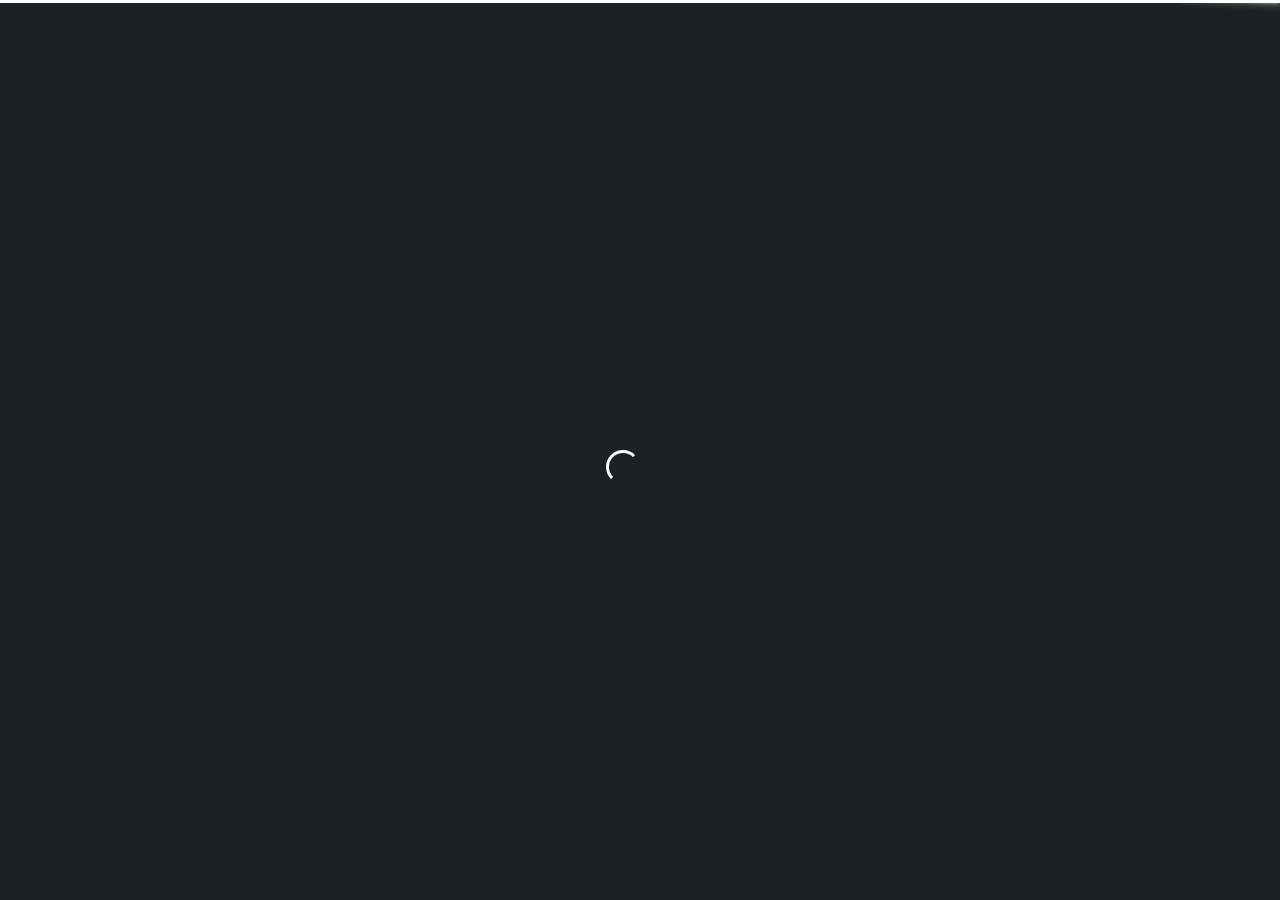
<file: authentication-forgot-password.html>
<!DOCTYPE html>
<html lang="en">

<head>
	<!-- Required meta tags -->
	<meta charset="utf-8">
	<meta name="viewport" content="width=device-width, initial-scale=1">
	<!--favicon-->
	<link rel="icon" href="assets/images/favicon-32x32.png" type="image/png" />
	<!-- loader-->
	<link href="assets/css/pace.min.css" rel="stylesheet" />
	<script src="assets/js/pace.min.js"></script>
	<!-- Bootstrap CSS -->
	<link href="assets/css/bootstrap.min.css" rel="stylesheet">
	<link href="https://fonts.googleapis.com/css2?family=Roboto:wght@400;500&display=swap" rel="stylesheet">
	<link href="assets/css/app.css" rel="stylesheet">
	<link href="assets/css/icons.css" rel="stylesheet">
	<title>Dashtreme - Multipurpose Bootstrap5 Admin Template</title>
</head>

<body class="bg-theme bg-theme1">
	<!-- wrapper -->
	<div class="wrapper">
		<div class="authentication-forgot d-flex align-items-center justify-content-center">
			<div class="card forgot-box">
				<div class="card-body">
					<div class="p-4 rounded  border">
						<div class="text-center">
							<img src="assets/images/icons/forgot-2.png" width="120" alt="" />
						</div>
						<h4 class="mt-5 font-weight-bold">Forgot Password?</h4>
						<p class="">Enter your registered email ID to reset the password</p>
						<div class="my-4">
							<label class="form-label">Email id</label>
							<input type="text" class="form-control form-control-lg" placeholder="example@user.com" />
						</div>
						<div class="d-grid gap-2">
							<button type="button" class="btn btn-light btn-lg">Send</button> <a href="authentication-signin.html" class="btn btn-light btn-lg"><i class='bx bx-arrow-back me-1'></i>Back to Login</a>
						</div>
					</div>
				</div>
			</div>
		</div>
	</div>
	<!-- end wrapper -->
	<!--start switcher-->
	<div class="switcher-wrapper">
		<div class="switcher-btn"> <i class='bx bx-cog bx-spin'></i>
		</div>
		<div class="switcher-body">
			<div class="d-flex align-items-center">
				<h5 class="mb-0 text-uppercase">Theme Customizer</h5>
				<button type="button" class="btn-close ms-auto close-switcher" aria-label="Close"></button>
			</div>
			<hr/>
			<p class="mb-0">Gaussian Texture</p>
			<hr>
			<ul class="switcher">
				<li id="theme1"></li>
				<li id="theme2"></li>
				<li id="theme3"></li>
				<li id="theme4"></li>
				<li id="theme5"></li>
				<li id="theme6"></li>
			</ul>
			<hr>
			<p class="mb-0">Gradient Background</p>
			<hr>
			<ul class="switcher">
				<li id="theme7"></li>
				<li id="theme8"></li>
				<li id="theme9"></li>
				<li id="theme10"></li>
				<li id="theme11"></li>
				<li id="theme12"></li>
				<li id="theme13"></li>
				<li id="theme14"></li>
				<li id="theme15"></li>
			  </ul>
		</div>
	</div>
	<!--end switcher-->


<!--plugins-->
<script src="assets/js/jquery.min.js"></script>

<script>
	$(".switcher-btn").on("click", function() {
	$(".switcher-wrapper").toggleClass("switcher-toggled")
	}), $(".close-switcher").on("click", function() {
		$(".switcher-wrapper").removeClass("switcher-toggled")
	}),


	$('#theme1').click(theme1);
	$('#theme2').click(theme2);
	$('#theme3').click(theme3);
	$('#theme4').click(theme4);
	$('#theme5').click(theme5);
	$('#theme6').click(theme6);
	$('#theme7').click(theme7);
	$('#theme8').click(theme8);
	$('#theme9').click(theme9);
	$('#theme10').click(theme10);
	$('#theme11').click(theme11);
	$('#theme12').click(theme12);
	$('#theme13').click(theme13);
	$('#theme14').click(theme14);
	$('#theme15').click(theme15);


	function theme1() {
	  $('body').attr('class', 'bg-theme bg-theme1');
	}

	function theme2() {
	  $('body').attr('class', 'bg-theme bg-theme2');
	}

	function theme3() {
	  $('body').attr('class', 'bg-theme bg-theme3');
	}

	function theme4() {
	  $('body').attr('class', 'bg-theme bg-theme4');
	}

	function theme5() {
	  $('body').attr('class', 'bg-theme bg-theme5');
	}

	function theme6() {
	  $('body').attr('class', 'bg-theme bg-theme6');
	}

	function theme7() {
	  $('body').attr('class', 'bg-theme bg-theme7');
	}

	function theme8() {
	  $('body').attr('class', 'bg-theme bg-theme8');
	}

	function theme9() {
	  $('body').attr('class', 'bg-theme bg-theme9');
	}

	function theme10() {
	  $('body').attr('class', 'bg-theme bg-theme10');
	}

	function theme11() {
	  $('body').attr('class', 'bg-theme bg-theme11');
	}

	function theme12() {
	  $('body').attr('class', 'bg-theme bg-theme12');
	}

	function theme13() {
	  $('body').attr('class', 'bg-theme bg-theme13');
	}

	function theme14() {
	  $('body').attr('class', 'bg-theme bg-theme14');
	}

	function theme15() {
	  $('body').attr('class', 'bg-theme bg-theme15');
	}
	</script>


</body>

</html>
</file>
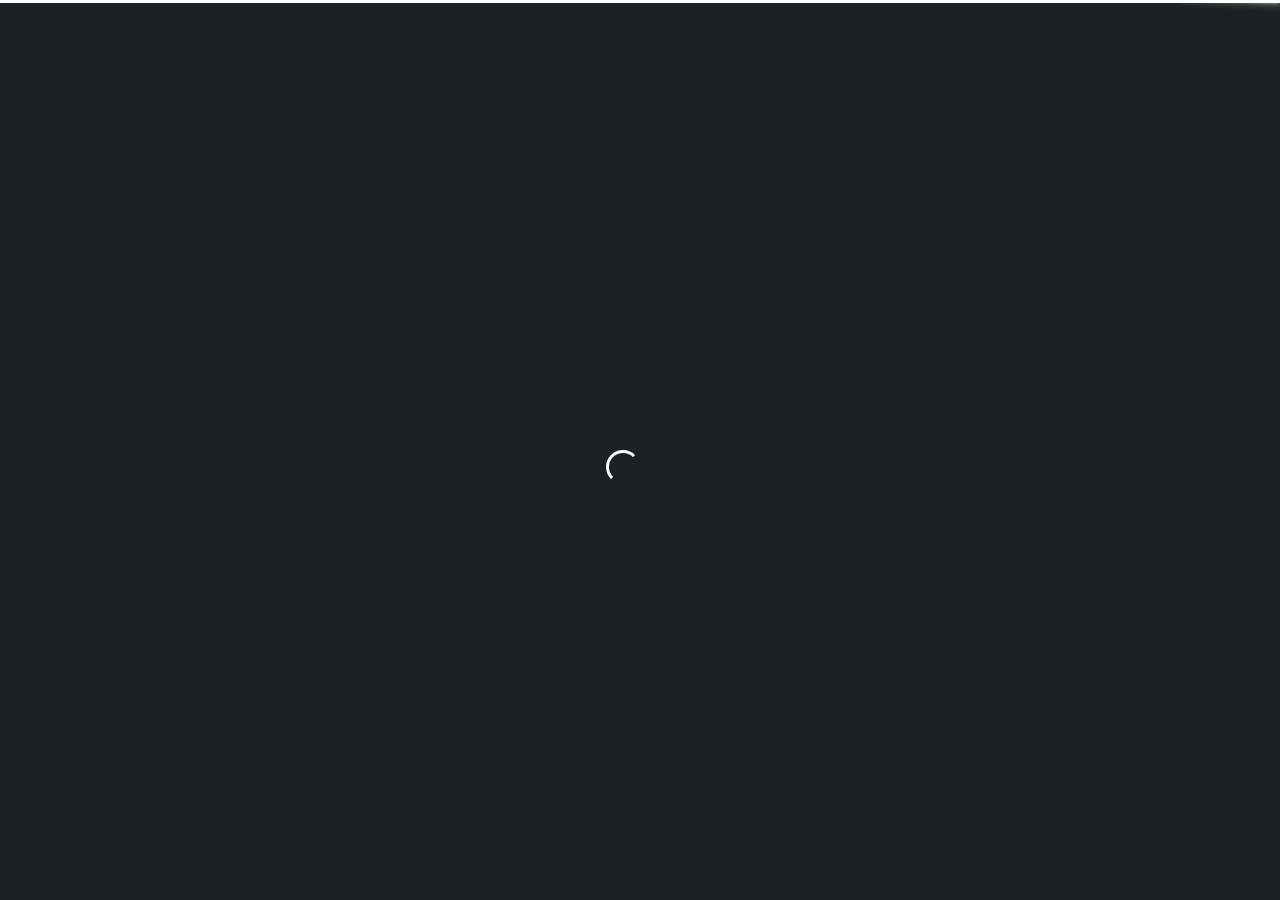
<file: authentication-lock-screen.html>
<!DOCTYPE html>
<html lang="en">

<head>
	<!-- Required meta tags -->
	<meta charset="utf-8">
	<meta name="viewport" content="width=device-width, initial-scale=1">
	<!--favicon-->
	<link rel="icon" href="assets/images/favicon-32x32.png" type="image/png" />
	<!-- loader-->
	<link href="assets/css/pace.min.css" rel="stylesheet" />
	<script src="assets/js/pace.min.js"></script>
	<!-- Bootstrap CSS -->
	<link href="assets/css/bootstrap.min.css" rel="stylesheet">
	<link href="https://fonts.googleapis.com/css2?family=Roboto:wght@400;500&display=swap" rel="stylesheet">
	<link href="assets/css/app.css" rel="stylesheet">
	<link href="assets/css/icons.css" rel="stylesheet">
	<title>Dashtreme - Multipurpose Bootstrap5 Admin Template</title>
</head>

<body class="bg-theme bg-theme1">
	<!-- wrapper -->
	<div class="wrapper">
		<div class="authentication-lock-screen d-flex align-items-center justify-content-center">
			<div class="card shadow-none bg-transparent">
				<div class="card-body p-md-5 text-center">
					<h2 class="text-white">10:53 AM</h2>
					<h5 class="text-white">Tuesday, January 14, 2021</h5>
					<div class="">
						<img src="assets/images/icons/user.png" class="mt-5" width="120" alt="" />
					</div>
					<p class="mt-2 text-white">Administrator</p>
					<div class="mb-3 mt-3">
						<input type="password" class="form-control" placeholder="Password" />
					</div>
					<div class="d-grid">
						<button type="button" class="btn btn-light">Login</button>
					</div>
				</div>
			</div>
		</div>
	</div>
	<!-- end wrapper -->

<!--start switcher-->
<div class="switcher-wrapper">
	<div class="switcher-btn"> <i class='bx bx-cog bx-spin'></i>
	</div>
	<div class="switcher-body">
		<div class="d-flex align-items-center">
			<h5 class="mb-0 text-uppercase">Theme Customizer</h5>
			<button type="button" class="btn-close ms-auto close-switcher" aria-label="Close"></button>
		</div>
		<hr/>
		<p class="mb-0">Gaussian Texture</p>
		<hr>
		<ul class="switcher">
			<li id="theme1"></li>
			<li id="theme2"></li>
			<li id="theme3"></li>
			<li id="theme4"></li>
			<li id="theme5"></li>
			<li id="theme6"></li>
		</ul>
		<hr>
		<p class="mb-0">Gradient Background</p>
		<hr>
		<ul class="switcher">
			<li id="theme7"></li>
			<li id="theme8"></li>
			<li id="theme9"></li>
			<li id="theme10"></li>
			<li id="theme11"></li>
			<li id="theme12"></li>
			<li id="theme13"></li>
			<li id="theme14"></li>
			<li id="theme15"></li>
		  </ul>
	</div>
</div>
<!--end switcher-->


<!--plugins-->
<script src="assets/js/jquery.min.js"></script>

<script>
	$(".switcher-btn").on("click", function() {
	$(".switcher-wrapper").toggleClass("switcher-toggled")
	}), $(".close-switcher").on("click", function() {
		$(".switcher-wrapper").removeClass("switcher-toggled")
	}),


	$('#theme1').click(theme1);
	$('#theme2').click(theme2);
	$('#theme3').click(theme3);
	$('#theme4').click(theme4);
	$('#theme5').click(theme5);
	$('#theme6').click(theme6);
	$('#theme7').click(theme7);
	$('#theme8').click(theme8);
	$('#theme9').click(theme9);
	$('#theme10').click(theme10);
	$('#theme11').click(theme11);
	$('#theme12').click(theme12);
	$('#theme13').click(theme13);
	$('#theme14').click(theme14);
	$('#theme15').click(theme15);


	function theme1() {
	  $('body').attr('class', 'bg-theme bg-theme1');
	}

	function theme2() {
	  $('body').attr('class', 'bg-theme bg-theme2');
	}

	function theme3() {
	  $('body').attr('class', 'bg-theme bg-theme3');
	}

	function theme4() {
	  $('body').attr('class', 'bg-theme bg-theme4');
	}

	function theme5() {
	  $('body').attr('class', 'bg-theme bg-theme5');
	}

	function theme6() {
	  $('body').attr('class', 'bg-theme bg-theme6');
	}

	function theme7() {
	  $('body').attr('class', 'bg-theme bg-theme7');
	}

	function theme8() {
	  $('body').attr('class', 'bg-theme bg-theme8');
	}

	function theme9() {
	  $('body').attr('class', 'bg-theme bg-theme9');
	}

	function theme10() {
	  $('body').attr('class', 'bg-theme bg-theme10');
	}

	function theme11() {
	  $('body').attr('class', 'bg-theme bg-theme11');
	}

	function theme12() {
	  $('body').attr('class', 'bg-theme bg-theme12');
	}

	function theme13() {
	  $('body').attr('class', 'bg-theme bg-theme13');
	}

	function theme14() {
	  $('body').attr('class', 'bg-theme bg-theme14');
	}

	function theme15() {
	  $('body').attr('class', 'bg-theme bg-theme15');
	}
	</script>

</body>

</html>
</file>
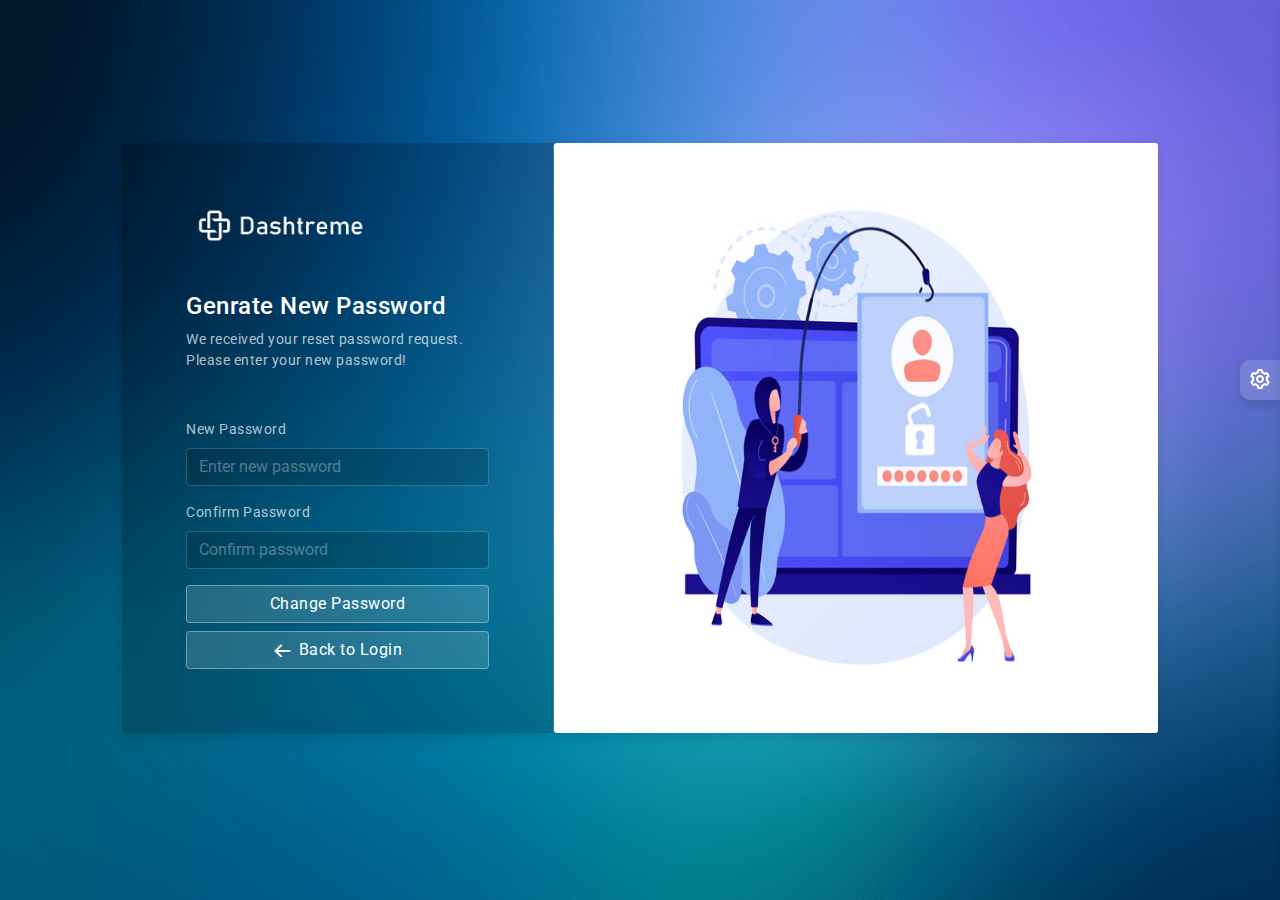
<file: authentication-reset-password.html>
<!DOCTYPE html>
<html lang="en">

<head>
	<!-- Required meta tags -->
	<meta charset="utf-8">
	<meta name="viewport" content="width=device-width, initial-scale=1">
	<!--favicon-->
	<link rel="icon" href="assets/images/favicon-32x32.png" type="image/png" />
	<!-- loader-->
	<link href="assets/css/pace.min.css" rel="stylesheet" />
	<script src="assets/js/pace.min.js"></script>
	<!-- Bootstrap CSS -->
	<link href="assets/css/bootstrap.min.css" rel="stylesheet">
	<link href="https://fonts.googleapis.com/css2?family=Roboto:wght@400;500&display=swap" rel="stylesheet">
	<link href="assets/css/app.css" rel="stylesheet">
	<link href="assets/css/icons.css" rel="stylesheet">
	<title>Dashtreme - Multipurpose Bootstrap5 Admin Template</title>
</head>

<body class="bg-theme bg-theme1">
	<!-- wrapper -->
	<div class="wrapper">
		<div class="authentication-reset-password d-flex align-items-center justify-content-center">
			<div class="row">
				<div class="col-12 col-lg-10 mx-auto">
					<div class="card">
						<div class="row g-0">
							<div class="col-lg-5 border-end">
								<div class="card-body">
									<div class="p-5">
										<div class="text-start">
											<img src="assets/images/logo-img.png" width="180" alt="">
										</div>
										<h4 class="mt-5 font-weight-bold">Genrate New Password</h4>
										<p class="">We received your reset password request. Please enter your new password!</p>
										<div class="mb-3 mt-5">
											<label class="form-label">New Password</label>
											<input type="text" class="form-control" placeholder="Enter new password" />
										</div>
										<div class="mb-3">
											<label class="form-label">Confirm Password</label>
											<input type="text" class="form-control" placeholder="Confirm password" />
										</div>
										<div class="d-grid gap-2">
											<button type="button" class="btn btn-light">Change Password</button> <a href="authentication-login.html" class="btn btn-light"><i class='bx bx-arrow-back mr-1'></i>Back to Login</a>
										</div>
									</div>
								</div>
							</div>
							<div class="col-lg-7">
								<img src="assets/images/login-images/forgot-password-frent-img.jpg" class="card-img login-img h-100" alt="...">
							</div>
						</div>
					</div>
				</div>
			</div>
		</div>
	</div>
	<!-- end wrapper -->
	<!--start switcher-->
	<div class="switcher-wrapper">
		<div class="switcher-btn"> <i class='bx bx-cog bx-spin'></i>
		</div>
		<div class="switcher-body">
			<div class="d-flex align-items-center">
				<h5 class="mb-0 text-uppercase">Theme Customizer</h5>
				<button type="button" class="btn-close ms-auto close-switcher" aria-label="Close"></button>
			</div>
			<hr/>
			<p class="mb-0">Gaussian Texture</p>
			<hr>
			<ul class="switcher">
				<li id="theme1"></li>
				<li id="theme2"></li>
				<li id="theme3"></li>
				<li id="theme4"></li>
				<li id="theme5"></li>
				<li id="theme6"></li>
			</ul>
			<hr>
			<p class="mb-0">Gradient Background</p>
			<hr>
			<ul class="switcher">
				<li id="theme7"></li>
				<li id="theme8"></li>
				<li id="theme9"></li>
				<li id="theme10"></li>
				<li id="theme11"></li>
				<li id="theme12"></li>
				<li id="theme13"></li>
				<li id="theme14"></li>
				<li id="theme15"></li>
			  </ul>
		</div>
	</div>
	<!--end switcher-->


<!--plugins-->
<script src="assets/js/jquery.min.js"></script>

<script>
	$(".switcher-btn").on("click", function() {
	$(".switcher-wrapper").toggleClass("switcher-toggled")
	}), $(".close-switcher").on("click", function() {
		$(".switcher-wrapper").removeClass("switcher-toggled")
	}),


	$('#theme1').click(theme1);
	$('#theme2').click(theme2);
	$('#theme3').click(theme3);
	$('#theme4').click(theme4);
	$('#theme5').click(theme5);
	$('#theme6').click(theme6);
	$('#theme7').click(theme7);
	$('#theme8').click(theme8);
	$('#theme9').click(theme9);
	$('#theme10').click(theme10);
	$('#theme11').click(theme11);
	$('#theme12').click(theme12);
	$('#theme13').click(theme13);
	$('#theme14').click(theme14);
	$('#theme15').click(theme15);


	function theme1() {
	  $('body').attr('class', 'bg-theme bg-theme1');
	}

	function theme2() {
	  $('body').attr('class', 'bg-theme bg-theme2');
	}

	function theme3() {
	  $('body').attr('class', 'bg-theme bg-theme3');
	}

	function theme4() {
	  $('body').attr('class', 'bg-theme bg-theme4');
	}

	function theme5() {
	  $('body').attr('class', 'bg-theme bg-theme5');
	}

	function theme6() {
	  $('body').attr('class', 'bg-theme bg-theme6');
	}

	function theme7() {
	  $('body').attr('class', 'bg-theme bg-theme7');
	}

	function theme8() {
	  $('body').attr('class', 'bg-theme bg-theme8');
	}

	function theme9() {
	  $('body').attr('class', 'bg-theme bg-theme9');
	}

	function theme10() {
	  $('body').attr('class', 'bg-theme bg-theme10');
	}

	function theme11() {
	  $('body').attr('class', 'bg-theme bg-theme11');
	}

	function theme12() {
	  $('body').attr('class', 'bg-theme bg-theme12');
	}

	function theme13() {
	  $('body').attr('class', 'bg-theme bg-theme13');
	}

	function theme14() {
	  $('body').attr('class', 'bg-theme bg-theme14');
	}

	function theme15() {
	  $('body').attr('class', 'bg-theme bg-theme15');
	}
	</script>
</body>

</html>
</file>
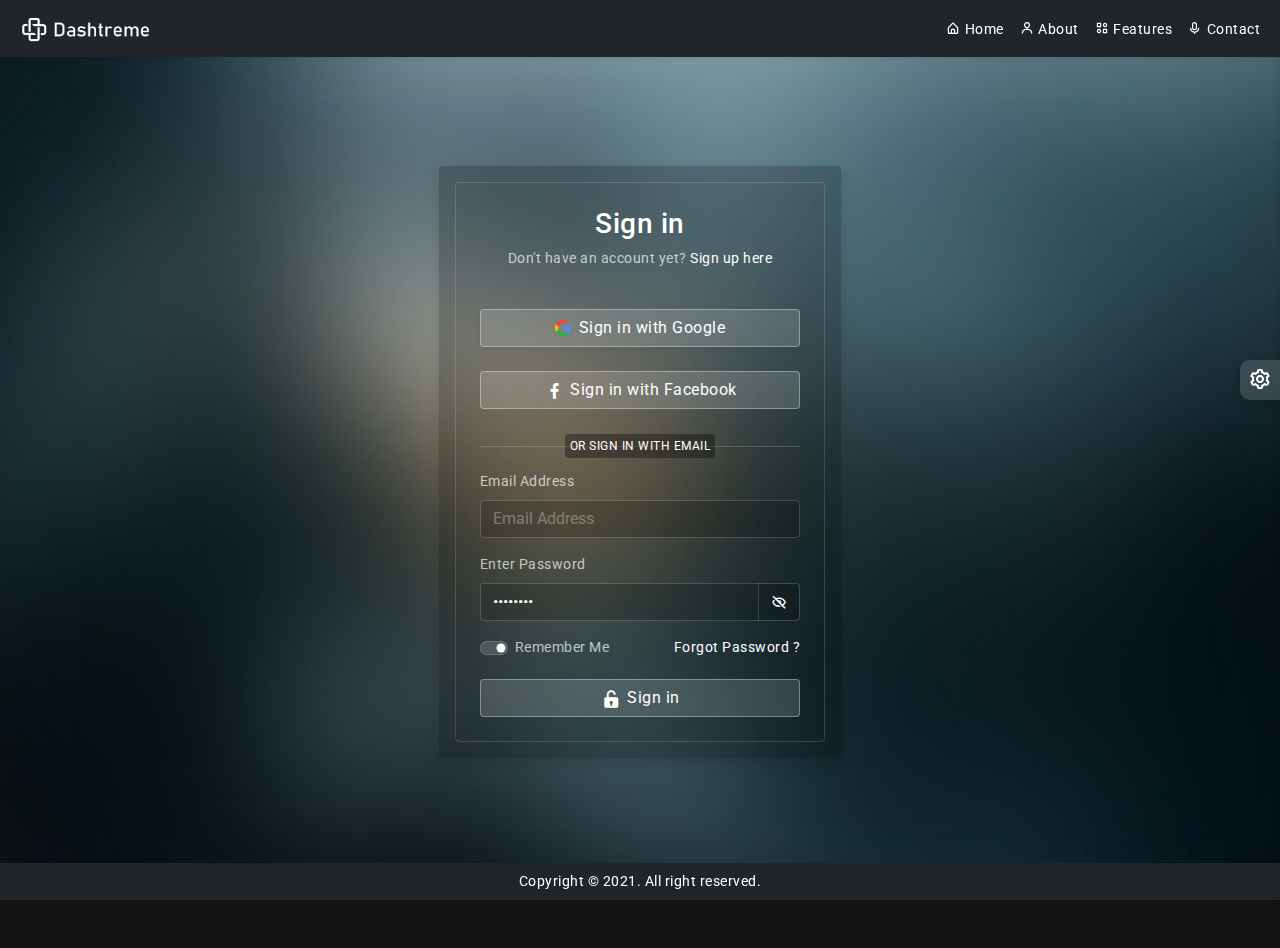
<file: authentication-signin-with-header-footer.html>
<!doctype html>
<html lang="en">

<head>
	<!-- Required meta tags -->
	<meta charset="utf-8">
	<meta name="viewport" content="width=device-width, initial-scale=1">
	<!--favicon-->
	<link rel="icon" href="assets/images/favicon-32x32.png" type="image/png" />
	<!--plugins-->
	<link href="assets/plugins/simplebar/css/simplebar.css" rel="stylesheet" />
	<link href="assets/plugins/perfect-scrollbar/css/perfect-scrollbar.css" rel="stylesheet" />
	<link href="assets/plugins/metismenu/css/metisMenu.min.css" rel="stylesheet" />
	<!-- loader-->
	<link href="assets/css/pace.min.css" rel="stylesheet" />
	<script src="assets/js/pace.min.js"></script>
	<!-- Bootstrap CSS -->
	<link href="assets/css/bootstrap.min.css" rel="stylesheet">
	<link href="https://fonts.googleapis.com/css2?family=Roboto:wght@400;500&display=swap" rel="stylesheet">
	<link href="assets/css/app.css" rel="stylesheet">
	<link href="assets/css/icons.css" rel="stylesheet">
	<title>Dashtreme - Multipurpose Bootstrap5 Admin Template</title>
</head>

<body class="bg-theme bg-theme2">
	<!--wrapper-->
	<div class="wrapper">
		<header class="login-header shadow">
			<nav class="navbar navbar-expand-lg navbar-light bg-dark rounded fixed-top rounded-0 shadow-sm">
				<div class="container-fluid">
					<a class="navbar-brand" href="#">
						<img src="assets/images/logo-img.png" width="140" alt="" />
					</a>
					<button class="navbar-toggler" type="button" data-bs-toggle="collapse" data-bs-target="#navbarSupportedContent1" aria-controls="navbarSupportedContent1" aria-expanded="false" aria-label="Toggle navigation"> <span class="navbar-toggler-icon"></span>
					</button>
					<div class="collapse navbar-collapse" id="navbarSupportedContent1">
						<ul class="navbar-nav ms-auto mb-2 mb-lg-0">
							<li class="nav-item"> <a class="nav-link text-white" aria-current="page" href="#"><i class='bx bx-home-alt me-1'></i>Home</a>
							</li>
							<li class="nav-item"> <a class="nav-link text-white" href="#"><i class='bx bx-user me-1'></i>About</a>
							</li>
							<li class="nav-item"> <a class="nav-link text-white" href="#"><i class='bx bx-category-alt me-1'></i>Features</a>
							</li>
							<li class="nav-item"> <a class="nav-link text-white" href="#"><i class='bx bx-microphone me-1'></i>Contact</a>
							</li>
						</ul>
					</div>
				</div>
			</nav>
		</header>
		<div class="section-authentication-signin d-flex align-items-center justify-content-center my-5 my-lg-4">
			<div class="container-fluid">
				<div class="row row-cols-1 row-cols-lg-2 row-cols-xl-3">
					<div class="col mx-auto">
						<div class="card mt-5 mt-lg-0">
							<div class="card-body">
								<div class="border p-4 rounded">
									<div class="text-center">
										<h3 class="">Sign in</h3>
										<p>Don't have an account yet? <a href="authentication-signup-with-header-footer.html">Sign up here</a>
										</p>
									</div>
									<div class="d-grid">
										<a class="btn my-4 shadow-sm btn-light" href="javascript:;"> <span class="d-flex justify-content-center align-items-center">
                          <img class="me-2" src="assets/images/icons/search.svg" width="16" alt="Image Description">
                          <span>Sign in with Google</span>
											</span>
										</a> <a href="javascript:;" class="btn btn-light"><i class="bx bxl-facebook"></i>Sign in with Facebook</a>
									</div>
									<div class="login-separater text-center mb-4"> <span>OR SIGN IN WITH EMAIL</span>
										<hr/>
									</div>
									<div class="form-body">
										<form class="row g-3">
											<div class="col-12">
												<label for="inputEmailAddress" class="form-label">Email Address</label>
												<input type="email" class="form-control" id="inputEmailAddress" placeholder="Email Address">
											</div>
											<div class="col-12">
												<label for="inputChoosePassword" class="form-label">Enter Password</label>
												<div class="input-group" id="show_hide_password">
													<input type="password" class="form-control border-end-0" id="inputChoosePassword" value="12345678" placeholder="Enter Password"> <a href="javascript:;" class="input-group-text"><i class='bx bx-hide'></i></a>
												</div>
											</div>
											<div class="col-md-6">
												<div class="form-check form-switch">
													<input class="form-check-input" type="checkbox" id="flexSwitchCheckChecked" checked>
													<label class="form-check-label" for="flexSwitchCheckChecked">Remember Me</label>
												</div>
											</div>
											<div class="col-md-6 text-end">	<a href="authentication-forgot-password.html">Forgot Password ?</a>
											</div>
											<div class="col-12">
												<div class="d-grid">
													<button type="submit" class="btn btn-light"><i class="bx bxs-lock-open"></i>Sign in</button>
												</div>
											</div>
										</form>
									</div>
								</div>
							</div>
						</div>
					</div>
				</div>
				<!--end row-->
			</div>
		</div>
		<footer class="bg-dark shadow-sm p-2 text-center fixed-bottom">
			<p class="mb-0 text-white">Copyright © 2021. All right reserved.</p>
		</footer>
	</div>
	<!--end wrapper-->
	<!--start switcher-->
	<div class="switcher-wrapper">
		<div class="switcher-btn"> <i class='bx bx-cog bx-spin'></i>
		</div>
		<div class="switcher-body">
			<div class="d-flex align-items-center">
				<h5 class="mb-0 text-uppercase">Theme Customizer</h5>
				<button type="button" class="btn-close ms-auto close-switcher" aria-label="Close"></button>
			</div>
			<hr/>
			<p class="mb-0">Gaussian Texture</p>
			<hr>
			<ul class="switcher">
				<li id="theme1"></li>
				<li id="theme2"></li>
				<li id="theme3"></li>
				<li id="theme4"></li>
				<li id="theme5"></li>
				<li id="theme6"></li>
			</ul>
			<hr>
			<p class="mb-0">Gradient Background</p>
			<hr>
			<ul class="switcher">
				<li id="theme7"></li>
				<li id="theme8"></li>
				<li id="theme9"></li>
				<li id="theme10"></li>
				<li id="theme11"></li>
				<li id="theme12"></li>
				<li id="theme13"></li>
				<li id="theme14"></li>
				<li id="theme15"></li>
			  </ul>
		</div>
	</div>
	<!--end switcher-->
	<!-- Bootstrap JS -->
	<script src="assets/js/bootstrap.bundle.min.js"></script>
	<!--plugins-->
<script src="assets/js/jquery.min.js"></script>

<script>
	$(".switcher-btn").on("click", function() {
	$(".switcher-wrapper").toggleClass("switcher-toggled")
	}), $(".close-switcher").on("click", function() {
		$(".switcher-wrapper").removeClass("switcher-toggled")
	}),


	$('#theme1').click(theme1);
	$('#theme2').click(theme2);
	$('#theme3').click(theme3);
	$('#theme4').click(theme4);
	$('#theme5').click(theme5);
	$('#theme6').click(theme6);
	$('#theme7').click(theme7);
	$('#theme8').click(theme8);
	$('#theme9').click(theme9);
	$('#theme10').click(theme10);
	$('#theme11').click(theme11);
	$('#theme12').click(theme12);
	$('#theme13').click(theme13);
	$('#theme14').click(theme14);
	$('#theme15').click(theme15);


	function theme1() {
	  $('body').attr('class', 'bg-theme bg-theme1');
	}

	function theme2() {
	  $('body').attr('class', 'bg-theme bg-theme2');
	}

	function theme3() {
	  $('body').attr('class', 'bg-theme bg-theme3');
	}

	function theme4() {
	  $('body').attr('class', 'bg-theme bg-theme4');
	}

	function theme5() {
	  $('body').attr('class', 'bg-theme bg-theme5');
	}

	function theme6() {
	  $('body').attr('class', 'bg-theme bg-theme6');
	}

	function theme7() {
	  $('body').attr('class', 'bg-theme bg-theme7');
	}

	function theme8() {
	  $('body').attr('class', 'bg-theme bg-theme8');
	}

	function theme9() {
	  $('body').attr('class', 'bg-theme bg-theme9');
	}

	function theme10() {
	  $('body').attr('class', 'bg-theme bg-theme10');
	}

	function theme11() {
	  $('body').attr('class', 'bg-theme bg-theme11');
	}

	function theme12() {
	  $('body').attr('class', 'bg-theme bg-theme12');
	}

	function theme13() {
	  $('body').attr('class', 'bg-theme bg-theme13');
	}

	function theme14() {
	  $('body').attr('class', 'bg-theme bg-theme14');
	}

	function theme15() {
	  $('body').attr('class', 'bg-theme bg-theme15');
	}
	</script>
</body>

</html>
</file>
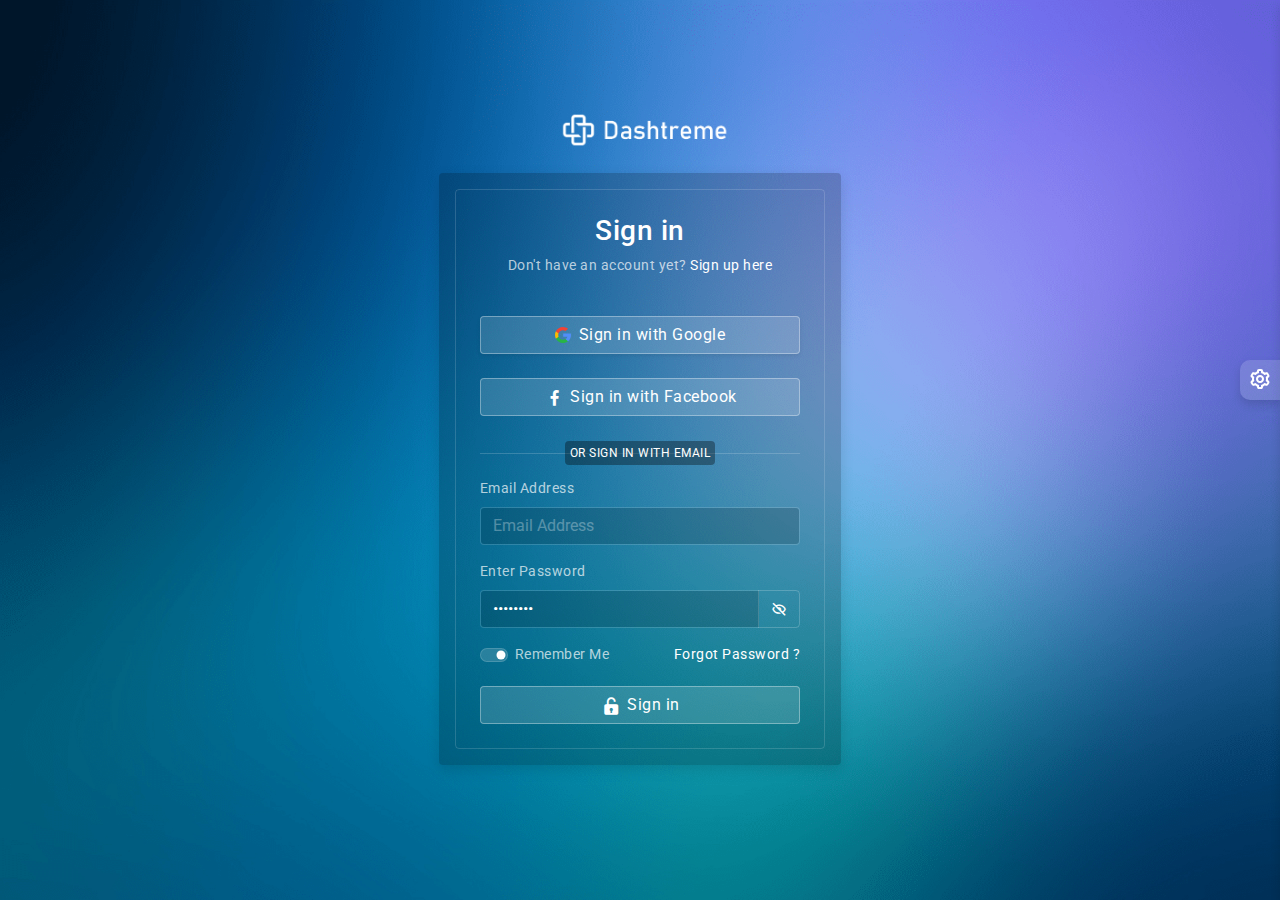
<file: authentication-signin.html>
<!doctype html>
<html lang="en">

	<head>
		<!-- Required meta tags -->
		<meta charset="utf-8">
		<meta name="viewport" content="width=device-width, initial-scale=1">
		<!--favicon-->
		<link rel="icon" href="assets/images/favicon-32x32.png" type="image/png" />
		<!-- loader-->
		<link href="assets/css/pace.min.css" rel="stylesheet" />
		<script src="assets/js/pace.min.js"></script>
		<!-- Bootstrap CSS -->
		<link href="assets/css/bootstrap.min.css" rel="stylesheet">
	<link href="https://fonts.googleapis.com/css2?family=Roboto:wght@400;500&display=swap" rel="stylesheet">
		<link href="assets/css/app.css" rel="stylesheet">
		<link href="assets/css/icons.css" rel="stylesheet">
		<title>Dashtreme - Multipurpose Bootstrap5 Admin Template</title>
	</head>

<body class="bg-theme bg-theme1">
	<!--wrapper-->
	<div class="wrapper">
		<div class="section-authentication-signin d-flex align-items-center justify-content-center my-5 my-lg-0">
			<div class="container-fluid">
				<div class="row row-cols-1 row-cols-lg-2 row-cols-xl-3">
					<div class="col mx-auto">
						<div class="mb-4 text-center">
							<img src="assets/images/logo-img.png" width="180" alt="" />
						</div>
						<div class="card">
							<div class="card-body">
								<div class="border p-4 rounded">
									<div class="text-center">
										<h3 class="">Sign in</h3>
										<p>Don't have an account yet? <a href="authentication-signup.html">Sign up here</a>
										</p>
									</div>
									<div class="d-grid">
										<a class="btn my-4 shadow-sm btn-light" href="javascript:;"> <span class="d-flex justify-content-center align-items-center">
                          <img class="me-2" src="assets/images/icons/search.svg" width="16" alt="Image Description">
                          <span>Sign in with Google</span>
											</span>
										</a> <a href="javascript:;" class="btn btn-light"><i class="bx bxl-facebook"></i>Sign in with Facebook</a>
									</div>
									<div class="login-separater text-center mb-4"> <span>OR SIGN IN WITH EMAIL</span>
										<hr/>
									</div>
									<div class="form-body">
										<form class="row g-3">
											<div class="col-12">
												<label for="inputEmailAddress" class="form-label">Email Address</label>
												<input type="email" class="form-control" id="inputEmailAddress" placeholder="Email Address">
											</div>
											<div class="col-12">
												<label for="inputChoosePassword" class="form-label">Enter Password</label>
												<div class="input-group" id="show_hide_password">
													<input type="password" class="form-control border-end-0" id="inputChoosePassword" value="12345678" placeholder="Enter Password"> <a href="javascript:;" class="input-group-text bg-transparent"><i class='bx bx-hide'></i></a>
												</div>
											</div>
											<div class="col-md-6">
												<div class="form-check form-switch">
													<input class="form-check-input" type="checkbox" id="flexSwitchCheckChecked" checked>
													<label class="form-check-label" for="flexSwitchCheckChecked">Remember Me</label>
												</div>
											</div>
											<div class="col-md-6 text-end">	<a href="authentication-forgot-password.html">Forgot Password ?</a>
											</div>
											<div class="col-12">
												<div class="d-grid">
													<button type="submit" class="btn btn-light"><i class="bx bxs-lock-open"></i>Sign in</button>
												</div>
											</div>
										</form>
									</div>
								</div>
							</div>
						</div>
					</div>
				</div>
				<!--end row-->
			</div>
		</div>
	</div>
	<!--end wrapper-->
	<!--start switcher-->
	<div class="switcher-wrapper">
		<div class="switcher-btn"> <i class='bx bx-cog bx-spin'></i>
		</div>
		<div class="switcher-body">
			<div class="d-flex align-items-center">
				<h5 class="mb-0 text-uppercase">Theme Customizer</h5>
				<button type="button" class="btn-close ms-auto close-switcher" aria-label="Close"></button>
			</div>
			<hr/>
			<p class="mb-0">Gaussian Texture</p>
			<hr>
			<ul class="switcher">
				<li id="theme1"></li>
				<li id="theme2"></li>
				<li id="theme3"></li>
				<li id="theme4"></li>
				<li id="theme5"></li>
				<li id="theme6"></li>
			</ul>
			<hr>
			<p class="mb-0">Gradient Background</p>
			<hr>
			<ul class="switcher">
				<li id="theme7"></li>
				<li id="theme8"></li>
				<li id="theme9"></li>
				<li id="theme10"></li>
				<li id="theme11"></li>
				<li id="theme12"></li>
				<li id="theme13"></li>
				<li id="theme14"></li>
				<li id="theme15"></li>
			  </ul>
		</div>
	</div>
	<!--end switcher-->


	<!--plugins-->
	<script src="assets/js/jquery.min.js"></script>

	<script>
	$(".switcher-btn").on("click", function() {
	$(".switcher-wrapper").toggleClass("switcher-toggled")
	}), $(".close-switcher").on("click", function() {
		$(".switcher-wrapper").removeClass("switcher-toggled")
	}),


	$('#theme1').click(theme1);
	$('#theme2').click(theme2);
	$('#theme3').click(theme3);
	$('#theme4').click(theme4);
	$('#theme5').click(theme5);
	$('#theme6').click(theme6);
	$('#theme7').click(theme7);
	$('#theme8').click(theme8);
	$('#theme9').click(theme9);
	$('#theme10').click(theme10);
	$('#theme11').click(theme11);
	$('#theme12').click(theme12);
	$('#theme13').click(theme13);
	$('#theme14').click(theme14);
	$('#theme15').click(theme15);


	function theme1() {
	  $('body').attr('class', 'bg-theme bg-theme1');
	}

	function theme2() {
	  $('body').attr('class', 'bg-theme bg-theme2');
	}

	function theme3() {
	  $('body').attr('class', 'bg-theme bg-theme3');
	}

	function theme4() {
	  $('body').attr('class', 'bg-theme bg-theme4');
	}

	function theme5() {
	  $('body').attr('class', 'bg-theme bg-theme5');
	}

	function theme6() {
	  $('body').attr('class', 'bg-theme bg-theme6');
	}

	function theme7() {
	  $('body').attr('class', 'bg-theme bg-theme7');
	}

	function theme8() {
	  $('body').attr('class', 'bg-theme bg-theme8');
	}

	function theme9() {
	  $('body').attr('class', 'bg-theme bg-theme9');
	}

	function theme10() {
	  $('body').attr('class', 'bg-theme bg-theme10');
	}

	function theme11() {
	  $('body').attr('class', 'bg-theme bg-theme11');
	}

	function theme12() {
	  $('body').attr('class', 'bg-theme bg-theme12');
	}

	function theme13() {
	  $('body').attr('class', 'bg-theme bg-theme13');
	}

	function theme14() {
	  $('body').attr('class', 'bg-theme bg-theme14');
	}

	function theme15() {
	  $('body').attr('class', 'bg-theme bg-theme15');
	}
	</script>
</body>

</html>
</file>
<file: assets/css/style.css>
.question {
    font-size:5rem  !important;
    font-family: "Leelawed", serif;
}

.partenaires {

    margin-right: 5%;
    width:15%;
}

.button-index{
    position:absolute;
    width:36%;
    background-color: rgba(92, 78, 78, 0.36) !important;
}

.button-index:hover{
    background-color: rgba(177, 177, 177, 0.36) !important;
}

.buttonChoiceNone {

    display:none;
}

.buttonChoiceBlock {

    display:block;
}

.displayNone {

    display:none;
}

.picture {

    width:72%;
    position:relative;
}

.partepict {

    display:flex;
    justify-content: end;
    
    z-index:0;
}
.blur {
    filter: blur(3px) grayscale(100%);
    position:absolute;
    transform:scale(1);
    transition: filter .1s ease-in-out, transform 450ms;
    width:72%;
    z-index: 1;

}
.blur:hover {
    filter:blur(0) grayscale(0);
    transform:scale(1.01);
    
}

.blur2 {
    filter: grayscale(100%);
    transition: .3s ease-in-out;
}
.blur2:hover {
    filter: grayscale(0);
}

.influ {
    width:100%;
}

.partenaires{

    font-family: Leelawed, serif;
    position:absolute;
    color:black;
    z-index:2;
    margin-left:-60%;
    margin-top:60%;
} 

.influenceurs{

    font-family: Leelawed, serif;
    position:absolute;
    color:black;
    z-index:2;
    margin-left:50%;
    margin-top:50%;
} 


@font-face {
    font-family: Leelawed;
    src: url(/assets/fonts/leelawad.ttf);
}
</file>
<file: assets/css/app.css>
/*
Template Name: Dashtreme Admin
Author: codervent
Email: codervent@gmail.com
File: app.css
*/

/*  
  - Google Font
  - General
  - Sidebar
  - Header
  - Metismenu
  - Extra CSS
  - Invoice Page
  - Chat box
  - Email box
  - Compose Mail
  - Navs and Tabs
  - Background Colors
  - Authentication
  - Buttons 
  - Pricing Table
  - Forms
  - Responsive
*/


body {

	font-size: 14px;

	letter-spacing: .5px;

	font-family: Roboto, sans-serif;

	overflow-x: hidden

}

a {

	text-decoration: none

}

.wrapper {

	width: 100%;

	position: relative

}

.sidebar-wrapper {

	width: 250px;

	height: calc(100% - 60px);

	position: fixed;

	top: 60px;

	bottom: 0;

	left: 0;

	background: rgb(0 0 0 / 20%);

	border-right: 1px solid rgb(255 255 255 / 15%);

	z-index: 11;

	box-shadow: 0 .3rem .8rem rgba(0, 0, 0, .12)!important;

	transition: all .2s ease-out

}

.sidebar-header {

	width: 250px;

	height: 60px;

	display: flex;

	align-items: center;

	position: fixed;

	top: 0;

	bottom: 0;

	padding: 0 15px;

	z-index: 5;

	background: rgb(255 255 255 / 12%);

    border-bottom: 1px solid rgb(255 255 255 / 12%);

    border-right: 1px solid rgb(255 255 255 / 12%);

}

.logo-icon {

	width: 30px

}

.logo-text {

	font-size: 22px;

	margin-left: 10px;

	margin-bottom: 0;

	letter-spacing: 1px;

	color: #ffffff

}

.toggle-icon {

	font-size: 22px;

	cursor: pointer;

	color: #ffffff

}

.topbar {

	position: fixed;

	top: 0;

	left: 250px;

	right: 0;

	height: 60px;

	background: rgb(0 0 0 / 20%);

	border-bottom: 1px solid rgb(255 255 255 / 15%);

	z-index: 10;

	box-shadow: 0 .125rem .25rem rgba(0, 0, 0, .075)!important

}

.topbar .navbar {

	width: 100%;

	height: 60px;

	padding-left: 30px;

	padding-right: 30px

}

.page-wrapper {

	height: 100%;

	margin-top: 60px;

	margin-bottom: 0px;

	margin-left: 250px

}

.page-content {

	padding: 1.5rem 1.5rem 0 1.5rem

}

.page-footer {

	background: rgb(0 0 0 / 20%);

	position: absolute;

	left: 250px;

	right: 0;

	text-align: center;

	padding: 7px;

	color: #fff;

	font-size: 14px;

	border-top: 1px solid rgb(255 255 255 / 15%);

	z-index: 3

}

.wrapper.toggled .topbar {

	left: 70px

}

.wrapper.toggled .page-wrapper {

	margin-left: 70px

}

.wrapper.toggled .page-footer {

	left: 70px

}

.sidebar-wrapper ul {

	padding: 0;

	margin: 0;

	list-style: none;

	background: 0 0

}

.sidebar-wrapper .metismenu {

	background: 0 0;

	display: -webkit-box;

	display: -ms-flexbox;

	display: flex;

	padding: 10px;

	margin-top: 0px;

	-webkit-box-orient: vertical;

	-webkit-box-direction: normal;

	-ms-flex-direction: column;

	flex-direction: column

}

.sidebar-wrapper .metismenu li+li {

	margin-top: 5px

}

.sidebar-wrapper .metismenu li:first-child {

	margin-top: 5px

}

.sidebar-wrapper .metismenu li:last-child {

	margin-bottom: 5px

}

.sidebar-wrapper .metismenu>li {

	display: -webkit-box;

	display: -ms-flexbox;

	display: flex;

	-webkit-box-orient: vertical;

	-webkit-box-direction: normal;

	-ms-flex-direction: column;

	flex-direction: column;

	position: relative

}

.sidebar-wrapper .metismenu a {

	position: relative;

	display: flex;

	align-items: center;

	justify-content: left;

	padding: 8px 15px;

	font-size: 15px;

	color: rgb(255 255 255 / 75%);

	outline-width: 0;

	text-overflow: ellipsis;

	overflow: hidden;

	letter-spacing: .5px;

	border: 1px solid #ffffff00;

	transition: all .3s ease-out

}

.sidebar-wrapper .metismenu a .parent-icon {

	font-size: 24px;

	line-height: 1

}

.sidebar-wrapper .metismenu a .menu-title {

	margin-left: 10px

}

.sidebar-wrapper .metismenu ul a {

	padding: 6px 15px 6px 15px;

	font-size: 15px;

	border: 0

}

.sidebar-wrapper .metismenu ul a i {

	margin-right: 10px

}

.sidebar-wrapper .metismenu ul {

	border: 1px solid rgb(255 255 255 / 12%);

	background: rgb(255 255 255 / 10%);

}

.sidebar-wrapper .metismenu ul ul a {

	padding: 8px 15px 8px 30px

}

.sidebar-wrapper .metismenu ul ul ul a {

	padding: 8px 15px 8px 45px

}

.sidebar-wrapper .metismenu .mm-active>a,

.sidebar-wrapper .metismenu a:active,

.sidebar-wrapper .metismenu a:focus,

.sidebar-wrapper .metismenu a:hover {

	color: #ffffff;

	text-decoration: none;

	background: rgb(255 255 255 / 15%);

}

.menu-label {

	padding: 20px 15px 5px 5px;

	color: rgb(255 255 255 / 50%);

	text-transform: uppercase;

	font-size: 12px;

	letter-spacing: .5px

}

.metismenu .has-arrow:after {

	position: absolute;

	content: "";

	width: .5em;

	height: .5em;

	border-style: solid;

	border-width: 1.2px 0 0 1.2px;

	border-color: initial;

	right: 15px;

	transform: rotate(-45deg) translateY(-50%);

	transform-origin: top;

	top: 50%;

	transition: all .3s ease-out

}

@media screen and (min-width: 1025px) {

	.wrapper.toggled.sidebar-hovered .sidebar-wrapper {

		background-color: #171717;

	}

	.wrapper.toggled.sidebar-hovered .sidebar-header {

		background-color: #171717;

		border-bottom: 1px solid rgba(255, 255, 255, 0.12);

	}

	.wrapper.toggled:not(.sidebar-hovered) .sidebar-wrapper .sidebar-header .logo-text {

		display: none

	}

	.wrapper.toggled:not(.sidebar-hovered) .sidebar-wrapper {

		width: 70px

	}

	.wrapper.toggled:not(.sidebar-hovered) .sidebar-wrapper .sidebar-header {

		width: 70px

	}

	.wrapper.toggled:not(.sidebar-hovered) .sidebar-wrapper .sidebar-header .toggle-icon {

		display: none

	}

	.wrapper.toggled:not(.sidebar-hovered) .sidebar-wrapper .sidebar-header {

		justify-content: center

	}

	.wrapper.toggled:not(.sidebar-hovered) .sidebar-wrapper .sidebar-header {

		width: 70px

	}

	.wrapper.toggled:not(.sidebar-hovered) .sidebar-wrapper .metismenu a {

		justify-content: center

	}

	.wrapper.toggled:not(.sidebar-hovered) .sidebar-wrapper .metismenu .menu-title {

		display: none

	}

	.wrapper.toggled:not(.sidebar-hovered) .sidebar-wrapper .metismenu li ul {

		display: none

	}

	.wrapper.toggled:not(.sidebar-hovered) .sidebar-wrapper .metismenu li.menu-label {

		display: none

	}

	.wrapper.toggled:not(.sidebar-hovered) .sidebar-wrapper .metismenu .has-arrow:after {

		display: none

	}

	.email-toggle-btn {

		display: none!important

	}

	.chat-toggle-btn {

		display: none!important

	}

}

.product-show {

	font-size: 18px;

	left: 15px

}

.product-discount {

	width: 2.5rem;

	height: 2.5rem;

	font-size: 14px;

	background-color: rgb(255 255 255 / 15%);

	color: #fff;

	display: flex;

	align-items: center;

	justify-content: center;

	border-radius: 50%

}

.color-indigator-item {

	width: 1.2rem;

	height: 1.2rem;

	background-color: #e6e0e0;

	border-radius: 50%;

	cursor: pointer

}

.product-grid .card {

	-webkit-transition: all .2s;

	-o-transition: all .2s;

	transition: all .2s

}

@media (min-width: 992px) {

	.product-grid .card:hover {

		margin-top: -.25rem;

		margin-bottom: .25rem;

		-webkit-box-shadow: 0 .5rem 1rem 0 rgba(0, 0, 0, .3);

		box-shadow: 0 .5rem 1rem 0 rgba(0, 0, 0, .3)

	}

}

.back-to-top {

	display: none;

	width: 40px;

	height: 40px;

	line-height: 40px;

	text-align: center;

	font-size: 26px;

	color: #fff;

	position: fixed;

	border-radius: 10px;

	bottom: 20px;

	right: 12px;

	background-color: rgb(255 255 255 / 25%);

	z-index: 5

}

.back-to-top:hover {

	color: #fff;

	background-color: #000;

	transition: all .5s

}

.breadcrumb-title {

	font-size: 20px;

	border-right: 1.5px solid rgb(255 255 255 / 34%);

}

.page-breadcrumb .breadcrumb li.breadcrumb-item {

	font-size: 16px

}

.page-breadcrumb .breadcrumb-item+.breadcrumb-item::before {

	display: inline-block;

	padding-right: .5rem;

	color: #ffffff;

	font-family: LineIcons;

	content: "\ea5c"

}


/* extra css */

.icon-badge {

	width: 45px;

	height: 45px;

	background: #f2f2f2;

	display: flex;

	align-items: center;

	justify-content: center;

	border-radius: 50%

}

.widgets-icons {

	width: 50px;

	height: 50px;

	display: flex;

	align-items: center;

	justify-content: center;

	color: #fff;

	background-color: rgb(255 255 255 / 15%);

	font-size: 26px;

	border-radius: 10px

}

#geographic-map {

	width: 100%;

	height: 440px

}

#geographic-map-2 {

	width: 100%;

	height: 330px

}

#geographic-map-3 {

	width: 100%;

	height: 350px

}

.product-img {

	width: 60px;

	height: 60px;

	background-color: rgb(255 255 255 / 0%);

	display: flex;

	align-items: center;

	justify-content: center;

	border-radius: 10px;

	border: 1px solid rgb(255 255 255 / 15%);

}

.product-img img {

	width: 60px;

	height: 60px;

	padding: 6px

}


.product-img-2 {

	width: 45px;

	height: 45px;

	background-color: rgb(255 255 255 / 0%);

	display: flex;

	align-items: center;

	justify-content: center;

	border-radius: 10px;

	border: 1px solid rgb(255 255 255 / 15%);

}

.product-img-2 img {

	width: 45px;

	height: 45px;

	padding: 1px

}

.product-list {

	position: relative;

	height: 380px

}

.product-list-2 {

	position: relative;

	height: 450px

}

.dashboard-top-countries {

	position: relative;

	height: 360px

}

.customers-list {

	position: relative;

	height: 450px

}

.store-metrics {

    position: relative;

    height: 450px;

}

.product-list .row {

	background-color: rgb(255 255 255 / 12%);

	-webkit-transition: all .2s;

	-o-transition: all .2s;

	transition: all .2s

}

@media (min-width: 992px) {

	.product-list .row:hover {

		background-color: rgb(255 255 255 / 25%);

		margin-top: -.25rem;

		margin-bottom: .25rem;

		-webkit-box-shadow: 0 .5rem 1rem 0 rgba(0, 0, 0, .2);

		box-shadow: 0 .25rem .5rem 0 rgba(0, 0, 0, .2)

	}

}

.recent-product-img {

	width: 40px;

	height: 40px;

	background-color: rgb(255 255 255 / 15%);

	display: flex;

	align-items: center;

	justify-content: center;

	border-radius: 10px;

	border: 1px solid rgb(255 255 255 / 15%);

}

.recent-product-img img {

	width: 40px;

	height: 40px;

	padding: 6px

}

.theme-icons {

	background-color: rgb(0 0 0 / 15%);

}

.lead-table .table {

	border-collapse: separate;

	border-spacing: 0 10px

}

.fm-menu .list-group a {

	font-size: 16px;

	color: #fff;

	display: flex;

	align-items: center

}

.fm-menu .list-group a i {

	font-size: 23px

}

.fm-menu .list-group a:hover {

	background: #0d6efd;

	color: #fff;

	transition: all .2s ease-out

}

.fm-file-box {

	font-size: 25px;

	background: #e9ecef;

	width: 44px;

	height: 44px;

	display: flex;

	align-items: center;

	justify-content: center;

	border-radius: .25rem

}

.fm-icon-box {

	font-size: 32px;

	background: rgb(255 255 255 / 15%);

	color: #fff;

	width: 52px;

	height: 52px;

	display: flex;

	align-items: center;

	justify-content: center;

	border-radius: .25rem

}

.user-plus {

	width: 33px;

	height: 33px;

	margin-left: -14px;

	line-height: 33px;

	background: #fff;

	border-radius: 50%;

	text-align: center;

	font-size: 22px;

	cursor: pointer;

	border: 1px dotted #a9b2bb;

	color: #404142

}

.user-groups img {

	margin-left: -14px;

	border: 1px solid #e4e4e4;

	padding: 2px;

	cursor: pointer

}

.contacts-social a {

	font-size: 16px;

	width: 36px;

	height: 36px;

	line-height: 36px;

	background: #fff;

	border: 1px solid #eeecec;

	text-align: center;

	border-radius: 50%;

	color: #2b2a2a

}

.customers-contacts a {

	font-size: 16px;

	width: 34px;

	height: 34px;

	display: flex;

	align-items: center;

	justify-content: center;

	background: rgb(255 255 255 / 15%);

	border: 1px solid rgb(255 255 255 / 15%);

	text-align: center;

	border-radius: 50%;

	color: #ffffff;

}

.order-actions a {

	font-size: 18px;

	width: 34px;

	height: 34px;

	display: flex;

	align-items: center;

	justify-content: center;

	background: rgb(255 255 255 / 15%);

	border: 1px solid rgb(255 255 255 / 15%);

	text-align: center;

	border-radius: 20%;

	color: #ffffff

}

.customers-list .customers-list-item {

	-webkit-transition: all .2s;

	-o-transition: all .2s;

	transition: all .2s

}

@media (min-width: 992px) {

	.customers-list .customers-list-item:hover {

		background-color: rgb(255 255 255 / 15%);

		border-radius: 10px;

		margin-top: -.25rem;

		margin-bottom: .25rem;

		-webkit-box-shadow: 0 .5rem 1rem 0 rgba(0, 0, 0, .2);

		box-shadow: 0 .25rem .5rem 0 rgba(0, 0, 0, .2)

	}

}

.right-15 {

	right: 15px!important

}

.font-13 {

	font-size: 13px

}

.font-14 {

	font-size: 14px

}

.font-18 {

	font-size: 18px

}

.font-20 {

	font-size: 20px

}

.font-22 {

	font-size: 22px

}

.font-24 {

	font-size: 24px

}

.font-30 {

	font-size: 30px

}

.font-35 {

	font-size: 35px

}

.font-50 {

	font-size: 50px

}

.font-60 {

	font-size: 60px

}

.radius-30 {

	border-radius: 30px

}

.radius-10 {

	border-radius: 10px

}

.radius-15 {

	border-radius: 15px

}

.row.row-group>div {
    border-right: 1px solid rgba(255, 255, 255, 0.12);
}

.row.row-group>div:last-child {
    border-right: none;
}

.cursor-pointer {

	cursor: pointer

}

.dash-wrapper {
    margin: -1.5rem -1.5rem -5.5rem -1.5rem;
    padding: 1.5rem 1.5rem 6.5rem 1.5rem;
}

.dash-array-chart-box {
    width: 105px;
    height: 90px;
    position: relative;
    top: -15px;
    right: 30px;
}

.chart-container-1{
	position:relative;
	height:260px;
}

.chart-container-2{
	position:relative;
	height:210px;
}

.chart-container-3{
	position:relative;
	height:188px;
}

.chart-container-4{
	position:relative;
	height:162px;
}

.chart-container-5{
	position:relative;
	height:110px;
}

.chart-container-6{
	position:relative;
	height:205px;
}

.chart-container-7{
	position:relative;
	height:60px;
}
 .chart-container-8 {
   position: relative;
   height: 260px;
}
.chart-container-9 {
   position: relative;
   height: 280px;
}
.chart-container-10 {
   position: relative;
   height: 300px;
   top: 20px;
}
.chart-container-11 {
   position: relative;
   height: 280px;
}

.chart-container-12 {
   position: relative;
   height: 160px;
}
.chart-container-13 {
   position: relative;
   height: 240px;
}
.chart-container-14{
  position:relative;
  height:40px;
}

.w_chart {
	position: relative;
	display: inline-block;
	width: 65px !important;
	height: 65px !important;
	text-align: center;
  }
  
  .w_chart canvas {
	position: absolute;
	top: 0;
	left: 0;
	width: 65px !important;
	height: 65px !important;
  }
  .w_percent {
	display: inline-block;
	line-height: 65px !important;
	z-index: 2;
	color: #ffffff;
  }
  .w_percent:after {
	content: '%';
	margin-left: 0.1em;
	font-size: .8em;
	color: #ffffff;
  }



.chip {

	display: inline-block;

	height: 32px;

	padding: 0 12px;

	margin-right: 1rem;

	margin-bottom: 1rem;

	font-size: 14px;

	font-weight: 500;

	line-height: 32px;

	color: rgba(0, 0, 0, .7);

	cursor: pointer;

	background-color: #f1f1f1;

	border: 1px solid rgba(0, 0, 0, .15);

	border-radius: 16px;

	-webkit-transition: all .3s linear;

	transition: all .3s linear;

	box-shadow: none

}

.chip img {

	float: left;

	width: 32px;

	height: 32px;

	margin: 0 8px 0 -12px;

	border-radius: 50%

}

.chip .closebtn {

	padding-left: 10px;

	font-weight: 700;

	float: right;

	font-size: 16px;

	cursor: pointer

}

.chip.chip-md {

	height: 42px;

	line-height: 42px;

	border-radius: 21px

}

.chip.chip-md img {

	height: 42px;

	width: 42px

}

#invoice {

	padding: 0

}

.invoice {

	position: relative;

	background-color: rgb(255 255 255 / 12%);

	min-height: 680px;

	padding: 15px

}

.invoice header {

	padding: 10px 0;

	margin-bottom: 20px;

	border-bottom: 1px solid rgb(255 255 255 / 12%);

}

.invoice .company-details {

	text-align: right

}

.invoice .company-details .name {

	margin-top: 0;

	margin-bottom: 0

}

.invoice .contacts {

	margin-bottom: 20px

}

.invoice .invoice-to {

	text-align: left

}

.invoice .invoice-to .to {

	margin-top: 0;

	margin-bottom: 0

}

.invoice .invoice-details {

	text-align: right

}

.invoice .invoice-details .invoice-id {

	margin-top: 0;

	color: #ffffff

}

.invoice main {

	padding-bottom: 50px

}

.invoice main .thanks {

	margin-top: -100px;

	font-size: 2em;

	margin-bottom: 50px

}

.invoice main .notices {

	padding-left: 6px;

	border-left: 6px solid #ffffff;

	background: rgb(255 255 255 / 15%);

	padding: 10px;

	color: #fff;

}

.invoice main .notices .notice {

	font-size: 1.2em

}

.invoice table {

	width: 100%;

	border-collapse: collapse;

	border-spacing: 0;

	margin-bottom: 20px

}

.invoice table td,

.invoice table th {

	padding: 15px;

	background: rgb(0 0 0 / 15%);

	border-bottom: 1px solid rgb(255 255 255 / 15%);

}

.invoice table th {

	white-space: nowrap;

	font-weight: 400;

	font-size: 16px

}

.invoice table td h3 {

	margin: 0;

	font-weight: 400;

	color: #ffffff;

	font-size: 1.2em

}

.invoice table .qty,

.invoice table .total,

.invoice table .unit {

	text-align: right;

	font-size: 1.2em

}

.invoice table .no {

	color: #fff;

	font-size: 1.6em;

	background: rgb(255 255 255 / 15%);

}

.invoice table .unit {

	background: rgb(255 255 255 / 15%);

}

.invoice table .total {

	background: rgb(255 255 255 / 15%);

	color: #fff

}

.invoice table tbody tr:last-child td {

	border: none

}

.invoice table tfoot td {

	background: 0 0;

	border-bottom: none;

	white-space: nowrap;

	text-align: right;

	padding: 10px 20px;

	font-size: 1.2em;

	border-top: 1px solid #aaa

}

.invoice table tfoot tr:first-child td {

	border-top: none

}

.invoice table tfoot tr:last-child td {

	color: #ffffff;

	font-size: 1.4em;

	border-top: 1px solid rgb(255 255 255 / 15%);

}

.invoice table tfoot tr td:first-child {

	border: none

}

.invoice footer {

	width: 100%;

	text-align: center;

	color: #fff;

	border-top: 1px solid rgb(255 255 255 / 15%);

	padding: 8px 0

}

@media print {

	.invoice {

		font-size: 11px!important;

		overflow: hidden!important

	}

	.invoice footer {

		position: absolute;

		bottom: 10px;

		page-break-after: always

	}

	.invoice>div:last-child {

		page-break-before: always

	}

}

.main-row {

	height: 100vh

}

.main-col {

	max-width: 500px;

	min-height: 300px

}

.todo-done {

	text-decoration: line-through

}

/*Chat box*/

.chat-wrapper {

	width: auto;

	height: 600px;

	border-radius: 0.25rem;

	position: relative;

	background: rgb(0 0 0 / 14%);

	box-shadow: 0 0.1rem 0.7rem rgba(0, 0, 0, .10);

}

.chat-sidebar {

	width: 340px;

	height: 100%;

	position: absolute;

	background: rgb(0 0 0 / 14%);

	left: 0;

	top: 0;

	bottom: 0;

	z-index: 2;

	overflow: hidden;

	border-right: 1px solid rgb(255 255 255 / 15%);

	border-top-left-radius: 0.25rem;

	border-bottom-left-radius: 0.25rem;

}

.chat-sidebar-header {

	width: auto;

	height: auto;

	position: relative;

	background: rgb(255 255 255 / 0%);

	border-bottom: 1px solid rgb(255 255 255 / 13%);

	border-right: 0px solid rgba(0, 0, 0, .125);

	border-top-left-radius: 0.25rem;

	padding: 15px;

}

.chat-sidebar-content {

	padding: 0px;

}

.chat-user-online {

	position: relative;

}

.chat-sidebar-header .chat-user-online:before {

	content: '';

	position: absolute;

	bottom: 7px;

	left: 40px;

	width: 8px;

	height: 8px;

	border-radius: 50%;

	box-shadow: 0 0 0 2px #fff;

	background: #16e15e;

}

.chat-list .chat-user-online:before {

	content: '';

	position: absolute;

	bottom: 7px;

	left: 36px;

	width: 8px;

	height: 8px;

	border-radius: 50%;

	box-shadow: 0 0 0 2px #fff;

	background: #16e15e;

}

.chat-content {

	margin-left: 340px;

	padding: 15px 15px 15px 15px;

}

.chat-header {

	position: absolute;

	height: 70px;

	left: 340px;

	right: 0;

	top: 0;

	padding: 15px;

	background: rgb(0 0 0 / 0.14);

	border-bottom: 1px solid rgb(255 255 255 / 0.14);

	border-top-right-radius: 0.25rem;

	z-index: 1;

}

.chat-footer {

	position: absolute;

	height: 70px;

	left: 340px;

	right: 0;

	bottom: 0;

	padding: 15px;

	background: rgb(0 0 0 / 0.2);

	border-top: 1px solid rgb(255 255 255 / 0.14);

	border-bottom-right-radius: 0.25rem;

}

.chat-footer-menu a {

	display: inline-block;

	width: 40px;

	height: 40px;

	line-height: 40px;

	font-size: 18px;

	color: #ffffff;

	text-align: center;

	border-radius: 50%;

	margin: 3px;

	background-color: rgb(255 255 255 / 14%);

	border: 1px solid rgb(255 255 255 / 20%);

}

.chat-tab-menu li a.nav-link {

	padding: .3rem 0.2rem;

	line-height: 1.2;

	color: rgb(255 255 255 / 63%);

}

.chat-tab-menu .nav-pills .nav-link.active,

.chat-tab-menu .nav-pills .show>.nav-link {

	color: #ffffff;

	background-color: rgb(255 255 255 / 0%);

}

.chat-title {

	font-size: 16px;

	color: rgb(255 255 255);

}

.chat-msg {

	font-size: 14px;

	color: rgb(255 255 255 / 63%);

}

.chat-time {

	font-size: 13px;

	color: #fff;

}

.chat-list {

	position: relative;

	height: 300px;

}

.chat-list .list-group-item {

	border: 1px solid rgb(0 0 0 / 0%);

	background-color: transparent;

}

.chat-list .list-group-item:hover {

	border: 1px solid rgb(0 0 0 / 0%);

	background-color: rgb(255 255 255 / 15%);

}

.chat-list .list-group-item.active {

	background-color: rgb(255 255 255 / 15%);

}

.chart-online {

	color: #16e15e;

}

.chat-top-header-menu a {

	display: inline-block;

	width: 40px;

	height: 40px;

	line-height: 40px;

	font-size: 18px;

	color: #ffffff;

	text-align: center;

	border-radius: 50%;

	margin: 3px;

	background-color: rgb(255 255 255 / 14%);

	border: 1px solid rgb(255 255 255 / 20%);

}

.chat-content {

	position: relative;

	width: auto;

	height: 450px;

	top: 70px;

}

.chat-content-leftside .chat-left-msg {

	width: fit-content;

	background-color: rgb(0 0 0 / 21%);

	color: white;

	padding: 0.80rem;

	border-radius: 12px;

	max-width: 480px;

	text-align: left;

	border-top-left-radius: 0;

}

.chat-content-rightside .chat-right-msg {

	width: fit-content;

	background-color: rgb(255 255 255 / 22%);

	color: white;

	padding: 0.80rem;

	border-radius: 12px;

	float: right;

	max-width: 480px;

	text-align: left;

	border-bottom-right-radius: 0;

}

.chat-toggle-btn {

	width: 40px;

	height: 40px;

	line-height: 40px;

	margin-right: 15px;

	text-align: center;

	font-size: 24px;

	color: #ffffff;

	border-radius: 50%;

	cursor: pointer;

	background-color: rgb(255 255 255 / 21%);

	border: 1px solid rgb(255 255 255 / 23%);

}

/*Email box*/

.email-wrapper {

	width: auto;

	height: 600px;

	overflow: hidden;

	border-radius: 0.25rem;

	position: relative;

	background: rgb(0 0 0 / 14%);

	box-shadow: 0 0.1rem 0.7rem rgba(0, 0, 0, .10);

}

.email-sidebar {

	width: 250px;

	height: 100%;

	position: absolute;

	background: #fff0;

	left: 0;

	top: 0;

	bottom: 0;

	z-index: 2;

	overflow: hidden;

	border-right: 1px solid rgb(255 255 255 / 14%);

	border-top-left-radius: 0.25rem;

	border-bottom-left-radius: 0.25rem;

}

.email-sidebar-header {

	width: auto;

	height: auto;

	position: relative;

	background: #ffffff00;

	border-bottom: 1px solid rgb(255 255 255 / 13%);

	border-right: 0px solid rgb(0 0 0 / 18%);

	border-top-left-radius: 0.25rem;

	padding: 15px;

}

.email-navigation {

	position: relative;

	padding: 0px;

	height: 330px;

	border-bottom: 1px solid rgb(255 255 255 / 13%);

}

.email-header {

	position: absolute;

	height: 70px;

	left: 250px;

	right: 0;

	top: 0;

	padding: 15px;

	background: rgb(0 0 0 / 14%);

	border-bottom: 1px solid rgb(255 255 255 / 14%);

	border-top-right-radius: 0.25rem;

	z-index: 1;

}

.email-content {

	position: absolute;

	left: 0;

	right: 0;

	width: auto;

	top: 70px;

	height: auto;

	margin-left: 250px;

	padding: 0;

	background: rgb(0 0 0 / 0%);

	border-top-left-radius: 0.25rem;

	border-top-right-radius: 0.25rem;

}

.email-navigation a.list-group-item {

	color: #e4e8ec;

	padding: .35rem 1.25rem;

	background-color: #ffffff00;

	border-bottom: 1px solid rgb(0 0 0 / 0%);

	transition: all .3s ease-out;

}

.email-navigation a.list-group-item:hover {

	color: #ffffff;

	background-color: rgb(255 255 255 / 22%);

}

.email-navigation a.list-group-item.active {

	color: #ffffff;

	font-weight: 600;

	background-color: rgb(255 255 255 / 22%);

}

.email-meeting {

	position: absolute;

	left: 0;

	right: 0;

	bottom: 0;

}

.email-meeting a.list-group-item {

	color: #e4e8ec;

	padding: .35rem 1.25rem;

	background-color: transparent;

	border-bottom: 1px solid rgb(0 0 0 / 0%);

}

.email-meeting a.list-group-item:hover {

	color: #ffffff;

	background-color: rgb(255 255 255 / 22%);

	transition: all .3s ease-out;

}

.email-hangout .chat-user-online:before {

	content: '';

	position: absolute;

	bottom: 7px;

	left: 37px;

	width: 8px;

	height: 8px;

	border-radius: 50%;

	box-shadow: 0 0 0 2px #fff;

	background: #16e15e;

}

.email-toggle-btn {

	width: auto;

	height: auto;

	margin-right: 10px;

	text-align: center;

	font-size: 24px;

	color: #fff;

	border-radius: 0;

	cursor: pointer;

	background-color: transparent;

	border: 0px solid rgb(0 0 0 / 15%);

}

.email-actions {

	width: 230px;

}

.email-time {

	font-size: 13px;

	color: #ffffff;

}

.email-list div.email-message {

	background: transparent;

	border-bottom: 1px solid rgb(255 255 255 / 12%);

	color: #e4e8ec;

}

.email-list div.email-message:hover {

	transition: all .2s ease-out;

	background-color: rgb(255 255 255 / 14%);

}

.email-list {

	position: relative;

	height: 530px;

}

.email-star {

	color: ##ffffff;

}

.email-read-box {

	position: relative;

	height: 530px;

}

/*Compose Mail*/

.compose-mail-popup {

	width: 42%;

	position: fixed;

	bottom: -30px;

	right: 30px;

	z-index: 15;

	display: none;

	background: #2e3338;

}

.compose-mail-toggled {

	display: block;

}

.compose-mail-title {

	font-size: 16px;

}

.compose-mail-close {

	width: 25px;

	height: 25px;

	line-height: 25px;

	text-align: center;

	font-size: 14px;

	border-radius: 2px;

	background-color: rgb(255 255 255 / 0%);

}

.compose-mail-close:hover {

	background-color: rgb(255 255 255 / 20%);

}

.nav-primary.nav-tabs .nav-link.active {

	color: #0d6efd;

	border-color: #0d6efd #0d6efd #fff

}

.nav-danger.nav-tabs .nav-link.active {

	color: #f41127;

	border-color: #f41127 #f41127 #fff

}

.nav-success.nav-tabs .nav-link.active {

	color: #17a00e;

	border-color: #17a00e #17a00e #fff

}

.nav-warning.nav-tabs .nav-link.active {

	color: #ffc107;

	border-color: #ffc107 #ffc107 #fff

}

.nav-pills-danger.nav-pills .nav-link.active {

	color: #fff;

	background-color: #f41127

}

.nav-pills-success.nav-pills .nav-link.active {

	color: #fff;

	background-color: #17a00e

}

.nav-pills-warning.nav-pills .nav-link.active {

	color: #000;

	background-color: #ffc107

}

.nav-search input.form-control {

	background-color: rgb(255 255 255 / 20%);

	border: 1px solid rgb(255 255 255 / 45%);

	color: #fff

}

.nav-search button[type=submit] {

	background-color: rgb(255 255 255 / 20%);

	border: 1px solid rgb(255 255 255 / 32%);

	color: #fff

}

.nav-search input.form-control::placeholder {

	opacity: .5!important;

	color: #fff!important

}

.nav-search input.form-control::-ms-input-placeholder {

	color: #fff!important

}

.round-pagination.pagination .page-item:first-child .page-link {

	border-top-left-radius: 30px;

	border-bottom-left-radius: 30px

}

.round-pagination.pagination .page-item:last-child .page-link {

	border-top-right-radius: 30px;

	border-bottom-right-radius: 30px

}

.bg-light-primary {

	background-color: rgb(13 110 253 / .11)!important

}

.bg-light-success {

	background-color: rgb(23 160 14 / .11)!important

}

.bg-light-danger {

	background-color: rgb(244 17 39 / .11)!important

}

.bg-light-warning {

	background-color: rgb(255 193 7 / .11)!important

}

.bg-light-info {

	background-color: rgb(13 202 240 / 18%)!important

}

.bg-light-white-2 {

	background-color: rgba(255, 255, 255, 0.70)!important

}

.bg-light-white-3 {

	background-color: rgba(255, 255, 255, 0.55)!important

}

.bg-light-white-4 {

	background-color: rgba(255, 255, 255, 0.25)!important

}

.bg-gradient-cosmic {

	background: linear-gradient(to right, #8e2de2, #4a00e0)!important

}

.bg-gradient-burning {

	background: linear-gradient(to right, #ff416c, #ff4b2b)!important

}

.bg-gradient-lush {

	background: linear-gradient(to right, #56ab2f, #a8e063)!important

}

.bg-gradient-kyoto {

	background: linear-gradient(to right, #f7971e, #ffd200)!important

}

.bg-gradient-blues {

	background: linear-gradient(to right, #56ccf2, #2f80ed)!important

}

.bg-gradient-moonlit {

	background: linear-gradient(to right, #0f2027, #203a43, #2c5364)!important

}

.split-bg-primary {

	background-color: #0c62e0;

	border-color: #0c62e0

}

.split-bg-secondary {

	background-color: #515a62;

	border-color: #515a62

}

.split-bg-success {

	background-color: #128e0a;

	border-color: #128e0a

}

.split-bg-info {

	background-color: #0bb2d3;

	border-color: #0bb2d3

}

.split-bg-warning {

	background-color: #e4ad07;

	border-color: #e4ad07

}

.split-bg-danger {

	background-color: #e20e22;

	border-color: #e20e22

}

.bg-facebook {

	background-color: #3b5998!important

}

.bg-twitter {

	background-color: #55acee!important

}

.bg-google {

	background-color: #e52d27!important

}

.bg-linkedin {

	background-color: #0976b4!important

}

.section-authentication-signin {

	height: 100vh

}

.authentication-forgot {

	height: 100vh;

	padding: 0 1rem

}

.authentication-reset-password {

	height: 100vh;

	padding: 0 1rem

}

.authentication-lock-screen {

	height: 100vh;

	padding: 0 1rem

}

.error-404 {

	height: 100vh;

	padding: 0 1rem

}

.error-social a {

	display: inline-block;

	width: 40px;

	height: 40px;

	line-height: 40px;

	font-size: 18px;

	color: #fff;

	text-align: center;

	border-radius: 50%;

	margin: 5px;

	box-shadow: 0 .125rem .25rem rgba(0, 0, 0, .075)!important

}

.bg-login {

	background-image: url(../images/login-images/bg-login-img.jpg);

	background-size: cover;

	background-position: center;

	background-repeat: no-repeat;

	background-attachment: fixed

}

.bg-forgot {

	background-image: url(../images/login-images/bg-forgot-password.jpg);

	background-size: cover;

	background-position: center;

	background-repeat: no-repeat;

	background-attachment: fixed

}

.bg-lock-screen {

	background-image: url(../images/login-images/bg-lock-screen.jpg);

	background-size: cover;

	background-position: center;

	background-repeat: no-repeat;

	background-attachment: fixed

}

.login-separater span {

	position: relative;

	top: 26px;

	margin-top: -10px;

	background: rgb(0 0 0 / 34%);

	padding: 5px;

	font-size: 12px;

	color: #ffffff;

	z-index: 1;

	border-radius: 4px;

}

.btn i {

	vertical-align: middle;

	font-size: 1.3rem;

	margin-top: -1em;

	margin-bottom: -1em;

	margin-right: 5px

}

.btn-facebook {

	box-shadow: 0 2px 2px 0 rgba(59, 89, 152, .14), 0 3px 1px -2px rgba(59, 89, 152, .2), 0 1px 5px 0 rgba(59, 89, 152, .12);

	background-color: #3b5998;

	border-color: #3b5998;

	color: #fff

}

.btn-facebook:hover {

	color: #fff

}

.btn-white {

	background-color: #fff;

	border-color: #e7eaf3

}

.chart-container1 {

	position: relative;

	height: 340px

}

.gmaps,

.gmaps-panaroma {

	height: 400px;

	background: #eee;

	border-radius: 3px

}

.pricing-table .card {

	-webkit-transition: all .2s;

	-o-transition: all .2s;

	transition: all .2s;

	-webkit-border-radius: 15px;

	border-radius: 15px

}

.pricing-table .card .card-header {

	border-top-left-radius: 15px;

	border-top-right-radius: 15px

}

@media (min-width: 992px) {

	.pricing-table .card:hover {

		margin-top: -.25rem;

		margin-bottom: .25rem;

		-webkit-box-shadow: 0 .5rem 1rem 0 rgba(0, 0, 0, .3);

		box-shadow: 0 .5rem 1rem 0 rgba(0, 0, 0, .3)

	}

}

.pricing-table .card .card-title {

	font-size: 1rem;

	letter-spacing: .2rem;

	font-weight: 500

}

.pricing-table .card .card-price {

	font-size: 2.7rem

}

.pricing-table .card .card-price .term {

	font-size: .875rem

}

.pricing-table .card ul li.list-group-item {

	border-bottom: 1px solid rgb(255 255 255 / 15%);

	color: rgb(255 255 255 / 85%);

	font-size: 16px

}

input::placeholder {

	color: #fff!important;

	opacity: .3!important

}

.card-group {

	margin-bottom: 1.5rem

}

.search-bar-box {

	width: 75%

}

.search-control {

	background-color: rgb(0 0 0 / 15%);

	border: 1px solid rgb(255 255 255 / 15%);

	padding-right: 2.5rem

}

.search-control:focus {

	background-color: rgb(0 0 0 / 15%);

	border: 1px solid rgb(255 255 255 / 15%);

	padding-right: 2.5rem

}

.search-show {

	font-size: 18px;

	right: 15px;

	color: #ffffff;

}

.search-close {

	font-size: 18px;

	right: 15px;

	cursor: pointer;

	display: none

}

.topbar .navbar .navbar-nav .nav-link {

	padding-right: .8rem;

	padding-left: .8rem;

	color: #ffffff;

	font-size: 22px

}

.dropdown-toggle-nocaret:after {

	display: none

}

.alert-count {

	position: absolute;

	top: 5px;

	left: 22px;

	width: 18px;

	height: 18px;

	display: flex;

	align-items: center;

	justify-content: center;

	border-radius: 50%;

	font-size: 12px;

	font-weight: 500;

	color: #fff;

	background: #f62718

}

.user-img {

	width: 42px;

	height: 42px;

	border-radius: 50%;

	border: 0 solid #e5e5e5;

	padding: 0

}

.user-info .user-name {

	font-size: 15px;

	font-weight: 500;

	color: #fff

}

.user-info .designattion {

	font-size: 13px;

	color: rgb(255 255 255 / 64%);

}

.user-box {

	display: flex;

	align-items: center;

	height: 60px;

	border-left: 1px solid rgb(255 255 255 / 15%);

	margin-left: 1rem

}

.dropdown-large {

	position: relative

}

.dropdown-large .dropdown-menu {

	width: 360px;

	border: 0;

	padding: 0 0;

	border-radius: 10px;

	box-shadow: 0 .5rem 1rem rgba(0, 0, 0, .15)

}

.topbar .navbar .dropdown-large .dropdown-menu::after {

	content: '';

	width: 13px;

	height: 13px;

	background: #1e1e1e;

	position: absolute;

	top: -6px;

	right: 16px;

	transform: rotate(45deg);

	border-top: 1px solid #767676;

	border-left: 1px solid #767676

}

.topbar .navbar .dropdown-menu::after {

	content: '';

	width: 13px;

	height: 13px;

	background: #1e1e1e;

	position: absolute;

	top: -6px;

	right: 16px;

	transform: rotate(45deg);

	border-top: 1px solid #767676;

	border-left: 1px solid #767676

}

.dropdown-large .msg-header {

	padding: .8rem 1rem;

	border-bottom: 1px solid rgb(237 237 237 / 20%);

	background-clip: border-box;

	background: #1e1e1e;

	text-align: left;

	display: flex;

	align-items: center;

	border-top-left-radius: 10px;

	border-top-right-radius: 10px

}

.dropdown-large .msg-header .msg-header-title {

	font-size: 15px;

	color: rgb(255 255 255 / 85%);

	margin-bottom: 0;

	font-weight: 500

}

.dropdown-large .msg-header .msg-header-clear {

	font-size: 12px;

	color: rgb(255 255 255 / 85%);

	margin-bottom: 0

}

.dropdown-large .msg-footer {

	padding: .8rem 1rem;

	color: rgb(255 255 255 / 85%);

	border-top: 1px solid rgb(255 255 255 / 15%);

	background-clip: border-box;

	background: 0 0;

	font-size: 14px;

	font-weight: 500;

	border-bottom-left-radius: 10px;

	border-bottom-right-radius: 10px

}

.dropdown-large .user-online {

	position: relative

}

.dropdown-large .msg-name {

	font-size: 14px;

	margin-bottom: 0;

	color: rgb(255 255 255);

}

.dropdown-large .msg-info {

	font-size: 13px;

	margin-bottom: 0;

	color: rgb(255 255 255 / 50%);

}

.dropdown-large .msg-avatar {

	width: 45px;

	height: 45px;

	border-radius: 50%;

	margin-right: 15px

}

.dropdown-large .msg-time {

	font-size: 12px;

	margin-bottom: 0;

	color: rgb(255 255 255 / 50%);

}

.dropdown-large .user-online:after {

	content: '';

	position: absolute;

	bottom: 1px;

	right: 17px;

	width: 8px;

	height: 8px;

	border-radius: 50%;

	box-shadow: 0 0 0 2px #fff;

	background: #16e15e

}

.dropdown-large .dropdown-menu .dropdown-item {

	padding: .5rem 1.3rem;

	border-bottom: 1px solid rgb(255 255 255 / 15%);

}

.header-message-list {

	position: relative;

	height: 360px

}

.header-notifications-list {

	position: relative;

	height: 360px

}

.dropdown-large .notify {

	width: 45px;

	height: 45px;

	line-height: 45px;

	font-size: 22px;

	text-align: center;

	border-radius: 50%;

	color: #fff;

	background-color: rgb(255 255 255 / 15%);

	margin-right: 15px

}

.app-box {

	width: 45px;

	height: 45px;

	display: flex;

	align-items: center;

	font-size: 26px;

	justify-content: center;

	cursor: pointer;

	border-radius: 10px;

	color: #fff;

	background-color: rgb(255 255 255 / 15%)

}

.app-title {

	font-size: 14px

}

.user-box .dropdown-menu i {

	vertical-align: middle;

	margin-right: 10px

}

.dropdown-menu {

	-webkit-box-shadow: 0 .5rem 1rem rgba(0, 0, 0, .15);

	box-shadow: 0 .5rem 1rem rgba(0, 0, 0, .15);

	border: 0 solid #e9ecef;

	font-size: 14px;

	border-radius: 10px;

}

.topbar .navbar .dropdown-menu {

	-webkit-animation: .6s cubic-bezier(.25, .8, .25, 1) 0s normal forwards 1 animdropdown;

	animation: .6s cubic-bezier(.25, .8, .25, 1) 0s normal forwards 1 animdropdown

}

@-webkit-keyframes animdropdown {

	from {

		-webkit-transform: translate3d(0, 6px, 0);

		transform: translate3d(0, 6px, 0);

		opacity: 0

	}

	to {

		-webkit-transform: translate3d(0, 0, 0);

		transform: translate3d(0, 0, 0);

		opacity: 1

	}

}

@keyframes animdropdown {

	from {

		-webkit-transform: translate3d(0, 6px, 0);

		transform: translate3d(0, 6px, 0);

		opacity: 0

	}

	to {

		-webkit-transform: translate3d(0, 0, 0);

		transform: translate3d(0, 0, 0);

		opacity: 1

	}

}

.mobile-search-icon {

	display: none

}

.mobile-toggle-menu {

	display: none;

	font-size: 26px;

	color: #fff;

	cursor: pointer

}

.switcher-wrapper {

	width: 280px;

	height: 100%;

	position: fixed;

	right: -280px;

	top: 0;

	bottom: 0;

	z-index: 1030;

	background: #111314;

	border-left: 0 solid #d2d2d2;

	box-shadow: 0 .3rem .6rem rgba(0, 0, 0, .13);

	transition: all .2s ease-out

}

.switcher-btn {

	width: 40px;

	height: 40px;

	line-height: 40px;

	font-size: 24px;

	background: rgb(255 255 255 / 15%);

	box-shadow: 0 .3rem .6rem rgba(0, 0, 0, .13);

	color: #fff;

	text-align: center;

	border-top-left-radius: 10px;

	border-bottom-left-radius: 10px;

	position: absolute;

	top: 40%;

	right: 100%;

	cursor: pointer

}

.switcher-wrapper.switcher-toggled {

	right: 0

}

.switcher-body {

	padding: 1.25rem

}

.switcher {

	list-style: none;

	margin: 0;

	padding: 0;

	overflow: hidden;

	margin-left: 20px;

}

.switcher li {

	float: left;

	width: 55px;

	height: 55px;

	margin: 0 15px 15px 0px;

	border-radius: 10px;

	border: 0px solid black;

}


.bg-theme {

	background-size: 100% 100%;

	background-attachment: fixed;

	background-position: center;

	background-repeat: no-repeat;

	transition: background .2s;

}

#theme1 {

	background-image: url(../images/bg-themes/1.png);

	background-size: 100% 100%;

	background-position: center;

	transition: background .3s;

}

#theme2 {

	background-image: url(../images/bg-themes/2.png);

	background-size: 100% 100%;

	background-position: center;

	transition: background .3s;

}

#theme3 {

	background-image: url(../images/bg-themes/3.png);

	background-size: 100% 100%;

	background-position: center;

	transition: background .3s;

}

#theme4 {

	background-image: url(../images/bg-themes/4.png);

	background-size: 100% 100%;

	background-position: center;

	transition: background .3s;

}

#theme5 {

	background-image: url(../images/bg-themes/5.png);

	background-size: 100% 100%;

	background-position: center;

	transition: background .3s;

}

#theme6 {

	background-image: url(../images/bg-themes/6.png);

	background-size: 100% 100%;

	background-position: center;

	transition: background .3s;

}

#theme7 {

	background-image: linear-gradient(45deg, #0c675e, #069e90);

	background-size: 100% 100%;

	background-position: center;

	transition: background .3s;

}

#theme8 {

	background-image: linear-gradient(
567deg
, rgba(165, 42, 4, 0.89), rgba(113, 102, 8, 0.89), rgba(13, 95, 16, 0.93), rgba(4, 79, 88, 0.94), rgba(19, 56, 86, 0.9), rgba(24, 32, 78, 0.94), rgba(100, 8, 115, 0.95));

	background-size: 100% 100%;

	background-position: center;

	transition: background .3s;

}

#theme9 {

	background-image: linear-gradient(45deg, #29323c, #485563);

	background-size: 100% 100%;

	background-position: center;

	transition: background .3s;

}

#theme10 {

	background-image: linear-gradient(45deg, #795548, #945c48);

	background-size: 100% 100%;

	background-position: center;

	transition: background .3s;

}

#theme11 {

	background-image: linear-gradient(45deg, #1565C0, #1E88E5);

	background-size: 100% 100%;

	background-position: center;

	transition: background .3s;

}

#theme12 {

	background-image: linear-gradient(45deg, #65379b, #886aea);

	background-size: 100% 100%;

	background-position: center;

	transition: background .3s;

}

#theme13 {
	background-image: linear-gradient(180deg, #ff5447, #f1076f);
	background-size: 100% 100%;
	background-position: center;
	transition: background .3s;
  }
  
  #theme14 {
	background-image: linear-gradient(180deg, #08a50e, #69bb03);
	background-size: 100% 100%;
	background-position: center;
	transition: background .3s;
  }
  #theme15 {
	background-image: linear-gradient(45deg, #6a11cb, #2575fc);
	background-size: 100% 100%;
	background-position: center;
	transition: background .3s;
  }

body.bg-theme1 {

	background-image: url(../images/bg-themes/1.png);

}

body.bg-theme2 {

	background-image: url(../images/bg-themes/2.png);

}

body.bg-theme3 {

	background-image: url(../images/bg-themes/3.png);

}

body.bg-theme4 {

	background-image: url(../images/bg-themes/4.png);

}

body.bg-theme5 {

	background-image: url(../images/bg-themes/5.png);

}

body.bg-theme6 {

	background-image: url(../images/bg-themes/6.png);

}

body.bg-theme7 {

	background-image: linear-gradient(45deg, #0c675e, #069e90);

}

body.bg-theme8 {

	background-image: linear-gradient(
567deg
, rgba(165, 42, 4, 0.89), rgba(113, 102, 8, 0.89), rgba(13, 95, 16, 0.93), rgba(4, 79, 88, 0.94), rgba(19, 56, 86, 0.9), rgba(24, 32, 78, 0.94), rgba(100, 8, 115, 0.95));

}

body.bg-theme9 {

	background-image: linear-gradient(45deg, #29323c, #485563);

}

body.bg-theme10 {

	background-image: linear-gradient(45deg, #795548, #945c48);

}

body.bg-theme11 {

	background-image: linear-gradient(45deg, #1565C0, #1E88E5);

}

body.bg-theme12 {

	background-image: linear-gradient(45deg, #65379b, #886aea);

}

body.bg-theme13 {
	background-image: linear-gradient(180deg, #ff5447, #f1076f);
  }

body.bg-theme14 {
	background-image: linear-gradient(180deg, #08a50e, #69bb03);
}

body.bg-theme15 {
	background-image: linear-gradient(45deg, #6a11cb, #2575fc);
  }



@media screen and (max-width: 1280px) {

	.email-header {

		height: auto

	}

	.email-content {

		padding: 100px 0 0 0

	}

}


@media only screen and (max-width: 1199px) {

	.row.row-group>div {
		border-right: 0;
		border-bottom: 1px solid rgba(255, 255, 255, 0.12);
	}

	.row.row-group>div:last-child {
		border-right: none;
		border-bottom: 0;
	}

}


@media screen and (max-width: 1024px) {

	.topbar {

		left: 0!important

	}

	.mobile-search-icon {

		display: block

	}

	.mobile-toggle-menu {

		display: block

	}

	.sidebar-wrapper {

		background: #171717;

		left: -300px;

		box-shadow: none

	}

	.sidebar-header {

		background: #171717;

	}

	.page-wrapper {

		margin-left: 0

	}

	.page-footer {

		left: 0

	}

	.search-bar {

		display: none

	}

	.full-search-bar {

		display: flex;

		align-items: center;

		width: 100%;

		position: absolute;

		left: 0;

		z-index: 100;

		background: rgb(11 12 15);

		height: 60px;

		padding: 0 1.4rem

	}

	.search-bar-box {

		width: 100%

	}

	.search-close {

		display: block

	}

	.search-show {

		left: 15px;

		right: auto

	}

	.search-control {

		background-color: rgb(0 0 0 / 60%);

		border: 1px solid rgb(242 239 239 / 15%);

		padding-left: 2.5rem

	}

	.wrapper.toggled .sidebar-wrapper {

		left: 0

	}

	.wrapper.toggled .page-wrapper {

		margin-left: 0

	}

	.wrapper.toggled .overlay {

		position: fixed;

		top: 0;

		right: 0;

		bottom: 0;

		left: 0;

		background: #000;

		opacity: .6;

		z-index: 10;

		display: block;

		cursor: move;

		transition: all .2s ease-out

	}

	.error-404 {

		height: auto;

		padding: 6rem 1rem

	}

	.chat-header {

		border-top-left-radius: 0.25rem;

	}

	.chat-footer {

		border-bottom-left-radius: 0.25rem;

	}

	.chat-sidebar {

		left: -370px;

	}

	.chat-content {

		margin-left: 0px;

	}

	.chat-header {

		left: 0px;

	}

	.chat-footer {

		left: 0px;

	}

	/* chat toggled css */

	.chat-toggled .chat-sidebar {

		left: 0px;

		background: #343a40;

	}

	.chat-toggled .overlay {

		position: absolute;

		top: 0;

		right: 0;

		bottom: 0;

		left: 340px;

		background: #fff;

		opacity: 0.5;

		z-index: 11;

		display: block;

		cursor: move;

		transition: all .3s ease-out;

	}

	.email-header {

		border-top-left-radius: 0.25rem;

	}

	.email-sidebar {

		left: -280px;

		background: #343a40;

	}

	.email-content {

		margin-left: 0px;

	}

	.email-header {

		left: 0px;

	}

	/* email toggled */

	.email-toggled .email-sidebar {

		left: 0px;

	}

	.email-toggled .overlay {

		position: absolute;

		top: 0;

		right: 0;

		bottom: 0;

		left: 250px;

		background: #000;

		opacity: 0.5;

		z-index: 9;

		display: block;

		cursor: move;

		transition: all .3s ease-out;

	}

}

@media screen and (max-width: 991px) {

	.section-authentication-signin {

		height: 100%;

		margin-top: 6rem;

		margin-bottom: 2rem

	}

	.authentication-reset-password {

		height: auto;

		padding: 2rem 1rem

	}

	.authentication-lock-screen {

		height: auto;

		padding: 2rem 1rem

	}

	.compose-mail-popup {

		width: auto;

		position: fixed;

		bottom: -30px;

		right: 0;

		left: 0

	}

}

@media screen and (max-width: 767px) {

	.user-box .user-info {

		display: none

	}

	.authentication-forgot {

		height: auto;

		padding: 2.5rem 1rem

	}

}

@media screen and (max-width: 620px) {

	.topbar .navbar .dropdown-menu::after {

		display: none

	}

	.topbar .navbar .dropdown {

		position: static!important

	}

	.topbar .navbar .dropdown-menu {

		width: 100%!important

	}

}

@media screen and (max-width: 520px) {

	.chat-footer-menu,

	.chat-top-header-menu {

		display: none

	}

}
</file>
<file: assets/plugins/simplebar/css/simplebar.css>
[data-simplebar] {
	position: relative;
	flex-direction: column;
	flex-wrap: wrap;
	justify-content: flex-start;
	align-content: flex-start;
	align-items: flex-start
}

.simplebar-wrapper {
	overflow: hidden;
	width: inherit;
	height: inherit;
	max-width: inherit;
	max-height: inherit
}

.simplebar-mask {
	direction: inherit;
	position: absolute;
	overflow: hidden;
	padding: 0;
	margin: 0;
	left: 0;
	top: 0;
	bottom: 0;
	right: 0;
	width: auto!important;
	height: auto!important;
	z-index: 0
}

.simplebar-offset {
	direction: inherit!important;
	box-sizing: inherit!important;
	resize: none!important;
	position: absolute;
	top: 0;
	left: 0;
	bottom: 0;
	right: 0;
	padding: 0;
	margin: 0;
	-webkit-overflow-scrolling: touch
}

.simplebar-content-wrapper {
	direction: inherit;
	box-sizing: border-box!important;
	position: relative;
	display: block;
	height: 100%;
	width: auto;
	visibility: visible;
	max-width: 100%;
	max-height: 100%;
	scrollbar-width: none;
	-ms-overflow-style: none
}

.simplebar-content-wrapper::-webkit-scrollbar,
.simplebar-hide-scrollbar::-webkit-scrollbar {
	width: 0;
	height: 0
}

.simplebar-content:after,
.simplebar-content:before {
	content: ' ';
	display: table
}

.simplebar-placeholder {
	max-height: 100%;
	max-width: 100%;
	width: 100%;
	pointer-events: none
}

.simplebar-height-auto-observer-wrapper {
	box-sizing: inherit!important;
	height: 100%;
	width: 100%;
	max-width: 1px;
	position: relative;
	float: left;
	max-height: 1px;
	overflow: hidden;
	z-index: -1;
	padding: 0;
	margin: 0;
	pointer-events: none;
	flex-grow: inherit;
	flex-shrink: 0;
	flex-basis: 0
}

.simplebar-height-auto-observer {
	box-sizing: inherit;
	display: block;
	opacity: 0;
	position: absolute;
	top: 0;
	left: 0;
	height: 1000%;
	width: 1000%;
	min-height: 1px;
	min-width: 1px;
	overflow: hidden;
	pointer-events: none;
	z-index: -1
}

.simplebar-track {
	z-index: 1;
	position: absolute;
	right: 0;
	bottom: 0;
	pointer-events: none;
	overflow: hidden
}

[data-simplebar].simplebar-dragging .simplebar-content {
	pointer-events: none;
	user-select: none;
	-webkit-user-select: none
}

[data-simplebar].simplebar-dragging .simplebar-track {
	pointer-events: all
}

.simplebar-scrollbar {
	position: absolute;
	left: 0;
	right: 0;
	top: 10px;
	min-height: 10px
}

.simplebar-scrollbar:before {
	position: absolute;
	content: '';
	background: #fff;
	border-radius: 7px;
	left: 2px;
	right: 2px;
	opacity: 0;
	transition: opacity .2s linear
}

.simplebar-scrollbar.simplebar-visible:before {
	opacity: .2;
	transition: opacity 0s linear
}

.simplebar-track.simplebar-vertical {
	top: 0;
	width: 11px
}

.simplebar-track.simplebar-vertical .simplebar-scrollbar:before {
	top: 2px;
	bottom: 2px
}

.simplebar-track.simplebar-horizontal {
	left: 0;
	height: 11px
}

.simplebar-track.simplebar-horizontal .simplebar-scrollbar:before {
	height: 100%;
	left: 2px;
	right: 2px
}

.simplebar-track.simplebar-horizontal .simplebar-scrollbar {
	right: auto;
	left: 0;
	top: 2px;
	height: 7px;
	min-height: 0;
	min-width: 10px;
	width: auto
}

[data-simplebar-direction=rtl] .simplebar-track.simplebar-vertical {
	right: auto;
	left: 0
}

.hs-dummy-scrollbar-size {
	direction: rtl;
	position: fixed;
	opacity: 0;
	visibility: hidden;
	height: 500px;
	width: 500px;
	overflow-y: hidden;
	overflow-x: scroll
}

.simplebar-hide-scrollbar {
	position: fixed;
	left: 0;
	visibility: hidden;
	overflow-y: scroll;
	scrollbar-width: none;
	-ms-overflow-style: none
}
</file>
<file: assets/plugins/perfect-scrollbar/css/perfect-scrollbar.css>
/*
 * Container style
 */
.ps {
  overflow: hidden !important;
  overflow-anchor: none;
  -ms-overflow-style: none;
  touch-action: auto;
  -ms-touch-action: auto;
}

/*
 * Scrollbar rail styles
 */
.ps__rail-x {
  display: none;
  opacity: 0;
  transition: background-color .2s linear, opacity .2s linear;
  -webkit-transition: background-color .2s linear, opacity .2s linear;
  height: 15px;
  /* there must be 'bottom' or 'top' for ps__rail-x */
  bottom: 0px;
  /* please don't change 'position' */
  position: absolute;
}

.ps__rail-y {
  display: none;
  opacity: 0;
  transition: background-color .2s linear, opacity .2s linear;
  -webkit-transition: background-color .2s linear, opacity .2s linear;
  width: 15px;
  /* there must be 'right' or 'left' for ps__rail-y */
  right: 0;
  /* please don't change 'position' */
  position: absolute;
}

.ps--active-x > .ps__rail-x,
.ps--active-y > .ps__rail-y {
  display: block;
  background-color: transparent;
}

.ps:hover > .ps__rail-x,
.ps:hover > .ps__rail-y,
.ps--focus > .ps__rail-x,
.ps--focus > .ps__rail-y,
.ps--scrolling-x > .ps__rail-x,
.ps--scrolling-y > .ps__rail-y {
  opacity: 0.6;
}

.ps .ps__rail-x:hover,
.ps .ps__rail-y:hover,
.ps .ps__rail-x:focus,
.ps .ps__rail-y:focus,
.ps .ps__rail-x.ps--clicking,
.ps .ps__rail-y.ps--clicking {
  background-color: rgb(255 255 255 / 15%);
  opacity: 0.9;
}

/*
 * Scrollbar thumb styles
 */
.ps__thumb-x {
  background-color: #aaa;
  border-radius: 6px;
  transition: background-color .2s linear, height .2s ease-in-out;
  -webkit-transition: background-color .2s linear, height .2s ease-in-out;
  height: 6px;
  /* there must be 'bottom' for ps__thumb-x */
  bottom: 2px;
  /* please don't change 'position' */
  position: absolute;
}

.ps__thumb-y {
  background-color: rgb(255 255 255 / 30%);
  border-radius: 6px;
  transition: background-color .2s linear, width .2s ease-in-out;
  -webkit-transition: background-color .2s linear, width .2s ease-in-out;
  width: 6px;
  /* there must be 'right' for ps__thumb-y */
  right: 2px;
  /* please don't change 'position' */
  position: absolute;
}

.ps__rail-x:hover > .ps__thumb-x,
.ps__rail-x:focus > .ps__thumb-x,
.ps__rail-x.ps--clicking .ps__thumb-x {
  background-color: #999;
  height: 11px;
}

.ps__rail-y:hover > .ps__thumb-y,
.ps__rail-y:focus > .ps__thumb-y,
.ps__rail-y.ps--clicking .ps__thumb-y {
  background-color: rgb(255 255 255 / 45%);
  width: 11px;
}

/* MS supports */
@supports (-ms-overflow-style: none) {
  .ps {
    overflow: auto !important;
  }
}

@media screen and (-ms-high-contrast: active), (-ms-high-contrast: none) {
  .ps {
    overflow: auto !important;
  }
}
</file>
<file: assets/css/icons.css>
/*
Template Name: Dashtreme Admin
Author: codervent
Email: codervent@gmail.com
File: icons.css
*/

@font-face {

	font-family: boxicons;

	font-weight: 400;

	font-style: normal;

	src: url(../fonts/boxicons.eot);

	src: url(../fonts/boxicons.eot) format('embedded-opentype'), url(../fonts/boxicons.woff2) format('woff2'), url(../fonts/boxicons.woff) format('woff'), url(../fonts/boxicons.ttf) format('truetype'), url(../fonts/boxicons.svg?#boxicons) format('svg')

}

.bx {

	font-family: boxicons!important;

	font-weight: 400;

	font-style: normal;

	font-variant: normal;

	line-height: inherit;

	display: inline-block;

	text-transform: none;

	speak: none;

	-webkit-font-smoothing: antialiased;

	-moz-osx-font-smoothing: grayscale

}

.bx-ul {

	margin-left: 2em;

	padding-left: 0;

	list-style: none

}

.bx-ul>li {

	position: relative

}

.bx-ul .bx {

	font-size: inherit;

	line-height: inherit;

	position: absolute;

	left: -2em;

	width: 2em;

	text-align: center

}

@-webkit-keyframes spin {

	0% {

		-webkit-transform: rotate(0);

		transform: rotate(0)

	}

	100% {

		-webkit-transform: rotate(359deg);

		transform: rotate(359deg)

	}

}

@keyframes spin {

	0% {

		-webkit-transform: rotate(0);

		transform: rotate(0)

	}

	100% {

		-webkit-transform: rotate(359deg);

		transform: rotate(359deg)

	}

}

@-webkit-keyframes burst {

	0% {

		-webkit-transform: scale(1);

		transform: scale(1);

		opacity: 1

	}

	90% {

		-webkit-transform: scale(1.5);

		transform: scale(1.5);

		opacity: 0

	}

}

@keyframes burst {

	0% {

		-webkit-transform: scale(1);

		transform: scale(1);

		opacity: 1

	}

	90% {

		-webkit-transform: scale(1.5);

		transform: scale(1.5);

		opacity: 0

	}

}

@-webkit-keyframes flashing {

	0% {

		opacity: 1

	}

	45% {

		opacity: 0

	}

	90% {

		opacity: 1

	}

}

@keyframes flashing {

	0% {

		opacity: 1

	}

	45% {

		opacity: 0

	}

	90% {

		opacity: 1

	}

}

@-webkit-keyframes fade-left {

	0% {

		-webkit-transform: translateX(0);

		transform: translateX(0);

		opacity: 1

	}

	75% {

		-webkit-transform: translateX(-20px);

		transform: translateX(-20px);

		opacity: 0

	}

}

@keyframes fade-left {

	0% {

		-webkit-transform: translateX(0);

		transform: translateX(0);

		opacity: 1

	}

	75% {

		-webkit-transform: translateX(-20px);

		transform: translateX(-20px);

		opacity: 0

	}

}

@-webkit-keyframes fade-right {

	0% {

		-webkit-transform: translateX(0);

		transform: translateX(0);

		opacity: 1

	}

	75% {

		-webkit-transform: translateX(20px);

		transform: translateX(20px);

		opacity: 0

	}

}

@keyframes fade-right {

	0% {

		-webkit-transform: translateX(0);

		transform: translateX(0);

		opacity: 1

	}

	75% {

		-webkit-transform: translateX(20px);

		transform: translateX(20px);

		opacity: 0

	}

}

@-webkit-keyframes fade-up {

	0% {

		-webkit-transform: translateY(0);

		transform: translateY(0);

		opacity: 1

	}

	75% {

		-webkit-transform: translateY(-20px);

		transform: translateY(-20px);

		opacity: 0

	}

}

@keyframes fade-up {

	0% {

		-webkit-transform: translateY(0);

		transform: translateY(0);

		opacity: 1

	}

	75% {

		-webkit-transform: translateY(-20px);

		transform: translateY(-20px);

		opacity: 0

	}

}

@-webkit-keyframes fade-down {

	0% {

		-webkit-transform: translateY(0);

		transform: translateY(0);

		opacity: 1

	}

	75% {

		-webkit-transform: translateY(20px);

		transform: translateY(20px);

		opacity: 0

	}

}

@keyframes fade-down {

	0% {

		-webkit-transform: translateY(0);

		transform: translateY(0);

		opacity: 1

	}

	75% {

		-webkit-transform: translateY(20px);

		transform: translateY(20px);

		opacity: 0

	}

}

@-webkit-keyframes tada {

	from {

		-webkit-transform: scale3d(1, 1, 1);

		transform: scale3d(1, 1, 1)

	}

	10%,

	20% {

		-webkit-transform: scale3d(.95, .95, .95) rotate3d(0, 0, 1, -10deg);

		transform: scale3d(.95, .95, .95) rotate3d(0, 0, 1, -10deg)

	}

	30%,

	50%,

	70%,

	90% {

		-webkit-transform: scale3d(1, 1, 1) rotate3d(0, 0, 1, 10deg);

		transform: scale3d(1, 1, 1) rotate3d(0, 0, 1, 10deg)

	}

	40%,

	60%,

	80% {

		-webkit-transform: scale3d(1, 1, 1) rotate3d(0, 0, 1, -10deg);

		transform: scale3d(1, 1, 1) rotate3d(0, 0, 1, -10deg)

	}

	to {

		-webkit-transform: scale3d(1, 1, 1);

		transform: scale3d(1, 1, 1)

	}

}

@keyframes tada {

	from {

		-webkit-transform: scale3d(1, 1, 1);

		transform: scale3d(1, 1, 1)

	}

	10%,

	20% {

		-webkit-transform: scale3d(.95, .95, .95) rotate3d(0, 0, 1, -10deg);

		transform: scale3d(.95, .95, .95) rotate3d(0, 0, 1, -10deg)

	}

	30%,

	50%,

	70%,

	90% {

		-webkit-transform: scale3d(1, 1, 1) rotate3d(0, 0, 1, 10deg);

		transform: scale3d(1, 1, 1) rotate3d(0, 0, 1, 10deg)

	}

	40%,

	60%,

	80% {

		-webkit-transform: rotate3d(0, 0, 1, -10deg);

		transform: rotate3d(0, 0, 1, -10deg)

	}

	to {

		-webkit-transform: scale3d(1, 1, 1);

		transform: scale3d(1, 1, 1)

	}

}

.bx-spin {

	-webkit-animation: spin 2s linear infinite;

	animation: spin 2s linear infinite

}

.bx-spin-hover:hover {

	-webkit-animation: spin 2s linear infinite;

	animation: spin 2s linear infinite

}

.bx-tada {

	-webkit-animation: tada 1.5s ease infinite;

	animation: tada 1.5s ease infinite

}

.bx-tada-hover:hover {

	-webkit-animation: tada 1.5s ease infinite;

	animation: tada 1.5s ease infinite

}

.bx-flashing {

	-webkit-animation: flashing 1.5s infinite linear;

	animation: flashing 1.5s infinite linear

}

.bx-flashing-hover:hover {

	-webkit-animation: flashing 1.5s infinite linear;

	animation: flashing 1.5s infinite linear

}

.bx-burst {

	-webkit-animation: burst 1.5s infinite linear;

	animation: burst 1.5s infinite linear

}

.bx-burst-hover:hover {

	-webkit-animation: burst 1.5s infinite linear;

	animation: burst 1.5s infinite linear

}

.bx-fade-up {

	-webkit-animation: fade-up 1.5s infinite linear;

	animation: fade-up 1.5s infinite linear

}

.bx-fade-up-hover:hover {

	-webkit-animation: fade-up 1.5s infinite linear;

	animation: fade-up 1.5s infinite linear

}

.bx-fade-down {

	-webkit-animation: fade-down 1.5s infinite linear;

	animation: fade-down 1.5s infinite linear

}

.bx-fade-down-hover:hover {

	-webkit-animation: fade-down 1.5s infinite linear;

	animation: fade-down 1.5s infinite linear

}

.bx-fade-left {

	-webkit-animation: fade-left 1.5s infinite linear;

	animation: fade-left 1.5s infinite linear

}

.bx-fade-left-hover:hover {

	-webkit-animation: fade-left 1.5s infinite linear;

	animation: fade-left 1.5s infinite linear

}

.bx-fade-right {

	-webkit-animation: fade-right 1.5s infinite linear;

	animation: fade-right 1.5s infinite linear

}

.bx-fade-right-hover:hover {

	-webkit-animation: fade-right 1.5s infinite linear;

	animation: fade-right 1.5s infinite linear

}

.bx-xs {

	font-size: 1rem!important

}

.bx-sm {

	font-size: 1.55rem!important

}

.bx-md {

	font-size: 2.25rem!important

}

.bx-fw {

	font-size: 1.2857142857em;

	line-height: .8em;

	width: 1.2857142857em;

	height: .8em;

	margin-top: -.2em!important;

	vertical-align: middle

}

.bx-lg {

	font-size: 3rem!important

}

.bx-pull-left {

	float: left;

	margin-right: .3em!important

}

.bx-pull-right {

	float: right;

	margin-left: .3em!important

}

.bx-rotate-90 {

	transform: rotate(90deg)

}

.bx-rotate-180 {

	transform: rotate(180deg)

}

.bx-rotate-270 {

	transform: rotate(270deg)

}

.bx-flip-horizontal {

	transform: scaleX(-1)

}

.bx-flip-vertical {

	transform: scaleY(-1)

}

.bx-border {

	padding: .25em;

	border: .07em solid rgba(0, 0, 0, .1);

	border-radius: .25em

}

.bx-border-circle {

	padding: .25em;

	border: .07em solid rgba(0, 0, 0, .1);

	border-radius: 50%

}

.bx-abacus:before {

	content: "\e900"

}

.bx-accessibility:before {

	content: "\e901"

}

.bx-add-to-queue:before {

	content: "\e902"

}

.bx-adjust:before {

	content: "\e903"

}

.bx-alarm:before {

	content: "\e904"

}

.bx-alarm-add:before {

	content: "\e905"

}

.bx-alarm-exclamation:before {

	content: "\e906"

}

.bx-alarm-off:before {

	content: "\e907"

}

.bx-alarm-snooze:before {

	content: "\e908"

}

.bx-album:before {

	content: "\e909"

}

.bx-align-justify:before {

	content: "\e90a"

}

.bx-align-left:before {

	content: "\e90b"

}

.bx-align-middle:before {

	content: "\e90c"

}

.bx-align-right:before {

	content: "\e90d"

}

.bx-analyse:before {

	content: "\e90e"

}

.bx-anchor:before {

	content: "\e90f"

}

.bx-angry:before {

	content: "\e910"

}

.bx-aperture:before {

	content: "\e911"

}

.bx-arch:before {

	content: "\e912"

}

.bx-archive:before {

	content: "\e913"

}

.bx-archive-in:before {

	content: "\e914"

}

.bx-archive-out:before {

	content: "\e915"

}

.bx-area:before {

	content: "\e916"

}

.bx-arrow-back:before {

	content: "\e917"

}

.bx-arrow-from-bottom:before {

	content: "\e918"

}

.bx-arrow-from-left:before {

	content: "\e919"

}

.bx-arrow-from-right:before {

	content: "\e91a"

}

.bx-arrow-from-top:before {

	content: "\e91b"

}

.bx-arrow-to-bottom:before {

	content: "\e91c"

}

.bx-arrow-to-left:before {

	content: "\e91d"

}

.bx-arrow-to-right:before {

	content: "\e91e"

}

.bx-arrow-to-top:before {

	content: "\e91f"

}

.bx-at:before {

	content: "\e920"

}

.bx-atom:before {

	content: "\e921"

}

.bx-award:before {

	content: "\e922"

}

.bx-badge:before {

	content: "\e923"

}

.bx-badge-check:before {

	content: "\e924"

}

.bx-ball:before {

	content: "\e925"

}

.bx-band-aid:before {

	content: "\e926"

}

.bx-bar-chart:before {

	content: "\e927"

}

.bx-bar-chart-alt:before {

	content: "\e928"

}

.bx-bar-chart-alt-2:before {

	content: "\e929"

}

.bx-bar-chart-square:before {

	content: "\e92a"

}

.bx-barcode:before {

	content: "\e92b"

}

.bx-barcode-reader:before {

	content: "\e92c"

}

.bx-baseball:before {

	content: "\e92d"

}

.bx-basket:before {

	content: "\e92e"

}

.bx-basketball:before {

	content: "\e92f"

}

.bx-bath:before {

	content: "\e930"

}

.bx-battery:before {

	content: "\e931"

}

.bx-bed:before {

	content: "\e932"

}

.bx-been-here:before {

	content: "\e933"

}

.bx-beer:before {

	content: "\e934"

}

.bx-bell:before {

	content: "\e935"

}

.bx-bell-minus:before {

	content: "\e936"

}

.bx-bell-off:before {

	content: "\e937"

}

.bx-bell-plus:before {

	content: "\e938"

}

.bx-bible:before {

	content: "\e939"

}

.bx-bitcoin:before {

	content: "\e93a"

}

.bx-blanket:before {

	content: "\e93b"

}

.bx-block:before {

	content: "\e93c"

}

.bx-bluetooth:before {

	content: "\e93d"

}

.bx-body:before {

	content: "\e93e"

}

.bx-bold:before {

	content: "\e93f"

}

.bx-bolt-circle:before {

	content: "\e940"

}

.bx-bomb:before {

	content: "\e941"

}

.bx-bone:before {

	content: "\e942"

}

.bx-bong:before {

	content: "\e943"

}

.bx-book:before {

	content: "\e944"

}

.bx-book-add:before {

	content: "\e945"

}

.bx-book-alt:before {

	content: "\e946"

}

.bx-book-bookmark:before {

	content: "\e947"

}

.bx-book-content:before {

	content: "\e948"

}

.bx-book-heart:before {

	content: "\e949"

}

.bx-bookmark:before {

	content: "\e94a"

}

.bx-bookmark-alt:before {

	content: "\e94b"

}

.bx-bookmark-alt-minus:before {

	content: "\e94c"

}

.bx-bookmark-alt-plus:before {

	content: "\e94d"

}

.bx-bookmark-heart:before {

	content: "\e94e"

}

.bx-bookmark-minus:before {

	content: "\e94f"

}

.bx-bookmark-plus:before {

	content: "\e950"

}

.bx-bookmarks:before {

	content: "\e951"

}

.bx-book-open:before {

	content: "\e952"

}

.bx-book-reader:before {

	content: "\e953"

}

.bx-border-all:before {

	content: "\e954"

}

.bx-border-bottom:before {

	content: "\e955"

}

.bx-border-inner:before {

	content: "\e956"

}

.bx-border-left:before {

	content: "\e957"

}

.bx-border-none:before {

	content: "\e958"

}

.bx-border-outer:before {

	content: "\e959"

}

.bx-border-radius:before {

	content: "\e95a"

}

.bx-border-right:before {

	content: "\e95b"

}

.bx-border-top:before {

	content: "\e95c"

}

.bx-bot:before {

	content: "\e95d"

}

.bx-bowling-ball:before {

	content: "\e95e"

}

.bx-box:before {

	content: "\e95f"

}

.bx-bracket:before {

	content: "\e960"

}

.bx-braille:before {

	content: "\e961"

}

.bx-brain:before {

	content: "\e962"

}

.bx-briefcase:before {

	content: "\e963"

}

.bx-briefcase-alt:before {

	content: "\e964"

}

.bx-briefcase-alt-2:before {

	content: "\e965"

}

.bx-brightness:before {

	content: "\e966"

}

.bx-brightness-half:before {

	content: "\e967"

}

.bx-broadcast:before {

	content: "\e968"

}

.bx-brush:before {

	content: "\e969"

}

.bx-brush-alt:before {

	content: "\e96a"

}

.bx-bug:before {

	content: "\e96b"

}

.bx-bug-alt:before {

	content: "\e96c"

}

.bx-building:before {

	content: "\e96d"

}

.bx-building-house:before {

	content: "\e96e"

}

.bx-buildings:before {

	content: "\e96f"

}

.bx-bulb:before {

	content: "\e970"

}

.bx-bullseye:before {

	content: "\e971"

}

.bx-buoy:before {

	content: "\e972"

}

.bx-bus:before {

	content: "\e973"

}

.bx-bus-school:before {

	content: "\e974"

}

.bx-cabinet:before {

	content: "\e975"

}

.bx-cake:before {

	content: "\e976"

}

.bx-calculator:before {

	content: "\e977"

}

.bx-calendar:before {

	content: "\e978"

}

.bx-calendar-alt:before {

	content: "\e979"

}

.bx-calendar-check:before {

	content: "\e97a"

}

.bx-calendar-edit:before {

	content: "\e97b"

}

.bx-calendar-event:before {

	content: "\e97c"

}

.bx-calendar-exclamation:before {

	content: "\e97d"

}

.bx-calendar-heart:before {

	content: "\e97e"

}

.bx-calendar-minus:before {

	content: "\e97f"

}

.bx-calendar-plus:before {

	content: "\e980"

}

.bx-calendar-star:before {

	content: "\e981"

}

.bx-calendar-week:before {

	content: "\e982"

}

.bx-calendar-x:before {

	content: "\e983"

}

.bx-camera:before {

	content: "\e984"

}

.bx-camera-home:before {

	content: "\e985"

}

.bx-camera-movie:before {

	content: "\e986"

}

.bx-camera-off:before {

	content: "\e987"

}

.bx-capsule:before {

	content: "\e988"

}

.bx-captions:before {

	content: "\e989"

}

.bx-car:before {

	content: "\e98a"

}

.bx-card:before {

	content: "\e98b"

}

.bx-caret-down:before {

	content: "\e98c"

}

.bx-caret-down-circle:before {

	content: "\e98d"

}

.bx-caret-down-square:before {

	content: "\e98e"

}

.bx-caret-left:before {

	content: "\e98f"

}

.bx-caret-left-circle:before {

	content: "\e990"

}

.bx-caret-left-square:before {

	content: "\e991"

}

.bx-caret-right:before {

	content: "\e992"

}

.bx-caret-right-circle:before {

	content: "\e993"

}

.bx-caret-right-square:before {

	content: "\e994"

}

.bx-caret-up:before {

	content: "\e995"

}

.bx-caret-up-circle:before {

	content: "\e996"

}

.bx-caret-up-square:before {

	content: "\e997"

}

.bx-carousel:before {

	content: "\e998"

}

.bx-cart:before {

	content: "\e999"

}

.bx-cart-alt:before {

	content: "\e99a"

}

.bx-cast:before {

	content: "\e99b"

}

.bx-category:before {

	content: "\e99c"

}

.bx-category-alt:before {

	content: "\e99d"

}

.bx-cctv:before {

	content: "\e99e"

}

.bx-certification:before {

	content: "\e99f"

}

.bx-chair:before {

	content: "\e9a0"

}

.bx-chalkboard:before {

	content: "\e9a1"

}

.bx-chart:before {

	content: "\e9a2"

}

.bx-chat:before {

	content: "\e9a3"

}

.bx-check:before {

	content: "\e9a4"

}

.bx-checkbox:before {

	content: "\e9a5"

}

.bx-checkbox-checked:before {

	content: "\e9a6"

}

.bx-checkbox-square:before {

	content: "\e9a7"

}

.bx-check-circle:before {

	content: "\e9a8"

}

.bx-check-double:before {

	content: "\e9a9"

}

.bx-check-shield:before {

	content: "\e9aa"

}

.bx-check-square:before {

	content: "\e9ab"

}

.bx-chevron-down:before {

	content: "\e9ac"

}

.bx-chevron-down-circle:before {

	content: "\e9ad"

}

.bx-chevron-down-square:before {

	content: "\e9ae"

}

.bx-chevron-left:before {

	content: "\e9af"

}

.bx-chevron-left-circle:before {

	content: "\e9b0"

}

.bx-chevron-left-square:before {

	content: "\e9b1"

}

.bx-chevron-right:before {

	content: "\e9b2"

}

.bx-chevron-right-circle:before {

	content: "\e9b3"

}

.bx-chevron-right-square:before {

	content: "\e9b4"

}

.bx-chevrons-down:before {

	content: "\e9b5"

}

.bx-chevrons-left:before {

	content: "\e9b6"

}

.bx-chevrons-right:before {

	content: "\e9b7"

}

.bx-chevrons-up:before {

	content: "\e9b8"

}

.bx-chevron-up:before {

	content: "\e9b9"

}

.bx-chevron-up-circle:before {

	content: "\e9ba"

}

.bx-chevron-up-square:before {

	content: "\e9bb"

}

.bx-chip:before {

	content: "\e9bc"

}

.bx-church:before {

	content: "\e9bd"

}

.bx-circle:before {

	content: "\e9be"

}

.bx-clinic:before {

	content: "\e9bf"

}

.bx-clipboard:before {

	content: "\e9c0"

}

.bx-closet:before {

	content: "\e9c1"

}

.bx-cloud:before {

	content: "\e9c2"

}

.bx-cloud-download:before {

	content: "\e9c3"

}

.bx-cloud-drizzle:before {

	content: "\e9c4"

}

.bx-cloud-lightning:before {

	content: "\e9c5"

}

.bx-cloud-light-rain:before {

	content: "\e9c6"

}

.bx-cloud-rain:before {

	content: "\e9c7"

}

.bx-cloud-snow:before {

	content: "\e9c8"

}

.bx-cloud-upload:before {

	content: "\e9c9"

}

.bx-code:before {

	content: "\e9ca"

}

.bx-code-alt:before {

	content: "\e9cb"

}

.bx-code-block:before {

	content: "\e9cc"

}

.bx-code-curly:before {

	content: "\e9cd"

}

.bx-coffee:before {

	content: "\e9ce"

}

.bx-coffee-togo:before {

	content: "\e9cf"

}

.bx-cog:before {

	content: "\e9d0"

}

.bx-coin:before {

	content: "\e9d1"

}

.bx-coin-stack:before {

	content: "\e9d2"

}

.bx-collapse:before {

	content: "\e9d3"

}

.bx-collection:before {

	content: "\e9d4"

}

.bx-color-fill:before {

	content: "\e9d5"

}

.bx-columns:before {

	content: "\e9d6"

}

.bx-command:before {

	content: "\e9d7"

}

.bx-comment:before {

	content: "\e9d8"

}

.bx-comment-add:before {

	content: "\e9d9"

}

.bx-comment-check:before {

	content: "\e9da"

}

.bx-comment-detail:before {

	content: "\e9db"

}

.bx-comment-dots:before {

	content: "\e9dc"

}

.bx-comment-edit:before {

	content: "\e9dd"

}

.bx-comment-error:before {

	content: "\e9de"

}

.bx-comment-minus:before {

	content: "\e9df"

}

.bx-comment-x:before {

	content: "\e9e0"

}

.bx-compass:before {

	content: "\e9e1"

}

.bx-confused:before {

	content: "\e9e2"

}

.bx-conversation:before {

	content: "\e9e3"

}

.bx-cookie:before {

	content: "\e9e4"

}

.bx-cool:before {

	content: "\e9e5"

}

.bx-copy:before {

	content: "\e9e6"

}

.bx-copy-alt:before {

	content: "\e9e7"

}

.bx-copyright:before {

	content: "\e9e8"

}

.bx-credit-card:before {

	content: "\e9e9"

}

.bx-credit-card-alt:before {

	content: "\e9ea"

}

.bx-credit-card-front:before {

	content: "\e9eb"

}

.bx-crop:before {

	content: "\e9ec"

}

.bx-crosshair:before {

	content: "\e9ed"

}

.bx-crown:before {

	content: "\e9ee"

}

.bx-cube:before {

	content: "\e9ef"

}

.bx-cube-alt:before {

	content: "\e9f0"

}

.bx-cuboid:before {

	content: "\e9f1"

}

.bx-current-location:before {

	content: "\e9f2"

}

.bx-customize:before {

	content: "\e9f3"

}

.bx-cut:before {

	content: "\e9f4"

}

.bx-cycling:before {

	content: "\e9f5"

}

.bx-cylinder:before {

	content: "\e9f6"

}

.bx-data:before {

	content: "\e9f7"

}

.bx-desktop:before {

	content: "\e9f8"

}

.bx-detail:before {

	content: "\e9f9"

}

.bx-devices:before {

	content: "\e9fa"

}

.bx-dialpad:before {

	content: "\e9fb"

}

.bx-dialpad-alt:before {

	content: "\e9fc"

}

.bx-diamond:before {

	content: "\e9fd"

}

.bx-dice-1:before {

	content: "\e9fe"

}

.bx-dice-2:before {

	content: "\e9ff"

}

.bx-dice-3:before {

	content: "\ea00"

}

.bx-dice-4:before {

	content: "\ea01"

}

.bx-dice-5:before {

	content: "\ea02"

}

.bx-dice-6:before {

	content: "\ea03"

}

.bx-directions:before {

	content: "\ea04"

}

.bx-disc:before {

	content: "\ea05"

}

.bx-dish:before {

	content: "\ea06"

}

.bx-dislike:before {

	content: "\ea07"

}

.bx-dizzy:before {

	content: "\ea08"

}

.bx-dna:before {

	content: "\ea09"

}

.bx-dock-bottom:before {

	content: "\ea0a"

}

.bx-dock-left:before {

	content: "\ea0b"

}

.bx-dock-right:before {

	content: "\ea0c"

}

.bx-dock-top:before {

	content: "\ea0d"

}

.bx-dollar:before {

	content: "\ea0e"

}

.bx-dollar-circle:before {

	content: "\ea0f"

}

.bx-donate-blood:before {

	content: "\ea10"

}

.bx-donate-heart:before {

	content: "\ea11"

}

.bx-door-open:before {

	content: "\ea12"

}

.bx-dots-horizontal:before {

	content: "\ea13"

}

.bx-dots-horizontal-rounded:before {

	content: "\ea14"

}

.bx-dots-vertical:before {

	content: "\ea15"

}

.bx-dots-vertical-rounded:before {

	content: "\ea16"

}

.bx-doughnut-chart:before {

	content: "\ea17"

}

.bx-down-arrow:before {

	content: "\ea18"

}

.bx-down-arrow-alt:before {

	content: "\ea19"

}

.bx-down-arrow-circle:before {

	content: "\ea1a"

}

.bx-download:before {

	content: "\ea1b"

}

.bx-downvote:before {

	content: "\ea1c"

}

.bx-drink:before {

	content: "\ea1d"

}

.bx-droplet:before {

	content: "\ea1e"

}

.bx-dumbbell:before {

	content: "\ea1f"

}

.bx-duplicate:before {

	content: "\ea20"

}

.bx-edit:before {

	content: "\ea21"

}

.bx-edit-alt:before {

	content: "\ea22"

}

.bx-envelope:before {

	content: "\ea23"

}

.bx-envelope-open:before {

	content: "\ea24"

}

.bx-equalizer:before {

	content: "\ea25"

}

.bx-eraser:before {

	content: "\ea26"

}

.bx-error:before {

	content: "\ea27"

}

.bx-error-alt:before {

	content: "\ea28"

}

.bx-error-circle:before {

	content: "\ea29"

}

.bx-euro:before {

	content: "\ea2a"

}

.bx-exclude:before {

	content: "\ea2b"

}

.bx-exit:before {

	content: "\ea2c"

}

.bx-exit-fullscreen:before {

	content: "\ea2d"

}

.bx-expand:before {

	content: "\ea2e"

}

.bx-expand-alt:before {

	content: "\ea2f"

}

.bx-export:before {

	content: "\ea30"

}

.bx-extension:before {

	content: "\ea31"

}

.bx-face:before {

	content: "\ea32"

}

.bx-fast-forward:before {

	content: "\ea33"

}

.bx-fast-forward-circle:before {

	content: "\ea34"

}

.bx-female:before {

	content: "\ea35"

}

.bx-female-sign:before {

	content: "\ea36"

}

.bx-file:before {

	content: "\ea37"

}

.bx-file-blank:before {

	content: "\ea38"

}

.bx-file-find:before {

	content: "\ea39"

}

.bx-film:before {

	content: "\ea3a"

}

.bx-filter:before {

	content: "\ea3b"

}

.bx-filter-alt:before {

	content: "\ea3c"

}

.bx-fingerprint:before {

	content: "\ea3d"

}

.bx-first-aid:before {

	content: "\ea3e"

}

.bx-first-page:before {

	content: "\ea3f"

}

.bx-flag:before {

	content: "\ea40"

}

.bx-folder:before {

	content: "\ea41"

}

.bx-folder-minus:before {

	content: "\ea42"

}

.bx-folder-open:before {

	content: "\ea43"

}

.bx-folder-plus:before {

	content: "\ea44"

}

.bx-font:before {

	content: "\ea45"

}

.bx-font-color:before {

	content: "\ea46"

}

.bx-font-family:before {

	content: "\ea47"

}

.bx-font-size:before {

	content: "\ea48"

}

.bx-food-menu:before {

	content: "\ea49"

}

.bx-food-tag:before {

	content: "\ea4a"

}

.bx-football:before {

	content: "\ea4b"

}

.bx-fridge:before {

	content: "\ea4c"

}

.bx-fullscreen:before {

	content: "\ea4d"

}

.bx-game:before {

	content: "\ea4e"

}

.bx-gas-pump:before {

	content: "\ea4f"

}

.bx-ghost:before {

	content: "\ea50"

}

.bx-gift:before {

	content: "\ea51"

}

.bx-git-branch:before {

	content: "\ea52"

}

.bx-git-commit:before {

	content: "\ea53"

}

.bx-git-compare:before {

	content: "\ea54"

}

.bx-git-merge:before {

	content: "\ea55"

}

.bx-git-pull-request:before {

	content: "\ea56"

}

.bx-git-repo-forked:before {

	content: "\ea57"

}

.bx-glasses:before {

	content: "\ea58"

}

.bx-glasses-alt:before {

	content: "\ea59"

}

.bx-globe:before {

	content: "\ea5a"

}

.bx-globe-alt:before {

	content: "\ea5b"

}

.bx-grid:before {

	content: "\ea5c"

}

.bx-grid-alt:before {

	content: "\ea5d"

}

.bx-grid-horizontal:before {

	content: "\ea5e"

}

.bx-grid-small:before {

	content: "\ea5f"

}

.bx-grid-vertical:before {

	content: "\ea60"

}

.bx-group:before {

	content: "\ea61"

}

.bx-handicap:before {

	content: "\ea62"

}

.bx-happy:before {

	content: "\ea63"

}

.bx-happy-alt:before {

	content: "\ea64"

}

.bx-happy-beaming:before {

	content: "\ea65"

}

.bx-happy-heart-eyes:before {

	content: "\ea66"

}

.bx-hash:before {

	content: "\ea67"

}

.bx-hdd:before {

	content: "\ea68"

}

.bx-heading:before {

	content: "\ea69"

}

.bx-headphone:before {

	content: "\ea6a"

}

.bx-health:before {

	content: "\ea6b"

}

.bx-heart:before {

	content: "\ea6c"

}

.bx-heart-circle:before {

	content: "\ea6d"

}

.bx-heart-square:before {

	content: "\ea6e"

}

.bx-help-circle:before {

	content: "\ea6f"

}

.bx-hide:before {

	content: "\ea70"

}

.bx-highlight:before {

	content: "\ea71"

}

.bx-history:before {

	content: "\ea72"

}

.bx-hive:before {

	content: "\ea73"

}

.bx-home:before {

	content: "\ea74"

}

.bx-home-alt:before {

	content: "\ea75"

}

.bx-home-circle:before {

	content: "\ea76"

}

.bx-home-heart:before {

	content: "\ea77"

}

.bx-home-smile:before {

	content: "\ea78"

}

.bx-horizontal-center:before {

	content: "\ea79"

}

.bx-hotel:before {

	content: "\ea7a"

}

.bx-hourglass:before {

	content: "\ea7b"

}

.bx-id-card:before {

	content: "\ea7c"

}

.bx-image:before {

	content: "\ea7d"

}

.bx-image-add:before {

	content: "\ea7e"

}

.bx-image-alt:before {

	content: "\ea7f"

}

.bx-images:before {

	content: "\ea80"

}

.bx-import:before {

	content: "\ea81"

}

.bx-infinite:before {

	content: "\ea82"

}

.bx-info-circle:before {

	content: "\ea83"

}

.bx-info-square:before {

	content: "\ea84"

}

.bx-intersect:before {

	content: "\ea85"

}

.bx-italic:before {

	content: "\ea86"

}

.bx-joystick:before {

	content: "\ea87"

}

.bx-joystick-alt:before {

	content: "\ea88"

}

.bx-joystick-button:before {

	content: "\ea89"

}

.bx-key:before {

	content: "\ea8a"

}

.bx-label:before {

	content: "\ea8b"

}

.bx-landscape:before {

	content: "\ea8c"

}

.bx-laptop:before {

	content: "\ea8d"

}

.bx-last-page:before {

	content: "\ea8e"

}

.bx-laugh:before {

	content: "\ea8f"

}

.bx-layer:before {

	content: "\ea90"

}

.bx-layer-minus:before {

	content: "\ea91"

}

.bx-layer-plus:before {

	content: "\ea92"

}

.bx-layout:before {

	content: "\ea93"

}

.bx-left-arrow:before {

	content: "\ea94"

}

.bx-left-arrow-alt:before {

	content: "\ea95"

}

.bx-left-arrow-circle:before {

	content: "\ea96"

}

.bx-left-down-arrow-circle:before {

	content: "\ea97"

}

.bx-left-indent:before {

	content: "\ea98"

}

.bx-left-top-arrow-circle:before {

	content: "\ea99"

}

.bx-library:before {

	content: "\ea9a"

}

.bx-like:before {

	content: "\ea9b"

}

.bx-line-chart:before {

	content: "\ea9c"

}

.bx-line-chart-down:before {

	content: "\ea9d"

}

.bx-link:before {

	content: "\ea9e"

}

.bx-link-alt:before {

	content: "\ea9f"

}

.bx-link-external:before {

	content: "\eaa0"

}

.bx-lira:before {

	content: "\eaa1"

}

.bx-list-check:before {

	content: "\eaa2"

}

.bx-list-minus:before {

	content: "\eaa3"

}

.bx-list-ol:before {

	content: "\eaa4"

}

.bx-list-plus:before {

	content: "\eaa5"

}

.bx-list-ul:before {

	content: "\eaa6"

}

.bx-loader:before {

	content: "\eaa7"

}

.bx-loader-alt:before {

	content: "\eaa8"

}

.bx-loader-circle:before {

	content: "\eaa9"

}

.bx-location-plus:before {

	content: "\eaaa"

}

.bx-lock:before {

	content: "\eaab"

}

.bx-lock-alt:before {

	content: "\eaac"

}

.bx-lock-open:before {

	content: "\eaad"

}

.bx-lock-open-alt:before {

	content: "\eaae"

}

.bx-log-in:before {

	content: "\eaaf"

}

.bx-log-in-circle:before {

	content: "\eab0"

}

.bx-log-out:before {

	content: "\eab1"

}

.bx-log-out-circle:before {

	content: "\eab2"

}

.bx-low-vision:before {

	content: "\eab3"

}

.bx-magnet:before {

	content: "\eab4"

}

.bx-mail-send:before {

	content: "\eab5"

}

.bx-male:before {

	content: "\eab6"

}

.bx-male-sign:before {

	content: "\eab7"

}

.bx-map:before {

	content: "\eab8"

}

.bx-map-alt:before {

	content: "\eab9"

}

.bx-map-pin:before {

	content: "\eaba"

}

.bx-mask:before {

	content: "\eabb"

}

.bx-medal:before {

	content: "\eabc"

}

.bx-meh:before {

	content: "\eabd"

}

.bx-meh-alt:before {

	content: "\eabe"

}

.bx-meh-blank:before {

	content: "\eabf"

}

.bx-memory-card:before {

	content: "\eac0"

}

.bx-menu:before {

	content: "\eac1"

}

.bx-menu-alt-left:before {

	content: "\eac2"

}

.bx-menu-alt-right:before {

	content: "\eac3"

}

.bx-merge:before {

	content: "\eac4"

}

.bx-message:before {

	content: "\eac5"

}

.bx-message-add:before {

	content: "\eac6"

}

.bx-message-alt:before {

	content: "\eac7"

}

.bx-message-alt-add:before {

	content: "\eac8"

}

.bx-message-alt-check:before {

	content: "\eac9"

}

.bx-message-alt-detail:before {

	content: "\eaca"

}

.bx-message-alt-dots:before {

	content: "\eacb"

}

.bx-message-alt-edit:before {

	content: "\eacc"

}

.bx-message-alt-error:before {

	content: "\eacd"

}

.bx-message-alt-minus:before {

	content: "\eace"

}

.bx-message-alt-x:before {

	content: "\eacf"

}

.bx-message-check:before {

	content: "\ead0"

}

.bx-message-detail:before {

	content: "\ead1"

}

.bx-message-dots:before {

	content: "\ead2"

}

.bx-message-edit:before {

	content: "\ead3"

}

.bx-message-error:before {

	content: "\ead4"

}

.bx-message-minus:before {

	content: "\ead5"

}

.bx-message-rounded:before {

	content: "\ead6"

}

.bx-message-rounded-add:before {

	content: "\ead7"

}

.bx-message-rounded-check:before {

	content: "\ead8"

}

.bx-message-rounded-detail:before {

	content: "\ead9"

}

.bx-message-rounded-dots:before {

	content: "\eada"

}

.bx-message-rounded-edit:before {

	content: "\eadb"

}

.bx-message-rounded-error:before {

	content: "\eadc"

}

.bx-message-rounded-minus:before {

	content: "\eadd"

}

.bx-message-rounded-x:before {

	content: "\eade"

}

.bx-message-square:before {

	content: "\eadf"

}

.bx-message-square-add:before {

	content: "\eae0"

}

.bx-message-square-check:before {

	content: "\eae1"

}

.bx-message-square-detail:before {

	content: "\eae2"

}

.bx-message-square-dots:before {

	content: "\eae3"

}

.bx-message-square-edit:before {

	content: "\eae4"

}

.bx-message-square-error:before {

	content: "\eae5"

}

.bx-message-square-minus:before {

	content: "\eae6"

}

.bx-message-square-x:before {

	content: "\eae7"

}

.bx-message-x:before {

	content: "\eae8"

}

.bx-meteor:before {

	content: "\eae9"

}

.bx-microchip:before {

	content: "\eaea"

}

.bx-microphone:before {

	content: "\eaeb"

}

.bx-microphone-off:before {

	content: "\eaec"

}

.bx-minus:before {

	content: "\eaed"

}

.bx-minus-back:before {

	content: "\eaee"

}

.bx-minus-circle:before {

	content: "\eaef"

}

.bx-minus-front:before {

	content: "\eaf0"

}

.bx-mobile:before {

	content: "\eaf1"

}

.bx-mobile-alt:before {

	content: "\eaf2"

}

.bx-mobile-landscape:before {

	content: "\eaf3"

}

.bx-mobile-vibration:before {

	content: "\eaf4"

}

.bx-money:before {

	content: "\eaf5"

}

.bx-moon:before {

	content: "\eaf6"

}

.bx-mouse:before {

	content: "\eaf7"

}

.bx-mouse-alt:before {

	content: "\eaf8"

}

.bx-move:before {

	content: "\eaf9"

}

.bx-move-horizontal:before {

	content: "\eafa"

}

.bx-move-vertical:before {

	content: "\eafb"

}

.bx-movie:before {

	content: "\eafc"

}

.bx-movie-play:before {

	content: "\eafd"

}

.bx-music:before {

	content: "\eafe"

}

.bx-navigation:before {

	content: "\eaff"

}

.bx-network-chart:before {

	content: "\eb00"

}

.bx-news:before {

	content: "\eb01"

}

.bx-no-entry:before {

	content: "\eb02"

}

.bx-note:before {

	content: "\eb03"

}

.bx-notepad:before {

	content: "\eb04"

}

.bx-notification:before {

	content: "\eb05"

}

.bx-notification-off:before {

	content: "\eb06"

}

.bx-outline:before {

	content: "\eb07"

}

.bx-package:before {

	content: "\eb08"

}

.bx-paint:before {

	content: "\eb09"

}

.bx-paint-roll:before {

	content: "\eb0a"

}

.bx-palette:before {

	content: "\eb0b"

}

.bx-paperclip:before {

	content: "\eb0c"

}

.bx-paper-plane:before {

	content: "\eb0d"

}

.bx-paragraph:before {

	content: "\eb0e"

}

.bx-paste:before {

	content: "\eb0f"

}

.bx-pause:before {

	content: "\eb10"

}

.bx-pause-circle:before {

	content: "\eb11"

}

.bx-pen:before {

	content: "\eb12"

}

.bx-pencil:before {

	content: "\eb13"

}

.bx-phone:before {

	content: "\eb14"

}

.bx-phone-call:before {

	content: "\eb15"

}

.bx-phone-incoming:before {

	content: "\eb16"

}

.bx-phone-outgoing:before {

	content: "\eb17"

}

.bx-photo-album:before {

	content: "\eb18"

}

.bx-pie-chart:before {

	content: "\eb19"

}

.bx-pie-chart-alt:before {

	content: "\eb1a"

}

.bx-pie-chart-alt-2:before {

	content: "\eb1b"

}

.bx-pin:before {

	content: "\eb1c"

}

.bx-planet:before {

	content: "\eb1d"

}

.bx-play:before {

	content: "\eb1e"

}

.bx-play-circle:before {

	content: "\eb1f"

}

.bx-plug:before {

	content: "\eb20"

}

.bx-plus:before {

	content: "\eb21"

}

.bx-plus-circle:before {

	content: "\eb22"

}

.bx-plus-medical:before {

	content: "\eb23"

}

.bx-pointer:before {

	content: "\eb24"

}

.bx-poll:before {

	content: "\eb25"

}

.bx-polygon:before {

	content: "\eb26"

}

.bx-pound:before {

	content: "\eb27"

}

.bx-power-off:before {

	content: "\eb28"

}

.bx-printer:before {

	content: "\eb29"

}

.bx-pulse:before {

	content: "\eb2a"

}

.bx-purchase-tag:before {

	content: "\eb2b"

}

.bx-purchase-tag-alt:before {

	content: "\eb2c"

}

.bx-pyramid:before {

	content: "\eb2d"

}

.bx-question-mark:before {

	content: "\eb2e"

}

.bx-radar:before {

	content: "\eb2f"

}

.bx-radio:before {

	content: "\eb30"

}

.bx-radio-circle:before {

	content: "\eb31"

}

.bx-radio-circle-marked:before {

	content: "\eb32"

}

.bx-receipt:before {

	content: "\eb33"

}

.bx-rectangle:before {

	content: "\eb34"

}

.bx-recycle:before {

	content: "\eb35"

}

.bx-redo:before {

	content: "\eb36"

}

.bx-refresh:before {

	content: "\eb37"

}

.bx-rename:before {

	content: "\eb38"

}

.bx-repeat:before {

	content: "\eb39"

}

.bx-reply:before {

	content: "\eb3a"

}

.bx-reply-all:before {

	content: "\eb3b"

}

.bx-repost:before {

	content: "\eb3c"

}

.bx-reset:before {

	content: "\eb3d"

}

.bx-restaurant:before {

	content: "\eb3e"

}

.bx-revision:before {

	content: "\eb3f"

}

.bx-rewind:before {

	content: "\eb40"

}

.bx-rewind-circle:before {

	content: "\eb41"

}

.bx-right-arrow:before {

	content: "\eb42"

}

.bx-right-arrow-alt:before {

	content: "\eb43"

}

.bx-right-arrow-circle:before {

	content: "\eb44"

}

.bx-right-down-arrow-circle:before {

	content: "\eb45"

}

.bx-right-indent:before {

	content: "\eb46"

}

.bx-right-top-arrow-circle:before {

	content: "\eb47"

}

.bx-rocket:before {

	content: "\eb48"

}

.bx-rotate-left:before {

	content: "\eb49"

}

.bx-rotate-right:before {

	content: "\eb4a"

}

.bx-rss:before {

	content: "\eb4b"

}

.bx-ruble:before {

	content: "\eb4c"

}

.bx-ruler:before {

	content: "\eb4d"

}

.bx-run:before {

	content: "\eb4e"

}

.bx-rupee:before {

	content: "\eb4f"

}

.bx-sad:before {

	content: "\eb50"

}

.bx-save:before {

	content: "\eb51"

}

.bx-scan:before {

	content: "\eb52"

}

.bx-screenshot:before {

	content: "\eb53"

}

.bx-search:before {

	content: "\eb54"

}

.bx-search-alt:before {

	content: "\eb55"

}

.bx-search-alt-2:before {

	content: "\eb56"

}

.bx-selection:before {

	content: "\eb57"

}

.bx-select-multiple:before {

	content: "\eb58"

}

.bx-send:before {

	content: "\eb59"

}

.bx-server:before {

	content: "\eb5a"

}

.bx-shape-circle:before {

	content: "\eb5b"

}

.bx-shape-polygon:before {

	content: "\eb5c"

}

.bx-shape-square:before {

	content: "\eb5d"

}

.bx-shape-triangle:before {

	content: "\eb5e"

}

.bx-share:before {

	content: "\eb5f"

}

.bx-share-alt:before {

	content: "\eb60"

}

.bx-shekel:before {

	content: "\eb61"

}

.bx-shield:before {

	content: "\eb62"

}

.bx-shield-alt:before {

	content: "\eb63"

}

.bx-shield-alt-2:before {

	content: "\eb64"

}

.bx-shield-quarter:before {

	content: "\eb65"

}

.bx-shield-x:before {

	content: "\eb66"

}

.bx-shocked:before {

	content: "\eb67"

}

.bx-shopping-bag:before {

	content: "\eb68"

}

.bx-show:before {

	content: "\eb69"

}

.bx-show-alt:before {

	content: "\eb6a"

}

.bx-shuffle:before {

	content: "\eb6b"

}

.bx-sidebar:before {

	content: "\eb6c"

}

.bx-sitemap:before {

	content: "\eb6d"

}

.bx-skip-next:before {

	content: "\eb6e"

}

.bx-skip-next-circle:before {

	content: "\eb6f"

}

.bx-skip-previous:before {

	content: "\eb70"

}

.bx-skip-previous-circle:before {

	content: "\eb71"

}

.bx-sleepy:before {

	content: "\eb72"

}

.bx-slider:before {

	content: "\eb73"

}

.bx-slider-alt:before {

	content: "\eb74"

}

.bx-slideshow:before {

	content: "\eb75"

}

.bx-smile:before {

	content: "\eb76"

}

.bx-sort:before {

	content: "\eb77"

}

.bx-sort-alt-2:before {

	content: "\eb78"

}

.bx-sort-a-z:before {

	content: "\eb79"

}

.bx-sort-down:before {

	content: "\eb7a"

}

.bx-sort-up:before {

	content: "\eb7b"

}

.bx-sort-z-a:before {

	content: "\eb7c"

}

.bx-spa:before {

	content: "\eb7d"

}

.bx-space-bar:before {

	content: "\eb7e"

}

.bx-spray-can:before {

	content: "\eb7f"

}

.bx-spreadsheet:before {

	content: "\eb80"

}

.bx-square:before {

	content: "\eb81"

}

.bx-square-rounded:before {

	content: "\eb82"

}

.bx-star:before {

	content: "\eb83"

}

.bx-station:before {

	content: "\eb84"

}

.bx-stats:before {

	content: "\eb85"

}

.bx-sticker:before {

	content: "\eb86"

}

.bx-stop:before {

	content: "\eb87"

}

.bx-stop-circle:before {

	content: "\eb88"

}

.bx-stopwatch:before {

	content: "\eb89"

}

.bx-store:before {

	content: "\eb8a"

}

.bx-store-alt:before {

	content: "\eb8b"

}

.bx-street-view:before {

	content: "\eb8c"

}

.bx-strikethrough:before {

	content: "\eb8d"

}

.bx-subdirectory-left:before {

	content: "\eb8e"

}

.bx-subdirectory-right:before {

	content: "\eb8f"

}

.bx-sun:before {

	content: "\eb90"

}

.bx-support:before {

	content: "\eb91"

}

.bx-swim:before {

	content: "\eb92"

}

.bx-sync:before {

	content: "\eb93"

}

.bx-tab:before {

	content: "\eb94"

}

.bx-table:before {

	content: "\eb95"

}

.bx-tachometer:before {

	content: "\eb96"

}

.bx-tag:before {

	content: "\eb97"

}

.bx-tag-alt:before {

	content: "\eb98"

}

.bx-target-lock:before {

	content: "\eb99"

}

.bx-task:before {

	content: "\eb9a"

}

.bx-task-x:before {

	content: "\eb9b"

}

.bx-taxi:before {

	content: "\eb9c"

}

.bx-tennis-ball:before {

	content: "\eb9d"

}

.bx-terminal:before {

	content: "\eb9e"

}

.bx-test-tube:before {

	content: "\eb9f"

}

.bx-text:before {

	content: "\eba0"

}

.bx-time:before {

	content: "\eba1"

}

.bx-time-five:before {

	content: "\eba2"

}

.bx-timer:before {

	content: "\eba3"

}

.bx-tired:before {

	content: "\eba4"

}

.bx-toggle-left:before {

	content: "\eba5"

}

.bx-toggle-right:before {

	content: "\eba6"

}

.bx-tone:before {

	content: "\eba7"

}

.bx-traffic-cone:before {

	content: "\eba8"

}

.bx-train:before {

	content: "\eba9"

}

.bx-transfer:before {

	content: "\ebaa"

}

.bx-transfer-alt:before {

	content: "\ebab"

}

.bx-trash:before {

	content: "\ebac"

}

.bx-trash-alt:before {

	content: "\ebad"

}

.bx-trending-down:before {

	content: "\ebae"

}

.bx-trending-up:before {

	content: "\ebaf"

}

.bx-trim:before {

	content: "\ebb0"

}

.bx-trip:before {

	content: "\ebb1"

}

.bx-trophy:before {

	content: "\ebb2"

}

.bx-tv:before {

	content: "\ebb3"

}

.bx-underline:before {

	content: "\ebb4"

}

.bx-undo:before {

	content: "\ebb5"

}

.bx-unite:before {

	content: "\ebb6"

}

.bx-unlink:before {

	content: "\ebb7"

}

.bx-up-arrow:before {

	content: "\ebb8"

}

.bx-up-arrow-alt:before {

	content: "\ebb9"

}

.bx-up-arrow-circle:before {

	content: "\ebba"

}

.bx-upload:before {

	content: "\ebbb"

}

.bx-upside-down:before {

	content: "\ebbc"

}

.bx-upvote:before {

	content: "\ebbd"

}

.bx-usb:before {

	content: "\ebbe"

}

.bx-user:before {

	content: "\ebbf"

}

.bx-user-check:before {

	content: "\ebc0"

}

.bx-user-circle:before {

	content: "\ebc1"

}

.bx-user-minus:before {

	content: "\ebc2"

}

.bx-user-pin:before {

	content: "\ebc3"

}

.bx-user-plus:before {

	content: "\ebc4"

}

.bx-user-voice:before {

	content: "\ebc5"

}

.bx-user-x:before {

	content: "\ebc6"

}

.bx-vector:before {

	content: "\ebc7"

}

.bx-vertical-center:before {

	content: "\ebc8"

}

.bx-vial:before {

	content: "\ebc9"

}

.bx-video:before {

	content: "\ebca"

}

.bx-video-off:before {

	content: "\ebcb"

}

.bx-video-plus:before {

	content: "\ebcc"

}

.bx-video-recording:before {

	content: "\ebcd"

}

.bx-voicemail:before {

	content: "\ebce"

}

.bx-volume:before {

	content: "\ebcf"

}

.bx-volume-full:before {

	content: "\ebd0"

}

.bx-volume-low:before {

	content: "\ebd1"

}

.bx-volume-mute:before {

	content: "\ebd2"

}

.bx-walk:before {

	content: "\ebd3"

}

.bx-wallet:before {

	content: "\ebd4"

}

.bx-wallet-alt:before {

	content: "\ebd5"

}

.bx-water:before {

	content: "\ebd6"

}

.bx-webcam:before {

	content: "\ebd7"

}

.bx-wifi:before {

	content: "\ebd8"

}

.bx-wifi-0:before {

	content: "\ebd9"

}

.bx-wifi-1:before {

	content: "\ebda"

}

.bx-wifi-2:before {

	content: "\ebdb"

}

.bx-wifi-off:before {

	content: "\ebdc"

}

.bx-wind:before {

	content: "\ebdd"

}

.bx-window:before {

	content: "\ebde"

}

.bx-window-alt:before {

	content: "\ebdf"

}

.bx-window-close:before {

	content: "\ebe0"

}

.bx-window-open:before {

	content: "\ebe1"

}

.bx-windows:before {

	content: "\ebe2"

}

.bx-wine:before {

	content: "\ebe3"

}

.bx-wink-smile:before {

	content: "\ebe4"

}

.bx-wink-tongue:before {

	content: "\ebe5"

}

.bx-won:before {

	content: "\ebe6"

}

.bx-world:before {

	content: "\ebe7"

}

.bx-wrench:before {

	content: "\ebe8"

}

.bx-x:before {

	content: "\ebe9"

}

.bx-x-circle:before {

	content: "\ebea"

}

.bx-yen:before {

	content: "\ebeb"

}

.bx-zoom-in:before {

	content: "\ebec"

}

.bx-zoom-out:before {

	content: "\ebed"

}

.bxs-add-to-queue:before {

	content: "\ebee"

}

.bxs-adjust:before {

	content: "\ebef"

}

.bxs-adjust-alt:before {

	content: "\ebf0"

}

.bxs-alarm:before {

	content: "\ebf1"

}

.bxs-alarm-add:before {

	content: "\ebf2"

}

.bxs-alarm-exclamation:before {

	content: "\ebf3"

}

.bxs-alarm-off:before {

	content: "\ebf4"

}

.bxs-alarm-snooze:before {

	content: "\ebf5"

}

.bxs-album:before {

	content: "\ebf6"

}

.bxs-ambulance:before {

	content: "\ebf7"

}

.bxs-analyse:before {

	content: "\ebf8"

}

.bxs-angry:before {

	content: "\ebf9"

}

.bxs-arch:before {

	content: "\ebfa"

}

.bxs-archive:before {

	content: "\ebfb"

}

.bxs-archive-in:before {

	content: "\ebfc"

}

.bxs-archive-out:before {

	content: "\ebfd"

}

.bxs-area:before {

	content: "\ebfe"

}

.bxs-arrow-from-bottom:before {

	content: "\ebff"

}

.bxs-arrow-from-left:before {

	content: "\ec00"

}

.bxs-arrow-from-right:before {

	content: "\ec01"

}

.bxs-arrow-from-top:before {

	content: "\ec02"

}

.bxs-arrow-to-bottom:before {

	content: "\ec03"

}

.bxs-arrow-to-left:before {

	content: "\ec04"

}

.bxs-arrow-to-right:before {

	content: "\ec05"

}

.bxs-arrow-to-top:before {

	content: "\ec06"

}

.bxs-award:before {

	content: "\ec07"

}

.bxs-baby-carriage:before {

	content: "\ec08"

}

.bxs-backpack:before {

	content: "\ec09"

}

.bxs-badge:before {

	content: "\ec0a"

}

.bxs-badge-check:before {

	content: "\ec0b"

}

.bxs-badge-dollar:before {

	content: "\ec0c"

}

.bxs-ball:before {

	content: "\ec0d"

}

.bxs-band-aid:before {

	content: "\ec0e"

}

.bxs-bank:before {

	content: "\ec0f"

}

.bxs-bar-chart-alt-2:before {

	content: "\ec10"

}

.bxs-bar-chart-square:before {

	content: "\ec11"

}

.bxs-barcode:before {

	content: "\ec12"

}

.bxs-baseball:before {

	content: "\ec13"

}

.bxs-basket:before {

	content: "\ec14"

}

.bxs-basketball:before {

	content: "\ec15"

}

.bxs-bath:before {

	content: "\ec16"

}

.bxs-battery:before {

	content: "\ec17"

}

.bxs-battery-charging:before {

	content: "\ec18"

}

.bxs-battery-full:before {

	content: "\ec19"

}

.bxs-battery-low:before {

	content: "\ec1a"

}

.bxs-bed:before {

	content: "\ec1b"

}

.bxs-been-here:before {

	content: "\ec1c"

}

.bxs-beer:before {

	content: "\ec1d"

}

.bxs-bell:before {

	content: "\ec1e"

}

.bxs-bell-minus:before {

	content: "\ec1f"

}

.bxs-bell-off:before {

	content: "\ec20"

}

.bxs-bell-plus:before {

	content: "\ec21"

}

.bxs-bell-ring:before {

	content: "\ec22"

}

.bxs-bible:before {

	content: "\ec23"

}

.bxs-binoculars:before {

	content: "\ec24"

}

.bxs-blanket:before {

	content: "\ec25"

}

.bxs-bolt:before {

	content: "\ec26"

}

.bxs-bolt-circle:before {

	content: "\ec27"

}

.bxs-bomb:before {

	content: "\ec28"

}

.bxs-bone:before {

	content: "\ec29"

}

.bxs-bong:before {

	content: "\ec2a"

}

.bxs-book:before {

	content: "\ec2b"

}

.bxs-book-add:before {

	content: "\ec2c"

}

.bxs-book-alt:before {

	content: "\ec2d"

}

.bxs-book-bookmark:before {

	content: "\ec2e"

}

.bxs-book-content:before {

	content: "\ec2f"

}

.bxs-book-heart:before {

	content: "\ec30"

}

.bxs-bookmark:before {

	content: "\ec31"

}

.bxs-bookmark-alt:before {

	content: "\ec32"

}

.bxs-bookmark-alt-minus:before {

	content: "\ec33"

}

.bxs-bookmark-alt-plus:before {

	content: "\ec34"

}

.bxs-bookmark-heart:before {

	content: "\ec35"

}

.bxs-bookmark-minus:before {

	content: "\ec36"

}

.bxs-bookmark-plus:before {

	content: "\ec37"

}

.bxs-bookmarks:before {

	content: "\ec38"

}

.bxs-bookmark-star:before {

	content: "\ec39"

}

.bxs-book-open:before {

	content: "\ec3a"

}

.bxs-book-reader:before {

	content: "\ec3b"

}

.bxs-bot:before {

	content: "\ec3c"

}

.bxs-bowling-ball:before {

	content: "\ec3d"

}

.bxs-box:before {

	content: "\ec3e"

}

.bxs-brain:before {

	content: "\ec3f"

}

.bxs-briefcase:before {

	content: "\ec40"

}

.bxs-briefcase-alt:before {

	content: "\ec41"

}

.bxs-briefcase-alt-2:before {

	content: "\ec42"

}

.bxs-brightness:before {

	content: "\ec43"

}

.bxs-brightness-half:before {

	content: "\ec44"

}

.bxs-brush:before {

	content: "\ec45"

}

.bxs-brush-alt:before {

	content: "\ec46"

}

.bxs-bug:before {

	content: "\ec47"

}

.bxs-bug-alt:before {

	content: "\ec48"

}

.bxs-building:before {

	content: "\ec49"

}

.bxs-building-house:before {

	content: "\ec4a"

}

.bxs-buildings:before {

	content: "\ec4b"

}

.bxs-bulb:before {

	content: "\ec4c"

}

.bxs-bullseye:before {

	content: "\ec4d"

}

.bxs-buoy:before {

	content: "\ec4e"

}

.bxs-bus:before {

	content: "\ec4f"

}

.bxs-business:before {

	content: "\ec50"

}

.bxs-bus-school:before {

	content: "\ec51"

}

.bxs-cabinet:before {

	content: "\ec52"

}

.bxs-cake:before {

	content: "\ec53"

}

.bxs-calculator:before {

	content: "\ec54"

}

.bxs-calendar:before {

	content: "\ec55"

}

.bxs-calendar-alt:before {

	content: "\ec56"

}

.bxs-calendar-check:before {

	content: "\ec57"

}

.bxs-calendar-edit:before {

	content: "\ec58"

}

.bxs-calendar-event:before {

	content: "\ec59"

}

.bxs-calendar-exclamation:before {

	content: "\ec5a"

}

.bxs-calendar-heart:before {

	content: "\ec5b"

}

.bxs-calendar-minus:before {

	content: "\ec5c"

}

.bxs-calendar-plus:before {

	content: "\ec5d"

}

.bxs-calendar-star:before {

	content: "\ec5e"

}

.bxs-calendar-week:before {

	content: "\ec5f"

}

.bxs-calendar-x:before {

	content: "\ec60"

}

.bxs-camera:before {

	content: "\ec61"

}

.bxs-camera-home:before {

	content: "\ec62"

}

.bxs-camera-movie:before {

	content: "\ec63"

}

.bxs-camera-off:before {

	content: "\ec64"

}

.bxs-camera-plus:before {

	content: "\ec65"

}

.bxs-capsule:before {

	content: "\ec66"

}

.bxs-captions:before {

	content: "\ec67"

}

.bxs-car:before {

	content: "\ec68"

}

.bxs-car-battery:before {

	content: "\ec69"

}

.bxs-car-crash:before {

	content: "\ec6a"

}

.bxs-card:before {

	content: "\ec6b"

}

.bxs-caret-down-circle:before {

	content: "\ec6c"

}

.bxs-caret-down-square:before {

	content: "\ec6d"

}

.bxs-caret-left-circle:before {

	content: "\ec6e"

}

.bxs-caret-left-square:before {

	content: "\ec6f"

}

.bxs-caret-right-circle:before {

	content: "\ec70"

}

.bxs-caret-right-square:before {

	content: "\ec71"

}

.bxs-caret-up-circle:before {

	content: "\ec72"

}

.bxs-caret-up-square:before {

	content: "\ec73"

}

.bxs-car-garage:before {

	content: "\ec74"

}

.bxs-car-mechanic:before {

	content: "\ec75"

}

.bxs-carousel:before {

	content: "\ec76"

}

.bxs-cart:before {

	content: "\ec77"

}

.bxs-cart-add:before {

	content: "\ec78"

}

.bxs-cart-alt:before {

	content: "\ec79"

}

.bxs-cart-download:before {

	content: "\ec7a"

}

.bxs-car-wash:before {

	content: "\ec7b"

}

.bxs-category:before {

	content: "\ec7c"

}

.bxs-category-alt:before {

	content: "\ec7d"

}

.bxs-cctv:before {

	content: "\ec7e"

}

.bxs-certification:before {

	content: "\ec7f"

}

.bxs-chalkboard:before {

	content: "\ec80"

}

.bxs-chart:before {

	content: "\ec81"

}

.bxs-chat:before {

	content: "\ec82"

}

.bxs-checkbox:before {

	content: "\ec83"

}

.bxs-checkbox-checked:before {

	content: "\ec84"

}

.bxs-check-circle:before {

	content: "\ec85"

}

.bxs-check-shield:before {

	content: "\ec86"

}

.bxs-check-square:before {

	content: "\ec87"

}

.bxs-chess:before {

	content: "\ec88"

}

.bxs-chevron-down:before {

	content: "\ec89"

}

.bxs-chevron-down-circle:before {

	content: "\ec8a"

}

.bxs-chevron-down-square:before {

	content: "\ec8b"

}

.bxs-chevron-left:before {

	content: "\ec8c"

}

.bxs-chevron-left-circle:before {

	content: "\ec8d"

}

.bxs-chevron-left-square:before {

	content: "\ec8e"

}

.bxs-chevron-right:before {

	content: "\ec8f"

}

.bxs-chevron-right-circle:before {

	content: "\ec90"

}

.bxs-chevron-right-square:before {

	content: "\ec91"

}

.bxs-chevrons-down:before {

	content: "\ec92"

}

.bxs-chevrons-left:before {

	content: "\ec93"

}

.bxs-chevrons-right:before {

	content: "\ec94"

}

.bxs-chevrons-up:before {

	content: "\ec95"

}

.bxs-chevron-up:before {

	content: "\ec96"

}

.bxs-chevron-up-circle:before {

	content: "\ec97"

}

.bxs-chevron-up-square:before {

	content: "\ec98"

}

.bxs-chip:before {

	content: "\ec99"

}

.bxs-church:before {

	content: "\ec9a"

}

.bxs-circle:before {

	content: "\ec9b"

}

.bxs-city:before {

	content: "\ec9c"

}

.bxs-clinic:before {

	content: "\ec9d"

}

.bxs-cloud:before {

	content: "\ec9e"

}

.bxs-cloud-download:before {

	content: "\ec9f"

}

.bxs-cloud-lightning:before {

	content: "\eca0"

}

.bxs-cloud-rain:before {

	content: "\eca1"

}

.bxs-cloud-upload:before {

	content: "\eca2"

}

.bxs-coffee:before {

	content: "\eca3"

}

.bxs-coffee-alt:before {

	content: "\eca4"

}

.bxs-coffee-togo:before {

	content: "\eca5"

}

.bxs-cog:before {

	content: "\eca6"

}

.bxs-coin:before {

	content: "\eca7"

}

.bxs-coin-stack:before {

	content: "\eca8"

}

.bxs-collection:before {

	content: "\eca9"

}

.bxs-color-fill:before {

	content: "\ecaa"

}

.bxs-comment:before {

	content: "\ecab"

}

.bxs-comment-add:before {

	content: "\ecac"

}

.bxs-comment-check:before {

	content: "\ecad"

}

.bxs-comment-detail:before {

	content: "\ecae"

}

.bxs-comment-dots:before {

	content: "\ecaf"

}

.bxs-comment-edit:before {

	content: "\ecb0"

}

.bxs-comment-error:before {

	content: "\ecb1"

}

.bxs-comment-minus:before {

	content: "\ecb2"

}

.bxs-comment-x:before {

	content: "\ecb3"

}

.bxs-compass:before {

	content: "\ecb4"

}

.bxs-component:before {

	content: "\ecb5"

}

.bxs-confused:before {

	content: "\ecb6"

}

.bxs-contact:before {

	content: "\ecb7"

}

.bxs-conversation:before {

	content: "\ecb8"

}

.bxs-cookie:before {

	content: "\ecb9"

}

.bxs-cool:before {

	content: "\ecba"

}

.bxs-copy:before {

	content: "\ecbb"

}

.bxs-copy-alt:before {

	content: "\ecbc"

}

.bxs-copyright:before {

	content: "\ecbd"

}

.bxs-coupon:before {

	content: "\ecbe"

}

.bxs-credit-card:before {

	content: "\ecbf"

}

.bxs-credit-card-alt:before {

	content: "\ecc0"

}

.bxs-credit-card-front:before {

	content: "\ecc1"

}

.bxs-crop:before {

	content: "\ecc2"

}

.bxs-crown:before {

	content: "\ecc3"

}

.bxs-cube:before {

	content: "\ecc4"

}

.bxs-cube-alt:before {

	content: "\ecc5"

}

.bxs-cuboid:before {

	content: "\ecc6"

}

.bxs-customize:before {

	content: "\ecc7"

}

.bxs-cylinder:before {

	content: "\ecc8"

}

.bxs-dashboard:before {

	content: "\ecc9"

}

.bxs-data:before {

	content: "\ecca"

}

.bxs-detail:before {

	content: "\eccb"

}

.bxs-devices:before {

	content: "\eccc"

}

.bxs-diamond:before {

	content: "\eccd"

}

.bxs-dice-1:before {

	content: "\ecce"

}

.bxs-dice-2:before {

	content: "\eccf"

}

.bxs-dice-3:before {

	content: "\ecd0"

}

.bxs-dice-4:before {

	content: "\ecd1"

}

.bxs-dice-5:before {

	content: "\ecd2"

}

.bxs-dice-6:before {

	content: "\ecd3"

}

.bxs-direction-left:before {

	content: "\ecd4"

}

.bxs-direction-right:before {

	content: "\ecd5"

}

.bxs-directions:before {

	content: "\ecd6"

}

.bxs-disc:before {

	content: "\ecd7"

}

.bxs-discount:before {

	content: "\ecd8"

}

.bxs-dish:before {

	content: "\ecd9"

}

.bxs-dislike:before {

	content: "\ecda"

}

.bxs-dizzy:before {

	content: "\ecdb"

}

.bxs-dock-bottom:before {

	content: "\ecdc"

}

.bxs-dock-left:before {

	content: "\ecdd"

}

.bxs-dock-right:before {

	content: "\ecde"

}

.bxs-dock-top:before {

	content: "\ecdf"

}

.bxs-dollar-circle:before {

	content: "\ece0"

}

.bxs-donate-blood:before {

	content: "\ece1"

}

.bxs-donate-heart:before {

	content: "\ece2"

}

.bxs-door-open:before {

	content: "\ece3"

}

.bxs-doughnut-chart:before {

	content: "\ece4"

}

.bxs-down-arrow:before {

	content: "\ece5"

}

.bxs-down-arrow-alt:before {

	content: "\ece6"

}

.bxs-down-arrow-circle:before {

	content: "\ece7"

}

.bxs-down-arrow-square:before {

	content: "\ece8"

}

.bxs-download:before {

	content: "\ece9"

}

.bxs-downvote:before {

	content: "\ecea"

}

.bxs-drink:before {

	content: "\eceb"

}

.bxs-droplet:before {

	content: "\ecec"

}

.bxs-droplet-half:before {

	content: "\eced"

}

.bxs-dryer:before {

	content: "\ecee"

}

.bxs-duplicate:before {

	content: "\ecef"

}

.bxs-edit:before {

	content: "\ecf0"

}

.bxs-edit-alt:before {

	content: "\ecf1"

}

.bxs-edit-location:before {

	content: "\ecf2"

}

.bxs-eject:before {

	content: "\ecf3"

}

.bxs-envelope:before {

	content: "\ecf4"

}

.bxs-envelope-open:before {

	content: "\ecf5"

}

.bxs-eraser:before {

	content: "\ecf6"

}

.bxs-error:before {

	content: "\ecf7"

}

.bxs-error-alt:before {

	content: "\ecf8"

}

.bxs-error-circle:before {

	content: "\ecf9"

}

.bxs-ev-station:before {

	content: "\ecfa"

}

.bxs-exit:before {

	content: "\ecfb"

}

.bxs-extension:before {

	content: "\ecfc"

}

.bxs-eyedropper:before {

	content: "\ecfd"

}

.bxs-face:before {

	content: "\ecfe"

}

.bxs-face-mask:before {

	content: "\ecff"

}

.bxs-factory:before {

	content: "\ed00"

}

.bxs-fast-forward-circle:before {

	content: "\ed01"

}

.bxs-file:before {

	content: "\ed02"

}

.bxs-file-archive:before {

	content: "\ed03"

}

.bxs-file-blank:before {

	content: "\ed04"

}

.bxs-file-css:before {

	content: "\ed05"

}

.bxs-file-doc:before {

	content: "\ed06"

}

.bxs-file-export:before {

	content: "\ed07"

}

.bxs-file-find:before {

	content: "\ed08"

}

.bxs-file-gif:before {

	content: "\ed09"

}

.bxs-file-html:before {

	content: "\ed0a"

}

.bxs-file-image:before {

	content: "\ed0b"

}

.bxs-file-import:before {

	content: "\ed0c"

}

.bxs-file-jpg:before {

	content: "\ed0d"

}

.bxs-file-js:before {

	content: "\ed0e"

}

.bxs-file-json:before {

	content: "\ed0f"

}

.bxs-file-md:before {

	content: "\ed10"

}

.bxs-file-pdf:before {

	content: "\ed11"

}

.bxs-file-plus:before {

	content: "\ed12"

}

.bxs-file-png:before {

	content: "\ed13"

}

.bxs-file-txt:before {

	content: "\ed14"

}

.bxs-film:before {

	content: "\ed15"

}

.bxs-filter-alt:before {

	content: "\ed16"

}

.bxs-first-aid:before {

	content: "\ed17"

}

.bxs-flag:before {

	content: "\ed18"

}

.bxs-flag-alt:before {

	content: "\ed19"

}

.bxs-flag-checkered:before {

	content: "\ed1a"

}

.bxs-flame:before {

	content: "\ed1b"

}

.bxs-flask:before {

	content: "\ed1c"

}

.bxs-florist:before {

	content: "\ed1d"

}

.bxs-folder:before {

	content: "\ed1e"

}

.bxs-folder-minus:before {

	content: "\ed1f"

}

.bxs-folder-open:before {

	content: "\ed20"

}

.bxs-folder-plus:before {

	content: "\ed21"

}

.bxs-food-menu:before {

	content: "\ed22"

}

.bxs-fridge:before {

	content: "\ed23"

}

.bxs-game:before {

	content: "\ed24"

}

.bxs-gas-pump:before {

	content: "\ed25"

}

.bxs-ghost:before {

	content: "\ed26"

}

.bxs-gift:before {

	content: "\ed27"

}

.bxs-graduation:before {

	content: "\ed28"

}

.bxs-grid:before {

	content: "\ed29"

}

.bxs-grid-alt:before {

	content: "\ed2a"

}

.bxs-group:before {

	content: "\ed2b"

}

.bxs-guitar-amp:before {

	content: "\ed2c"

}

.bxs-hand-down:before {

	content: "\ed2d"

}

.bxs-hand-left:before {

	content: "\ed2e"

}

.bxs-hand-right:before {

	content: "\ed2f"

}

.bxs-hand-up:before {

	content: "\ed30"

}

.bxs-happy:before {

	content: "\ed31"

}

.bxs-happy-alt:before {

	content: "\ed32"

}

.bxs-happy-beaming:before {

	content: "\ed33"

}

.bxs-happy-heart-eyes:before {

	content: "\ed34"

}

.bxs-hdd:before {

	content: "\ed35"

}

.bxs-heart:before {

	content: "\ed36"

}

.bxs-heart-circle:before {

	content: "\ed37"

}

.bxs-heart-square:before {

	content: "\ed38"

}

.bxs-help-circle:before {

	content: "\ed39"

}

.bxs-hide:before {

	content: "\ed3a"

}

.bxs-home:before {

	content: "\ed3b"

}

.bxs-home-circle:before {

	content: "\ed3c"

}

.bxs-home-heart:before {

	content: "\ed3d"

}

.bxs-home-smile:before {

	content: "\ed3e"

}

.bxs-hot:before {

	content: "\ed3f"

}

.bxs-hotel:before {

	content: "\ed40"

}

.bxs-hourglass:before {

	content: "\ed41"

}

.bxs-hourglass-bottom:before {

	content: "\ed42"

}

.bxs-hourglass-top:before {

	content: "\ed43"

}

.bxs-id-card:before {

	content: "\ed44"

}

.bxs-image:before {

	content: "\ed45"

}

.bxs-image-add:before {

	content: "\ed46"

}

.bxs-image-alt:before {

	content: "\ed47"

}

.bxs-inbox:before {

	content: "\ed48"

}

.bxs-info-circle:before {

	content: "\ed49"

}

.bxs-info-square:before {

	content: "\ed4a"

}

.bxs-institution:before {

	content: "\ed4b"

}

.bxs-joystick:before {

	content: "\ed4c"

}

.bxs-joystick-alt:before {

	content: "\ed4d"

}

.bxs-joystick-button:before {

	content: "\ed4e"

}

.bxs-key:before {

	content: "\ed4f"

}

.bxs-keyboard:before {

	content: "\ed50"

}

.bxs-label:before {

	content: "\ed51"

}

.bxs-landmark:before {

	content: "\ed52"

}

.bxs-landscape:before {

	content: "\ed53"

}

.bxs-laugh:before {

	content: "\ed54"

}

.bxs-layer:before {

	content: "\ed55"

}

.bxs-layer-minus:before {

	content: "\ed56"

}

.bxs-layer-plus:before {

	content: "\ed57"

}

.bxs-layout:before {

	content: "\ed58"

}

.bxs-left-arrow:before {

	content: "\ed59"

}

.bxs-left-arrow-alt:before {

	content: "\ed5a"

}

.bxs-left-arrow-circle:before {

	content: "\ed5b"

}

.bxs-left-arrow-square:before {

	content: "\ed5c"

}

.bxs-left-down-arrow-circle:before {

	content: "\ed5d"

}

.bxs-left-top-arrow-circle:before {

	content: "\ed5e"

}

.bxs-like:before {

	content: "\ed5f"

}

.bxs-location-plus:before {

	content: "\ed60"

}

.bxs-lock:before {

	content: "\ed61"

}

.bxs-lock-alt:before {

	content: "\ed62"

}

.bxs-lock-open:before {

	content: "\ed63"

}

.bxs-lock-open-alt:before {

	content: "\ed64"

}

.bxs-log-in:before {

	content: "\ed65"

}

.bxs-log-in-circle:before {

	content: "\ed66"

}

.bxs-log-out:before {

	content: "\ed67"

}

.bxs-log-out-circle:before {

	content: "\ed68"

}

.bxs-low-vision:before {

	content: "\ed69"

}

.bxs-magic-wand:before {

	content: "\ed6a"

}

.bxs-magnet:before {

	content: "\ed6b"

}

.bxs-map:before {

	content: "\ed6c"

}

.bxs-map-alt:before {

	content: "\ed6d"

}

.bxs-map-pin:before {

	content: "\ed6e"

}

.bxs-mask:before {

	content: "\ed6f"

}

.bxs-medal:before {

	content: "\ed70"

}

.bxs-megaphone:before {

	content: "\ed71"

}

.bxs-meh:before {

	content: "\ed72"

}

.bxs-meh-alt:before {

	content: "\ed73"

}

.bxs-meh-blank:before {

	content: "\ed74"

}

.bxs-memory-card:before {

	content: "\ed75"

}

.bxs-message:before {

	content: "\ed76"

}

.bxs-message-add:before {

	content: "\ed77"

}

.bxs-message-alt:before {

	content: "\ed78"

}

.bxs-message-alt-add:before {

	content: "\ed79"

}

.bxs-message-alt-check:before {

	content: "\ed7a"

}

.bxs-message-alt-detail:before {

	content: "\ed7b"

}

.bxs-message-alt-dots:before {

	content: "\ed7c"

}

.bxs-message-alt-edit:before {

	content: "\ed7d"

}

.bxs-message-alt-error:before {

	content: "\ed7e"

}

.bxs-message-alt-minus:before {

	content: "\ed7f"

}

.bxs-message-alt-x:before {

	content: "\ed80"

}

.bxs-message-check:before {

	content: "\ed81"

}

.bxs-message-detail:before {

	content: "\ed82"

}

.bxs-message-dots:before {

	content: "\ed83"

}

.bxs-message-edit:before {

	content: "\ed84"

}

.bxs-message-error:before {

	content: "\ed85"

}

.bxs-message-minus:before {

	content: "\ed86"

}

.bxs-message-rounded:before {

	content: "\ed87"

}

.bxs-message-rounded-add:before {

	content: "\ed88"

}

.bxs-message-rounded-check:before {

	content: "\ed89"

}

.bxs-message-rounded-detail:before {

	content: "\ed8a"

}

.bxs-message-rounded-dots:before {

	content: "\ed8b"

}

.bxs-message-rounded-edit:before {

	content: "\ed8c"

}

.bxs-message-rounded-error:before {

	content: "\ed8d"

}

.bxs-message-rounded-minus:before {

	content: "\ed8e"

}

.bxs-message-rounded-x:before {

	content: "\ed8f"

}

.bxs-message-square:before {

	content: "\ed90"

}

.bxs-message-square-add:before {

	content: "\ed91"

}

.bxs-message-square-check:before {

	content: "\ed92"

}

.bxs-message-square-detail:before {

	content: "\ed93"

}

.bxs-message-square-dots:before {

	content: "\ed94"

}

.bxs-message-square-edit:before {

	content: "\ed95"

}

.bxs-message-square-error:before {

	content: "\ed96"

}

.bxs-message-square-minus:before {

	content: "\ed97"

}

.bxs-message-square-x:before {

	content: "\ed98"

}

.bxs-message-x:before {

	content: "\ed99"

}

.bxs-meteor:before {

	content: "\ed9a"

}

.bxs-microchip:before {

	content: "\ed9b"

}

.bxs-microphone:before {

	content: "\ed9c"

}

.bxs-microphone-alt:before {

	content: "\ed9d"

}

.bxs-microphone-off:before {

	content: "\ed9e"

}

.bxs-minus-circle:before {

	content: "\ed9f"

}

.bxs-minus-square:before {

	content: "\eda0"

}

.bxs-mobile:before {

	content: "\eda1"

}

.bxs-mobile-vibration:before {

	content: "\eda2"

}

.bxs-moon:before {

	content: "\eda3"

}

.bxs-mouse:before {

	content: "\eda4"

}

.bxs-mouse-alt:before {

	content: "\eda5"

}

.bxs-movie:before {

	content: "\eda6"

}

.bxs-movie-play:before {

	content: "\eda7"

}

.bxs-music:before {

	content: "\eda8"

}

.bxs-navigation:before {

	content: "\eda9"

}

.bxs-network-chart:before {

	content: "\edaa"

}

.bxs-news:before {

	content: "\edab"

}

.bxs-no-entry:before {

	content: "\edac"

}

.bxs-note:before {

	content: "\edad"

}

.bxs-notepad:before {

	content: "\edae"

}

.bxs-notification:before {

	content: "\edaf"

}

.bxs-notification-off:before {

	content: "\edb0"

}

.bxs-offer:before {

	content: "\edb1"

}

.bxs-package:before {

	content: "\edb2"

}

.bxs-paint:before {

	content: "\edb3"

}

.bxs-paint-roll:before {

	content: "\edb4"

}

.bxs-palette:before {

	content: "\edb5"

}

.bxs-paper-plane:before {

	content: "\edb6"

}

.bxs-parking:before {

	content: "\edb7"

}

.bxs-paste:before {

	content: "\edb8"

}

.bxs-pen:before {

	content: "\edb9"

}

.bxs-pencil:before {

	content: "\edba"

}

.bxs-phone:before {

	content: "\edbb"

}

.bxs-phone-call:before {

	content: "\edbc"

}

.bxs-phone-incoming:before {

	content: "\edbd"

}

.bxs-phone-outgoing:before {

	content: "\edbe"

}

.bxs-photo-album:before {

	content: "\edbf"

}

.bxs-piano:before {

	content: "\edc0"

}

.bxs-pie-chart:before {

	content: "\edc1"

}

.bxs-pie-chart-alt:before {

	content: "\edc2"

}

.bxs-pie-chart-alt-2:before {

	content: "\edc3"

}

.bxs-pin:before {

	content: "\edc4"

}

.bxs-pizza:before {

	content: "\edc5"

}

.bxs-plane:before {

	content: "\edc6"

}

.bxs-plane-alt:before {

	content: "\edc7"

}

.bxs-plane-land:before {

	content: "\edc8"

}

.bxs-planet:before {

	content: "\edc9"

}

.bxs-plane-take-off:before {

	content: "\edca"

}

.bxs-playlist:before {

	content: "\edcb"

}

.bxs-plug:before {

	content: "\edcc"

}

.bxs-plus-circle:before {

	content: "\edcd"

}

.bxs-plus-square:before {

	content: "\edce"

}

.bxs-pointer:before {

	content: "\edcf"

}

.bxs-polygon:before {

	content: "\edd0"

}

.bxs-printer:before {

	content: "\edd1"

}

.bxs-purchase-tag:before {

	content: "\edd2"

}

.bxs-purchase-tag-alt:before {

	content: "\edd3"

}

.bxs-pyramid:before {

	content: "\edd4"

}

.bxs-quote-alt-left:before {

	content: "\edd5"

}

.bxs-quote-alt-right:before {

	content: "\edd6"

}

.bxs-quote-left:before {

	content: "\edd7"

}

.bxs-quote-right:before {

	content: "\edd8"

}

.bxs-quote-single-left:before {

	content: "\edd9"

}

.bxs-quote-single-right:before {

	content: "\edda"

}

.bxs-radiation:before {

	content: "\eddb"

}

.bxs-radio:before {

	content: "\eddc"

}

.bxs-receipt:before {

	content: "\eddd"

}

.bxs-rectangle:before {

	content: "\edde"

}

.bxs-rename:before {

	content: "\eddf"

}

.bxs-report:before {

	content: "\ede0"

}

.bxs-rewind-circle:before {

	content: "\ede1"

}

.bxs-right-arrow:before {

	content: "\ede2"

}

.bxs-right-arrow-alt:before {

	content: "\ede3"

}

.bxs-right-arrow-circle:before {

	content: "\ede4"

}

.bxs-right-arrow-square:before {

	content: "\ede5"

}

.bxs-right-down-arrow-circle:before {

	content: "\ede6"

}

.bxs-right-top-arrow-circle:before {

	content: "\ede7"

}

.bxs-rocket:before {

	content: "\ede8"

}

.bxs-ruler:before {

	content: "\ede9"

}

.bxs-sad:before {

	content: "\edea"

}

.bxs-save:before {

	content: "\edeb"

}

.bxs-school:before {

	content: "\edec"

}

.bxs-search:before {

	content: "\eded"

}

.bxs-search-alt-2:before {

	content: "\edee"

}

.bxs-select-multiple:before {

	content: "\edef"

}

.bxs-send:before {

	content: "\edf0"

}

.bxs-server:before {

	content: "\edf1"

}

.bxs-shapes:before {

	content: "\edf2"

}

.bxs-share:before {

	content: "\edf3"

}

.bxs-share-alt:before {

	content: "\edf4"

}

.bxs-shield:before {

	content: "\edf5"

}

.bxs-shield-alt-2:before {

	content: "\edf6"

}

.bxs-shield-x:before {

	content: "\edf7"

}

.bxs-ship:before {

	content: "\edf8"

}

.bxs-shocked:before {

	content: "\edf9"

}

.bxs-shopping-bag:before {

	content: "\edfa"

}

.bxs-shopping-bag-alt:before {

	content: "\edfb"

}

.bxs-shopping-bags:before {

	content: "\edfc"

}

.bxs-show:before {

	content: "\edfd"

}

.bxs-skip-next-circle:before {

	content: "\edfe"

}

.bxs-skip-previous-circle:before {

	content: "\edff"

}

.bxs-skull:before {

	content: "\ee00"

}

.bxs-sleepy:before {

	content: "\ee01"

}

.bxs-slideshow:before {

	content: "\ee02"

}

.bxs-smile:before {

	content: "\ee03"

}

.bxs-sort-alt:before {

	content: "\ee04"

}

.bxs-spa:before {

	content: "\ee05"

}

.bxs-spray-can:before {

	content: "\ee06"

}

.bxs-spreadsheet:before {

	content: "\ee07"

}

.bxs-square:before {

	content: "\ee08"

}

.bxs-square-rounded:before {

	content: "\ee09"

}

.bxs-star:before {

	content: "\ee0a"

}

.bxs-star-half:before {

	content: "\ee0b"

}

.bxs-sticker:before {

	content: "\ee0c"

}

.bxs-stopwatch:before {

	content: "\ee0d"

}

.bxs-store:before {

	content: "\ee0e"

}

.bxs-store-alt:before {

	content: "\ee0f"

}

.bxs-sun:before {

	content: "\ee10"

}

.bxs-tachometer:before {

	content: "\ee11"

}

.bxs-tag:before {

	content: "\ee12"

}

.bxs-tag-alt:before {

	content: "\ee13"

}

.bxs-tag-x:before {

	content: "\ee14"

}

.bxs-taxi:before {

	content: "\ee15"

}

.bxs-tennis-ball:before {

	content: "\ee16"

}

.bxs-terminal:before {

	content: "\ee17"

}

.bxs-thermometer:before {

	content: "\ee18"

}

.bxs-time:before {

	content: "\ee19"

}

.bxs-time-five:before {

	content: "\ee1a"

}

.bxs-timer:before {

	content: "\ee1b"

}

.bxs-tired:before {

	content: "\ee1c"

}

.bxs-toggle-left:before {

	content: "\ee1d"

}

.bxs-toggle-right:before {

	content: "\ee1e"

}

.bxs-tone:before {

	content: "\ee1f"

}

.bxs-torch:before {

	content: "\ee20"

}

.bxs-to-top:before {

	content: "\ee21"

}

.bxs-traffic:before {

	content: "\ee22"

}

.bxs-traffic-barrier:before {

	content: "\ee23"

}

.bxs-traffic-cone:before {

	content: "\ee24"

}

.bxs-train:before {

	content: "\ee25"

}

.bxs-trash:before {

	content: "\ee26"

}

.bxs-trash-alt:before {

	content: "\ee27"

}

.bxs-tree:before {

	content: "\ee28"

}

.bxs-trophy:before {

	content: "\ee29"

}

.bxs-truck:before {

	content: "\ee2a"

}

.bxs-t-shirt:before {

	content: "\ee2b"

}

.bxs-tv:before {

	content: "\ee2c"

}

.bxs-up-arrow:before {

	content: "\ee2d"

}

.bxs-up-arrow-alt:before {

	content: "\ee2e"

}

.bxs-up-arrow-circle:before {

	content: "\ee2f"

}

.bxs-up-arrow-square:before {

	content: "\ee30"

}

.bxs-upside-down:before {

	content: "\ee31"

}

.bxs-upvote:before {

	content: "\ee32"

}

.bxs-user:before {

	content: "\ee33"

}

.bxs-user-account:before {

	content: "\ee34"

}

.bxs-user-badge:before {

	content: "\ee35"

}

.bxs-user-check:before {

	content: "\ee36"

}

.bxs-user-circle:before {

	content: "\ee37"

}

.bxs-user-detail:before {

	content: "\ee38"

}

.bxs-user-minus:before {

	content: "\ee39"

}

.bxs-user-pin:before {

	content: "\ee3a"

}

.bxs-user-plus:before {

	content: "\ee3b"

}

.bxs-user-rectangle:before {

	content: "\ee3c"

}

.bxs-user-voice:before {

	content: "\ee3d"

}

.bxs-user-x:before {

	content: "\ee3e"

}

.bxs-vector:before {

	content: "\ee3f"

}

.bxs-vial:before {

	content: "\ee40"

}

.bxs-video:before {

	content: "\ee41"

}

.bxs-video-off:before {

	content: "\ee42"

}

.bxs-video-plus:before {

	content: "\ee43"

}

.bxs-video-recording:before {

	content: "\ee44"

}

.bxs-videos:before {

	content: "\ee45"

}

.bxs-virus:before {

	content: "\ee46"

}

.bxs-virus-block:before {

	content: "\ee47"

}

.bxs-volume:before {

	content: "\ee48"

}

.bxs-volume-full:before {

	content: "\ee49"

}

.bxs-volume-low:before {

	content: "\ee4a"

}

.bxs-volume-mute:before {

	content: "\ee4b"

}

.bxs-wallet:before {

	content: "\ee4c"

}

.bxs-wallet-alt:before {

	content: "\ee4d"

}

.bxs-washer:before {

	content: "\ee4e"

}

.bxs-watch:before {

	content: "\ee4f"

}

.bxs-watch-alt:before {

	content: "\ee50"

}

.bxs-webcam:before {

	content: "\ee51"

}

.bxs-widget:before {

	content: "\ee52"

}

.bxs-window-alt:before {

	content: "\ee53"

}

.bxs-wine:before {

	content: "\ee54"

}

.bxs-wink-smile:before {

	content: "\ee55"

}

.bxs-wink-tongue:before {

	content: "\ee56"

}

.bxs-wrench:before {

	content: "\ee57"

}

.bxs-x-circle:before {

	content: "\ee58"

}

.bxs-x-square:before {

	content: "\ee59"

}

.bxs-yin-yang:before {

	content: "\ee5a"

}

.bxs-zap:before {

	content: "\ee5b"

}

.bxs-zoom-in:before {

	content: "\ee5c"

}

.bxs-zoom-out:before {

	content: "\ee5d"

}

.bxl-500px:before {

	content: "\ee5e"

}

.bxl-adobe:before {

	content: "\ee5f"

}

.bxl-airbnb:before {

	content: "\ee60"

}

.bxl-algolia:before {

	content: "\ee61"

}

.bxl-amazon:before {

	content: "\ee62"

}

.bxl-android:before {

	content: "\ee63"

}

.bxl-angular:before {

	content: "\ee64"

}

.bxl-apple:before {

	content: "\ee65"

}

.bxl-audible:before {

	content: "\ee66"

}

.bxl-baidu:before {

	content: "\ee67"

}

.bxl-behance:before {

	content: "\ee68"

}

.bxl-bing:before {

	content: "\ee69"

}

.bxl-bitcoin:before {

	content: "\ee6a"

}

.bxl-blender:before {

	content: "\ee6b"

}

.bxl-blogger:before {

	content: "\ee6c"

}

.bxl-bootstrap:before {

	content: "\ee6d"

}

.bxl-chrome:before {

	content: "\ee6e"

}

.bxl-codepen:before {

	content: "\ee6f"

}

.bxl-c-plus-plus:before {

	content: "\ee70"

}

.bxl-creative-commons:before {

	content: "\ee71"

}

.bxl-css3:before {

	content: "\ee72"

}

.bxl-dailymotion:before {

	content: "\ee73"

}

.bxl-deviantart:before {

	content: "\ee74"

}

.bxl-dev-to:before {

	content: "\ee75"

}

.bxl-digg:before {

	content: "\ee76"

}

.bxl-digitalocean:before {

	content: "\ee77"

}

.bxl-discord:before {

	content: "\ee78"

}

.bxl-discourse:before {

	content: "\ee79"

}

.bxl-django:before {

	content: "\ee7a"

}

.bxl-dribbble:before {

	content: "\ee7b"

}

.bxl-dropbox:before {

	content: "\ee7c"

}

.bxl-drupal:before {

	content: "\ee7d"

}

.bxl-ebay:before {

	content: "\ee7e"

}

.bxl-edge:before {

	content: "\ee7f"

}

.bxl-etsy:before {

	content: "\ee80"

}

.bxl-facebook:before {

	content: "\ee81"

}

.bxl-facebook-circle:before {

	content: "\ee82"

}

.bxl-facebook-square:before {

	content: "\ee83"

}

.bxl-figma:before {

	content: "\ee84"

}

.bxl-firebase:before {

	content: "\ee85"

}

.bxl-firefox:before {

	content: "\ee86"

}

.bxl-flickr:before {

	content: "\ee87"

}

.bxl-flickr-square:before {

	content: "\ee88"

}

.bxl-foursquare:before {

	content: "\ee89"

}

.bxl-git:before {

	content: "\ee8a"

}

.bxl-github:before {

	content: "\ee8b"

}

.bxl-gitlab:before {

	content: "\ee8c"

}

.bxl-google:before {

	content: "\ee8d"

}

.bxl-google-cloud:before {

	content: "\ee8e"

}

.bxl-google-plus:before {

	content: "\ee8f"

}

.bxl-google-plus-circle:before {

	content: "\ee90"

}

.bxl-html5:before {

	content: "\ee91"

}

.bxl-imdb:before {

	content: "\ee92"

}

.bxl-instagram:before {

	content: "\ee93"

}

.bxl-instagram-alt:before {

	content: "\ee94"

}

.bxl-internet-explorer:before {

	content: "\ee95"

}

.bxl-invision:before {

	content: "\ee96"

}

.bxl-javascript:before {

	content: "\ee97"

}

.bxl-joomla:before {

	content: "\ee98"

}

.bxl-jquery:before {

	content: "\ee99"

}

.bxl-jsfiddle:before {

	content: "\ee9a"

}

.bxl-kickstarter:before {

	content: "\ee9b"

}

.bxl-kubernetes:before {

	content: "\ee9c"

}

.bxl-less:before {

	content: "\ee9d"

}

.bxl-linkedin:before {

	content: "\ee9e"

}

.bxl-linkedin-square:before {

	content: "\ee9f"

}

.bxl-magento:before {

	content: "\eea0"

}

.bxl-mailchimp:before {

	content: "\eea1"

}

.bxl-markdown:before {

	content: "\eea2"

}

.bxl-mastercard:before {

	content: "\eea3"

}

.bxl-medium:before {

	content: "\eea4"

}

.bxl-medium-old:before {

	content: "\eea5"

}

.bxl-medium-square:before {

	content: "\eea6"

}

.bxl-messenger:before {

	content: "\eea7"

}

.bxl-microsoft:before {

	content: "\eea8"

}

.bxl-microsoft-teams:before {

	content: "\eea9"

}

.bxl-nodejs:before {

	content: "\eeaa"

}

.bxl-ok-ru:before {

	content: "\eeab"

}

.bxl-opera:before {

	content: "\eeac"

}

.bxl-patreon:before {

	content: "\eead"

}

.bxl-paypal:before {

	content: "\eeae"

}

.bxl-periscope:before {

	content: "\eeaf"

}

.bxl-pinterest:before {

	content: "\eeb0"

}

.bxl-pinterest-alt:before {

	content: "\eeb1"

}

.bxl-play-store:before {

	content: "\eeb2"

}

.bxl-pocket:before {

	content: "\eeb3"

}

.bxl-product-hunt:before {

	content: "\eeb4"

}

.bxl-python:before {

	content: "\eeb5"

}

.bxl-quora:before {

	content: "\eeb6"

}

.bxl-react:before {

	content: "\eeb7"

}

.bxl-redbubble:before {

	content: "\eeb8"

}

.bxl-reddit:before {

	content: "\eeb9"

}

.bxl-redux:before {

	content: "\eeba"

}

.bxl-sass:before {

	content: "\eebb"

}

.bxl-shopify:before {

	content: "\eebc"

}

.bxl-skype:before {

	content: "\eebd"

}

.bxl-slack:before {

	content: "\eebe"

}

.bxl-slack-old:before {

	content: "\eebf"

}

.bxl-snapchat:before {

	content: "\eec0"

}

.bxl-soundcloud:before {

	content: "\eec1"

}

.bxl-spotify:before {

	content: "\eec2"

}

.bxl-spring-boot:before {

	content: "\eec3"

}

.bxl-squarespace:before {

	content: "\eec4"

}

.bxl-stack-overflow:before {

	content: "\eec5"

}

.bxl-stripe:before {

	content: "\eec6"

}

.bxl-telegram:before {

	content: "\eec7"

}

.bxl-trello:before {

	content: "\eec8"

}

.bxl-tumblr:before {

	content: "\eec9"

}

.bxl-tux:before {

	content: "\eeca"

}

.bxl-twitch:before {

	content: "\eecb"

}

.bxl-twitter:before {

	content: "\eecc"

}

.bxl-unsplash:before {

	content: "\eecd"

}

.bxl-vimeo:before {

	content: "\eece"

}

.bxl-visa:before {

	content: "\eecf"

}

.bxl-vk:before {

	content: "\eed0"

}

.bxl-vuejs:before {

	content: "\eed1"

}

.bxl-whatsapp:before {

	content: "\eed2"

}

.bxl-whatsapp-square:before {

	content: "\eed3"

}

.bxl-wikipedia:before {

	content: "\eed4"

}

.bxl-windows:before {

	content: "\eed5"

}

.bxl-wix:before {

	content: "\eed6"

}

.bxl-wordpress:before {

	content: "\eed7"

}

.bxl-yahoo:before {

	content: "\eed8"

}

.bxl-yelp:before {

	content: "\eed9"

}

.bxl-youtube:before {

	content: "\eeda"

}

.bxl-zoom:before {

	content: "\eedb"

}

@font-face {

	font-family: LineIcons;

	src: url(../fonts/LineIcons.eot);

	src: url(../fonts/LineIcons.eot) format('embedded-opentype'), url(../fonts/LineIcons.woff2) format('woff2'), url(../fonts/LineIcons.woff) format('woff'), url(../fonts/LineIcons.ttf) format('truetype'), url(../fonts/LineIcons.svg) format('svg');

	font-weight: 400;

	font-style: normal

}

.lni {

	display: inline-block;

	font: normal normal normal 32px/1'LineIcons';

	font-size: inherit;

	speak: none;

	text-transform: none;

	-webkit-font-smoothing: antialiased;

	-moz-osx-font-smoothing: grayscale

}

.lni-500px::before {

	content: "\ea02"

}

.lni-add-files::before {

	content: "\ea03"

}

.lni-alarm-clock::before {

	content: "\ea04"

}

.lni-alarm::before {

	content: "\ea05"

}

.lni-airbnb::before {

	content: "\ea06"

}

.lni-adobe::before {

	content: "\ea07"

}

.lni-amazon-pay::before {

	content: "\ea08"

}

.lni-amazon::before {

	content: "\ea09"

}

.lni-amex::before {

	content: "\ea0a"

}

.lni-anchor::before {

	content: "\ea0b"

}

.lni-amazon-original::before {

	content: "\ea0c"

}

.lni-android-original::before {

	content: "\ea0d"

}

.lni-android::before {

	content: "\ea0e"

}

.lni-angellist::before {

	content: "\ea0f"

}

.lni-angle-double-down::before {

	content: "\ea10"

}

.lni-angle-double-left::before {

	content: "\ea11"

}

.lni-angle-double-right::before {

	content: "\ea12"

}

.lni-angle-double-up::before {

	content: "\ea13"

}

.lni-angular::before {

	content: "\ea14"

}

.lni-apartment::before {

	content: "\ea15"

}

.lni-app-store::before {

	content: "\ea16"

}

.lni-apple-pay::before {

	content: "\ea17"

}

.lni-apple::before {

	content: "\ea18"

}

.lni-archive::before {

	content: "\ea19"

}

.lni-arrow-down-circle::before {

	content: "\ea1a"

}

.lni-arrow-left-circle::before {

	content: "\ea1b"

}

.lni-arrow-left::before {

	content: "\ea1c"

}

.lni-arrow-right-circle::before {

	content: "\ea1d"

}

.lni-arrow-right::before {

	content: "\ea1e"

}

.lni-arrow-top-left::before {

	content: "\ea1f"

}

.lni-arrow-top-right::before {

	content: "\ea20"

}

.lni-arrow-up-circle::before {

	content: "\ea21"

}

.lni-arrow-up::before {

	content: "\ea22"

}

.lni-arrows-horizontal::before {

	content: "\ea23"

}

.lni-arrows-vertical::before {

	content: "\ea24"

}

.lni-atlassian::before {

	content: "\ea25"

}

.lni-aws::before {

	content: "\ea26"

}

.lni-arrow-down::before {

	content: "\ea27"

}

.lni-ambulance::before {

	content: "\ea28"

}

.lni-agenda::before {

	content: "\ea29"

}

.lni-backward::before {

	content: "\ea2a"

}

.lni-baloon::before {

	content: "\ea2b"

}

.lni-ban::before {

	content: "\ea2c"

}

.lni-bar-chart::before {

	content: "\ea2d"

}

.lni-behance-original::before {

	content: "\ea2e"

}

.lni-bitbucket::before {

	content: "\ea2f"

}

.lni-bitcoin::before {

	content: "\ea30"

}

.lni-blackboard::before {

	content: "\ea31"

}

.lni-blogger::before {

	content: "\ea32"

}

.lni-bluetooth::before {

	content: "\ea33"

}

.lni-bold::before {

	content: "\ea34"

}

.lni-bolt-alt::before {

	content: "\ea35"

}

.lni-bolt::before {

	content: "\ea36"

}

.lni-book::before {

	content: "\ea37"

}

.lni-bookmark-alt::before {

	content: "\ea38"

}

.lni-bookmark::before {

	content: "\ea39"

}

.lni-bootstrap::before {

	content: "\ea3a"

}

.lni-bricks::before {

	content: "\ea3b"

}

.lni-bridge::before {

	content: "\ea3c"

}

.lni-briefcase::before {

	content: "\ea3d"

}

.lni-brush-alt::before {

	content: "\ea3e"

}

.lni-brush::before {

	content: "\ea3f"

}

.lni-bubble::before {

	content: "\ea40"

}

.lni-bug::before {

	content: "\ea41"

}

.lni-bulb::before {

	content: "\ea42"

}

.lni-bullhorn::before {

	content: "\ea43"

}

.lni-burger::before {

	content: "\ea44"

}

.lni-bus::before {

	content: "\ea45"

}

.lni-cake::before {

	content: "\ea46"

}

.lni-calculator::before {

	content: "\ea47"

}

.lni-calendar::before {

	content: "\ea48"

}

.lni-camera::before {

	content: "\ea49"

}

.lni-candy-cane::before {

	content: "\ea4a"

}

.lni-candy::before {

	content: "\ea4b"

}

.lni-capsule::before {

	content: "\ea4c"

}

.lni-car-alt::before {

	content: "\ea4d"

}

.lni-car::before {

	content: "\ea4e"

}

.lni-caravan::before {

	content: "\ea4f"

}

.lni-cart-full::before {

	content: "\ea50"

}

.lni-cart::before {

	content: "\ea51"

}

.lni-certificate::before {

	content: "\ea52"

}

.lni-checkbox::before {

	content: "\ea53"

}

.lni-checkmark-circle::before {

	content: "\ea54"

}

.lni-checkmark::before {

	content: "\ea55"

}

.lni-chef-hat::before {

	content: "\ea56"

}

.lni-chevron-down-circle::before {

	content: "\ea57"

}

.lni-chevron-down::before {

	content: "\ea58"

}

.lni-chevron-left-circle::before {

	content: "\ea59"

}

.lni-chevron-left::before {

	content: "\ea5a"

}

.lni-chevron-right-circle::before {

	content: "\ea5b"

}

.lni-chevron-right::before {

	content: "\ea5c"

}

.lni-chevron-up-circle::before {

	content: "\ea5d"

}

.lni-chevron-up::before {

	content: "\ea5e"

}

.lni-chrome::before {

	content: "\ea5f"

}

.lni-circle-minus::before {

	content: "\ea60"

}

.lni-circle-plus::before {

	content: "\ea61"

}

.lni-clipboard::before {

	content: "\ea62"

}

.lni-close::before {

	content: "\ea63"

}

.lni-cloud-check::before {

	content: "\ea64"

}

.lni-cloud-download::before {

	content: "\ea65"

}

.lni-cloud-network::before {

	content: "\ea66"

}

.lni-cloud-sync::before {

	content: "\ea67"

}

.lni-cloud-upload::before {

	content: "\ea68"

}

.lni-cloud::before {

	content: "\ea69"

}

.lni-cloudy-sun::before {

	content: "\ea6a"

}

.lni-code-alt::before {

	content: "\ea6b"

}

.lni-code::before {

	content: "\ea6c"

}

.lni-codepen::before {

	content: "\ea6d"

}

.lni-coffee-cup::before {

	content: "\ea6e"

}

.lni-cog::before {

	content: "\ea6f"

}

.lni-cogs::before {

	content: "\ea70"

}

.lni-coin::before {

	content: "\ea71"

}

.lni-comments-alt::before {

	content: "\ea72"

}

.lni-comments-reply::before {

	content: "\ea73"

}

.lni-comments::before {

	content: "\ea74"

}

.lni-compass::before {

	content: "\ea75"

}

.lni-construction-hammer::before {

	content: "\ea76"

}

.lni-construction::before {

	content: "\ea77"

}

.lni-consulting::before {

	content: "\ea78"

}

.lni-control-panel::before {

	content: "\ea79"

}

.lni-cpanel::before {

	content: "\ea7a"

}

.lni-creative-commons::before {

	content: "\ea7b"

}

.lni-credit-cards::before {

	content: "\ea7c"

}

.lni-crop::before {

	content: "\ea7d"

}

.lni-cross-circle::before {

	content: "\ea7e"

}

.lni-crown::before {

	content: "\ea7f"

}

.lni-css3::before {

	content: "\ea80"

}

.lni-cup::before {

	content: "\ea81"

}

.lni-customer::before {

	content: "\ea82"

}

.lni-cut::before {

	content: "\ea83"

}

.lni-dashboard::before {

	content: "\ea84"

}

.lni-database::before {

	content: "\ea85"

}

.lni-delivery::before {

	content: "\ea86"

}

.lni-dev::before {

	content: "\ea87"

}

.lni-diamond-alt::before {

	content: "\ea88"

}

.lni-diamond::before {

	content: "\ea89"

}

.lni-diners-club::before {

	content: "\ea8a"

}

.lni-dinner::before {

	content: "\ea8b"

}

.lni-direction-alt::before {

	content: "\ea8c"

}

.lni-direction-ltr::before {

	content: "\ea8d"

}

.lni-direction-rtl::before {

	content: "\ea8e"

}

.lni-direction::before {

	content: "\ea8f"

}

.lni-discord::before {

	content: "\ea90"

}

.lni-discover::before {

	content: "\ea91"

}

.lni-display-alt::before {

	content: "\ea92"

}

.lni-display::before {

	content: "\ea93"

}

.lni-docker::before {

	content: "\ea94"

}

.lni-dollar::before {

	content: "\ea95"

}

.lni-domain::before {

	content: "\ea96"

}

.lni-download::before {

	content: "\ea97"

}

.lni-dribbble::before {

	content: "\ea98"

}

.lni-drop::before {

	content: "\ea99"

}

.lni-dropbox-original::before {

	content: "\ea9a"

}

.lni-dropbox::before {

	content: "\ea9b"

}

.lni-drupal-original::before {

	content: "\ea9c"

}

.lni-drupal::before {

	content: "\ea9d"

}

.lni-dumbbell::before {

	content: "\ea9e"

}

.lni-edge::before {

	content: "\ea9f"

}

.lni-emoji-cool::before {

	content: "\eaa0"

}

.lni-emoji-friendly::before {

	content: "\eaa1"

}

.lni-emoji-happy::before {

	content: "\eaa2"

}

.lni-emoji-sad::before {

	content: "\eaa3"

}

.lni-emoji-smile::before {

	content: "\eaa4"

}

.lni-emoji-speechless::before {

	content: "\eaa5"

}

.lni-emoji-suspect::before {

	content: "\eaa6"

}

.lni-emoji-tounge::before {

	content: "\eaa7"

}

.lni-empty-file::before {

	content: "\eaa8"

}

.lni-enter::before {

	content: "\eaa9"

}

.lni-envato::before {

	content: "\eaaa"

}

.lni-envelope::before {

	content: "\eaab"

}

.lni-eraser::before {

	content: "\eaac"

}

.lni-euro::before {

	content: "\eaad"

}

.lni-exit-down::before {

	content: "\eaae"

}

.lni-exit-up::before {

	content: "\eaaf"

}

.lni-exit::before {

	content: "\eab0"

}

.lni-eye::before {

	content: "\eab1"

}

.lni-facebook-filled::before {

	content: "\eab2"

}

.lni-facebook-messenger::before {

	content: "\eab3"

}

.lni-facebook-original::before {

	content: "\eab4"

}

.lni-facebook-oval::before {

	content: "\eab5"

}

.lni-facebook::before {

	content: "\eab6"

}

.lni-figma::before {

	content: "\eab7"

}

.lni-files::before {

	content: "\eab8"

}

.lni-firefox-original::before {

	content: "\eab9"

}

.lni-firefox::before {

	content: "\eaba"

}

.lni-fireworks::before {

	content: "\eabb"

}

.lni-first-aid::before {

	content: "\eabc"

}

.lni-flag-alt::before {

	content: "\eabd"

}

.lni-flag::before {

	content: "\eabe"

}

.lni-flags::before {

	content: "\eabf"

}

.lni-flickr::before {

	content: "\eac0"

}

.lni-basketball::before {

	content: "\eac1"

}

.lni-behance::before {

	content: "\eac2"

}

.lni-forward::before {

	content: "\eac3"

}

.lni-frame-expand::before {

	content: "\eac4"

}

.lni-flower::before {

	content: "\eac5"

}

.lni-full-screen::before {

	content: "\eac6"

}

.lni-funnel::before {

	content: "\eac7"

}

.lni-gallery::before {

	content: "\eac8"

}

.lni-game::before {

	content: "\eac9"

}

.lni-gift::before {

	content: "\eaca"

}

.lni-git::before {

	content: "\eacb"

}

.lni-github-original::before {

	content: "\eacc"

}

.lni-github::before {

	content: "\eacd"

}

.lni-goodreads::before {

	content: "\eace"

}

.lni-google-drive::before {

	content: "\eacf"

}

.lni-google-pay::before {

	content: "\ead0"

}

.lni-fresh-juice::before {

	content: "\ead1"

}

.lni-folder::before {

	content: "\ead2"

}

.lni-bi-cycle::before {

	content: "\ead3"

}

.lni-graph::before {

	content: "\ead4"

}

.lni-grid-alt::before {

	content: "\ead5"

}

.lni-grid::before {

	content: "\ead6"

}

.lni-google-wallet::before {

	content: "\ead7"

}

.lni-grow::before {

	content: "\ead8"

}

.lni-hammer::before {

	content: "\ead9"

}

.lni-hand::before {

	content: "\eada"

}

.lni-handshake::before {

	content: "\eadb"

}

.lni-harddrive::before {

	content: "\eadc"

}

.lni-headphone-alt::before {

	content: "\eadd"

}

.lni-headphone::before {

	content: "\eade"

}

.lni-heart-filled::before {

	content: "\eadf"

}

.lni-heart-monitor::before {

	content: "\eae0"

}

.lni-heart::before {

	content: "\eae1"

}

.lni-helicopter::before {

	content: "\eae2"

}

.lni-helmet::before {

	content: "\eae3"

}

.lni-help::before {

	content: "\eae4"

}

.lni-highlight-alt::before {

	content: "\eae5"

}

.lni-highlight::before {

	content: "\eae6"

}

.lni-home::before {

	content: "\eae7"

}

.lni-hospital::before {

	content: "\eae8"

}

.lni-hourglass::before {

	content: "\eae9"

}

.lni-html5::before {

	content: "\eaea"

}

.lni-image::before {

	content: "\eaeb"

}

.lni-inbox::before {

	content: "\eaec"

}

.lni-indent-decrease::before {

	content: "\eaed"

}

.lni-indent-increase::before {

	content: "\eaee"

}

.lni-infinite::before {

	content: "\eaef"

}

.lni-information::before {

	content: "\eaf0"

}

.lni-instagram-filled::before {

	content: "\eaf1"

}

.lni-instagram-original::before {

	content: "\eaf2"

}

.lni-instagram::before {

	content: "\eaf3"

}

.lni-invention::before {

	content: "\eaf4"

}

.lni-graduation::before {

	content: "\eaf5"

}

.lni-invest-monitor::before {

	content: "\eaf6"

}

.lni-island::before {

	content: "\eaf7"

}

.lni-italic::before {

	content: "\eaf8"

}

.lni-java::before {

	content: "\eaf9"

}

.lni-javascript::before {

	content: "\eafa"

}

.lni-jcb::before {

	content: "\eafb"

}

.lni-joomla-original::before {

	content: "\eafc"

}

.lni-joomla::before {

	content: "\eafd"

}

.lni-jsfiddle::before {

	content: "\eafe"

}

.lni-juice::before {

	content: "\eaff"

}

.lni-key::before {

	content: "\eb00"

}

.lni-keyboard::before {

	content: "\eb01"

}

.lni-keyword-research::before {

	content: "\eb02"

}

.lni-hacker-news::before {

	content: "\eb03"

}

.lni-google::before {

	content: "\eb04"

}

.lni-laravel::before {

	content: "\eb05"

}

.lni-layers::before {

	content: "\eb06"

}

.lni-layout::before {

	content: "\eb07"

}

.lni-leaf::before {

	content: "\eb08"

}

.lni-library::before {

	content: "\eb09"

}

.lni-licencse::before {

	content: "\eb0a"

}

.lni-life-ring::before {

	content: "\eb0b"

}

.lni-line-dashed::before {

	content: "\eb0c"

}

.lni-line-dotted::before {

	content: "\eb0d"

}

.lni-line-double::before {

	content: "\eb0e"

}

.lni-line-spacing::before {

	content: "\eb0f"

}

.lni-line::before {

	content: "\eb10"

}

.lni-lineicons-alt::before {

	content: "\eb11"

}

.lni-lineicons::before {

	content: "\eb12"

}

.lni-link::before {

	content: "\eb13"

}

.lni-linkedin-original::before {

	content: "\eb14"

}

.lni-linkedin::before {

	content: "\eb15"

}

.lni-list::before {

	content: "\eb16"

}

.lni-lock-alt::before {

	content: "\eb17"

}

.lni-lock::before {

	content: "\eb18"

}

.lni-magnet::before {

	content: "\eb19"

}

.lni-magnifier::before {

	content: "\eb1a"

}

.lni-mailchimp::before {

	content: "\eb1b"

}

.lni-map-marker::before {

	content: "\eb1c"

}

.lni-map::before {

	content: "\eb1d"

}

.lni-mashroom::before {

	content: "\eb1e"

}

.lni-mastercard::before {

	content: "\eb1f"

}

.lni-medall-alt::before {

	content: "\eb20"

}

.lni-medall::before {

	content: "\eb21"

}

.lni-medium::before {

	content: "\eb22"

}

.lni-laptop::before {

	content: "\eb23"

}

.lni-investment::before {

	content: "\eb24"

}

.lni-laptop-phone::before {

	content: "\eb25"

}

.lni-megento::before {

	content: "\eb26"

}

.lni-mic::before {

	content: "\eb27"

}

.lni-microphone::before {

	content: "\eb28"

}

.lni-menu::before {

	content: "\eb29"

}

.lni-microscope::before {

	content: "\eb2a"

}

.lni-money-location::before {

	content: "\eb2b"

}

.lni-minus::before {

	content: "\eb2c"

}

.lni-mobile::before {

	content: "\eb2d"

}

.lni-more-alt::before {

	content: "\eb2e"

}

.lni-mouse::before {

	content: "\eb2f"

}

.lni-move::before {

	content: "\eb30"

}

.lni-music::before {

	content: "\eb31"

}

.lni-network::before {

	content: "\eb32"

}

.lni-night::before {

	content: "\eb33"

}

.lni-nodejs-alt::before {

	content: "\eb34"

}

.lni-nodejs::before {

	content: "\eb35"

}

.lni-notepad::before {

	content: "\eb36"

}

.lni-npm::before {

	content: "\eb37"

}

.lni-offer::before {

	content: "\eb38"

}

.lni-opera::before {

	content: "\eb39"

}

.lni-package::before {

	content: "\eb3a"

}

.lni-page-break::before {

	content: "\eb3b"

}

.lni-pagination::before {

	content: "\eb3c"

}

.lni-paint-bucket::before {

	content: "\eb3d"

}

.lni-paint-roller::before {

	content: "\eb3e"

}

.lni-pallet::before {

	content: "\eb3f"

}

.lni-paperclip::before {

	content: "\eb40"

}

.lni-more::before {

	content: "\eb41"

}

.lni-pause::before {

	content: "\eb42"

}

.lni-paypal-original::before {

	content: "\eb43"

}

.lni-microsoft::before {

	content: "\eb44"

}

.lni-money-protection::before {

	content: "\eb45"

}

.lni-pencil::before {

	content: "\eb46"

}

.lni-paypal::before {

	content: "\eb47"

}

.lni-pencil-alt::before {

	content: "\eb48"

}

.lni-patreon::before {

	content: "\eb49"

}

.lni-phone-set::before {

	content: "\eb4a"

}

.lni-phone::before {

	content: "\eb4b"

}

.lni-pin::before {

	content: "\eb4c"

}

.lni-pinterest::before {

	content: "\eb4d"

}

.lni-pie-chart::before {

	content: "\eb4e"

}

.lni-pilcrow::before {

	content: "\eb4f"

}

.lni-plane::before {

	content: "\eb50"

}

.lni-play::before {

	content: "\eb51"

}

.lni-plug::before {

	content: "\eb52"

}

.lni-plus::before {

	content: "\eb53"

}

.lni-pointer-down::before {

	content: "\eb54"

}

.lni-pointer-left::before {

	content: "\eb55"

}

.lni-pointer-right::before {

	content: "\eb56"

}

.lni-pointer-up::before {

	content: "\eb57"

}

.lni-play-store::before {

	content: "\eb58"

}

.lni-pizza::before {

	content: "\eb59"

}

.lni-postcard::before {

	content: "\eb5a"

}

.lni-pound::before {

	content: "\eb5b"

}

.lni-power-switch::before {

	content: "\eb5c"

}

.lni-printer::before {

	content: "\eb5d"

}

.lni-producthunt::before {

	content: "\eb5e"

}

.lni-protection::before {

	content: "\eb5f"

}

.lni-pulse::before {

	content: "\eb60"

}

.lni-pyramids::before {

	content: "\eb61"

}

.lni-python::before {

	content: "\eb62"

}

.lni-pointer::before {

	content: "\eb63"

}

.lni-popup::before {

	content: "\eb64"

}

.lni-quotation::before {

	content: "\eb65"

}

.lni-radio-button::before {

	content: "\eb66"

}

.lni-rain::before {

	content: "\eb67"

}

.lni-quora::before {

	content: "\eb68"

}

.lni-react::before {

	content: "\eb69"

}

.lni-question-circle::before {

	content: "\eb6a"

}

.lni-php::before {

	content: "\eb6b"

}

.lni-reddit::before {

	content: "\eb6c"

}

.lni-reload::before {

	content: "\eb6d"

}

.lni-restaurant::before {

	content: "\eb6e"

}

.lni-road::before {

	content: "\eb6f"

}

.lni-rocket::before {

	content: "\eb70"

}

.lni-rss-feed::before {

	content: "\eb71"

}

.lni-ruler-alt::before {

	content: "\eb72"

}

.lni-ruler-pencil::before {

	content: "\eb73"

}

.lni-ruler::before {

	content: "\eb74"

}

.lni-rupee::before {

	content: "\eb75"

}

.lni-save::before {

	content: "\eb76"

}

.lni-school-bench-alt::before {

	content: "\eb77"

}

.lni-school-bench::before {

	content: "\eb78"

}

.lni-scooter::before {

	content: "\eb79"

}

.lni-scroll-down::before {

	content: "\eb7a"

}

.lni-search-alt::before {

	content: "\eb7b"

}

.lni-search::before {

	content: "\eb7c"

}

.lni-select::before {

	content: "\eb7d"

}

.lni-seo::before {

	content: "\eb7e"

}

.lni-service::before {

	content: "\eb7f"

}

.lni-share-alt::before {

	content: "\eb80"

}

.lni-share::before {

	content: "\eb81"

}

.lni-shield::before {

	content: "\eb82"

}

.lni-shift-left::before {

	content: "\eb83"

}

.lni-shift-right::before {

	content: "\eb84"

}

.lni-ship::before {

	content: "\eb85"

}

.lni-shopify::before {

	content: "\eb86"

}

.lni-shopping-basket::before {

	content: "\eb87"

}

.lni-shortcode::before {

	content: "\eb88"

}

.lni-shovel::before {

	content: "\eb89"

}

.lni-shuffle::before {

	content: "\eb8a"

}

.lni-signal::before {

	content: "\eb8b"

}

.lni-sketch::before {

	content: "\eb8c"

}

.lni-skipping-rope::before {

	content: "\eb8d"

}

.lni-skype::before {

	content: "\eb8e"

}

.lni-slack::before {

	content: "\eb8f"

}

.lni-slice::before {

	content: "\eb90"

}

.lni-slideshare::before {

	content: "\eb91"

}

.lni-slim::before {

	content: "\eb92"

}

.lni-reply::before {

	content: "\eb93"

}

.lni-sort-alpha-asc::before {

	content: "\eb94"

}

.lni-remove-file::before {

	content: "\eb95"

}

.lni-sort-amount-dsc::before {

	content: "\eb96"

}

.lni-sort-amount-asc::before {

	content: "\eb97"

}

.lni-soundcloud::before {

	content: "\eb98"

}

.lni-souncloud-original::before {

	content: "\eb99"

}

.lni-spiner-solid::before {

	content: "\eb9a"

}

.lni-revenue::before {

	content: "\eb9b"

}

.lni-spinner::before {

	content: "\eb9c"

}

.lni-spellcheck::before {

	content: "\eb9d"

}

.lni-spotify::before {

	content: "\eb9e"

}

.lni-spray::before {

	content: "\eb9f"

}

.lni-sprout::before {

	content: "\eba0"

}

.lni-snapchat::before {

	content: "\eba1"

}

.lni-stamp::before {

	content: "\eba2"

}

.lni-star-empty::before {

	content: "\eba3"

}

.lni-star-filled::before {

	content: "\eba4"

}

.lni-star-half::before {

	content: "\eba5"

}

.lni-star::before {

	content: "\eba6"

}

.lni-stats-down::before {

	content: "\eba7"

}

.lni-spinner-arrow::before {

	content: "\eba8"

}

.lni-steam::before {

	content: "\eba9"

}

.lni-stackoverflow::before {

	content: "\ebaa"

}

.lni-stop::before {

	content: "\ebab"

}

.lni-strikethrough::before {

	content: "\ebac"

}

.lni-sthethoscope::before {

	content: "\ebad"

}

.lni-stumbleupon::before {

	content: "\ebae"

}

.lni-sun::before {

	content: "\ebaf"

}

.lni-support::before {

	content: "\ebb0"

}

.lni-surf-board::before {

	content: "\ebb1"

}

.lni-swift::before {

	content: "\ebb2"

}

.lni-syringe::before {

	content: "\ebb3"

}

.lni-tab::before {

	content: "\ebb4"

}

.lni-tag::before {

	content: "\ebb5"

}

.lni-target-customer::before {

	content: "\ebb6"

}

.lni-target-revenue::before {

	content: "\ebb7"

}

.lni-target::before {

	content: "\ebb8"

}

.lni-taxi::before {

	content: "\ebb9"

}

.lni-stats-up::before {

	content: "\ebba"

}

.lni-telegram-original::before {

	content: "\ebbb"

}

.lni-telegram::before {

	content: "\ebbc"

}

.lni-text-align-center::before {

	content: "\ebbd"

}

.lni-text-align-justify::before {

	content: "\ebbe"

}

.lni-text-align-left::before {

	content: "\ebbf"

}

.lni-text-format-remove::before {

	content: "\ebc0"

}

.lni-text-align-right::before {

	content: "\ebc1"

}

.lni-text-format::before {

	content: "\ebc2"

}

.lni-thought::before {

	content: "\ebc3"

}

.lni-thumbs-down::before {

	content: "\ebc4"

}

.lni-thumbs-up::before {

	content: "\ebc5"

}

.lni-thunder-alt::before {

	content: "\ebc6"

}

.lni-thunder::before {

	content: "\ebc7"

}

.lni-ticket-alt::before {

	content: "\ebc8"

}

.lni-ticket::before {

	content: "\ebc9"

}

.lni-timer::before {

	content: "\ebca"

}

.lni-train-alt::before {

	content: "\ebcb"

}

.lni-train::before {

	content: "\ebcc"

}

.lni-trash::before {

	content: "\ebcd"

}

.lni-travel::before {

	content: "\ebce"

}

.lni-tree::before {

	content: "\ebcf"

}

.lni-trees::before {

	content: "\ebd0"

}

.lni-trello::before {

	content: "\ebd1"

}

.lni-trowel::before {

	content: "\ebd2"

}

.lni-tshirt::before {

	content: "\ebd3"

}

.lni-tumblr::before {

	content: "\ebd4"

}

.lni-twitch::before {

	content: "\ebd5"

}

.lni-twitter-filled::before {

	content: "\ebd6"

}

.lni-twitter-original::before {

	content: "\ebd7"

}

.lni-twitter::before {

	content: "\ebd8"

}

.lni-ubuntu::before {

	content: "\ebd9"

}

.lni-underline::before {

	content: "\ebda"

}

.lni-unlink::before {

	content: "\ebdb"

}

.lni-unlock::before {

	content: "\ebdc"

}

.lni-upload::before {

	content: "\ebdd"

}

.lni-user::before {

	content: "\ebde"

}

.lni-users::before {

	content: "\ebdf"

}

.lni-ux::before {

	content: "\ebe0"

}

.lni-vector::before {

	content: "\ebe1"

}

.lni-video::before {

	content: "\ebe2"

}

.lni-vimeo::before {

	content: "\ebe3"

}

.lni-visa::before {

	content: "\ebe4"

}

.lni-vk::before {

	content: "\ebe5"

}

.lni-volume-high::before {

	content: "\ebe6"

}

.lni-volume-low::before {

	content: "\ebe7"

}

.lni-volume-medium::before {

	content: "\ebe8"

}

.lni-volume-mute::before {

	content: "\ebe9"

}

.lni-volume::before {

	content: "\ebea"

}

.lni-wallet::before {

	content: "\ebeb"

}

.lni-warning::before {

	content: "\ebec"

}

.lni-website-alt::before {

	content: "\ebed"

}

.lni-website::before {

	content: "\ebee"

}

.lni-wechat::before {

	content: "\ebef"

}

.lni-weight::before {

	content: "\ebf0"

}

.lni-whatsapp::before {

	content: "\ebf1"

}

.lni-wheelbarrow::before {

	content: "\ebf2"

}

.lni-wheelchair::before {

	content: "\ebf3"

}

.lni-windows::before {

	content: "\ebf4"

}

.lni-wordpress-filled::before {

	content: "\ebf5"

}

.lni-wordpress::before {

	content: "\ebf6"

}

.lni-world-alt::before {

	content: "\ebf7"

}

.lni-world::before {

	content: "\ebf8"

}

.lni-write::before {

	content: "\ebf9"

}

.lni-yahoo::before {

	content: "\ebfa"

}

.lni-ycombinator::before {

	content: "\ebfb"

}

.lni-yen::before {

	content: "\ebfc"

}

.lni-youtube::before {

	content: "\ebfd"

}

.lni-zip::before {

	content: "\ebfe"

}

.lni-zoom-in::before {

	content: "\ebff"

}

.lni-zoom-out::before {

	content: "\ec00"

}

.lni-teabag::before {

	content: "\ec01"

}

.lni-stripe::before {

	content: "\ec02"

}

.lni-spotify-original::before {

	content: "\ec03"

}

.flag-icon-background {

	background-size: contain;

	background-position: 50%;

	background-repeat: no-repeat

}

.flag-icon {

	background-size: contain;

	background-position: 50%;

	background-repeat: no-repeat;

	position: relative;

	display: inline-block;

	width: 1.33333333em;

	line-height: 1em

}

.flag-icon:before {

	content: "\00a0"

}

.flag-icon.flag-icon-squared {

	width: 1em

}

.flag-icon-ad {

	background-image: url(../flags/4x3/ad.svg)

}

.flag-icon-ad.flag-icon-squared {

	background-image: url(../flags/1x1/ad.svg)

}

.flag-icon-ae {

	background-image: url(../flags/4x3/ae.svg)

}

.flag-icon-ae.flag-icon-squared {

	background-image: url(../flags/1x1/ae.svg)

}

.flag-icon-af {

	background-image: url(../flags/4x3/af.svg)

}

.flag-icon-af.flag-icon-squared {

	background-image: url(../flags/1x1/af.svg)

}

.flag-icon-ag {

	background-image: url(../flags/4x3/ag.svg)

}

.flag-icon-ag.flag-icon-squared {

	background-image: url(../flags/1x1/ag.svg)

}

.flag-icon-ai {

	background-image: url(../flags/4x3/ai.svg)

}

.flag-icon-ai.flag-icon-squared {

	background-image: url(../flags/1x1/ai.svg)

}

.flag-icon-al {

	background-image: url(../flags/4x3/al.svg)

}

.flag-icon-al.flag-icon-squared {

	background-image: url(../flags/1x1/al.svg)

}

.flag-icon-am {

	background-image: url(../flags/4x3/am.svg)

}

.flag-icon-am.flag-icon-squared {

	background-image: url(../flags/1x1/am.svg)

}

.flag-icon-ao {

	background-image: url(../flags/4x3/ao.svg)

}

.flag-icon-ao.flag-icon-squared {

	background-image: url(../flags/1x1/ao.svg)

}

.flag-icon-aq {

	background-image: url(../flags/4x3/aq.svg)

}

.flag-icon-aq.flag-icon-squared {

	background-image: url(../flags/1x1/aq.svg)

}

.flag-icon-ar {

	background-image: url(../flags/4x3/ar.svg)

}

.flag-icon-ar.flag-icon-squared {

	background-image: url(../flags/1x1/ar.svg)

}

.flag-icon-as {

	background-image: url(../flags/4x3/as.svg)

}

.flag-icon-as.flag-icon-squared {

	background-image: url(../flags/1x1/as.svg)

}

.flag-icon-at {

	background-image: url(../flags/4x3/at.svg)

}

.flag-icon-at.flag-icon-squared {

	background-image: url(../flags/1x1/at.svg)

}

.flag-icon-au {

	background-image: url(../flags/4x3/au.svg)

}

.flag-icon-au.flag-icon-squared {

	background-image: url(../flags/1x1/au.svg)

}

.flag-icon-aw {

	background-image: url(../flags/4x3/aw.svg)

}

.flag-icon-aw.flag-icon-squared {

	background-image: url(../flags/1x1/aw.svg)

}

.flag-icon-ax {

	background-image: url(../flags/4x3/ax.svg)

}

.flag-icon-ax.flag-icon-squared {

	background-image: url(../flags/1x1/ax.svg)

}

.flag-icon-az {

	background-image: url(../flags/4x3/az.svg)

}

.flag-icon-az.flag-icon-squared {

	background-image: url(../flags/1x1/az.svg)

}

.flag-icon-ba {

	background-image: url(../flags/4x3/ba.svg)

}

.flag-icon-ba.flag-icon-squared {

	background-image: url(../flags/1x1/ba.svg)

}

.flag-icon-bb {

	background-image: url(../flags/4x3/bb.svg)

}

.flag-icon-bb.flag-icon-squared {

	background-image: url(../flags/1x1/bb.svg)

}

.flag-icon-bd {

	background-image: url(../flags/4x3/bd.svg)

}

.flag-icon-bd.flag-icon-squared {

	background-image: url(../flags/1x1/bd.svg)

}

.flag-icon-be {

	background-image: url(../flags/4x3/be.svg)

}

.flag-icon-be.flag-icon-squared {

	background-image: url(../flags/1x1/be.svg)

}

.flag-icon-bf {

	background-image: url(../flags/4x3/bf.svg)

}

.flag-icon-bf.flag-icon-squared {

	background-image: url(../flags/1x1/bf.svg)

}

.flag-icon-bg {

	background-image: url(../flags/4x3/bg.svg)

}

.flag-icon-bg.flag-icon-squared {

	background-image: url(../flags/1x1/bg.svg)

}

.flag-icon-bh {

	background-image: url(../flags/4x3/bh.svg)

}

.flag-icon-bh.flag-icon-squared {

	background-image: url(../flags/1x1/bh.svg)

}

.flag-icon-bi {

	background-image: url(../flags/4x3/bi.svg)

}

.flag-icon-bi.flag-icon-squared {

	background-image: url(../flags/1x1/bi.svg)

}

.flag-icon-bj {

	background-image: url(../flags/4x3/bj.svg)

}

.flag-icon-bj.flag-icon-squared {

	background-image: url(../flags/1x1/bj.svg)

}

.flag-icon-bl {

	background-image: url(../flags/4x3/bl.svg)

}

.flag-icon-bl.flag-icon-squared {

	background-image: url(../flags/1x1/bl.svg)

}

.flag-icon-bm {

	background-image: url(../flags/4x3/bm.svg)

}

.flag-icon-bm.flag-icon-squared {

	background-image: url(../flags/1x1/bm.svg)

}

.flag-icon-bn {

	background-image: url(../flags/4x3/bn.svg)

}

.flag-icon-bn.flag-icon-squared {

	background-image: url(../flags/1x1/bn.svg)

}

.flag-icon-bo {

	background-image: url(../flags/4x3/bo.svg)

}

.flag-icon-bo.flag-icon-squared {

	background-image: url(../flags/1x1/bo.svg)

}

.flag-icon-bq {

	background-image: url(../flags/4x3/bq.svg)

}

.flag-icon-bq.flag-icon-squared {

	background-image: url(../flags/1x1/bq.svg)

}

.flag-icon-br {

	background-image: url(../flags/4x3/br.svg)

}

.flag-icon-br.flag-icon-squared {

	background-image: url(../flags/1x1/br.svg)

}

.flag-icon-bs {

	background-image: url(../flags/4x3/bs.svg)

}

.flag-icon-bs.flag-icon-squared {

	background-image: url(../flags/1x1/bs.svg)

}

.flag-icon-bt {

	background-image: url(../flags/4x3/bt.svg)

}

.flag-icon-bt.flag-icon-squared {

	background-image: url(../flags/1x1/bt.svg)

}

.flag-icon-bv {

	background-image: url(../flags/4x3/bv.svg)

}

.flag-icon-bv.flag-icon-squared {

	background-image: url(../flags/1x1/bv.svg)

}

.flag-icon-bw {

	background-image: url(../flags/4x3/bw.svg)

}

.flag-icon-bw.flag-icon-squared {

	background-image: url(../flags/1x1/bw.svg)

}

.flag-icon-by {

	background-image: url(../flags/4x3/by.svg)

}

.flag-icon-by.flag-icon-squared {

	background-image: url(../flags/1x1/by.svg)

}

.flag-icon-bz {

	background-image: url(../flags/4x3/bz.svg)

}

.flag-icon-bz.flag-icon-squared {

	background-image: url(../flags/1x1/bz.svg)

}

.flag-icon-ca {

	background-image: url(../flags/4x3/ca.svg)

}

.flag-icon-ca.flag-icon-squared {

	background-image: url(../flags/1x1/ca.svg)

}

.flag-icon-cc {

	background-image: url(../flags/4x3/cc.svg)

}

.flag-icon-cc.flag-icon-squared {

	background-image: url(../flags/1x1/cc.svg)

}

.flag-icon-cd {

	background-image: url(../flags/4x3/cd.svg)

}

.flag-icon-cd.flag-icon-squared {

	background-image: url(../flags/1x1/cd.svg)

}

.flag-icon-cf {

	background-image: url(../flags/4x3/cf.svg)

}

.flag-icon-cf.flag-icon-squared {

	background-image: url(../flags/1x1/cf.svg)

}

.flag-icon-cg {

	background-image: url(../flags/4x3/cg.svg)

}

.flag-icon-cg.flag-icon-squared {

	background-image: url(../flags/1x1/cg.svg)

}

.flag-icon-ch {

	background-image: url(../flags/4x3/ch.svg)

}

.flag-icon-ch.flag-icon-squared {

	background-image: url(../flags/1x1/ch.svg)

}

.flag-icon-ci {

	background-image: url(../flags/4x3/ci.svg)

}

.flag-icon-ci.flag-icon-squared {

	background-image: url(../flags/1x1/ci.svg)

}

.flag-icon-ck {

	background-image: url(../flags/4x3/ck.svg)

}

.flag-icon-ck.flag-icon-squared {

	background-image: url(../flags/1x1/ck.svg)

}

.flag-icon-cl {

	background-image: url(../flags/4x3/cl.svg)

}

.flag-icon-cl.flag-icon-squared {

	background-image: url(../flags/1x1/cl.svg)

}

.flag-icon-cm {

	background-image: url(../flags/4x3/cm.svg)

}

.flag-icon-cm.flag-icon-squared {

	background-image: url(../flags/1x1/cm.svg)

}

.flag-icon-cn {

	background-image: url(../flags/4x3/cn.svg)

}

.flag-icon-cn.flag-icon-squared {

	background-image: url(../flags/1x1/cn.svg)

}

.flag-icon-co {

	background-image: url(../flags/4x3/co.svg)

}

.flag-icon-co.flag-icon-squared {

	background-image: url(../flags/1x1/co.svg)

}

.flag-icon-cr {

	background-image: url(../flags/4x3/cr.svg)

}

.flag-icon-cr.flag-icon-squared {

	background-image: url(../flags/1x1/cr.svg)

}

.flag-icon-cu {

	background-image: url(../flags/4x3/cu.svg)

}

.flag-icon-cu.flag-icon-squared {

	background-image: url(../flags/1x1/cu.svg)

}

.flag-icon-cv {

	background-image: url(../flags/4x3/cv.svg)

}

.flag-icon-cv.flag-icon-squared {

	background-image: url(../flags/1x1/cv.svg)

}

.flag-icon-cw {

	background-image: url(../flags/4x3/cw.svg)

}

.flag-icon-cw.flag-icon-squared {

	background-image: url(../flags/1x1/cw.svg)

}

.flag-icon-cx {

	background-image: url(../flags/4x3/cx.svg)

}

.flag-icon-cx.flag-icon-squared {

	background-image: url(../flags/1x1/cx.svg)

}

.flag-icon-cy {

	background-image: url(../flags/4x3/cy.svg)

}

.flag-icon-cy.flag-icon-squared {

	background-image: url(../flags/1x1/cy.svg)

}

.flag-icon-cz {

	background-image: url(../flags/4x3/cz.svg)

}

.flag-icon-cz.flag-icon-squared {

	background-image: url(../flags/1x1/cz.svg)

}

.flag-icon-de {

	background-image: url(../flags/4x3/de.svg)

}

.flag-icon-de.flag-icon-squared {

	background-image: url(../flags/1x1/de.svg)

}

.flag-icon-dj {

	background-image: url(../flags/4x3/dj.svg)

}

.flag-icon-dj.flag-icon-squared {

	background-image: url(../flags/1x1/dj.svg)

}

.flag-icon-dk {

	background-image: url(../flags/4x3/dk.svg)

}

.flag-icon-dk.flag-icon-squared {

	background-image: url(../flags/1x1/dk.svg)

}

.flag-icon-dm {

	background-image: url(../flags/4x3/dm.svg)

}

.flag-icon-dm.flag-icon-squared {

	background-image: url(../flags/1x1/dm.svg)

}

.flag-icon-do {

	background-image: url(../flags/4x3/do.svg)

}

.flag-icon-do.flag-icon-squared {

	background-image: url(../flags/1x1/do.svg)

}

.flag-icon-dz {

	background-image: url(../flags/4x3/dz.svg)

}

.flag-icon-dz.flag-icon-squared {

	background-image: url(../flags/1x1/dz.svg)

}

.flag-icon-ec {

	background-image: url(../flags/4x3/ec.svg)

}

.flag-icon-ec.flag-icon-squared {

	background-image: url(../flags/1x1/ec.svg)

}

.flag-icon-ee {

	background-image: url(../flags/4x3/ee.svg)

}

.flag-icon-ee.flag-icon-squared {

	background-image: url(../flags/1x1/ee.svg)

}

.flag-icon-eg {

	background-image: url(../flags/4x3/eg.svg)

}

.flag-icon-eg.flag-icon-squared {

	background-image: url(../flags/1x1/eg.svg)

}

.flag-icon-eh {

	background-image: url(../flags/4x3/eh.svg)

}

.flag-icon-eh.flag-icon-squared {

	background-image: url(../flags/1x1/eh.svg)

}

.flag-icon-er {

	background-image: url(../flags/4x3/er.svg)

}

.flag-icon-er.flag-icon-squared {

	background-image: url(../flags/1x1/er.svg)

}

.flag-icon-es {

	background-image: url(../flags/4x3/es.svg)

}

.flag-icon-es.flag-icon-squared {

	background-image: url(../flags/1x1/es.svg)

}

.flag-icon-et {

	background-image: url(../flags/4x3/et.svg)

}

.flag-icon-et.flag-icon-squared {

	background-image: url(../flags/1x1/et.svg)

}

.flag-icon-fi {

	background-image: url(../flags/4x3/fi.svg)

}

.flag-icon-fi.flag-icon-squared {

	background-image: url(../flags/1x1/fi.svg)

}

.flag-icon-fj {

	background-image: url(../flags/4x3/fj.svg)

}

.flag-icon-fj.flag-icon-squared {

	background-image: url(../flags/1x1/fj.svg)

}

.flag-icon-fk {

	background-image: url(../flags/4x3/fk.svg)

}

.flag-icon-fk.flag-icon-squared {

	background-image: url(../flags/1x1/fk.svg)

}

.flag-icon-fm {

	background-image: url(../flags/4x3/fm.svg)

}

.flag-icon-fm.flag-icon-squared {

	background-image: url(../flags/1x1/fm.svg)

}

.flag-icon-fo {

	background-image: url(../flags/4x3/fo.svg)

}

.flag-icon-fo.flag-icon-squared {

	background-image: url(../flags/1x1/fo.svg)

}

.flag-icon-fr {

	background-image: url(../flags/4x3/fr.svg)

}

.flag-icon-fr.flag-icon-squared {

	background-image: url(../flags/1x1/fr.svg)

}

.flag-icon-ga {

	background-image: url(../flags/4x3/ga.svg)

}

.flag-icon-ga.flag-icon-squared {

	background-image: url(../flags/1x1/ga.svg)

}

.flag-icon-gb {

	background-image: url(../flags/4x3/gb.svg)

}

.flag-icon-gb.flag-icon-squared {

	background-image: url(../flags/1x1/gb.svg)

}

.flag-icon-gd {

	background-image: url(../flags/4x3/gd.svg)

}

.flag-icon-gd.flag-icon-squared {

	background-image: url(../flags/1x1/gd.svg)

}

.flag-icon-ge {

	background-image: url(../flags/4x3/ge.svg)

}

.flag-icon-ge.flag-icon-squared {

	background-image: url(../flags/1x1/ge.svg)

}

.flag-icon-gf {

	background-image: url(../flags/4x3/gf.svg)

}

.flag-icon-gf.flag-icon-squared {

	background-image: url(../flags/1x1/gf.svg)

}

.flag-icon-gg {

	background-image: url(../flags/4x3/gg.svg)

}

.flag-icon-gg.flag-icon-squared {

	background-image: url(../flags/1x1/gg.svg)

}

.flag-icon-gh {

	background-image: url(../flags/4x3/gh.svg)

}

.flag-icon-gh.flag-icon-squared {

	background-image: url(../flags/1x1/gh.svg)

}

.flag-icon-gi {

	background-image: url(../flags/4x3/gi.svg)

}

.flag-icon-gi.flag-icon-squared {

	background-image: url(../flags/1x1/gi.svg)

}

.flag-icon-gl {

	background-image: url(../flags/4x3/gl.svg)

}

.flag-icon-gl.flag-icon-squared {

	background-image: url(../flags/1x1/gl.svg)

}

.flag-icon-gm {

	background-image: url(../flags/4x3/gm.svg)

}

.flag-icon-gm.flag-icon-squared {

	background-image: url(../flags/1x1/gm.svg)

}

.flag-icon-gn {

	background-image: url(../flags/4x3/gn.svg)

}

.flag-icon-gn.flag-icon-squared {

	background-image: url(../flags/1x1/gn.svg)

}

.flag-icon-gp {

	background-image: url(../flags/4x3/gp.svg)

}

.flag-icon-gp.flag-icon-squared {

	background-image: url(../flags/1x1/gp.svg)

}

.flag-icon-gq {

	background-image: url(../flags/4x3/gq.svg)

}

.flag-icon-gq.flag-icon-squared {

	background-image: url(../flags/1x1/gq.svg)

}

.flag-icon-gr {

	background-image: url(../flags/4x3/gr.svg)

}

.flag-icon-gr.flag-icon-squared {

	background-image: url(../flags/1x1/gr.svg)

}

.flag-icon-gs {

	background-image: url(../flags/4x3/gs.svg)

}

.flag-icon-gs.flag-icon-squared {

	background-image: url(../flags/1x1/gs.svg)

}

.flag-icon-gt {

	background-image: url(../flags/4x3/gt.svg)

}

.flag-icon-gt.flag-icon-squared {

	background-image: url(../flags/1x1/gt.svg)

}

.flag-icon-gu {

	background-image: url(../flags/4x3/gu.svg)

}

.flag-icon-gu.flag-icon-squared {

	background-image: url(../flags/1x1/gu.svg)

}

.flag-icon-gw {

	background-image: url(../flags/4x3/gw.svg)

}

.flag-icon-gw.flag-icon-squared {

	background-image: url(../flags/1x1/gw.svg)

}

.flag-icon-gy {

	background-image: url(../flags/4x3/gy.svg)

}

.flag-icon-gy.flag-icon-squared {

	background-image: url(../flags/1x1/gy.svg)

}

.flag-icon-hk {

	background-image: url(../flags/4x3/hk.svg)

}

.flag-icon-hk.flag-icon-squared {

	background-image: url(../flags/1x1/hk.svg)

}

.flag-icon-hm {

	background-image: url(../flags/4x3/hm.svg)

}

.flag-icon-hm.flag-icon-squared {

	background-image: url(../flags/1x1/hm.svg)

}

.flag-icon-hn {

	background-image: url(../flags/4x3/hn.svg)

}

.flag-icon-hn.flag-icon-squared {

	background-image: url(../flags/1x1/hn.svg)

}

.flag-icon-hr {

	background-image: url(../flags/4x3/hr.svg)

}

.flag-icon-hr.flag-icon-squared {

	background-image: url(../flags/1x1/hr.svg)

}

.flag-icon-ht {

	background-image: url(../flags/4x3/ht.svg)

}

.flag-icon-ht.flag-icon-squared {

	background-image: url(../flags/1x1/ht.svg)

}

.flag-icon-hu {

	background-image: url(../flags/4x3/hu.svg)

}

.flag-icon-hu.flag-icon-squared {

	background-image: url(../flags/1x1/hu.svg)

}

.flag-icon-id {

	background-image: url(../flags/4x3/id.svg)

}

.flag-icon-id.flag-icon-squared {

	background-image: url(../flags/1x1/id.svg)

}

.flag-icon-ie {

	background-image: url(../flags/4x3/ie.svg)

}

.flag-icon-ie.flag-icon-squared {

	background-image: url(../flags/1x1/ie.svg)

}

.flag-icon-il {

	background-image: url(../flags/4x3/il.svg)

}

.flag-icon-il.flag-icon-squared {

	background-image: url(../flags/1x1/il.svg)

}

.flag-icon-im {

	background-image: url(../flags/4x3/im.svg)

}

.flag-icon-im.flag-icon-squared {

	background-image: url(../flags/1x1/im.svg)

}

.flag-icon-in {

	background-image: url(../flags/4x3/in.svg)

}

.flag-icon-in.flag-icon-squared {

	background-image: url(../flags/1x1/in.svg)

}

.flag-icon-io {

	background-image: url(../flags/4x3/io.svg)

}

.flag-icon-io.flag-icon-squared {

	background-image: url(../flags/1x1/io.svg)

}

.flag-icon-iq {

	background-image: url(../flags/4x3/iq.svg)

}

.flag-icon-iq.flag-icon-squared {

	background-image: url(../flags/1x1/iq.svg)

}

.flag-icon-ir {

	background-image: url(../flags/4x3/ir.svg)

}

.flag-icon-ir.flag-icon-squared {

	background-image: url(../flags/1x1/ir.svg)

}

.flag-icon-is {

	background-image: url(../flags/4x3/is.svg)

}

.flag-icon-is.flag-icon-squared {

	background-image: url(../flags/1x1/is.svg)

}

.flag-icon-it {

	background-image: url(../flags/4x3/it.svg)

}

.flag-icon-it.flag-icon-squared {

	background-image: url(../flags/1x1/it.svg)

}

.flag-icon-je {

	background-image: url(../flags/4x3/je.svg)

}

.flag-icon-je.flag-icon-squared {

	background-image: url(../flags/1x1/je.svg)

}

.flag-icon-jm {

	background-image: url(../flags/4x3/jm.svg)

}

.flag-icon-jm.flag-icon-squared {

	background-image: url(../flags/1x1/jm.svg)

}

.flag-icon-jo {

	background-image: url(../flags/4x3/jo.svg)

}

.flag-icon-jo.flag-icon-squared {

	background-image: url(../flags/1x1/jo.svg)

}

.flag-icon-jp {

	background-image: url(../flags/4x3/jp.svg)

}

.flag-icon-jp.flag-icon-squared {

	background-image: url(../flags/1x1/jp.svg)

}

.flag-icon-ke {

	background-image: url(../flags/4x3/ke.svg)

}

.flag-icon-ke.flag-icon-squared {

	background-image: url(../flags/1x1/ke.svg)

}

.flag-icon-kg {

	background-image: url(../flags/4x3/kg.svg)

}

.flag-icon-kg.flag-icon-squared {

	background-image: url(../flags/1x1/kg.svg)

}

.flag-icon-kh {

	background-image: url(../flags/4x3/kh.svg)

}

.flag-icon-kh.flag-icon-squared {

	background-image: url(../flags/1x1/kh.svg)

}

.flag-icon-ki {

	background-image: url(../flags/4x3/ki.svg)

}

.flag-icon-ki.flag-icon-squared {

	background-image: url(../flags/1x1/ki.svg)

}

.flag-icon-km {

	background-image: url(../flags/4x3/km.svg)

}

.flag-icon-km.flag-icon-squared {

	background-image: url(../flags/1x1/km.svg)

}

.flag-icon-kn {

	background-image: url(../flags/4x3/kn.svg)

}

.flag-icon-kn.flag-icon-squared {

	background-image: url(../flags/1x1/kn.svg)

}

.flag-icon-kp {

	background-image: url(../flags/4x3/kp.svg)

}

.flag-icon-kp.flag-icon-squared {

	background-image: url(../flags/1x1/kp.svg)

}

.flag-icon-kr {

	background-image: url(../flags/4x3/kr.svg)

}

.flag-icon-kr.flag-icon-squared {

	background-image: url(../flags/1x1/kr.svg)

}

.flag-icon-kw {

	background-image: url(../flags/4x3/kw.svg)

}

.flag-icon-kw.flag-icon-squared {

	background-image: url(../flags/1x1/kw.svg)

}

.flag-icon-ky {

	background-image: url(../flags/4x3/ky.svg)

}

.flag-icon-ky.flag-icon-squared {

	background-image: url(../flags/1x1/ky.svg)

}

.flag-icon-kz {

	background-image: url(../flags/4x3/kz.svg)

}

.flag-icon-kz.flag-icon-squared {

	background-image: url(../flags/1x1/kz.svg)

}

.flag-icon-la {

	background-image: url(../flags/4x3/la.svg)

}

.flag-icon-la.flag-icon-squared {

	background-image: url(../flags/1x1/la.svg)

}

.flag-icon-lb {

	background-image: url(../flags/4x3/lb.svg)

}

.flag-icon-lb.flag-icon-squared {

	background-image: url(../flags/1x1/lb.svg)

}

.flag-icon-lc {

	background-image: url(../flags/4x3/lc.svg)

}

.flag-icon-lc.flag-icon-squared {

	background-image: url(../flags/1x1/lc.svg)

}

.flag-icon-li {

	background-image: url(../flags/4x3/li.svg)

}

.flag-icon-li.flag-icon-squared {

	background-image: url(../flags/1x1/li.svg)

}

.flag-icon-lk {

	background-image: url(../flags/4x3/lk.svg)

}

.flag-icon-lk.flag-icon-squared {

	background-image: url(../flags/1x1/lk.svg)

}

.flag-icon-lr {

	background-image: url(../flags/4x3/lr.svg)

}

.flag-icon-lr.flag-icon-squared {

	background-image: url(../flags/1x1/lr.svg)

}

.flag-icon-ls {

	background-image: url(../flags/4x3/ls.svg)

}

.flag-icon-ls.flag-icon-squared {

	background-image: url(../flags/1x1/ls.svg)

}

.flag-icon-lt {

	background-image: url(../flags/4x3/lt.svg)

}

.flag-icon-lt.flag-icon-squared {

	background-image: url(../flags/1x1/lt.svg)

}

.flag-icon-lu {

	background-image: url(../flags/4x3/lu.svg)

}

.flag-icon-lu.flag-icon-squared {

	background-image: url(../flags/1x1/lu.svg)

}

.flag-icon-lv {

	background-image: url(../flags/4x3/lv.svg)

}

.flag-icon-lv.flag-icon-squared {

	background-image: url(../flags/1x1/lv.svg)

}

.flag-icon-ly {

	background-image: url(../flags/4x3/ly.svg)

}

.flag-icon-ly.flag-icon-squared {

	background-image: url(../flags/1x1/ly.svg)

}

.flag-icon-ma {

	background-image: url(../flags/4x3/ma.svg)

}

.flag-icon-ma.flag-icon-squared {

	background-image: url(../flags/1x1/ma.svg)

}

.flag-icon-mc {

	background-image: url(../flags/4x3/mc.svg)

}

.flag-icon-mc.flag-icon-squared {

	background-image: url(../flags/1x1/mc.svg)

}

.flag-icon-md {

	background-image: url(../flags/4x3/md.svg)

}

.flag-icon-md.flag-icon-squared {

	background-image: url(../flags/1x1/md.svg)

}

.flag-icon-me {

	background-image: url(../flags/4x3/me.svg)

}

.flag-icon-me.flag-icon-squared {

	background-image: url(../flags/1x1/me.svg)

}

.flag-icon-mf {

	background-image: url(../flags/4x3/mf.svg)

}

.flag-icon-mf.flag-icon-squared {

	background-image: url(../flags/1x1/mf.svg)

}

.flag-icon-mg {

	background-image: url(../flags/4x3/mg.svg)

}

.flag-icon-mg.flag-icon-squared {

	background-image: url(../flags/1x1/mg.svg)

}

.flag-icon-mh {

	background-image: url(../flags/4x3/mh.svg)

}

.flag-icon-mh.flag-icon-squared {

	background-image: url(../flags/1x1/mh.svg)

}

.flag-icon-mk {

	background-image: url(../flags/4x3/mk.svg)

}

.flag-icon-mk.flag-icon-squared {

	background-image: url(../flags/1x1/mk.svg)

}

.flag-icon-ml {

	background-image: url(../flags/4x3/ml.svg)

}

.flag-icon-ml.flag-icon-squared {

	background-image: url(../flags/1x1/ml.svg)

}

.flag-icon-mm {

	background-image: url(../flags/4x3/mm.svg)

}

.flag-icon-mm.flag-icon-squared {

	background-image: url(../flags/1x1/mm.svg)

}

.flag-icon-mn {

	background-image: url(../flags/4x3/mn.svg)

}

.flag-icon-mn.flag-icon-squared {

	background-image: url(../flags/1x1/mn.svg)

}

.flag-icon-mo {

	background-image: url(../flags/4x3/mo.svg)

}

.flag-icon-mo.flag-icon-squared {

	background-image: url(../flags/1x1/mo.svg)

}

.flag-icon-mp {

	background-image: url(../flags/4x3/mp.svg)

}

.flag-icon-mp.flag-icon-squared {

	background-image: url(../flags/1x1/mp.svg)

}

.flag-icon-mq {

	background-image: url(../flags/4x3/mq.svg)

}

.flag-icon-mq.flag-icon-squared {

	background-image: url(../flags/1x1/mq.svg)

}

.flag-icon-mr {

	background-image: url(../flags/4x3/mr.svg)

}

.flag-icon-mr.flag-icon-squared {

	background-image: url(../flags/1x1/mr.svg)

}

.flag-icon-ms {

	background-image: url(../flags/4x3/ms.svg)

}

.flag-icon-ms.flag-icon-squared {

	background-image: url(../flags/1x1/ms.svg)

}

.flag-icon-mt {

	background-image: url(../flags/4x3/mt.svg)

}

.flag-icon-mt.flag-icon-squared {

	background-image: url(../flags/1x1/mt.svg)

}

.flag-icon-mu {

	background-image: url(../flags/4x3/mu.svg)

}

.flag-icon-mu.flag-icon-squared {

	background-image: url(../flags/1x1/mu.svg)

}

.flag-icon-mv {

	background-image: url(../flags/4x3/mv.svg)

}

.flag-icon-mv.flag-icon-squared {

	background-image: url(../flags/1x1/mv.svg)

}

.flag-icon-mw {

	background-image: url(../flags/4x3/mw.svg)

}

.flag-icon-mw.flag-icon-squared {

	background-image: url(../flags/1x1/mw.svg)

}

.flag-icon-mx {

	background-image: url(../flags/4x3/mx.svg)

}

.flag-icon-mx.flag-icon-squared {

	background-image: url(../flags/1x1/mx.svg)

}

.flag-icon-my {

	background-image: url(../flags/4x3/my.svg)

}

.flag-icon-my.flag-icon-squared {

	background-image: url(../flags/1x1/my.svg)

}

.flag-icon-mz {

	background-image: url(../flags/4x3/mz.svg)

}

.flag-icon-mz.flag-icon-squared {

	background-image: url(../flags/1x1/mz.svg)

}

.flag-icon-na {

	background-image: url(../flags/4x3/na.svg)

}

.flag-icon-na.flag-icon-squared {

	background-image: url(../flags/1x1/na.svg)

}

.flag-icon-nc {

	background-image: url(../flags/4x3/nc.svg)

}

.flag-icon-nc.flag-icon-squared {

	background-image: url(../flags/1x1/nc.svg)

}

.flag-icon-ne {

	background-image: url(../flags/4x3/ne.svg)

}

.flag-icon-ne.flag-icon-squared {

	background-image: url(../flags/1x1/ne.svg)

}

.flag-icon-nf {

	background-image: url(../flags/4x3/nf.svg)

}

.flag-icon-nf.flag-icon-squared {

	background-image: url(../flags/1x1/nf.svg)

}

.flag-icon-ng {

	background-image: url(../flags/4x3/ng.svg)

}

.flag-icon-ng.flag-icon-squared {

	background-image: url(../flags/1x1/ng.svg)

}

.flag-icon-ni {

	background-image: url(../flags/4x3/ni.svg)

}

.flag-icon-ni.flag-icon-squared {

	background-image: url(../flags/1x1/ni.svg)

}

.flag-icon-nl {

	background-image: url(../flags/4x3/nl.svg)

}

.flag-icon-nl.flag-icon-squared {

	background-image: url(../flags/1x1/nl.svg)

}

.flag-icon-no {

	background-image: url(../flags/4x3/no.svg)

}

.flag-icon-no.flag-icon-squared {

	background-image: url(../flags/1x1/no.svg)

}

.flag-icon-np {

	background-image: url(../flags/4x3/np.svg)

}

.flag-icon-np.flag-icon-squared {

	background-image: url(../flags/1x1/np.svg)

}

.flag-icon-nr {

	background-image: url(../flags/4x3/nr.svg)

}

.flag-icon-nr.flag-icon-squared {

	background-image: url(../flags/1x1/nr.svg)

}

.flag-icon-nu {

	background-image: url(../flags/4x3/nu.svg)

}

.flag-icon-nu.flag-icon-squared {

	background-image: url(../flags/1x1/nu.svg)

}

.flag-icon-nz {

	background-image: url(../flags/4x3/nz.svg)

}

.flag-icon-nz.flag-icon-squared {

	background-image: url(../flags/1x1/nz.svg)

}

.flag-icon-om {

	background-image: url(../flags/4x3/om.svg)

}

.flag-icon-om.flag-icon-squared {

	background-image: url(../flags/1x1/om.svg)

}

.flag-icon-pa {

	background-image: url(../flags/4x3/pa.svg)

}

.flag-icon-pa.flag-icon-squared {

	background-image: url(../flags/1x1/pa.svg)

}

.flag-icon-pe {

	background-image: url(../flags/4x3/pe.svg)

}

.flag-icon-pe.flag-icon-squared {

	background-image: url(../flags/1x1/pe.svg)

}

.flag-icon-pf {

	background-image: url(../flags/4x3/pf.svg)

}

.flag-icon-pf.flag-icon-squared {

	background-image: url(../flags/1x1/pf.svg)

}

.flag-icon-pg {

	background-image: url(../flags/4x3/pg.svg)

}

.flag-icon-pg.flag-icon-squared {

	background-image: url(../flags/1x1/pg.svg)

}

.flag-icon-ph {

	background-image: url(../flags/4x3/ph.svg)

}

.flag-icon-ph.flag-icon-squared {

	background-image: url(../flags/1x1/ph.svg)

}

.flag-icon-pk {

	background-image: url(../flags/4x3/pk.svg)

}

.flag-icon-pk.flag-icon-squared {

	background-image: url(../flags/1x1/pk.svg)

}

.flag-icon-pl {

	background-image: url(../flags/4x3/pl.svg)

}

.flag-icon-pl.flag-icon-squared {

	background-image: url(../flags/1x1/pl.svg)

}

.flag-icon-pm {

	background-image: url(../flags/4x3/pm.svg)

}

.flag-icon-pm.flag-icon-squared {

	background-image: url(../flags/1x1/pm.svg)

}

.flag-icon-pn {

	background-image: url(../flags/4x3/pn.svg)

}

.flag-icon-pn.flag-icon-squared {

	background-image: url(../flags/1x1/pn.svg)

}

.flag-icon-pr {

	background-image: url(../flags/4x3/pr.svg)

}

.flag-icon-pr.flag-icon-squared {

	background-image: url(../flags/1x1/pr.svg)

}

.flag-icon-ps {

	background-image: url(../flags/4x3/ps.svg)

}

.flag-icon-ps.flag-icon-squared {

	background-image: url(../flags/1x1/ps.svg)

}

.flag-icon-pt {

	background-image: url(../flags/4x3/pt.svg)

}

.flag-icon-pt.flag-icon-squared {

	background-image: url(../flags/1x1/pt.svg)

}

.flag-icon-pw {

	background-image: url(../flags/4x3/pw.svg)

}

.flag-icon-pw.flag-icon-squared {

	background-image: url(../flags/1x1/pw.svg)

}

.flag-icon-py {

	background-image: url(../flags/4x3/py.svg)

}

.flag-icon-py.flag-icon-squared {

	background-image: url(../flags/1x1/py.svg)

}

.flag-icon-qa {

	background-image: url(../flags/4x3/qa.svg)

}

.flag-icon-qa.flag-icon-squared {

	background-image: url(../flags/1x1/qa.svg)

}

.flag-icon-re {

	background-image: url(../flags/4x3/re.svg)

}

.flag-icon-re.flag-icon-squared {

	background-image: url(../flags/1x1/re.svg)

}

.flag-icon-ro {

	background-image: url(../flags/4x3/ro.svg)

}

.flag-icon-ro.flag-icon-squared {

	background-image: url(../flags/1x1/ro.svg)

}

.flag-icon-rs {

	background-image: url(../flags/4x3/rs.svg)

}

.flag-icon-rs.flag-icon-squared {

	background-image: url(../flags/1x1/rs.svg)

}

.flag-icon-ru {

	background-image: url(../flags/4x3/ru.svg)

}

.flag-icon-ru.flag-icon-squared {

	background-image: url(../flags/1x1/ru.svg)

}

.flag-icon-rw {

	background-image: url(../flags/4x3/rw.svg)

}

.flag-icon-rw.flag-icon-squared {

	background-image: url(../flags/1x1/rw.svg)

}

.flag-icon-sa {

	background-image: url(../flags/4x3/sa.svg)

}

.flag-icon-sa.flag-icon-squared {

	background-image: url(../flags/1x1/sa.svg)

}

.flag-icon-sb {

	background-image: url(../flags/4x3/sb.svg)

}

.flag-icon-sb.flag-icon-squared {

	background-image: url(../flags/1x1/sb.svg)

}

.flag-icon-sc {

	background-image: url(../flags/4x3/sc.svg)

}

.flag-icon-sc.flag-icon-squared {

	background-image: url(../flags/1x1/sc.svg)

}

.flag-icon-sd {

	background-image: url(../flags/4x3/sd.svg)

}

.flag-icon-sd.flag-icon-squared {

	background-image: url(../flags/1x1/sd.svg)

}

.flag-icon-se {

	background-image: url(../flags/4x3/se.svg)

}

.flag-icon-se.flag-icon-squared {

	background-image: url(../flags/1x1/se.svg)

}

.flag-icon-sg {

	background-image: url(../flags/4x3/sg.svg)

}

.flag-icon-sg.flag-icon-squared {

	background-image: url(../flags/1x1/sg.svg)

}

.flag-icon-sh {

	background-image: url(../flags/4x3/sh.svg)

}

.flag-icon-sh.flag-icon-squared {

	background-image: url(../flags/1x1/sh.svg)

}

.flag-icon-si {

	background-image: url(../flags/4x3/si.svg)

}

.flag-icon-si.flag-icon-squared {

	background-image: url(../flags/1x1/si.svg)

}

.flag-icon-sj {

	background-image: url(../flags/4x3/sj.svg)

}

.flag-icon-sj.flag-icon-squared {

	background-image: url(../flags/1x1/sj.svg)

}

.flag-icon-sk {

	background-image: url(../flags/4x3/sk.svg)

}

.flag-icon-sk.flag-icon-squared {

	background-image: url(../flags/1x1/sk.svg)

}

.flag-icon-sl {

	background-image: url(../flags/4x3/sl.svg)

}

.flag-icon-sl.flag-icon-squared {

	background-image: url(../flags/1x1/sl.svg)

}

.flag-icon-sm {

	background-image: url(../flags/4x3/sm.svg)

}

.flag-icon-sm.flag-icon-squared {

	background-image: url(../flags/1x1/sm.svg)

}

.flag-icon-sn {

	background-image: url(../flags/4x3/sn.svg)

}

.flag-icon-sn.flag-icon-squared {

	background-image: url(../flags/1x1/sn.svg)

}

.flag-icon-so {

	background-image: url(../flags/4x3/so.svg)

}

.flag-icon-so.flag-icon-squared {

	background-image: url(../flags/1x1/so.svg)

}

.flag-icon-sr {

	background-image: url(../flags/4x3/sr.svg)

}

.flag-icon-sr.flag-icon-squared {

	background-image: url(../flags/1x1/sr.svg)

}

.flag-icon-ss {

	background-image: url(../flags/4x3/ss.svg)

}

.flag-icon-ss.flag-icon-squared {

	background-image: url(../flags/1x1/ss.svg)

}

.flag-icon-st {

	background-image: url(../flags/4x3/st.svg)

}

.flag-icon-st.flag-icon-squared {

	background-image: url(../flags/1x1/st.svg)

}

.flag-icon-sv {

	background-image: url(../flags/4x3/sv.svg)

}

.flag-icon-sv.flag-icon-squared {

	background-image: url(../flags/1x1/sv.svg)

}

.flag-icon-sx {

	background-image: url(../flags/4x3/sx.svg)

}

.flag-icon-sx.flag-icon-squared {

	background-image: url(../flags/1x1/sx.svg)

}

.flag-icon-sy {

	background-image: url(../flags/4x3/sy.svg)

}

.flag-icon-sy.flag-icon-squared {

	background-image: url(../flags/1x1/sy.svg)

}

.flag-icon-sz {

	background-image: url(../flags/4x3/sz.svg)

}

.flag-icon-sz.flag-icon-squared {

	background-image: url(../flags/1x1/sz.svg)

}

.flag-icon-tc {

	background-image: url(../flags/4x3/tc.svg)

}

.flag-icon-tc.flag-icon-squared {

	background-image: url(../flags/1x1/tc.svg)

}

.flag-icon-td {

	background-image: url(../flags/4x3/td.svg)

}

.flag-icon-td.flag-icon-squared {

	background-image: url(../flags/1x1/td.svg)

}

.flag-icon-tf {

	background-image: url(../flags/4x3/tf.svg)

}

.flag-icon-tf.flag-icon-squared {

	background-image: url(../flags/1x1/tf.svg)

}

.flag-icon-tg {

	background-image: url(../flags/4x3/tg.svg)

}

.flag-icon-tg.flag-icon-squared {

	background-image: url(../flags/1x1/tg.svg)

}

.flag-icon-th {

	background-image: url(../flags/4x3/th.svg)

}

.flag-icon-th.flag-icon-squared {

	background-image: url(../flags/1x1/th.svg)

}

.flag-icon-tj {

	background-image: url(../flags/4x3/tj.svg)

}

.flag-icon-tj.flag-icon-squared {

	background-image: url(../flags/1x1/tj.svg)

}

.flag-icon-tk {

	background-image: url(../flags/4x3/tk.svg)

}

.flag-icon-tk.flag-icon-squared {

	background-image: url(../flags/1x1/tk.svg)

}

.flag-icon-tl {

	background-image: url(../flags/4x3/tl.svg)

}

.flag-icon-tl.flag-icon-squared {

	background-image: url(../flags/1x1/tl.svg)

}

.flag-icon-tm {

	background-image: url(../flags/4x3/tm.svg)

}

.flag-icon-tm.flag-icon-squared {

	background-image: url(../flags/1x1/tm.svg)

}

.flag-icon-tn {

	background-image: url(../flags/4x3/tn.svg)

}

.flag-icon-tn.flag-icon-squared {

	background-image: url(../flags/1x1/tn.svg)

}

.flag-icon-to {

	background-image: url(../flags/4x3/to.svg)

}

.flag-icon-to.flag-icon-squared {

	background-image: url(../flags/1x1/to.svg)

}

.flag-icon-tr {

	background-image: url(../flags/4x3/tr.svg)

}

.flag-icon-tr.flag-icon-squared {

	background-image: url(../flags/1x1/tr.svg)

}

.flag-icon-tt {

	background-image: url(../flags/4x3/tt.svg)

}

.flag-icon-tt.flag-icon-squared {

	background-image: url(../flags/1x1/tt.svg)

}

.flag-icon-tv {

	background-image: url(../flags/4x3/tv.svg)

}

.flag-icon-tv.flag-icon-squared {

	background-image: url(../flags/1x1/tv.svg)

}

.flag-icon-tw {

	background-image: url(../flags/4x3/tw.svg)

}

.flag-icon-tw.flag-icon-squared {

	background-image: url(../flags/1x1/tw.svg)

}

.flag-icon-tz {

	background-image: url(../flags/4x3/tz.svg)

}

.flag-icon-tz.flag-icon-squared {

	background-image: url(../flags/1x1/tz.svg)

}

.flag-icon-ua {

	background-image: url(../flags/4x3/ua.svg)

}

.flag-icon-ua.flag-icon-squared {

	background-image: url(../flags/1x1/ua.svg)

}

.flag-icon-ug {

	background-image: url(../flags/4x3/ug.svg)

}

.flag-icon-ug.flag-icon-squared {

	background-image: url(../flags/1x1/ug.svg)

}

.flag-icon-um {

	background-image: url(../flags/4x3/um.svg)

}

.flag-icon-um.flag-icon-squared {

	background-image: url(../flags/1x1/um.svg)

}

.flag-icon-us {

	background-image: url(../flags/4x3/us.svg)

}

.flag-icon-us.flag-icon-squared {

	background-image: url(../flags/1x1/us.svg)

}

.flag-icon-uy {

	background-image: url(../flags/4x3/uy.svg)

}

.flag-icon-uy.flag-icon-squared {

	background-image: url(../flags/1x1/uy.svg)

}

.flag-icon-uz {

	background-image: url(../flags/4x3/uz.svg)

}

.flag-icon-uz.flag-icon-squared {

	background-image: url(../flags/1x1/uz.svg)

}

.flag-icon-va {

	background-image: url(../flags/4x3/va.svg)

}

.flag-icon-va.flag-icon-squared {

	background-image: url(../flags/1x1/va.svg)

}

.flag-icon-vc {

	background-image: url(../flags/4x3/vc.svg)

}

.flag-icon-vc.flag-icon-squared {

	background-image: url(../flags/1x1/vc.svg)

}

.flag-icon-ve {

	background-image: url(../flags/4x3/ve.svg)

}

.flag-icon-ve.flag-icon-squared {

	background-image: url(../flags/1x1/ve.svg)

}

.flag-icon-vg {

	background-image: url(../flags/4x3/vg.svg)

}

.flag-icon-vg.flag-icon-squared {

	background-image: url(../flags/1x1/vg.svg)

}

.flag-icon-vi {

	background-image: url(../flags/4x3/vi.svg)

}

.flag-icon-vi.flag-icon-squared {

	background-image: url(../flags/1x1/vi.svg)

}

.flag-icon-vn {

	background-image: url(../flags/4x3/vn.svg)

}

.flag-icon-vn.flag-icon-squared {

	background-image: url(../flags/1x1/vn.svg)

}

.flag-icon-vu {

	background-image: url(../flags/4x3/vu.svg)

}

.flag-icon-vu.flag-icon-squared {

	background-image: url(../flags/1x1/vu.svg)

}

.flag-icon-wf {

	background-image: url(../flags/4x3/wf.svg)

}

.flag-icon-wf.flag-icon-squared {

	background-image: url(../flags/1x1/wf.svg)

}

.flag-icon-ws {

	background-image: url(../flags/4x3/ws.svg)

}

.flag-icon-ws.flag-icon-squared {

	background-image: url(../flags/1x1/ws.svg)

}

.flag-icon-ye {

	background-image: url(../flags/4x3/ye.svg)

}

.flag-icon-ye.flag-icon-squared {

	background-image: url(../flags/1x1/ye.svg)

}

.flag-icon-yt {

	background-image: url(../flags/4x3/yt.svg)

}

.flag-icon-yt.flag-icon-squared {

	background-image: url(../flags/1x1/yt.svg)

}

.flag-icon-za {

	background-image: url(../flags/4x3/za.svg)

}

.flag-icon-za.flag-icon-squared {

	background-image: url(../flags/1x1/za.svg)

}

.flag-icon-zm {

	background-image: url(../flags/4x3/zm.svg)

}

.flag-icon-zm.flag-icon-squared {

	background-image: url(../flags/1x1/zm.svg)

}

.flag-icon-zw {

	background-image: url(../flags/4x3/zw.svg)

}

.flag-icon-zw.flag-icon-squared {

	background-image: url(../flags/1x1/zw.svg)

}

.flag-icon-es-ct {

	background-image: url(../flags/4x3/es-ct.svg)

}

.flag-icon-es-ct.flag-icon-squared {

	background-image: url(../flags/1x1/es-ct.svg)

}

.flag-icon-eu {

	background-image: url(../flags/4x3/eu.svg)

}

.flag-icon-eu.flag-icon-squared {

	background-image: url(../flags/1x1/eu.svg)

}

.flag-icon-gb-eng {

	background-image: url(../flags/4x3/gb-eng.svg)

}

.flag-icon-gb-eng.flag-icon-squared {

	background-image: url(../flags/1x1/gb-eng.svg)

}

.flag-icon-gb-nir {

	background-image: url(../flags/4x3/gb-nir.svg)

}

.flag-icon-gb-nir.flag-icon-squared {

	background-image: url(../flags/1x1/gb-nir.svg)

}

.flag-icon-gb-sct {

	background-image: url(../flags/4x3/gb-sct.svg)

}

.flag-icon-gb-sct.flag-icon-squared {

	background-image: url(../flags/1x1/gb-sct.svg)

}

.flag-icon-gb-wls {

	background-image: url(../flags/4x3/gb-wls.svg)

}

.flag-icon-gb-wls.flag-icon-squared {

	background-image: url(../flags/1x1/gb-wls.svg)

}

.flag-icon-un {

	background-image: url(../flags/4x3/un.svg)

}

.flag-icon-un.flag-icon-squared {

	background-image: url(../flags/1x1/un.svg)

}
</file>
<file: assets/plugins/metismenu/css/metisMenu.min.css>
/*!
* metismenu https://github.com/onokumus/metismenu#readme
* A jQuery menu plugin
* @version 3.0.6
* @author Osman Nuri Okumus <onokumus@gmail.com> (https://github.com/onokumus)
* @license: MIT 
*/.metismenu .arrow{float:right;line-height:1.42857}[dir=rtl] .metismenu .arrow{float:left}.metismenu .glyphicon.arrow:before{content:"\e079"}.metismenu .mm-active>a>.glyphicon.arrow:before{content:"\e114"}.metismenu .fa.arrow:before{content:"\f104"}.metismenu .mm-active>a>.fa.arrow:before{content:"\f107"}.metismenu .ion.arrow:before{content:"\f3d2"}.metismenu .mm-active>a>.ion.arrow:before{content:"\f3d0"}.metismenu .plus-times{float:right}[dir=rtl] .metismenu .plus-times{float:left}.metismenu .fa.plus-times:before{content:"\f067"}.metismenu .mm-active>a>.fa.plus-times{transform:rotate(45deg)}.metismenu .plus-minus{float:right}[dir=rtl] .metismenu .plus-minus{float:left}.metismenu .fa.plus-minus:before{content:"\f067"}.metismenu .mm-active>a>.fa.plus-minus:before{content:"\f068"}.metismenu .mm-collapse:not(.mm-show){display:none}.metismenu .mm-collapsing{position:relative;height:0;overflow:hidden;transition-timing-function:ease;transition-duration:.35s;transition-property:height,visibility}.metismenu .has-arrow{position:relative}.metismenu .has-arrow:after{position:absolute;content:"";width:.5em;height:.5em;border-style:solid;border-width:1px 0 0 1px;border-color:initial;right:1em;transform:rotate(-45deg) translateY(-50%);transform-origin:top;top:50%;transition:all .3s ease-out}[dir=rtl] .metismenu .has-arrow:after{right:auto;left:1em;transform:rotate(135deg) translateY(-50%)}.metismenu .has-arrow[aria-expanded=true]:after,.metismenu .mm-active>.has-arrow:after{transform:rotate(-135deg) translateY(-50%)}[dir=rtl] .metismenu .has-arrow[aria-expanded=true]:after,[dir=rtl] .metismenu .mm-active>.has-arrow:after{transform:rotate(225deg) translateY(-50%)}
/*# sourceMappingURL=metisMenu.min.css.map */
</file>
<file: assets/plugins/fullcalendar/css/main.min.css>
.fc-icon,
.fc-unselectable {
	-moz-user-select: none;
	-ms-user-select: none
}

.fc .fc-button,
.fc-icon {
	text-transform: none;
	text-align: center
}

.fc-not-allowed,
.fc-not-allowed .fc-event {
	cursor: not-allowed
}

.fc .fc-button:not(:disabled),
.fc a[data-navlink],
.fc-event.fc-event-draggable,
.fc-event[href] {
	cursor: pointer
}

.fc-unselectable {
	-webkit-user-select: none;
	user-select: none;
	-webkit-touch-callout: none;
	-webkit-tap-highlight-color: transparent
}

.fc {
	display: flex;
	flex-direction: column;
	font-size: 1em
}

.fc .fc-button,
.fc-icon {
	display: inline-block;
	font-weight: 400
}

.fc,
.fc *,
.fc :after,
.fc :before {
	box-sizing: border-box
}

.fc table {
	border-collapse: collapse;
	border-spacing: 0;
	font-size: 1em
}

.fc th {
	text-align: center
}

.fc td,
.fc th {
	vertical-align: top;
	padding: 0
}

.fc .fc-button,
.fc .fc-button .fc-icon,
.fc .fc-button-group,
.fc .fc-timegrid-slot-label {
	vertical-align: middle
}

.fc a[data-navlink]:hover {
	text-decoration: underline
}

.fc .fc-button:hover,
.fc .fc-list-event-title a,
a.fc-event,
a.fc-event:hover {
	text-decoration: none
}

.fc-direction-ltr {
	direction: ltr;
	text-align: left
}

.fc-direction-rtl {
	direction: rtl;
	text-align: right
}

.fc-theme-standard td,
.fc-theme-standard th {
	border: 1px solid rgb(255 255 255 / 0.14);
    border: 1px solid rgb(255 255 255 / 0.14);
}

.fc-liquid-hack td,
.fc-liquid-hack th {
	position: relative
}

@font-face {
	font-family: fcicons;
	src: url("[data-uri]") format('truetype');
	font-weight: 400;
	font-style: normal
}

.fc-icon {
	width: 1em;
	height: 1em;
	-webkit-user-select: none;
	user-select: none;
	font-family: fcicons!important;
	speak: none;
	font-style: normal;
	font-variant: normal;
	line-height: 1;
	-webkit-font-smoothing: antialiased;
	-moz-osx-font-smoothing: grayscale
}

.fc-icon-chevron-left:before {
	content: "\e900"
}

.fc-icon-chevron-right:before {
	content: "\e901"
}

.fc-icon-chevrons-left:before {
	content: "\e902"
}

.fc-icon-chevrons-right:before {
	content: "\e903"
}

.fc-icon-minus-square:before {
	content: "\e904"
}

.fc-icon-plus-square:before {
	content: "\e905"
}

.fc-icon-x:before {
	content: "\e906"
}

.fc .fc-button {
	overflow: visible;
	text-transform: none;
	margin: 0;
	font-family: inherit
}

.fc .fc-button::-moz-focus-inner {
	padding: 0;
	border-style: none
}

.fc .fc-button {
	-webkit-appearance: button;
	-webkit-user-select: none;
	-moz-user-select: none;
	-ms-user-select: none;
	user-select: none;
	background-color: transparent;
	border: 1px solid transparent;
	padding: .4em .65em;
	font-size: 1em;
	line-height: 1.5;
	border-radius: .25em
}

.fc .fc-button:focus {
	outline: 0;
	box-shadow: 0 0 0 .2rem rgba(44, 62, 80, .25)
}

.fc .fc-button-primary:focus,
.fc .fc-button-primary:not(:disabled).fc-button-active:focus,
.fc .fc-button-primary:not(:disabled):active:focus {
	box-shadow: 0 0 0 .2rem rgba(76, 91, 106, .5)
}

.fc .fc-button:disabled {
	opacity: .65
}

.fc .fc-button-primary {
	color: #fff;
	color: var(--fc-button-text-color, #fff);
	border-color: rgb(255 255 255 / 20%);
	background-color: rgb(255 255 255 / 13%);
}

.fc .fc-button-primary:hover {
	color: #fff;
	color: var(--fc-button-text-color, #fff);
	background-color: #1e2b37;
	background-color: var(--fc-button-hover-bg-color, #1e2b37);
	border-color: #1a252f;
	border-color: var(--fc-button-hover-border-color, #1a252f)
}

.fc .fc-button-primary:disabled {
	color: #fff;
	color: var(--fc-button-text-color, #fff);
	background-color: #2C3E50;
	background-color: var(--fc-button-bg-color, #2C3E50);
	border-color: #2C3E50;
	border-color: var(--fc-button-border-color, #2C3E50)
}

.fc .fc-button-primary:not(:disabled).fc-button-active,
.fc .fc-button-primary:not(:disabled):active {
	color: #fff;
	color: var(--fc-button-text-color, #fff);
	background-color: #1a252f;
	background-color: var(--fc-button-active-bg-color, #1a252f);
	border-color: #151e27;
	border-color: var(--fc-button-active-border-color, #151e27)
}

.fc .fc-button .fc-icon {
	font-size: 1.5em
}

.fc .fc-button-group {
	position: relative;
	display: inline-flex
}

.fc .fc-button-group>.fc-button {
	position: relative;
	flex: 1 1 auto
}

.fc .fc-button-group>.fc-button.fc-button-active,
.fc .fc-button-group>.fc-button:active,
.fc .fc-button-group>.fc-button:focus,
.fc .fc-button-group>.fc-button:hover {
	z-index: 1
}

.fc-direction-ltr .fc-button-group>.fc-button:not(:first-child) {
	margin-left: -1px;
	border-top-left-radius: 0;
	border-bottom-left-radius: 0
}

.fc-direction-ltr .fc-button-group>.fc-button:not(:last-child) {
	border-top-right-radius: 0;
	border-bottom-right-radius: 0
}

.fc-direction-rtl .fc-button-group>.fc-button:not(:first-child) {
	margin-right: -1px;
	border-top-right-radius: 0;
	border-bottom-right-radius: 0
}

.fc-direction-rtl .fc-button-group>.fc-button:not(:last-child) {
	border-top-left-radius: 0;
	border-bottom-left-radius: 0
}

.fc .fc-toolbar {
	display: flex;
	justify-content: space-between;
	align-items: center
}

.fc .fc-toolbar.fc-header-toolbar {
	margin-bottom: 1.5em
}

.fc .fc-toolbar.fc-footer-toolbar {
	margin-top: 1.5em
}

.fc .fc-toolbar-title {
	font-size: 1.75em;
	margin: 0
}

.fc-direction-ltr .fc-toolbar>*>:not(:first-child) {
	margin-left: .75em
}

.fc-direction-rtl .fc-toolbar>*>:not(:first-child) {
	margin-right: .75em
}

.fc-direction-rtl .fc-toolbar-ltr {
	flex-direction: row-reverse
}

.fc .fc-scroller {
	-webkit-overflow-scrolling: touch;
	position: relative
}

.fc .fc-scroller-liquid {
	height: 100%
}

.fc .fc-scroller-liquid-absolute {
	position: absolute;
	top: 0;
	right: 0;
	left: 0;
	bottom: 0
}

.fc .fc-scroller-harness {
	position: relative;
	overflow: hidden;
	direction: ltr
}

.fc .fc-scroller-harness-liquid {
	height: 100%
}

.fc-direction-rtl .fc-scroller-harness>.fc-scroller {
	direction: rtl
}

.fc-theme-standard .fc-scrollgrid {
	border: 1px solid rgb(255 255 255 / 15%);
    border: 1px solid rgb(255 255 255 / 15%);
}

.fc .fc-scrollgrid,
.fc .fc-scrollgrid-section-footer>*,
.fc .fc-scrollgrid-section-header>* {
	border-bottom-width: 0
}

.fc .fc-scrollgrid,
.fc .fc-scrollgrid table {
	width: 100%;
	table-layout: fixed
}

.fc .fc-scrollgrid table {
	border-top-style: hidden;
	border-left-style: hidden;
	border-right-style: hidden
}

.fc .fc-scrollgrid {
	border-collapse: separate;
	border-right-width: 0
}

.fc .fc-scrollgrid-liquid {
	height: 100%
}

.fc .fc-scrollgrid-section,
.fc .fc-scrollgrid-section table,
.fc .fc-scrollgrid-section>td {
	height: 1px
}

.fc .fc-scrollgrid-section-liquid {
	height: auto
}

.fc .fc-scrollgrid-section-liquid>td {
	height: 100%
}

.fc .fc-scrollgrid-section>* {
	border-top-width: 0;
	border-left-width: 0
}

.fc .fc-scrollgrid-section-body table,
.fc .fc-scrollgrid-section-footer table {
	border-bottom-style: hidden
}

.fc .fc-scrollgrid-section-sticky>* {
	background: var(--fc-page-bg-color, #fff);
	position: -webkit-sticky;
	position: sticky;
	z-index: 2
}

.fc .fc-scrollgrid-section-header.fc-scrollgrid-section-sticky>* {
	top: 0
}

.fc .fc-scrollgrid-section-footer.fc-scrollgrid-section-sticky>* {
	bottom: 0
}

.fc .fc-scrollgrid-sticky-shim {
	height: 1px;
	margin-bottom: -1px
}

.fc-sticky {
	position: -webkit-sticky;
	position: sticky
}

.fc .fc-view-harness {
	flex-grow: 1;
	position: relative
}

.fc .fc-bg-event,
.fc .fc-highlight,
.fc .fc-non-business,
.fc .fc-view-harness-active>.fc-view {
	position: absolute;
	top: 0;
	left: 0;
	right: 0;
	bottom: 0
}

.fc .fc-col-header-cell-cushion {
	display: inline-block;
	padding: 2px 4px
}

.fc .fc-non-business {
	background: rgba(215, 215, 215, .3);
	background: var(--fc-non-business-color, rgba(215, 215, 215, .3))
}

.fc .fc-bg-event {
	background: var(--fc-bg-event-color, #8fdf82);
	opacity: .3;
	opacity: var(--fc-bg-event-opacity, .3)
}

.fc .fc-bg-event .fc-event-title {
	margin: .5em;
	font-size: .85em;
	font-size: var(--fc-small-font-size, .85em);
	font-style: italic
}

.fc .fc-highlight {
	background: rgba(188, 232, 241, .3);
	background: var(--fc-highlight-color, rgba(188, 232, 241, .3))
}

.fc .fc-cell-shaded,
.fc .fc-day-disabled {
	background: rgba(208, 208, 208, .3);
	background: var(--fc-neutral-bg-color, rgba(208, 208, 208, .3))
}

.fc-event .fc-event-main {
	position: relative;
	z-index: 2
}

.fc-event-dragging:not(.fc-event-selected) {
	opacity: .75
}

.fc-event-dragging.fc-event-selected {
	box-shadow: 0 2px 7px rgba(0, 0, 0, .3)
}

.fc-event .fc-event-resizer {
	display: none;
	position: absolute;
	z-index: 4
}

.fc-event-selected .fc-event-resizer,
.fc-event:hover .fc-event-resizer,
.fc-h-event {
	display: block
}

.fc-event-selected .fc-event-resizer {
	border-radius: 4px;
	border-radius: calc(var(--fc-event-resizer-dot-total-width, 8px)/ 2);
	border-width: 1px;
	border-width: var(--fc-event-resizer-dot-border-width, 1px);
	width: 8px;
	width: var(--fc-event-resizer-dot-total-width, 8px);
	height: 8px;
	height: var(--fc-event-resizer-dot-total-width, 8px);
	border-style: solid;
	border-color: inherit;
	background: var(--fc-page-bg-color, #fff)
}

.fc-event-selected .fc-event-resizer:before {
	content: '';
	position: absolute;
	top: -20px;
	left: -20px;
	right: -20px;
	bottom: -20px
}

.fc-event-selected {
	box-shadow: 0 2px 5px rgba(0, 0, 0, .2)
}

.fc-event-selected:before {
	content: "";
	position: absolute;
	z-index: 3;
	top: 0;
	left: 0;
	right: 0;
	bottom: 0
}

.fc-event-selected:after {
	content: "";
	background: rgba(0, 0, 0, .25);
	background: var(--fc-event-selected-overlay-color, rgba(0, 0, 0, .25));
	position: absolute;
	z-index: 1;
	top: -1px;
	left: -1px;
	right: -1px;
	bottom: -1px
}

.fc-h-event {
	border: 1px solid #3788d8;
	border: rgb(255 255 255 / 64%);
	background-color: #3788d8;
	background-color: rgb(255 255 255 / 25%);
}

.fc-h-event .fc-event-main {
	color: #fff;
	color: var(--fc-event-text-color, #fff)
}

.fc-h-event .fc-event-main-frame {
	display: flex
}

.fc-h-event .fc-event-time {
	max-width: 100%;
	overflow: hidden
}

.fc-h-event .fc-event-title-container {
	flex-grow: 1;
	flex-shrink: 1;
	min-width: 0
}

.fc-h-event .fc-event-title {
	display: inline-block;
	vertical-align: top;
	left: 0;
	right: 0;
	max-width: 100%;
	overflow: hidden
}

.fc-h-event.fc-event-selected:before {
	top: -10px;
	bottom: -10px
}

.fc-direction-ltr .fc-daygrid-block-event:not(.fc-event-start),
.fc-direction-rtl .fc-daygrid-block-event:not(.fc-event-end) {
	border-top-left-radius: 0;
	border-bottom-left-radius: 0;
	border-left-width: 0
}

.fc-direction-ltr .fc-daygrid-block-event:not(.fc-event-end),
.fc-direction-rtl .fc-daygrid-block-event:not(.fc-event-start) {
	border-top-right-radius: 0;
	border-bottom-right-radius: 0;
	border-right-width: 0
}

.fc-h-event:not(.fc-event-selected) .fc-event-resizer {
	top: 0;
	bottom: 0;
	width: 8px;
	width: var(--fc-event-resizer-thickness, 8px)
}

.fc-direction-ltr .fc-h-event:not(.fc-event-selected) .fc-event-resizer-start,
.fc-direction-rtl .fc-h-event:not(.fc-event-selected) .fc-event-resizer-end {
	cursor: w-resize;
	left: -4px;
	left: calc(var(--fc-event-resizer-thickness, 8px)/ -2)
}

.fc-direction-ltr .fc-h-event:not(.fc-event-selected) .fc-event-resizer-end,
.fc-direction-rtl .fc-h-event:not(.fc-event-selected) .fc-event-resizer-start {
	cursor: e-resize;
	right: -4px;
	right: calc(var(--fc-event-resizer-thickness, 8px)/ -2)
}

.fc-h-event.fc-event-selected .fc-event-resizer {
	top: 50%;
	margin-top: -4px;
	margin-top: calc(var(--fc-event-resizer-dot-total-width, 8px)/ -2)
}

.fc-direction-ltr .fc-h-event.fc-event-selected .fc-event-resizer-start,
.fc-direction-rtl .fc-h-event.fc-event-selected .fc-event-resizer-end {
	left: -4px;
	left: calc(var(--fc-event-resizer-dot-total-width, 8px)/ -2)
}

.fc-direction-ltr .fc-h-event.fc-event-selected .fc-event-resizer-end,
.fc-direction-rtl .fc-h-event.fc-event-selected .fc-event-resizer-start {
	right: -4px;
	right: calc(var(--fc-event-resizer-dot-total-width, 8px)/ -2)
}

:root {
	--fc-daygrid-event-dot-width: 8px;
	--fc-list-event-dot-width: 10px;
	--fc-list-event-hover-bg-color: #f5f5f5
}

.fc .fc-popover {
	position: fixed;
	top: 0;
	box-shadow: 0 2px 6px rgba(0, 0, 0, .15)
}

.fc .fc-popover-header {
	display: flex;
	flex-direction: row;
	justify-content: space-between;
	align-items: center;
	padding: 3px 4px
}

.fc .fc-popover-title {
	margin: 0 2px
}

.fc .fc-popover-close {
	cursor: pointer;
	opacity: .65;
	font-size: 1.1em
}

.fc-theme-standard .fc-popover {
	border: 1px solid #ddd;
	border: 1px solid var(--fc-border-color, #ddd);
	background: var(--fc-page-bg-color, #fff)
}

.fc-theme-standard .fc-popover-header {
	background: rgba(208, 208, 208, .3);
	background: var(--fc-neutral-bg-color, rgba(208, 208, 208, .3))
}

.fc-daygrid-day-events:after,
.fc-daygrid-day-events:before,
.fc-daygrid-day-frame:after,
.fc-daygrid-day-frame:before,
.fc-daygrid-event-harness:after,
.fc-daygrid-event-harness:before {
	content: "";
	clear: both;
	display: table
}

.fc .fc-daygrid-body {
	position: relative;
	z-index: 1
}

.fc .fc-daygrid-day.fc-day-today {
	background-color: rgba(255, 220, 40, .15);
	background-color: var(--fc-today-bg-color, rgba(255, 220, 40, .15))
}

.fc .fc-daygrid-day-frame {
	position: relative;
	min-height: 100%
}

.fc .fc-daygrid-day-top {
	display: flex;
	flex-direction: row-reverse
}

.fc .fc-day-other .fc-daygrid-day-top {
	opacity: .3
}

.fc .fc-daygrid-day-number {
	position: relative;
	z-index: 4;
	padding: 4px
}

.fc .fc-daygrid-day-events {
	margin-top: 1px
}

.fc .fc-daygrid-body-balanced .fc-daygrid-day-events {
	position: absolute;
	left: 0;
	right: 0
}

.fc .fc-daygrid-body-unbalanced .fc-daygrid-day-events {
	position: relative;
	min-height: 2em
}

.fc .fc-daygrid-body-natural .fc-daygrid-day-events {
	margin-bottom: 1em
}

.fc .fc-daygrid-event-harness {
	position: relative
}

.fc .fc-daygrid-event-harness-abs {
	position: absolute;
	top: 0;
	left: 0;
	right: 0
}

.fc .fc-daygrid-bg-harness {
	position: absolute;
	top: 0;
	bottom: 0
}

.fc .fc-daygrid-day-bg .fc-non-business {
	z-index: 1
}

.fc .fc-daygrid-day-bg .fc-bg-event {
	z-index: 2
}

.fc .fc-daygrid-day-bg .fc-highlight {
	z-index: 3
}

.fc .fc-daygrid-event {
	z-index: 6;
	margin-top: 1px
}

.fc .fc-daygrid-event.fc-event-mirror {
	z-index: 7
}

.fc .fc-daygrid-day-bottom {
	font-size: .85em;
	margin: 2px 3px 0
}

.fc .fc-daygrid-more-link {
	position: relative;
	z-index: 4;
	cursor: pointer
}

.fc .fc-daygrid-week-number {
	position: absolute;
	z-index: 5;
	top: 0;
	padding: 2px;
	min-width: 1.5em;
	text-align: center;
	background-color: rgba(208, 208, 208, .3);
	background-color: var(--fc-neutral-bg-color, rgba(208, 208, 208, .3));
	color: grey;
	color: var(--fc-neutral-text-color, grey)
}

.fc .fc-more-popover {
	z-index: 8
}

.fc .fc-more-popover .fc-popover-body {
	min-width: 220px;
	padding: 10px
}

.fc-direction-ltr .fc-daygrid-event.fc-event-start,
.fc-direction-rtl .fc-daygrid-event.fc-event-end {
	margin-left: 2px
}

.fc-direction-ltr .fc-daygrid-event.fc-event-end,
.fc-direction-rtl .fc-daygrid-event.fc-event-start {
	margin-right: 2px
}

.fc-direction-ltr .fc-daygrid-week-number {
	left: 0;
	border-radius: 0 0 3px
}

.fc-direction-rtl .fc-daygrid-week-number {
	right: 0;
	border-radius: 0 0 0 3px
}

.fc-liquid-hack .fc-daygrid-day-frame {
	position: static
}

.fc-daygrid-event {
	position: relative;
	white-space: nowrap;
	border-radius: 3px;
	font-size: .85em;
	font-size: var(--fc-small-font-size, .85em)
}

.fc-daygrid-block-event .fc-event-time {
	font-weight: 700
}

.fc-daygrid-block-event .fc-event-time,
.fc-daygrid-block-event .fc-event-title {
	padding: 1px
}

.fc-daygrid-dot-event {
	display: flex;
	align-items: center;
	padding: 2px 0
}

.fc-daygrid-dot-event .fc-event-title {
	flex-grow: 1;
	flex-shrink: 1;
	min-width: 0;
	overflow: hidden;
	font-weight: 700
}

.fc-daygrid-dot-event.fc-event-mirror,
.fc-daygrid-dot-event:hover {
	background: rgba(0, 0, 0, .1)
}

.fc-daygrid-dot-event.fc-event-selected:before {
	top: -10px;
	bottom: -10px
}

.fc-daygrid-event-dot {
	margin: 0 4px;
	box-sizing: content-box;
	width: 0;
	height: 0;
	border: 4px solid #3788d8;
	border: calc(var(--fc-daygrid-event-dot-width, 8px)/ 2) solid #ffffff;
	border-radius: 4px;
	border-radius: calc(var(--fc-daygrid-event-dot-width, 8px)/ 2)
}

.fc-direction-ltr .fc-daygrid-event .fc-event-time {
	margin-right: 3px
}

.fc-direction-rtl .fc-daygrid-event .fc-event-time {
	margin-left: 3px
}

.fc-v-event {
	display: block;
	border: 1px solid #3788d8;
	border: 1px solid var(--fc-event-border-color, #3788d8);
	background-color: #3788d8;
	background-color: var(--fc-event-bg-color, #3788d8)
}

.fc-v-event .fc-event-main {
	color: #fff;
	color: var(--fc-event-text-color, #fff);
	height: 100%
}

.fc-v-event .fc-event-main-frame {
	height: 100%;
	display: flex;
	flex-direction: column
}

.fc-v-event .fc-event-time {
	flex-grow: 0;
	flex-shrink: 0;
	max-height: 100%;
	overflow: hidden
}

.fc-v-event .fc-event-title-container {
	flex-grow: 1;
	flex-shrink: 1;
	min-height: 0
}

.fc-v-event .fc-event-title {
	top: 0;
	bottom: 0;
	max-height: 100%;
	overflow: hidden
}

.fc-v-event:not(.fc-event-start) {
	border-top-width: 0;
	border-top-left-radius: 0;
	border-top-right-radius: 0
}

.fc-v-event:not(.fc-event-end) {
	border-bottom-width: 0;
	border-bottom-left-radius: 0;
	border-bottom-right-radius: 0
}

.fc-v-event.fc-event-selected:before {
	left: -10px;
	right: -10px
}

.fc-v-event .fc-event-resizer-start {
	cursor: n-resize
}

.fc-v-event .fc-event-resizer-end {
	cursor: s-resize
}

.fc-v-event:not(.fc-event-selected) .fc-event-resizer {
	height: 8px;
	height: var(--fc-event-resizer-thickness, 8px);
	left: 0;
	right: 0
}

.fc-v-event:not(.fc-event-selected) .fc-event-resizer-start {
	top: -4px;
	top: calc(var(--fc-event-resizer-thickness, 8px)/ -2)
}

.fc-v-event:not(.fc-event-selected) .fc-event-resizer-end {
	bottom: -4px;
	bottom: calc(var(--fc-event-resizer-thickness, 8px)/ -2)
}

.fc-v-event.fc-event-selected .fc-event-resizer {
	left: 50%;
	margin-left: -4px;
	margin-left: calc(var(--fc-event-resizer-dot-total-width, 8px)/ -2)
}

.fc-v-event.fc-event-selected .fc-event-resizer-start {
	top: -4px;
	top: calc(var(--fc-event-resizer-dot-total-width, 8px)/ -2)
}

.fc-v-event.fc-event-selected .fc-event-resizer-end {
	bottom: -4px;
	bottom: calc(var(--fc-event-resizer-dot-total-width, 8px)/ -2)
}

.fc .fc-timegrid .fc-daygrid-body {
	z-index: 2
}

.fc .fc-timegrid-axis-chunk>table,
.fc .fc-timegrid-body,
.fc .fc-timegrid-slots {
	position: relative;
	z-index: 1
}

.fc .fc-timegrid-divider {
	padding: 0 0 2px
}

.fc .fc-timegrid-body {
	min-height: 100%
}

.fc .fc-timegrid-axis-chunk {
	position: relative
}

.fc .fc-timegrid-slot {
	height: 1.5em;
	border-bottom: 0
}

.fc .fc-timegrid-slot:empty:before {
	content: '\00a0'
}

.fc .fc-timegrid-slot-minor {
	border-top-style: dotted
}

.fc .fc-timegrid-slot-label-cushion {
	display: inline-block;
	white-space: nowrap
}

.fc .fc-timegrid-axis-cushion,
.fc .fc-timegrid-slot-label-cushion {
	padding: 0 4px
}

.fc .fc-timegrid-axis-frame-liquid {
	height: 100%
}

.fc .fc-timegrid-axis-frame {
	overflow: hidden;
	display: flex;
	align-items: center;
	justify-content: flex-end
}

.fc .fc-timegrid-axis-cushion {
	max-width: 60px;
	flex-shrink: 0
}

.fc-direction-ltr .fc-timegrid-slot-label-frame {
	text-align: right
}

.fc-direction-rtl .fc-timegrid-slot-label-frame {
	text-align: left
}

.fc-liquid-hack .fc-timegrid-axis-frame-liquid {
	height: auto;
	position: absolute;
	top: 0;
	right: 0;
	bottom: 0;
	left: 0
}

.fc .fc-timegrid-col.fc-day-today {
	background-color: rgba(255, 220, 40, .15);
	background-color: var(--fc-today-bg-color, rgba(255, 220, 40, .15))
}

.fc .fc-timegrid-col-frame {
	min-height: 100%;
	position: relative
}

.fc-liquid-hack .fc-timegrid-col-frame {
	height: auto;
	position: absolute;
	top: 0;
	right: 0;
	bottom: 0;
	left: 0
}

.fc-media-screen .fc-timegrid-cols {
	position: absolute;
	top: 0;
	left: 0;
	right: 0;
	bottom: 0
}

.fc-media-screen .fc-timegrid-cols>table {
	height: 100%
}

.fc-media-screen .fc-timegrid-col-bg,
.fc-media-screen .fc-timegrid-col-events,
.fc-media-screen .fc-timegrid-now-indicator-container {
	position: absolute;
	top: 0;
	left: 0;
	right: 0
}

.fc-media-screen .fc-timegrid-event-harness {
	position: absolute
}

.fc .fc-timegrid-col-bg {
	z-index: 2
}

.fc .fc-timegrid-col-bg .fc-non-business {
	z-index: 1
}

.fc .fc-timegrid-col-bg .fc-bg-event {
	z-index: 2
}

.fc .fc-timegrid-col-bg .fc-highlight,
.fc .fc-timegrid-col-events {
	z-index: 3
}

.fc .fc-timegrid-bg-harness {
	position: absolute;
	left: 0;
	right: 0
}

.fc .fc-timegrid-now-indicator-container {
	bottom: 0;
	overflow: hidden
}

.fc-direction-ltr .fc-timegrid-col-events {
	margin: 0 2.5% 0 2px
}

.fc-direction-rtl .fc-timegrid-col-events {
	margin: 0 2px 0 2.5%
}

.fc-timegrid-event-harness-inset .fc-timegrid-event,
.fc-timegrid-event.fc-event-mirror {
	box-shadow: 0 0 0 1px #fff;
	box-shadow: 0 0 0 1px var(--fc-page-bg-color, #fff)
}

.fc-timegrid-event {
	font-size: .85em;
	font-size: var(--fc-small-font-size, .85em);
	border-radius: 3px
}

.fc-timegrid-event .fc-event-main {
	padding: 1px 1px 0
}

.fc-timegrid-event .fc-event-time {
	white-space: nowrap;
	font-size: .85em;
	font-size: var(--fc-small-font-size, .85em);
	margin-bottom: 1px
}

.fc-timegrid-event-condensed .fc-event-main-frame {
	flex-direction: row;
	overflow: hidden
}

.fc-timegrid-event-condensed .fc-event-time:after {
	content: '\00a0-\00a0'
}

.fc-timegrid-event-condensed .fc-event-title {
	font-size: .85em;
	font-size: var(--fc-small-font-size, .85em)
}

.fc-media-screen .fc-timegrid-event {
	position: absolute;
	top: 0;
	bottom: 1px;
	left: 0;
	right: 0
}

.fc .fc-timegrid-now-indicator-line {
	position: absolute;
	z-index: 4;
	left: 0;
	right: 0;
	border-style: solid;
	border-color: red;
	border-color: var(--fc-now-indicator-color, red);
	border-width: 1px 0 0
}

.fc .fc-timegrid-now-indicator-arrow {
	position: absolute;
	z-index: 4;
	margin-top: -5px;
	border-style: solid;
	border-color: red;
	border-color: var(--fc-now-indicator-color, red)
}

.fc-direction-ltr .fc-timegrid-now-indicator-arrow {
	left: 0;
	border-width: 5px 0 5px 6px;
	border-top-color: transparent;
	border-bottom-color: transparent
}

.fc-direction-rtl .fc-timegrid-now-indicator-arrow {
	right: 0;
	border-width: 5px 6px 5px 0;
	border-top-color: transparent;
	border-bottom-color: transparent
}

.fc-theme-standard .fc-list {
	border: 1px solid #ddd;
	border: 1px solid var(--fc-border-color, #ddd)
}

.fc .fc-list-empty {
	background-color: rgba(208, 208, 208, .3);
	background-color: var(--fc-neutral-bg-color, rgba(208, 208, 208, .3));
	height: 100%;
	display: flex;
	justify-content: center;
	align-items: center
}

.fc .fc-list-empty-cushion {
	margin: 5em 0
}

.fc .fc-list-table {
	width: 100%;
	border-style: hidden
}

.fc .fc-list-table tr>* {
	border-left: 0;
	border-right: 0
}

.fc .fc-list-sticky .fc-list-day>* {
	position: -webkit-sticky;
	position: sticky;
	top: 0;
	background: var(--fc-page-bg-color, #fff)
}

.fc .fc-list-table th {
	padding: 0
}

.fc .fc-list-day-cushion,
.fc .fc-list-table td {
	padding: 8px 14px
}

.fc .fc-list-day-cushion:after {
	content: "";
	clear: both;
	display: table
}

.fc-theme-standard .fc-list-day-cushion {
	background-color: rgba(208, 208, 208, .3);
	background-color: var(--fc-neutral-bg-color, rgba(208, 208, 208, .3))
}

.fc-direction-ltr .fc-list-day-text,
.fc-direction-rtl .fc-list-day-side-text {
	float: left
}

.fc-direction-ltr .fc-list-day-side-text,
.fc-direction-rtl .fc-list-day-text {
	float: right
}

.fc-direction-ltr .fc-list-table .fc-list-event-graphic {
	padding-right: 0
}

.fc-direction-rtl .fc-list-table .fc-list-event-graphic {
	padding-left: 0
}

.fc .fc-list-event.fc-event-forced-url {
	cursor: pointer
}

.fc .fc-list-event:hover td {
	background-color: #f5f5f5;
	background-color: var(--fc-list-event-hover-bg-color, #f5f5f5)
}

.fc .fc-list-event-graphic,
.fc .fc-list-event-time {
	white-space: nowrap;
	width: 1px
}

.fc .fc-list-event-dot {
	display: inline-block;
	box-sizing: content-box;
	width: 0;
	height: 0;
	border: 5px solid #3788d8;
	border: calc(var(--fc-list-event-dot-width, 10px)/ 2) solid var(--fc-event-border-color, #3788d8);
	border-radius: 5px;
	border-radius: calc(var(--fc-list-event-dot-width, 10px)/ 2)
}

.fc .fc-list-event-title a {
	color: inherit
}

.fc .fc-list-event.fc-event-forced-url:hover a {
	text-decoration: underline
}

.fc-theme-bootstrap a:not([href]) {
	color: inherit
}
</file>
